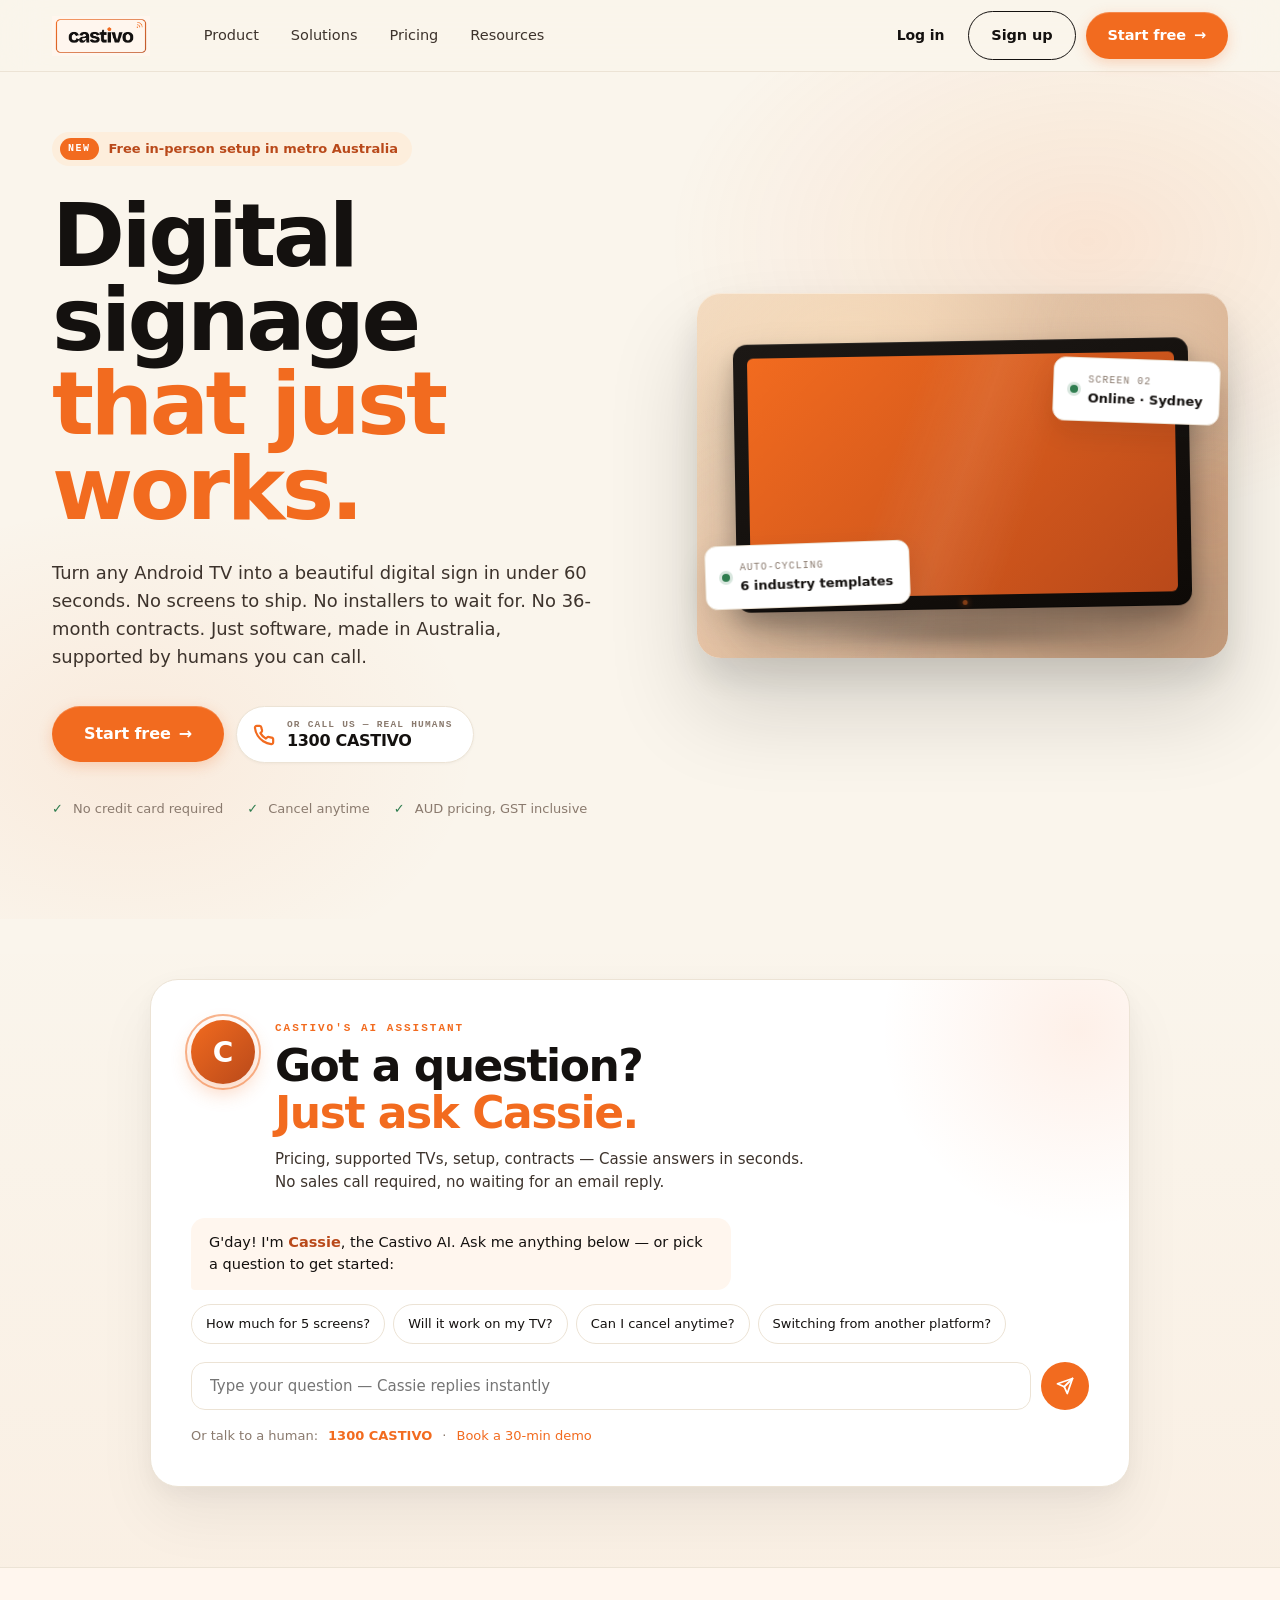
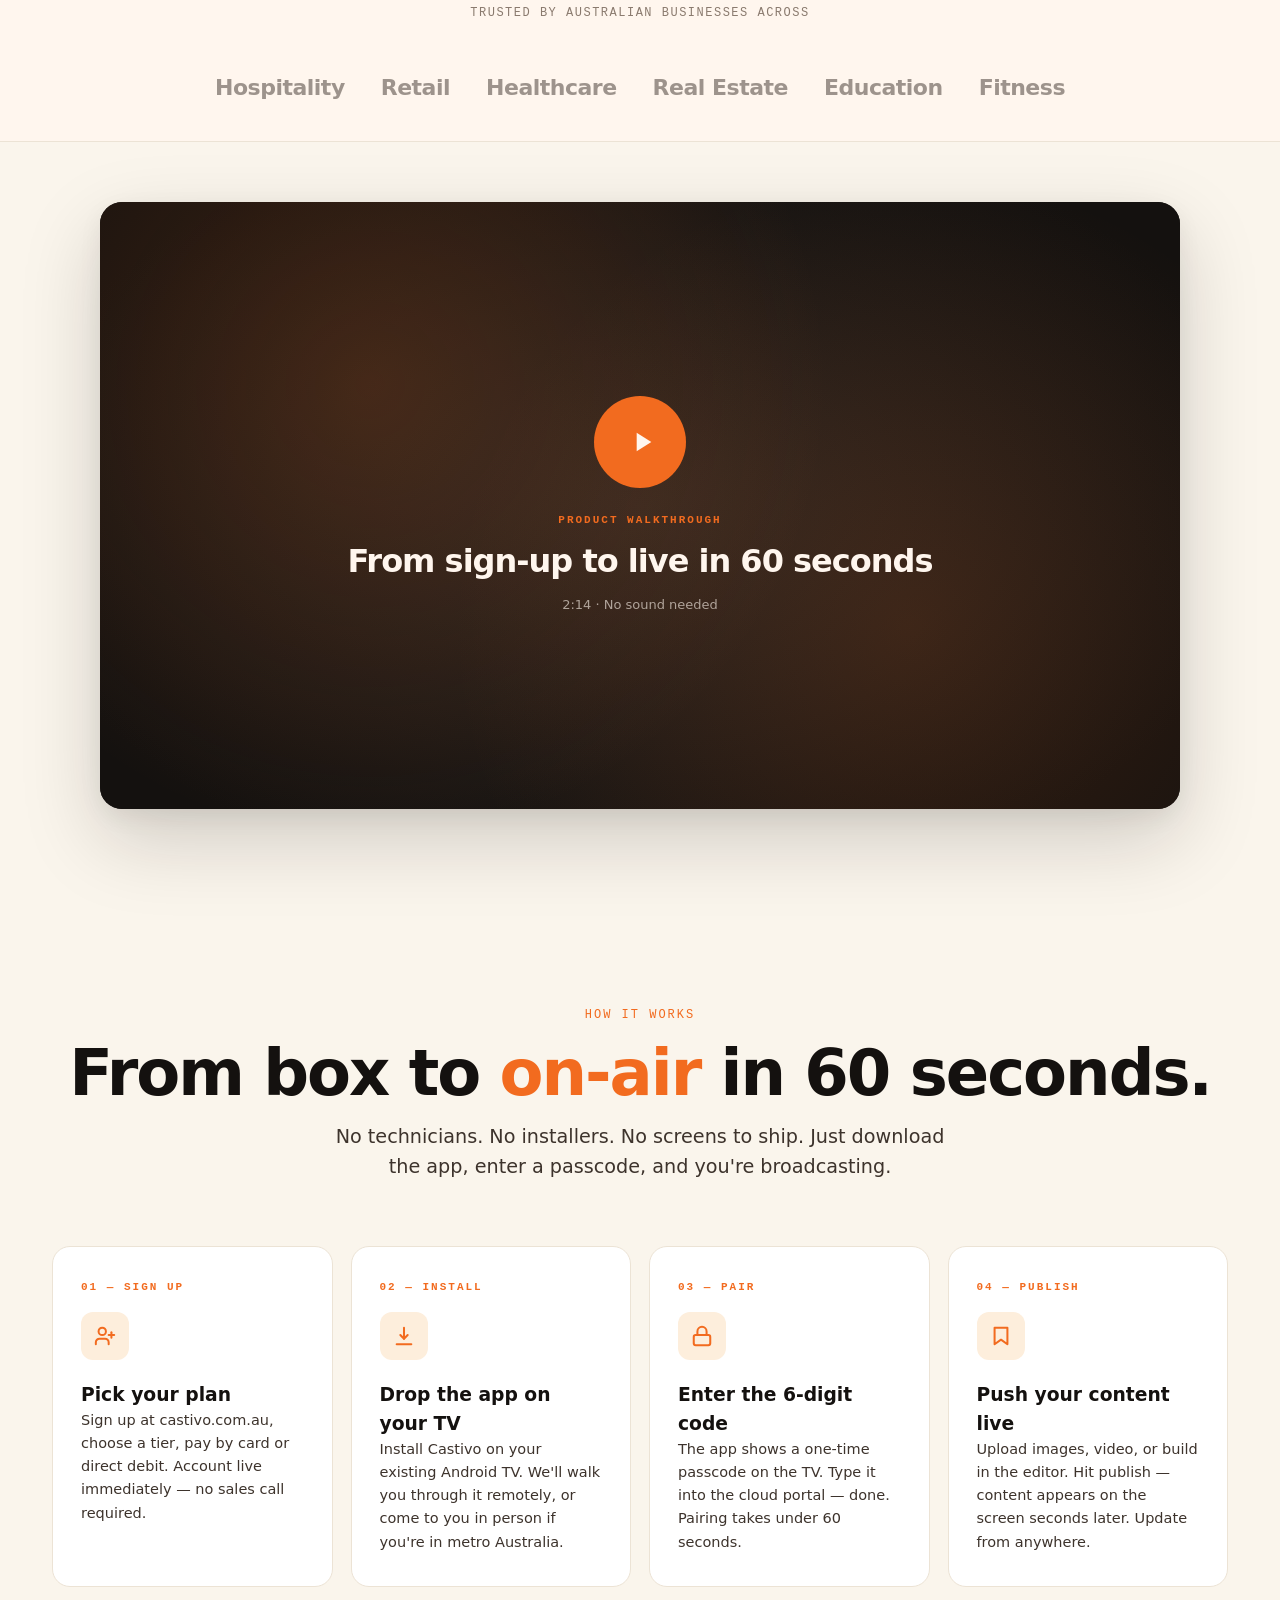
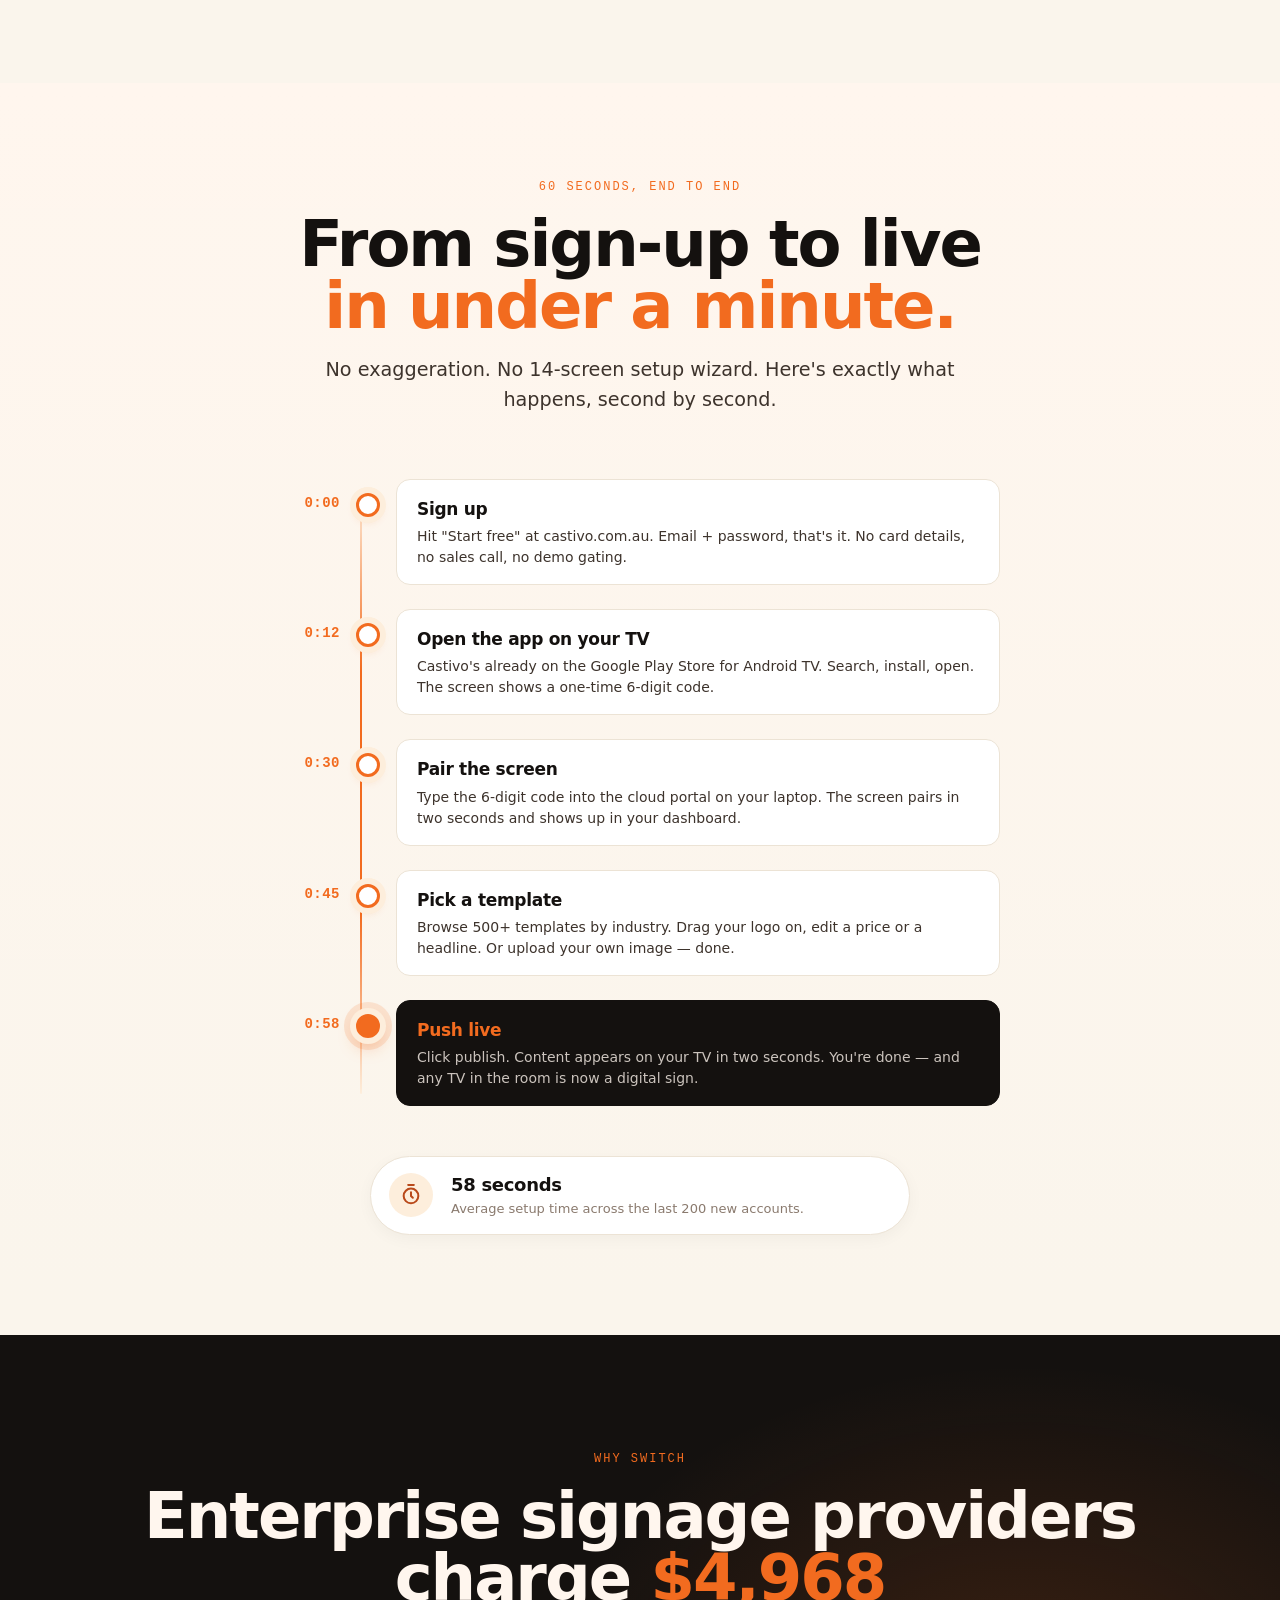
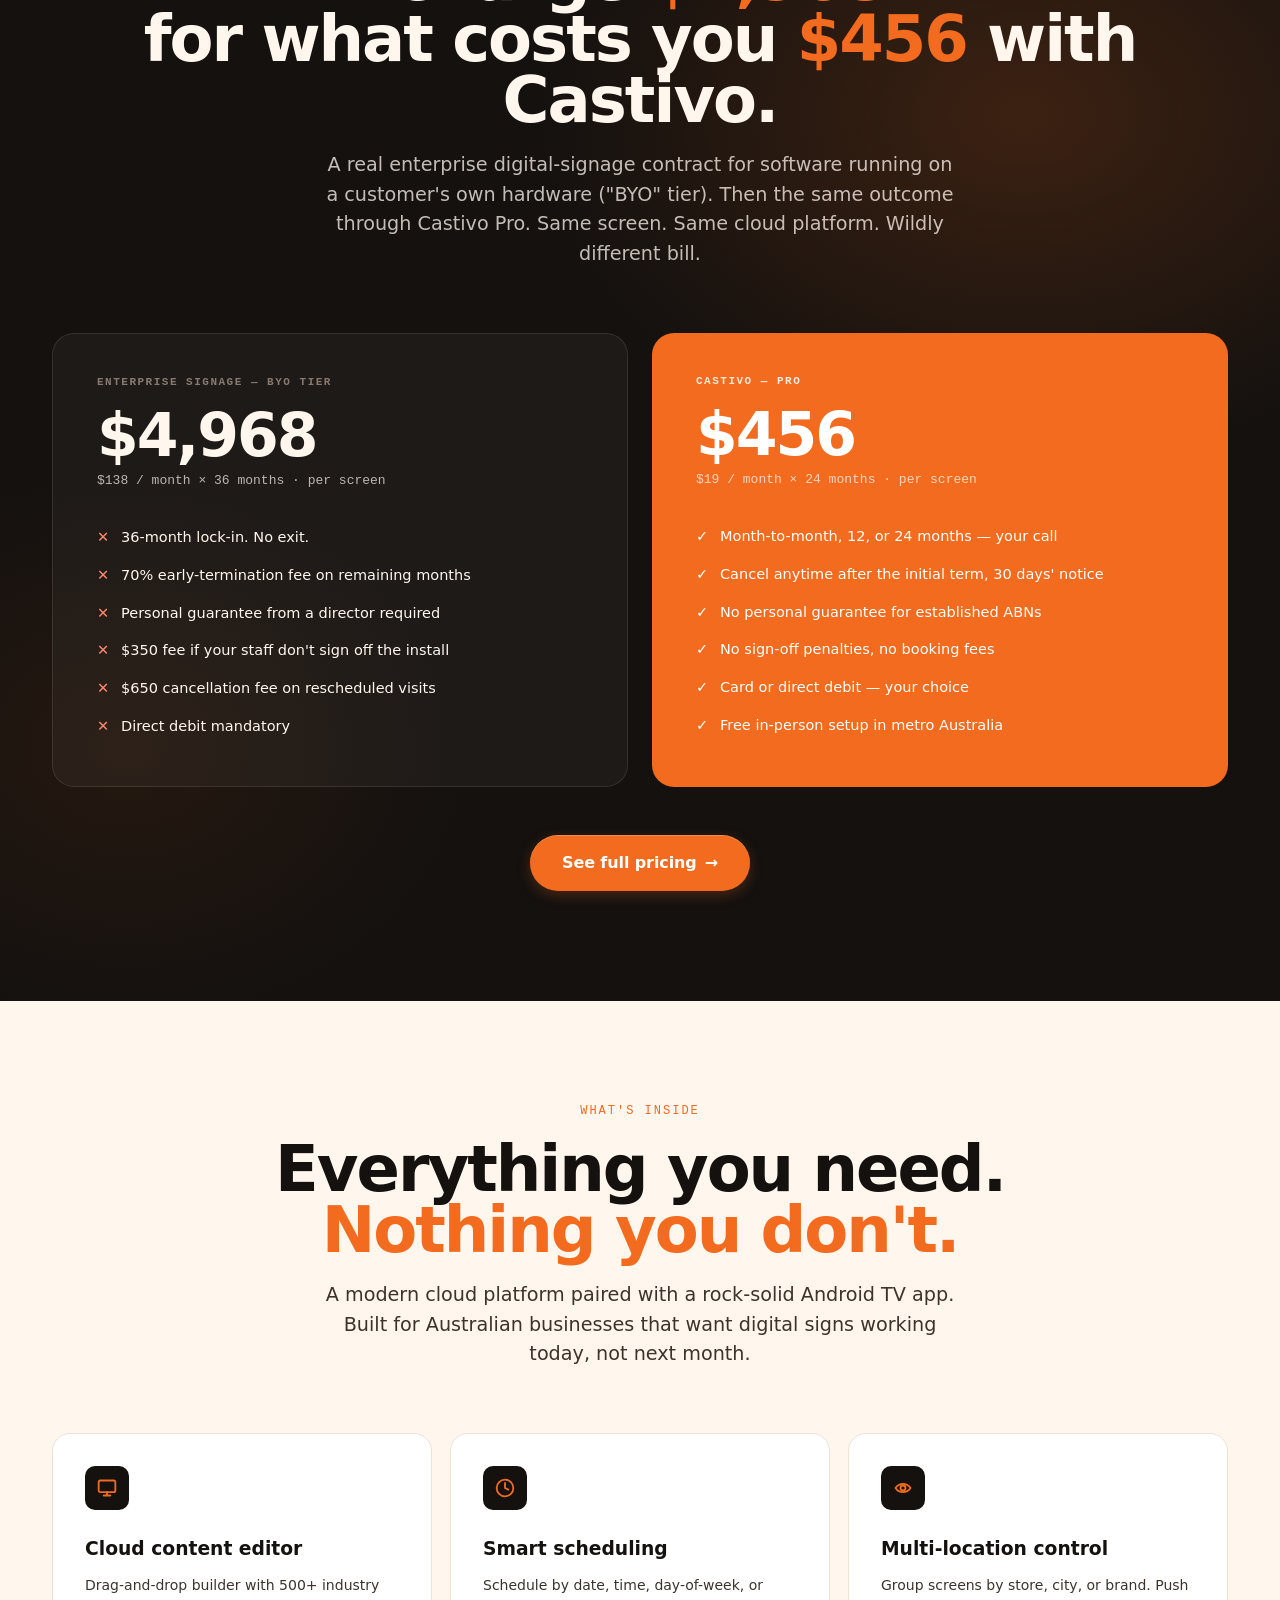
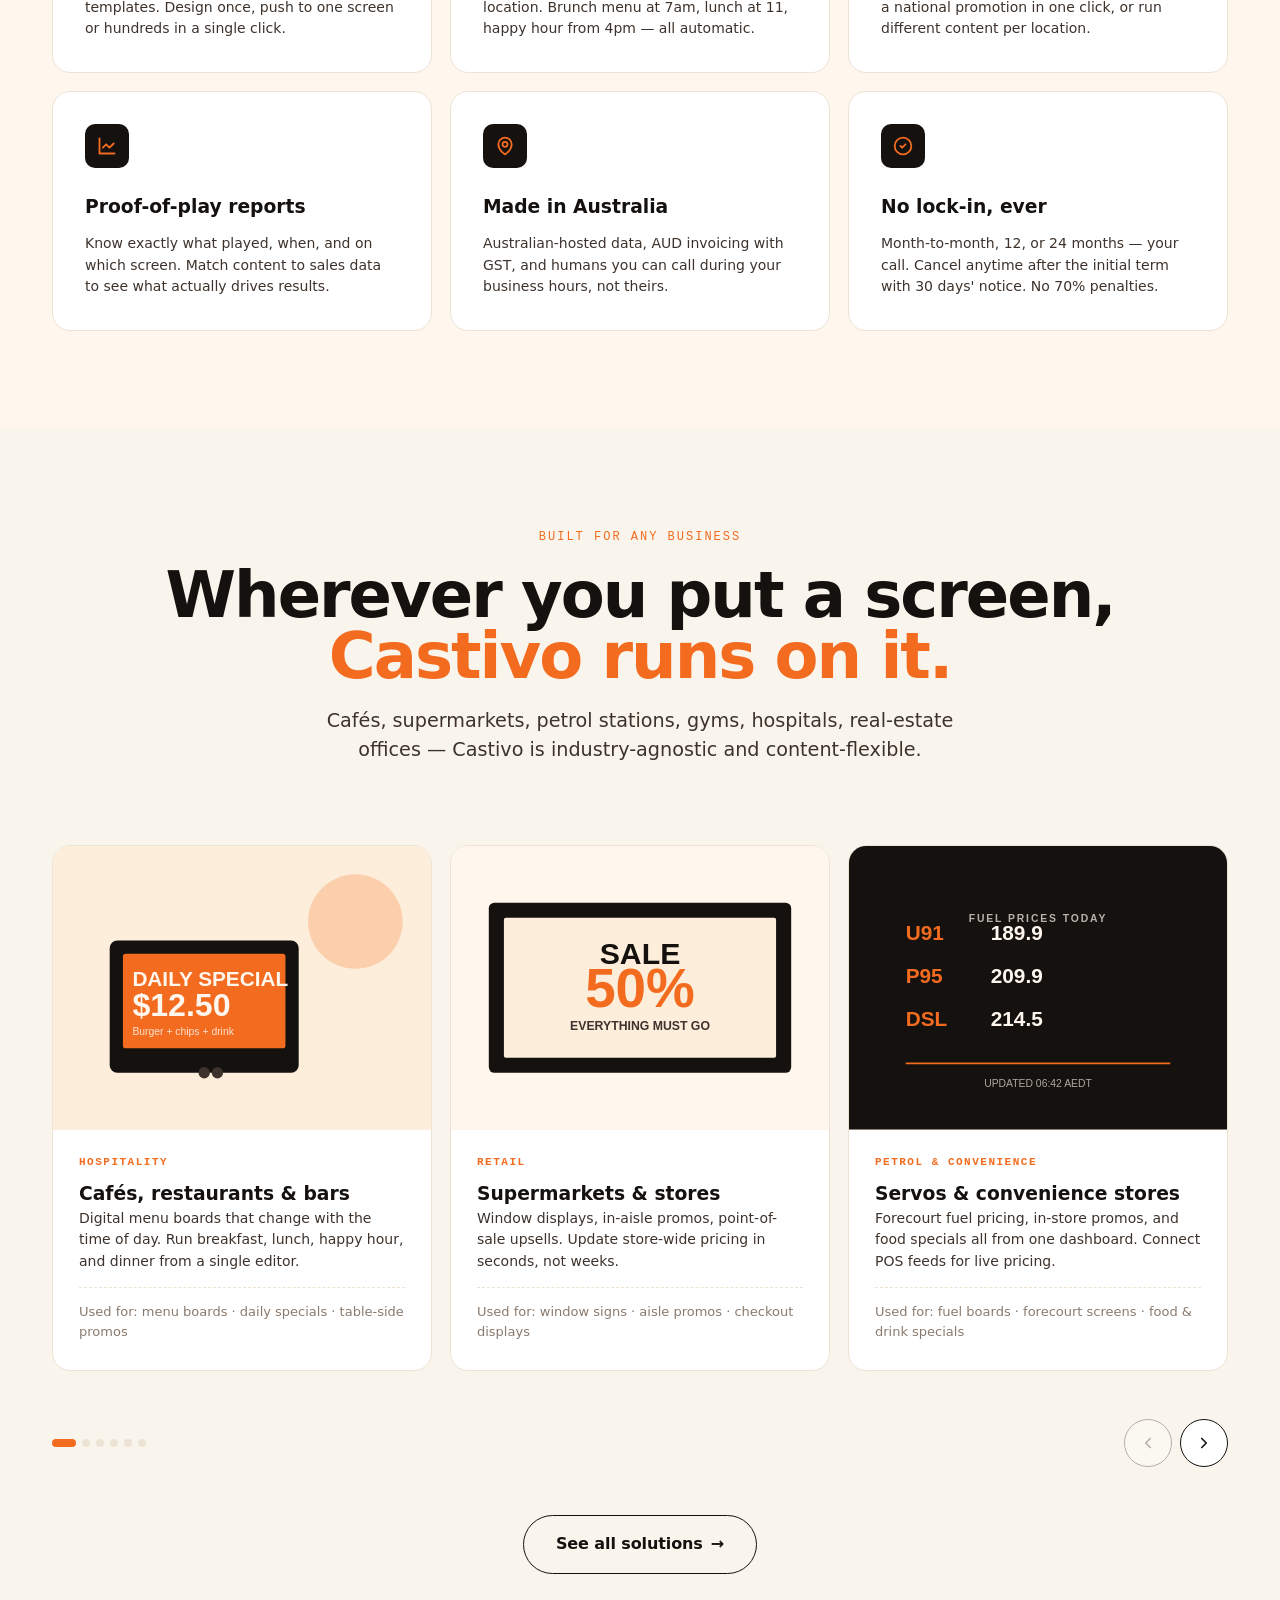
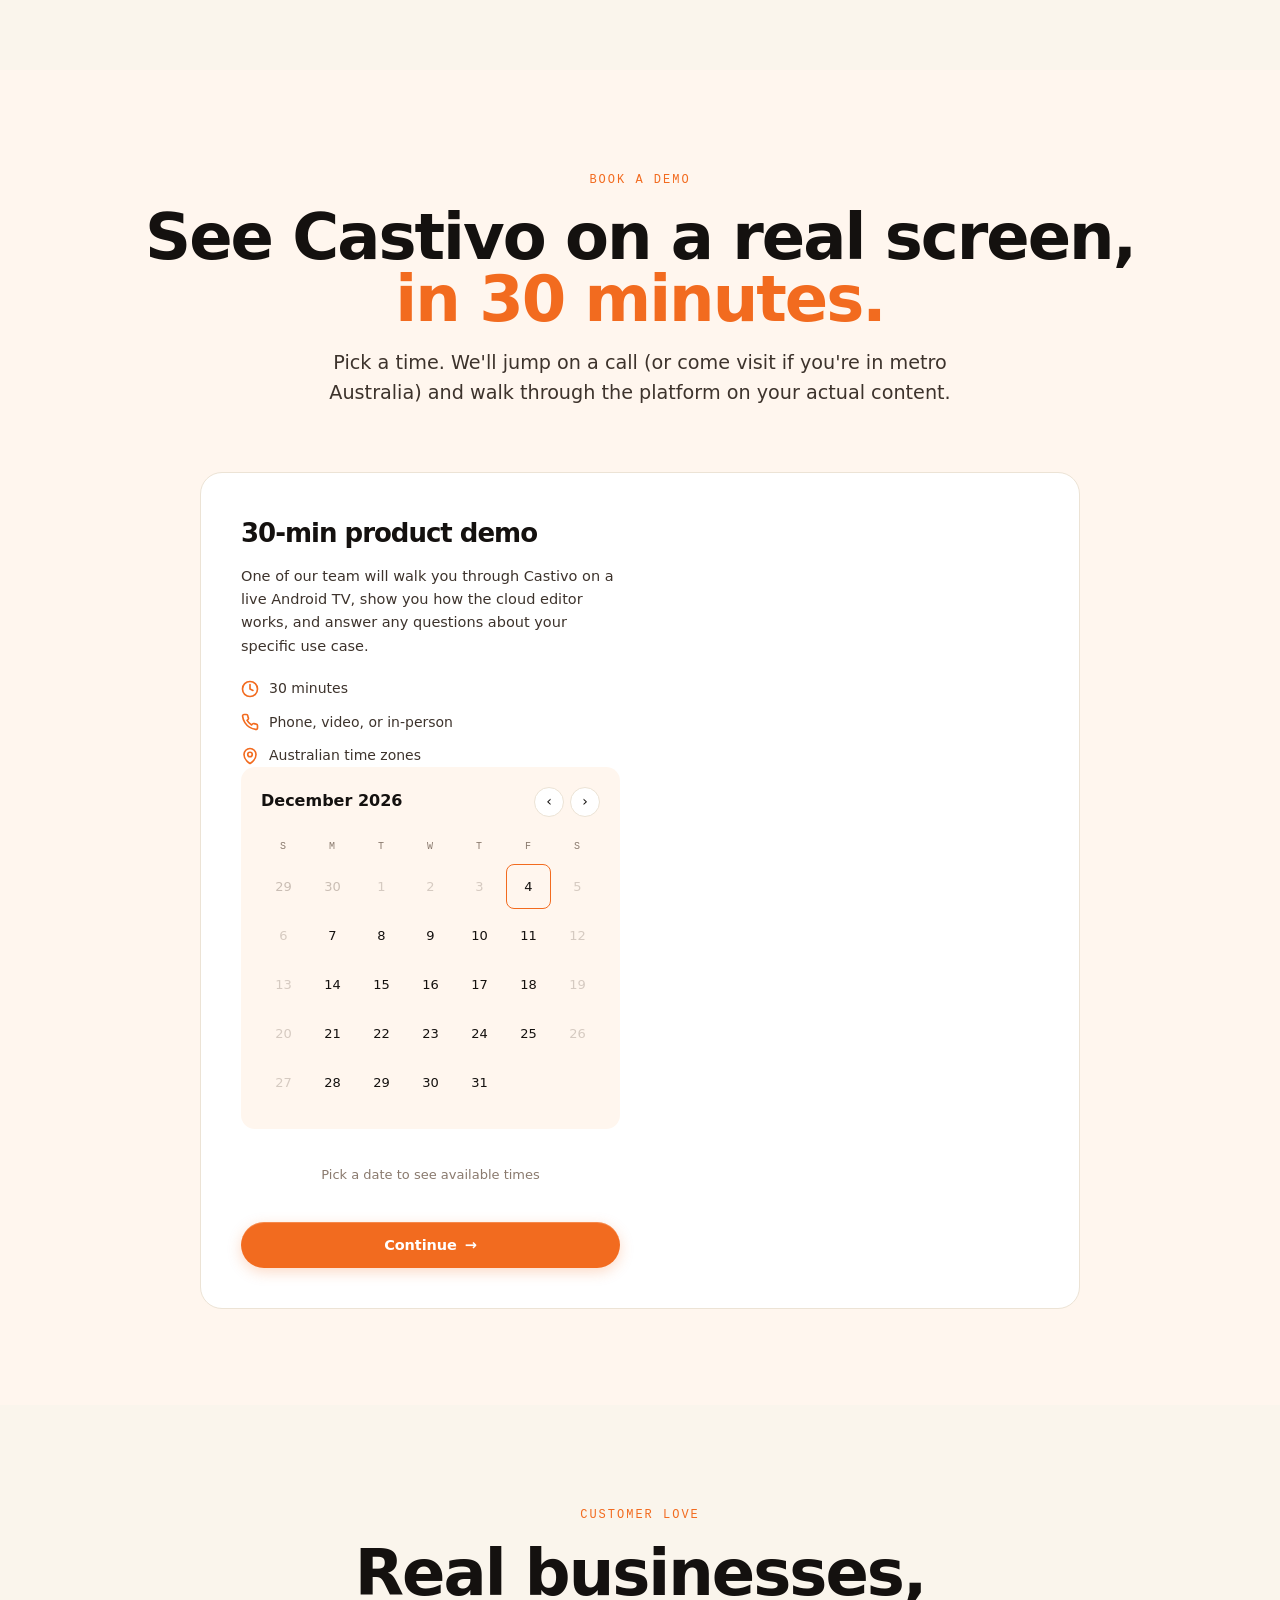
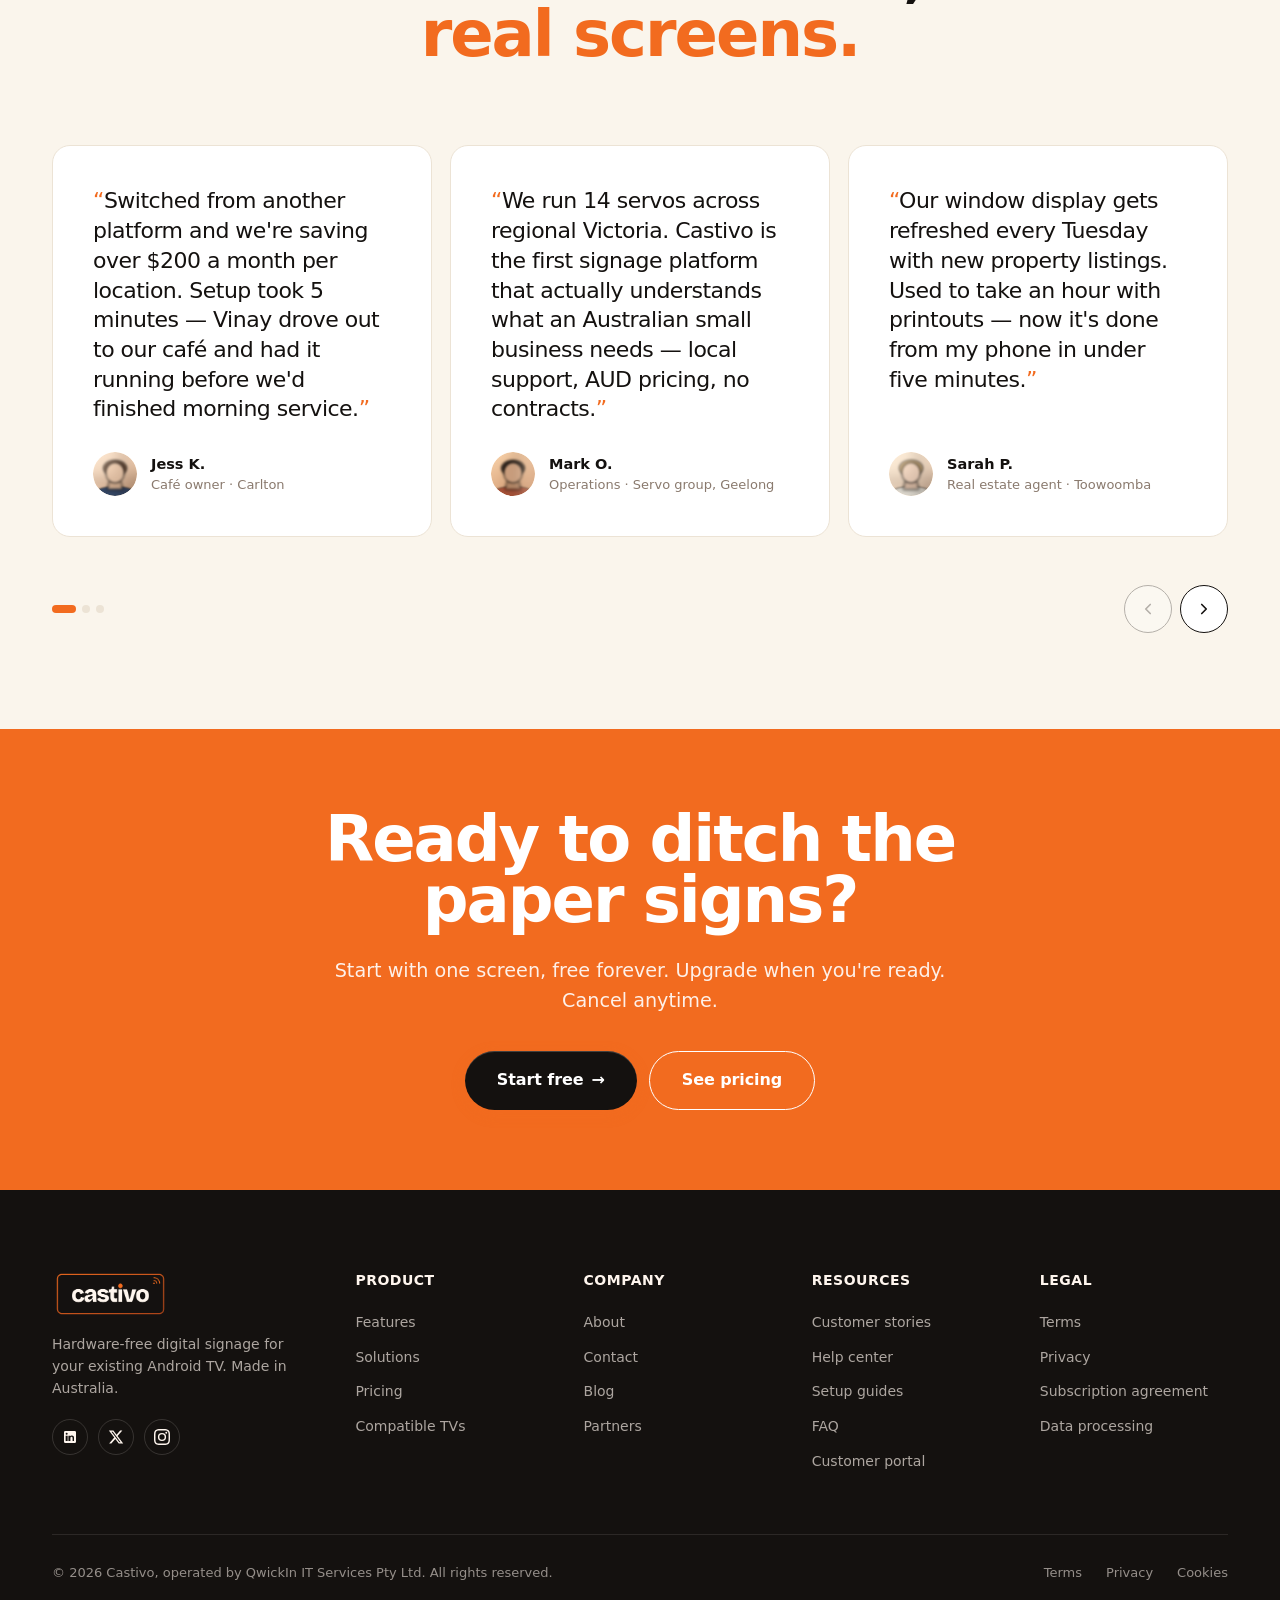
<file: index.html>
<!DOCTYPE html>
<html lang="en">
<head>
<meta charset="UTF-8">
<meta name="viewport" content="width=device-width, initial-scale=1.0">
<meta http-equiv="X-UA-Compatible" content="IE=edge">
<meta name="referrer" content="strict-origin-when-cross-origin">
<meta name="format-detection" content="telephone=no">
<!-- CSP: defence-in-depth. Real CSP should be served as an HTTP header
     via your host (see _headers / netlify.toml in repo root). -->
<meta http-equiv="Content-Security-Policy" content="default-src 'self'; img-src 'self' data: https:; style-src 'self' 'unsafe-inline' https://fonts.googleapis.com https://api.fontshare.com; font-src 'self' https://fonts.gstatic.com https://api.fontshare.com https://cdn.fontshare.com; script-src 'self' 'unsafe-inline'; connect-src 'self'; base-uri 'self'; form-action 'self';">

<title>Castivo — Hardware-free digital signage for your Android TV</title>
<meta name="description" content="Software-only digital signage that runs on your existing Android TV. Australian-built, no lock-in, fairly priced. From $9 AUD per screen per month.">
<meta name="author" content="Castivo / QwickIn IT Services Pty Ltd">
<meta name="robots" content="index, follow">
<link rel="canonical" href="https://castivo.com.au/">

<!-- Open Graph -->
<meta property="og:type" content="website">
<meta property="og:url" content="https://castivo.com.au/">
<meta property="og:title" content="Castivo — Digital signage that just works">
<meta property="og:description" content="Hardware-free, lock-in-free, hassle-free digital signage. From $9/screen/month AUD.">
<meta property="og:image" content="https://castivo.com.au/assets/og-image.png">
<meta property="og:locale" content="en_AU">
<meta property="og:site_name" content="Castivo">

<!-- Twitter Card -->
<meta name="twitter:card" content="summary_large_image">
<meta name="twitter:title" content="Castivo — Digital signage that just works">
<meta name="twitter:description" content="Hardware-free, lock-in-free, hassle-free digital signage. From $9/screen/month AUD.">
<meta name="twitter:image" content="https://castivo.com.au/assets/og-image.png">

<meta name="theme-color" content="#F26B1F">
<!-- JSON-LD: Organisation -->
<script type="application/ld+json">
{
  "@context": "https://schema.org",
  "@type": "Organization",
  "name": "Castivo",
  "url": "https://castivo.com.au",
  "logo": "https://castivo.com.au/assets/castivo-primary-light.png",
  "description": "Hardware-free digital signage software for Android TV. Australian-built.",
  "sameAs": ["https://linkedin.com/company/castivo", "https://twitter.com/castivo"],
  "contactPoint": {
    "@type": "ContactPoint",
    "contactType": "customer support",
    "email": "hello@castivo.com.au",
    "areaServed": "AU",
    "availableLanguage": "English"
  }
}
</script>
<!-- JSON-LD: LocalBusiness -->
<script type="application/ld+json">
{
  "@context": "https://schema.org",
  "@type": "SoftwareApplication",
  "name": "Castivo Digital Signage",
  "applicationCategory": "BusinessApplication",
  "operatingSystem": "Android TV 8.0+",
  "offers": {
    "@type": "Offer",
    "price": "0",
    "priceCurrency": "AUD",
    "description": "Free plan available with 1 screen, paid plans from $9 AUD per screen per month"
  },
  "aggregateRating": {
    "@type": "AggregateRating",
    "ratingValue": "4.9",
    "ratingCount": "200"
  }
}
</script>

<link rel="icon" href="assets/favicon.ico" sizes="any">
<link rel="icon" type="image/png" sizes="32x32" href="assets/favicon-32.png">
<link rel="icon" type="image/png" sizes="16x16" href="assets/favicon-16.png">
<link rel="apple-touch-icon" sizes="180x180" href="assets/apple-touch-icon.png">
<link rel="manifest" href="site.webmanifest">

<!-- Satoshi from Fontshare (free for commercial use) -->
<link rel="preconnect" href="https://api.fontshare.com" crossorigin>
<link href="https://api.fontshare.com/v2/css?f[]=satoshi@900,700,500,400&display=swap" rel="stylesheet">
<link rel="preconnect" href="https://fonts.googleapis.com">
<link rel="preconnect" href="https://fonts.gstatic.com" crossorigin>
<link href="https://fonts.googleapis.com/css2?family=JetBrains+Mono:wght@400;500;600&display=swap" rel="stylesheet">

<link rel="stylesheet" href="css/castivo.css">

<!-- Google Analytics 4 — add your GA4 Measurement ID and uncomment to enable.
<script async src="https://www.googletagmanager.com/gtag/js?id=G-XXXXXXXXXX"></script>
<script>
  window.dataLayer = window.dataLayer || [];
  function gtag(){dataLayer.push(arguments);}
  gtag('js', new Date());
  gtag('config', 'G-XXXXXXXXXX', { 'anonymize_ip': true });
</script>
-->
</head>
<body>

<!-- ===== NAV ===== -->
<nav class="nav">
  <div class="nav-inner">
    <a href="index.html" class="nav-logo" aria-label="Castivo home">
      <img src="assets/castivo-primary-light.png" alt="Castivo">
    </a>
    <ul class="nav-links">
      <li><a href="products.html">Product</a></li>
      <li><a href="solutions.html">Solutions</a></li>
      <li><a href="pricing.html">Pricing</a></li>
      <li><a href="resources.html">Resources</a></li>
    </ul>
    <div class="nav-cta">
      <a href="login.html" class="btn btn-ghost" style="padding: 9px 14px; font-size: 14px;">Log in</a>
      <a href="signup.html" class="btn btn-secondary">Sign up</a>
      <a href="pricing.html#start" class="btn btn-primary">Start free <span class="arrow">→</span></a>
    </div>
    <button class="nav-mobile-toggle" aria-label="Open menu"><span></span></button>
  </div>
</nav>

<div class="nav-mobile">
  <a href="products.html">Product</a>
  <a href="solutions.html">Solutions</a>
  <a href="pricing.html">Pricing</a>
  <a href="resources.html">Resources</a>
  <a href="login.html">Log in</a>
  <a href="signup.html">Sign up</a>
  <div class="mobile-cta">
    <a href="pricing.html#start" class="btn btn-primary btn-large">Start free</a>
  </div>
</div>

<!-- ===== HERO ===== -->
<section class="hero">
  <div class="container">
    <div class="hero-grid">
      <div>
        <div class="hero-eyebrow-wrap reveal">
          <span class="pill">New</span>
          <span class="label">Free in-person setup in metro Australia</span>
        </div>
        <h1 class="hero-headline reveal delay-1">
          Digital signage<br>
          <span class="highlight">that just works.</span>
        </h1>
        <p class="hero-sub reveal delay-2">
          Turn any Android&nbsp;TV into a beautiful digital sign in under 60 seconds. No screens to ship. No installers to wait for. No 36-month contracts. Just software, made in Australia, supported by humans you can call.
        </p>
        <div class="hero-cta reveal delay-3">
          <a href="pricing.html#start" class="btn btn-primary btn-large">Start free <span class="arrow">→</span></a>
          <a href="tel:1300227848" class="btn-phone">
            <svg viewBox="0 0 24 24" fill="none" stroke="currentColor" stroke-width="2.4" stroke-linecap="round" stroke-linejoin="round"><path d="M22 16.92v3a2 2 0 0 1-2.18 2 19.79 19.79 0 0 1-8.63-3.07 19.5 19.5 0 0 1-6-6 19.79 19.79 0 0 1-3.07-8.67A2 2 0 0 1 4.11 2h3a2 2 0 0 1 2 1.72 12.84 12.84 0 0 0 .7 2.81 2 2 0 0 1-.45 2.11L8.09 9.91a16 16 0 0 0 6 6l1.27-1.27a2 2 0 0 1 2.11-.45 12.84 12.84 0 0 0 2.81.7A2 2 0 0 1 22 16.92z"/></svg>
            <div class="btn-phone-text">
              <span class="btn-phone-eyebrow">Or call us — real humans</span>
              <span class="btn-phone-num">1300 CASTIVO</span>
            </div>
          </a>
        </div>
        <div class="hero-trust reveal delay-3">
          <span><span class="check">✓</span> No credit card required</span>
          <span><span class="check">✓</span> Cancel anytime</span>
          <span><span class="check">✓</span> AUD pricing, GST inclusive</span>
        </div>
      </div>

      <!-- Photographic-style TV with auto-cycling 6-layout demo -->
      <!-- A static photo placeholder (assets/hero-tv.jpg) is also available
           if you'd prefer a single non-animated hero image. -->
      <div class="hero-tv reveal delay-2">
        <div class="hero-tv-stage">
          <div class="hero-tv-bezel">
            <div class="hero-tv-screen">
              <!-- 1: Hospitality -->
              <div class="screen-layout sl-hosp">
                <div class="sl-eyebrow">Today's special</div>
                <div class="sl-title">Flat&nbsp;white<br>+ croissant</div>
                <div class="sl-bottom">
                  <span class="sl-meta">Until 11&nbsp;am</span>
                  <span class="sl-price">$9</span>
                </div>
              </div>
              <!-- 2: Retail -->
              <div class="screen-layout sl-retail">
                <div class="sl-retail-eyebrow">SALE</div>
                <div class="sl-retail-pct">50%</div>
                <div class="sl-retail-sub">EVERYTHING&nbsp;MUST&nbsp;GO</div>
              </div>
              <!-- 3: Petrol / fuel -->
              <div class="screen-layout sl-fuel">
                <div class="sl-fuel-head">FUEL PRICES TODAY</div>
                <div class="sl-fuel-row"><span class="t">U91</span><span class="p">189.9</span></div>
                <div class="sl-fuel-row"><span class="t">P95</span><span class="p">209.9</span></div>
                <div class="sl-fuel-row"><span class="t">DSL</span><span class="p">214.5</span></div>
                <div class="sl-fuel-foot">UPDATED 06:42 AEDT</div>
              </div>
              <!-- 4: Healthcare queue -->
              <div class="screen-layout sl-clinic">
                <div class="sl-clinic-eyebrow">NOW SERVING</div>
                <div class="sl-clinic-num">A042</div>
                <div class="sl-clinic-room">ROOM 3</div>
              </div>
              <!-- 5: Real estate -->
              <div class="screen-layout sl-listing">
                <div class="sl-listing-eyebrow">NEW LISTING</div>
                <div class="sl-listing-addr">3 / 142 Smith&nbsp;St</div>
                <div class="sl-listing-meta">Fitzroy &middot; 2 bed &middot; 1 bath</div>
                <div class="sl-listing-price">$895,000</div>
              </div>
              <!-- 6: Fitness classes -->
              <div class="screen-layout sl-classes">
                <div class="sl-classes-head">CLASSES TODAY</div>
                <div class="sl-classes-row"><span class="t">06:00</span><span class="c">HIIT</span></div>
                <div class="sl-classes-row"><span class="t">07:30</span><span class="c hl">YOGA</span></div>
                <div class="sl-classes-row"><span class="t">17:30</span><span class="c">SPIN</span></div>
              </div>
            </div>
          </div>
          <div class="hero-tv-shadow"></div>
          <div class="hero-tv-bokeh b1"></div>
          <div class="hero-tv-bokeh b2"></div>
          <div class="hero-tv-bokeh b3"></div>
        </div>
        <div class="hint-card top">
          <div class="dot"></div>
          <div>
            <span class="meta">Screen 02</span>
            <span class="label">Online &middot; Sydney</span>
          </div>
        </div>
        <div class="hint-card bottom">
          <div class="dot"></div>
          <div>
            <span class="meta">Auto-cycling</span>
            <span class="label">6 industry templates</span>
          </div>
        </div>
      </div>
    </div>
  </div>
</section>

<!-- ===== INLINE CASSIE — 'Ask Cassie anything' ===== -->
<section class="cassie-inline-section">
  <div class="container">
    <div class="cassie-inline reveal">
      <div class="cassie-inline-head">
        <div class="cassie-avatar-large">
          <div class="cassie-avatar-pulse"></div>
          <span>C</span>
        </div>
        <div>
          <div class="cassie-eyebrow">Castivo's AI assistant</div>
          <h2 class="cassie-headline">Got a question?<br><span class="accent">Just ask Cassie.</span></h2>
          <p class="cassie-sub">Pricing, supported TVs, setup, contracts — Cassie answers in seconds. No sales call required, no waiting for an email reply.</p>
        </div>
      </div>
      <div class="cassie-chat" data-cassie-inline>
        <div class="cassie-msg from-bot">
          G'day! I'm <b>Cassie</b>, the Castivo AI. Ask me anything below — or pick a question to get started:
        </div>
        <div class="cassie-suggestions">
          <button class="cassie-chip" data-prompt="How much would Castivo cost for 5 screens?">How much for 5 screens?</button>
          <button class="cassie-chip" data-prompt="Will Castivo work on my Hisense Android TV?">Will it work on my TV?</button>
          <button class="cassie-chip" data-prompt="Can I cancel anytime?">Can I cancel anytime?</button>
          <button class="cassie-chip" data-prompt="How do I switch from another signage platform?">Switching from another platform?</button>
        </div>
        <div class="cassie-input-row">
          <input type="text" placeholder="Type your question — Cassie replies instantly" aria-label="Ask Cassie a question">
          <button class="cassie-send" aria-label="Send message">
            <svg width="18" height="18" viewBox="0 0 24 24" fill="none" stroke="currentColor" stroke-width="2.4" stroke-linecap="round" stroke-linejoin="round"><line x1="22" y1="2" x2="11" y2="13"/><polygon points="22 2 15 22 11 13 2 9 22 2"/></svg>
          </button>
        </div>
        <div class="cassie-foot">
          <span>Or talk to a human:</span>
          <a href="tel:1300227848"><b>1300 CASTIVO</b></a>
          <span>&middot;</span>
          <a href="#book-demo">Book a 30-min demo</a>
        </div>
      </div>
    </div>
  </div>
</section>

<!-- ===== LOGO STRIP / TRUST ===== -->
<section class="logo-strip">
  <div class="container logo-strip-inner">
    <span class="label">Trusted by Australian businesses across</span>
    <div class="companies">
      <span>Hospitality</span>
      <span>Retail</span>
      <span>Healthcare</span>
      <span>Real Estate</span>
      <span>Education</span>
      <span>Fitness</span>
    </div>
  </div>
</section>


<!-- ===== DEMO VIDEO ===== -->
<section class="video-section">
  <div class="container">
    <div class="video-frame" role="button" tabindex="0" aria-label="Play product walkthrough video">
      <div class="video-poster">
        <div class="video-poster-content">
          <button class="video-play-btn" aria-label="Play video">
            <svg viewBox="0 0 24 24"><path d="M8 5v14l11-7z"/></svg>
          </button>
          <div class="label">Product walkthrough</div>
          <div class="title">From sign-up to live in 60 seconds</div>
          <div class="runtime">2:14 · No sound needed</div>
        </div>
      </div>
    </div>
  </div>
</section>

<!-- Video modal -->
<div class="video-modal">
  <div class="video-modal-content">
    <button class="video-modal-close" aria-label="Close video">
      <svg width="20" height="20" viewBox="0 0 24 24" fill="none" stroke="currentColor" stroke-width="2.4" stroke-linecap="round" stroke-linejoin="round"><line x1="18" y1="6" x2="6" y2="18"/><line x1="6" y1="6" x2="18" y2="18"/></svg>
    </button>
    <div style="display: flex; align-items: center; justify-content: center; height: 100%; flex-direction: column; color: var(--cream); padding: 40px; text-align: center;">
      <div style="font-family: var(--font-mono); font-size: 12px; letter-spacing: 2px; color: var(--tangerine); margin-bottom: 12px;">DEMO PLACEHOLDER</div>
      <div style="font-family: var(--font-display); font-weight: 700; font-size: 28px; letter-spacing: -1px; margin-bottom: 12px;">Video coming soon</div>
      <div style="font-size: 15px; color: rgba(255,246,238,0.65); max-width: 420px;">In production, this modal would embed the actual product walkthrough video (2:14 runtime).</div>
    </div>
  </div>
</div>


<!-- ===== HOW IT WORKS ===== -->
<section class="section" id="how">
  <div class="container">
    <div class="section-head reveal">
      <div class="eyebrow">How it works</div>
      <h2 class="h-display h2">From box to <span class="accent">on-air</span> in 60 seconds.</h2>
      <p class="lead">No technicians. No installers. No screens to ship. Just download the app, enter a passcode, and you're broadcasting.</p>
    </div>
    <div class="steps-grid">
      <div class="step-card reveal">
        <div class="step-num">01 — SIGN UP</div>
        <div class="step-icon">
          <svg width="22" height="22" viewBox="0 0 24 24" fill="none" stroke="currentColor" stroke-width="2.2" stroke-linecap="round" stroke-linejoin="round"><path d="M16 21v-2a4 4 0 0 0-4-4H6a4 4 0 0 0-4 4v2"/><circle cx="9" cy="7" r="4"/><path d="M19 8v6"/><path d="M22 11h-6"/></svg>
        </div>
        <h3>Pick your plan</h3>
        <p>Sign up at castivo.com.au, choose a tier, pay by card or direct debit. Account live immediately — no sales call required.</p>
      </div>
      <div class="step-card reveal delay-1">
        <div class="step-num">02 — INSTALL</div>
        <div class="step-icon">
          <svg width="22" height="22" viewBox="0 0 24 24" fill="none" stroke="currentColor" stroke-width="2.2" stroke-linecap="round" stroke-linejoin="round"><path d="M12 3v12"/><path d="m8 11 4 4 4-4"/><path d="M20 21H4"/></svg>
        </div>
        <h3>Drop the app on your TV</h3>
        <p>Install Castivo on your existing Android TV. We'll walk you through it remotely, or come to you in person if you're in metro Australia.</p>
      </div>
      <div class="step-card reveal delay-2">
        <div class="step-num">03 — PAIR</div>
        <div class="step-icon">
          <svg width="22" height="22" viewBox="0 0 24 24" fill="none" stroke="currentColor" stroke-width="2.2" stroke-linecap="round" stroke-linejoin="round"><rect x="3" y="11" width="18" height="11" rx="2"/><path d="M7 11V7a5 5 0 0 1 10 0v4"/></svg>
        </div>
        <h3>Enter the 6-digit code</h3>
        <p>The app shows a one-time passcode on the TV. Type it into the cloud portal — done. Pairing takes under 60 seconds.</p>
      </div>
      <div class="step-card reveal delay-3">
        <div class="step-num">04 — PUBLISH</div>
        <div class="step-icon">
          <svg width="22" height="22" viewBox="0 0 24 24" fill="none" stroke="currentColor" stroke-width="2.2" stroke-linecap="round" stroke-linejoin="round"><path d="M5 3v18l7-5 7 5V3z"/></svg>
        </div>
        <h3>Push your content live</h3>
        <p>Upload images, video, or build in the editor. Hit publish — content appears on the screen seconds later. Update from anywhere.</p>
      </div>
    </div>
  </div>
</section>

<!-- ===== 60-SECOND PROOF — visual setup timeline ===== -->
<section class="proof-section">
  <div class="container">
    <div class="section-head reveal">
      <div class="eyebrow">60 seconds, end to end</div>
      <h2 class="h-display h2">From sign-up to live<br><span class="accent">in under a minute.</span></h2>
      <p class="lead">No exaggeration. No 14-screen setup wizard. Here's exactly what happens, second by second.</p>
    </div>

    <div class="proof-timeline">
      <div class="proof-line"></div>

      <div class="proof-step reveal">
        <div class="proof-time">0:00</div>
        <div class="proof-dot"></div>
        <div class="proof-card">
          <div class="proof-action">Sign up</div>
          <p>Hit "Start free" at castivo.com.au. Email + password, that's it. No card details, no sales call, no demo gating.</p>
        </div>
      </div>

      <div class="proof-step reveal delay-1">
        <div class="proof-time">0:12</div>
        <div class="proof-dot"></div>
        <div class="proof-card">
          <div class="proof-action">Open the app on your TV</div>
          <p>Castivo's already on the Google Play Store for Android TV. Search, install, open. The screen shows a one-time 6-digit code.</p>
        </div>
      </div>

      <div class="proof-step reveal delay-2">
        <div class="proof-time">0:30</div>
        <div class="proof-dot"></div>
        <div class="proof-card">
          <div class="proof-action">Pair the screen</div>
          <p>Type the 6-digit code into the cloud portal on your laptop. The screen pairs in two seconds and shows up in your dashboard.</p>
        </div>
      </div>

      <div class="proof-step reveal delay-3">
        <div class="proof-time">0:45</div>
        <div class="proof-dot"></div>
        <div class="proof-card">
          <div class="proof-action">Pick a template</div>
          <p>Browse 500+ templates by industry. Drag your logo on, edit a price or a headline. Or upload your own image — done.</p>
        </div>
      </div>

      <div class="proof-step reveal">
        <div class="proof-time">0:58</div>
        <div class="proof-dot final"></div>
        <div class="proof-card final">
          <div class="proof-action">Push live</div>
          <p>Click publish. Content appears on your TV in two seconds. You're done — and any TV in the room is now a digital sign.</p>
        </div>
      </div>
    </div>

    <div class="proof-badge reveal">
      <div class="proof-stopwatch">
        <svg width="22" height="22" viewBox="0 0 24 24" fill="none" stroke="currentColor" stroke-width="2.2" stroke-linecap="round" stroke-linejoin="round"><circle cx="12" cy="13" r="8"/><path d="M12 9v4l2 2"/><path d="M9 1h6"/></svg>
      </div>
      <div>
        <div class="proof-badge-num">58 seconds</div>
        <div class="proof-badge-label">Average setup time across the last 200 new accounts.</div>
      </div>
    </div>
  </div>
</section>


<!-- ===== THE WEDGE — promoted above features ===== -->
<section class="wedge-section">
  <div class="container">
    <div class="section-head reveal">
      <div class="eyebrow">Why switch</div>
      <h2 class="h-display h2">Enterprise signage providers charge <span class="accent">$4,968</span><br>for what costs you <span class="accent">$456</span> with Castivo.</h2>
      <p class="lead">A real enterprise digital-signage contract for software running on a customer's own hardware ("BYO" tier). Then the same outcome through Castivo Pro. Same screen. Same cloud platform. Wildly different bill.</p>
    </div>

    <div class="wedge-grid">
      <div class="wedge-card them reveal">
        <div class="label">Enterprise signage — BYO tier</div>
        <div class="total">$4,968</div>
        <div class="breakdown">$138 / month × 36 months · per screen</div>
        <ul>
          <li>36-month lock-in. No exit.</li>
          <li>70% early-termination fee on remaining months</li>
          <li>Personal guarantee from a director required</li>
          <li>$350 fee if your staff don't sign off the install</li>
          <li>$650 cancellation fee on rescheduled visits</li>
          <li>Direct debit mandatory</li>
        </ul>
      </div>
      <div class="wedge-card us reveal delay-1">
        <div class="label">Castivo — Pro</div>
        <div class="total">$456</div>
        <div class="breakdown">$19 / month × 24 months · per screen</div>
        <ul>
          <li>Month-to-month, 12, or 24 months — your call</li>
          <li>Cancel anytime after the initial term, 30 days' notice</li>
          <li>No personal guarantee for established ABNs</li>
          <li>No sign-off penalties, no booking fees</li>
          <li>Card or direct debit — your choice</li>
          <li>Free in-person setup in metro Australia</li>
        </ul>
      </div>
    </div>
    <div class="text-center" style="margin-top: 48px;">
      <a href="pricing.html" class="btn btn-primary btn-large">See full pricing <span class="arrow">→</span></a>
    </div>
  </div>
</section>


<!-- ===== FEATURES ===== -->
<section class="section" style="background: var(--cream);">
  <div class="container">
    <div class="section-head reveal">
      <div class="eyebrow">What's inside</div>
      <h2 class="h-display h2">Everything you need.<br><span class="accent">Nothing you don't.</span></h2>
      <p class="lead">A modern cloud platform paired with a rock-solid Android TV app. Built for Australian businesses that want digital signs working today, not next month.</p>
    </div>
    <div class="feature-grid">
      <div class="feature-card reveal">
        <div class="feat-icon"><svg width="20" height="20" viewBox="0 0 24 24" fill="none" stroke="currentColor" stroke-width="2.2" stroke-linecap="round" stroke-linejoin="round"><rect x="2" y="3" width="20" height="14" rx="2"/><path d="M8 21h8M12 17v4"/></svg></div>
        <h3>Cloud content editor</h3>
        <p>Drag-and-drop builder with 500+ industry templates. Design once, push to one screen or hundreds in a single click.</p>
      </div>
      <div class="feature-card reveal delay-1">
        <div class="feat-icon"><svg width="20" height="20" viewBox="0 0 24 24" fill="none" stroke="currentColor" stroke-width="2.2" stroke-linecap="round" stroke-linejoin="round"><circle cx="12" cy="12" r="10"/><polyline points="12 6 12 12 16 14"/></svg></div>
        <h3>Smart scheduling</h3>
        <p>Schedule by date, time, day-of-week, or location. Brunch menu at 7am, lunch at 11, happy hour from 4pm — all automatic.</p>
      </div>
      <div class="feature-card reveal delay-2">
        <div class="feat-icon"><svg width="20" height="20" viewBox="0 0 24 24" fill="none" stroke="currentColor" stroke-width="2.2" stroke-linecap="round" stroke-linejoin="round"><path d="M21 12c-2-3-5-5-9-5S5 9 3 12c2 3 5 5 9 5s7-2 9-5z"/><circle cx="12" cy="12" r="3"/></svg></div>
        <h3>Multi-location control</h3>
        <p>Group screens by store, city, or brand. Push a national promotion in one click, or run different content per location.</p>
      </div>
      <div class="feature-card reveal">
        <div class="feat-icon"><svg width="20" height="20" viewBox="0 0 24 24" fill="none" stroke="currentColor" stroke-width="2.2" stroke-linecap="round" stroke-linejoin="round"><path d="M3 3v18h18"/><path d="M7 14l4-4 4 4 5-5"/></svg></div>
        <h3>Proof-of-play reports</h3>
        <p>Know exactly what played, when, and on which screen. Match content to sales data to see what actually drives results.</p>
      </div>
      <div class="feature-card reveal delay-1">
        <div class="feat-icon"><svg width="20" height="20" viewBox="0 0 24 24" fill="none" stroke="currentColor" stroke-width="2.2" stroke-linecap="round" stroke-linejoin="round"><path d="M12 22s-8-4.5-8-12a8 8 0 0 1 16 0c0 7.5-8 12-8 12z"/><circle cx="12" cy="10" r="3"/></svg></div>
        <h3>Made in Australia</h3>
        <p>Australian-hosted data, AUD invoicing with GST, and humans you can call during your business hours, not theirs.</p>
      </div>
      <div class="feature-card reveal delay-2">
        <div class="feat-icon"><svg width="20" height="20" viewBox="0 0 24 24" fill="none" stroke="currentColor" stroke-width="2.2" stroke-linecap="round" stroke-linejoin="round"><path d="M9 12l2 2 4-4"/><circle cx="12" cy="12" r="10"/></svg></div>
        <h3>No lock-in, ever</h3>
        <p>Month-to-month, 12, or 24 months — your call. Cancel anytime after the initial term with 30 days' notice. No 70% penalties.</p>
      </div>
    </div>
  </div>
</section>

<!-- ===== INDUSTRY CAROUSEL ===== -->
<section class="section">
  <div class="container">
    <div class="section-head reveal">
      <div class="eyebrow">Built for any business</div>
      <h2 class="h-display h2">Wherever you put a screen,<br><span class="accent">Castivo runs on it.</span></h2>
      <p class="lead">Cafés, supermarkets, petrol stations, gyms, hospitals, real-estate offices — Castivo is industry-agnostic and content-flexible.</p>
    </div>

    <div class="carousel" data-carousel>
      <div class="carousel-track-wrap">
        <div class="carousel-track">
          <!-- Hospitality -->
          <article class="carousel-card">
            <div class="carousel-card-visual">
              <svg viewBox="0 0 400 300" preserveAspectRatio="xMidYMid slice">
                <rect width="400" height="300" fill="#FDEEDC"/>
                <circle cx="320" cy="80" r="50" fill="#F26B1F" opacity="0.25"/>
                <rect x="60" y="100" width="200" height="140" rx="8" fill="#14110F"/>
                <rect x="74" y="114" width="172" height="100" rx="3" fill="#F26B1F"/>
                <text x="84" y="148" font-family="Bricolage Grotesque, sans-serif" font-weight="800" font-size="22" fill="#FFF6EE">DAILY SPECIAL</text>
                <text x="84" y="180" font-family="Bricolage Grotesque, sans-serif" font-weight="800" font-size="34" fill="#FFF6EE">$12.50</text>
                <text x="84" y="200" font-family="Inter Tight, sans-serif" font-size="11" fill="#FFF6EE" opacity="0.85">Burger + chips + drink</text>
                <circle cx="160" cy="240" r="6" fill="#3D332C"/>
                <circle cx="174" cy="240" r="6" fill="#3D332C"/>
              </svg>
            </div>
            <div class="carousel-card-body">
              <span class="tag">Hospitality</span>
              <h3>Cafés, restaurants &amp; bars</h3>
              <p>Digital menu boards that change with the time of day. Run breakfast, lunch, happy hour, and dinner from a single editor.</p>
              <div class="examples">Used for: menu boards · daily specials · table-side promos</div>
            </div>
          </article>

          <!-- Retail -->
          <article class="carousel-card">
            <div class="carousel-card-visual">
              <svg viewBox="0 0 400 300" preserveAspectRatio="xMidYMid slice">
                <rect width="400" height="300" fill="#FFF6EE"/>
                <rect x="40" y="60" width="320" height="180" rx="6" fill="#14110F"/>
                <rect x="56" y="76" width="288" height="148" rx="2" fill="#FDEEDC"/>
                <text x="200" y="125" text-anchor="middle" font-family="Bricolage Grotesque, sans-serif" font-weight="800" font-size="32" fill="#14110F">SALE</text>
                <text x="200" y="170" text-anchor="middle" font-family="Bricolage Grotesque, sans-serif" font-weight="800" font-size="58" fill="#F26B1F">50%</text>
                <text x="200" y="195" text-anchor="middle" font-family="Inter Tight, sans-serif" font-weight="600" font-size="13" fill="#3D332C">EVERYTHING MUST GO</text>
              </svg>
            </div>
            <div class="carousel-card-body">
              <span class="tag">Retail</span>
              <h3>Supermarkets &amp; stores</h3>
              <p>Window displays, in-aisle promos, point-of-sale upsells. Update store-wide pricing in seconds, not weeks.</p>
              <div class="examples">Used for: window signs · aisle promos · checkout displays</div>
            </div>
          </article>

          <!-- Petrol stations -->
          <article class="carousel-card">
            <div class="carousel-card-visual">
              <svg viewBox="0 0 400 300" preserveAspectRatio="xMidYMid slice">
                <rect width="400" height="300" fill="#14110F"/>
                <text x="200" y="80" text-anchor="middle" font-family="Inter Tight, sans-serif" font-size="11" font-weight="600" fill="#FFF6EE" opacity="0.7" letter-spacing="2">FUEL PRICES TODAY</text>
                <g transform="translate(60, 100)">
                  <text font-family="Bricolage Grotesque, sans-serif" font-weight="800" font-size="22" fill="#F26B1F">U91</text>
                  <text x="90" font-family="Bricolage Grotesque, sans-serif" font-weight="800" font-size="22" fill="#FFF6EE">189.9</text>
                </g>
                <g transform="translate(60, 145)">
                  <text font-family="Bricolage Grotesque, sans-serif" font-weight="800" font-size="22" fill="#F26B1F">P95</text>
                  <text x="90" font-family="Bricolage Grotesque, sans-serif" font-weight="800" font-size="22" fill="#FFF6EE">209.9</text>
                </g>
                <g transform="translate(60, 190)">
                  <text font-family="Bricolage Grotesque, sans-serif" font-weight="800" font-size="22" fill="#F26B1F">DSL</text>
                  <text x="90" font-family="Bricolage Grotesque, sans-serif" font-weight="800" font-size="22" fill="#FFF6EE">214.5</text>
                </g>
                <line x1="60" y1="230" x2="340" y2="230" stroke="#F26B1F" stroke-width="2"/>
                <text x="200" y="255" text-anchor="middle" font-family="Inter Tight, sans-serif" font-weight="500" font-size="11" fill="#FFF6EE" opacity="0.65">UPDATED 06:42 AEDT</text>
              </svg>
            </div>
            <div class="carousel-card-body">
              <span class="tag">Petrol &amp; convenience</span>
              <h3>Servos &amp; convenience stores</h3>
              <p>Forecourt fuel pricing, in-store promos, and food specials all from one dashboard. Connect POS feeds for live pricing.</p>
              <div class="examples">Used for: fuel boards · forecourt screens · food &amp; drink specials</div>
            </div>
          </article>

          <!-- Healthcare -->
          <article class="carousel-card">
            <div class="carousel-card-visual">
              <svg viewBox="0 0 400 300" preserveAspectRatio="xMidYMid slice">
                <rect width="400" height="300" fill="#FFF6EE"/>
                <rect x="60" y="60" width="280" height="180" rx="8" fill="#FFFFFF" stroke="#ECE3D5" stroke-width="2"/>
                <text x="80" y="100" font-family="Inter Tight, sans-serif" font-weight="500" font-size="11" fill="#8A7A6E" letter-spacing="2">NOW SERVING</text>
                <text x="80" y="155" font-family="Bricolage Grotesque, sans-serif" font-weight="800" font-size="60" fill="#14110F">A042</text>
                <text x="80" y="180" font-family="Inter Tight, sans-serif" font-weight="500" font-size="11" fill="#8A7A6E" letter-spacing="2">ROOM 3</text>
                <circle cx="305" cy="105" r="22" fill="#F26B1F"/>
                <text x="305" y="111" text-anchor="middle" font-family="Bricolage Grotesque, sans-serif" font-weight="800" font-size="20" fill="#FFF6EE">+</text>
                <line x1="80" y1="210" x2="320" y2="210" stroke="#ECE3D5"/>
                <text x="80" y="228" font-family="Inter Tight, sans-serif" font-size="10" fill="#8A7A6E">Next: A043, A044</text>
              </svg>
            </div>
            <div class="carousel-card-body">
              <span class="tag">Healthcare</span>
              <h3>Clinics &amp; hospitals</h3>
              <p>Patient queue displays, wayfinding, and waiting-room information. Calm, clear, and updated in real time.</p>
              <div class="examples">Used for: queue boards · directories · health-info screens</div>
            </div>
          </article>

          <!-- Real estate -->
          <article class="carousel-card">
            <div class="carousel-card-visual">
              <svg viewBox="0 0 400 300" preserveAspectRatio="xMidYMid slice">
                <rect width="400" height="300" fill="#14110F"/>
                <rect x="50" y="60" width="140" height="180" rx="4" fill="#3D332C"/>
                <polygon points="50,60 120,40 190,60" fill="#F26B1F"/>
                <rect x="80" y="120" width="30" height="50" fill="#14110F"/>
                <rect x="130" y="100" width="30" height="30" fill="#FDEEDC"/>
                <text x="220" y="100" font-family="Inter Tight, sans-serif" font-size="11" font-weight="600" fill="#F26B1F" letter-spacing="2">NEW LISTING</text>
                <text x="220" y="135" font-family="Bricolage Grotesque, sans-serif" font-weight="800" font-size="26" fill="#FFF6EE">3 / 142 Smith St</text>
                <text x="220" y="160" font-family="Inter Tight, sans-serif" font-size="13" fill="#FFF6EE" opacity="0.7">Fitzroy · 2 bed · 1 bath</text>
                <rect x="220" y="185" width="100" height="36" rx="18" fill="#F26B1F"/>
                <text x="270" y="208" text-anchor="middle" font-family="Bricolage Grotesque, sans-serif" font-weight="700" font-size="14" fill="#FFF6EE">$895,000</text>
              </svg>
            </div>
            <div class="carousel-card-body">
              <span class="tag">Real estate</span>
              <h3>Window listing displays</h3>
              <p>Bright, vibrant property listings in your office window — visible day and night. Update from your desk, no print runs.</p>
              <div class="examples">Used for: window listings · open-home boards · auction signs</div>
            </div>
          </article>

          <!-- Fitness -->
          <article class="carousel-card">
            <div class="carousel-card-visual">
              <svg viewBox="0 0 400 300" preserveAspectRatio="xMidYMid slice">
                <rect width="400" height="300" fill="#FDEEDC"/>
                <rect x="60" y="60" width="280" height="180" rx="6" fill="#14110F"/>
                <text x="200" y="105" text-anchor="middle" font-family="Inter Tight, sans-serif" font-weight="600" font-size="11" fill="#F26B1F" letter-spacing="3">CLASSES TODAY</text>
                <line x1="80" y1="120" x2="320" y2="120" stroke="#F26B1F" stroke-width="1" opacity="0.3"/>
                <g transform="translate(80, 145)">
                  <text font-family="Inter Tight, sans-serif" font-size="11" fill="#FFF6EE" opacity="0.5">06:00</text>
                  <text x="55" font-family="Bricolage Grotesque, sans-serif" font-weight="700" font-size="14" fill="#FFF6EE">HIIT</text>
                </g>
                <g transform="translate(80, 175)">
                  <text font-family="Inter Tight, sans-serif" font-size="11" fill="#FFF6EE" opacity="0.5">07:30</text>
                  <text x="55" font-family="Bricolage Grotesque, sans-serif" font-weight="700" font-size="14" fill="#F26B1F">YOGA</text>
                </g>
                <g transform="translate(80, 205)">
                  <text font-family="Inter Tight, sans-serif" font-size="11" fill="#FFF6EE" opacity="0.5">17:30</text>
                  <text x="55" font-family="Bricolage Grotesque, sans-serif" font-weight="700" font-size="14" fill="#FFF6EE">SPIN</text>
                </g>
              </svg>
            </div>
            <div class="carousel-card-body">
              <span class="tag">Fitness</span>
              <h3>Gyms &amp; studios</h3>
              <p>Class timetables, member promotions, and motivational content on every screen — front desk, lobby, studio.</p>
              <div class="examples">Used for: class schedules · membership promos · studio displays</div>
            </div>
          </article>

          <!-- Education -->
          <article class="carousel-card">
            <div class="carousel-card-visual">
              <svg viewBox="0 0 400 300" preserveAspectRatio="xMidYMid slice">
                <rect width="400" height="300" fill="#FFF6EE"/>
                <rect x="60" y="80" width="280" height="160" rx="8" fill="#FFFFFF" stroke="#ECE3D5"/>
                <rect x="60" y="80" width="280" height="40" rx="8" fill="#F26B1F"/>
                <text x="200" y="106" text-anchor="middle" font-family="Bricolage Grotesque, sans-serif" font-weight="800" font-size="16" fill="#FFF6EE">ASSEMBLY · 11:00 AM</text>
                <text x="80" y="148" font-family="Inter Tight, sans-serif" font-size="11" fill="#8A7A6E" letter-spacing="1.5">TODAY'S NOTICES</text>
                <text x="80" y="172" font-family="Bricolage Grotesque, sans-serif" font-weight="700" font-size="14" fill="#14110F">Year 7 sports carnival — Fri</text>
                <text x="80" y="194" font-family="Bricolage Grotesque, sans-serif" font-weight="700" font-size="14" fill="#14110F">Library closes early</text>
                <text x="80" y="216" font-family="Bricolage Grotesque, sans-serif" font-weight="700" font-size="14" fill="#14110F">Canteen specials — Wed</text>
              </svg>
            </div>
            <div class="carousel-card-body">
              <span class="tag">Education</span>
              <h3>Schools &amp; universities</h3>
              <p>Daily notices, event schedules, emergency alerts. Manage signage across multiple campuses from one dashboard.</p>
              <div class="examples">Used for: notice boards · campus wayfinding · canteen menus</div>
            </div>
          </article>

          <!-- Office -->
          <article class="carousel-card">
            <div class="carousel-card-visual">
              <svg viewBox="0 0 400 300" preserveAspectRatio="xMidYMid slice">
                <rect width="400" height="300" fill="#14110F"/>
                <text x="80" y="80" font-family="Inter Tight, sans-serif" font-weight="600" font-size="11" fill="#F26B1F" letter-spacing="2">REVENUE THIS QUARTER</text>
                <text x="80" y="135" font-family="Bricolage Grotesque, sans-serif" font-weight="800" font-size="44" fill="#FFF6EE">$2.4M</text>
                <text x="80" y="160" font-family="Inter Tight, sans-serif" font-size="13" fill="#4ADE80" font-weight="600">▲ +18.2% vs Q3</text>
                <g transform="translate(80, 185)">
                  <rect width="32" height="36" y="14" fill="#F26B1F" opacity="0.4"/>
                  <rect x="40" width="32" height="48" y="2" fill="#F26B1F" opacity="0.6"/>
                  <rect x="80" width="32" height="40" y="10" fill="#F26B1F" opacity="0.8"/>
                  <rect x="120" width="32" height="50" fill="#F26B1F"/>
                  <rect x="160" width="32" height="32" y="18" fill="#F26B1F" opacity="0.4"/>
                  <rect x="200" width="32" height="44" y="6" fill="#F26B1F" opacity="0.7"/>
                </g>
              </svg>
            </div>
            <div class="carousel-card-body">
              <span class="tag">Corporate</span>
              <h3>Offices &amp; reception</h3>
              <p>KPI dashboards, internal comms, meeting room schedules, and visitor welcome screens. Live data integrations included.</p>
              <div class="examples">Used for: dashboards · welcome screens · room booking</div>
            </div>
          </article>
        </div>
      </div>

      <div class="carousel-controls">
        <div class="carousel-dots"></div>
        <div class="carousel-arrows">
          <button class="carousel-btn" data-carousel-prev aria-label="Previous">
            <svg width="18" height="18" viewBox="0 0 24 24" fill="none" stroke="currentColor" stroke-width="2.2" stroke-linecap="round" stroke-linejoin="round"><polyline points="15 18 9 12 15 6"/></svg>
          </button>
          <button class="carousel-btn" data-carousel-next aria-label="Next">
            <svg width="18" height="18" viewBox="0 0 24 24" fill="none" stroke="currentColor" stroke-width="2.2" stroke-linecap="round" stroke-linejoin="round"><polyline points="9 18 15 12 9 6"/></svg>
          </button>
        </div>
      </div>
    </div>

    <div class="text-center" style="margin-top: 48px;">
      <a href="solutions.html" class="btn btn-secondary btn-large">See all solutions <span class="arrow">→</span></a>
    </div>
  </div>
</section>

<!-- ===== BOOK A DEMO ===== -->
<section class="section" id="book-demo" style="background: var(--cream);">
  <div class="container">
    <div class="section-head">
      <div class="eyebrow">Book a demo</div>
      <h2 class="h-display h2">See Castivo on a real screen,<br><span class="accent">in 30 minutes.</span></h2>
      <p class="lead">Pick a time. We'll jump on a call (or come visit if you're in metro Australia) and walk through the platform on your actual content.</p>
    </div>

    <div class="booking-widget">
      <!-- Step 1: Date + time picker -->
      <div class="booking-step-1">
        <div class="booking-info">
          <h3>30-min product demo</h3>
          <p>One of our team will walk you through Castivo on a live Android TV, show you how the cloud editor works, and answer any questions about your specific use case.</p>
          <div class="booking-meta">
            <div class="booking-meta-item">
              <svg viewBox="0 0 24 24" fill="none" stroke="currentColor" stroke-width="2.2" stroke-linecap="round" stroke-linejoin="round"><circle cx="12" cy="12" r="10"/><polyline points="12 6 12 12 16 14"/></svg>
              30 minutes
            </div>
            <div class="booking-meta-item">
              <svg viewBox="0 0 24 24" fill="none" stroke="currentColor" stroke-width="2.2" stroke-linecap="round" stroke-linejoin="round"><path d="M22 16.92v3a2 2 0 0 1-2.18 2 19.79 19.79 0 0 1-8.63-3.07 19.5 19.5 0 0 1-6-6 19.79 19.79 0 0 1-3.07-8.67A2 2 0 0 1 4.11 2h3a2 2 0 0 1 2 1.72 12.84 12.84 0 0 0 .7 2.81 2 2 0 0 1-.45 2.11L8.09 9.91a16 16 0 0 0 6 6l1.27-1.27a2 2 0 0 1 2.11-.45 12.84 12.84 0 0 0 2.81.7A2 2 0 0 1 22 16.92z"/></svg>
              Phone, video, or in-person
            </div>
            <div class="booking-meta-item">
              <svg viewBox="0 0 24 24" fill="none" stroke="currentColor" stroke-width="2.2" stroke-linecap="round" stroke-linejoin="round"><path d="M12 22s-8-4.5-8-12a8 8 0 0 1 16 0c0 7.5-8 12-8 12z"/><circle cx="12" cy="10" r="3"/></svg>
              Australian time zones
            </div>
          </div>
        </div>

        <div>
          <div class="cal">
            <div class="cal-header">
              <div class="cal-month">November 2025</div>
              <div class="cal-nav">
                <button class="cal-prev" aria-label="Previous month">‹</button>
                <button class="cal-next" aria-label="Next month">›</button>
              </div>
            </div>
            <div class="cal-grid"></div>
          </div>
          <div class="time-slots"></div>
          <button class="btn btn-primary" data-booking-continue style="width: 100%; margin-top: 16px;" disabled>Continue <span class="arrow">→</span></button>
        </div>
      </div>

      <!-- Step 2: Details form -->
      <div class="booking-step-2">
        <form class="booking-form" style="display: contents;">
          <div class="booking-info">
            <h3>Just a few details</h3>
            <p>We'll send you a calendar invite once you submit.</p>
            <div style="background: var(--cream); border-radius: 12px; padding: 16px 20px; margin-top: 20px;">
              <div style="font-family: var(--font-mono); font-size: 11px; color: var(--tangerine); letter-spacing: 1.5px; font-weight: 600; margin-bottom: 6px;">YOUR BOOKING</div>
              <div style="font-family: var(--font-display); font-weight: 700; font-size: 17px; line-height: 1.3;" data-selected-date>—</div>
              <div style="font-size: 14px; color: var(--charcoal); margin-top: 4px;" data-selected-time>—</div>
              <button type="button" data-booking-back style="margin-top: 12px; font-size: 12px; color: var(--tangerine); background: none; border: none; cursor: pointer; font-weight: 600; padding: 0;">← Change date/time</button>
            </div>
          </div>

          <div>
            <div class="form-field"><label>Full name</label><input type="text" name="name" required></div>
            <div class="form-field"><label>Business name</label><input type="text" name="business" required></div>
            <div class="form-field"><label>Email</label><input type="email" name="email" required></div>
            <div class="form-field"><label>Phone (optional)</label><input type="tel" name="phone"></div>
            <div class="form-field">
              <label>What would you like to see?</label>
              <select name="topic" required>
                <option value="">Select</option>
                <option>Cloud editor walkthrough</option>
                <option>Android TV setup &amp; pairing</option>
                <option>Multi-location demo</option>
                <option>Custom integration (POS, weather, etc.)</option>
                <option>Pricing / volume discussion</option>
                <option>Just exploring</option>
              </select>
            </div>
            <button type="submit" class="btn btn-primary btn-large" style="width: 100%;">Book my demo <span class="arrow">→</span></button>
          </div>
        </form>
      </div>
    </div>
  </div>
</section>


<!-- ===== TESTIMONIAL CAROUSEL ===== -->
<section class="section">
  <div class="container">
    <div class="section-head reveal">
      <div class="eyebrow">Customer love</div>
      <h2 class="h-display h2">Real businesses,<br><span class="accent">real screens.</span></h2>
    </div>

    <div class="carousel" data-carousel>
      <div class="carousel-track-wrap">
        <div class="carousel-track">
          <div class="carousel-card">
            <div class="testimonial-card" style="border:none;">
              <div class="quote">Switched from another platform and we're saving over $200 a month per location. Setup took 5 minutes — Vinay drove out to our café and had it running before we'd finished morning service.</div>
              <div class="author">
                <div class="avatar"><img src="assets/avatars/jess-k.png" alt="Jess K. portrait" width="80" height="80" loading="lazy" decoding="async"></div>
                <div class="author-info">
                  <div class="name">Jess K.</div>
                  <div class="role">Café owner · Carlton</div>
                </div>
              </div>
            </div>
          </div>
          <div class="carousel-card">
            <div class="testimonial-card" style="border:none;">
              <div class="quote">We run 14 servos across regional Victoria. Castivo is the first signage platform that actually understands what an Australian small business needs — local support, AUD pricing, no contracts.</div>
              <div class="author">
                <div class="avatar"><img src="assets/avatars/mark-o.png" alt="Mark O. portrait" width="80" height="80" loading="lazy" decoding="async"></div>
                <div class="author-info">
                  <div class="name">Mark O.</div>
                  <div class="role">Operations · Servo group, Geelong</div>
                </div>
              </div>
            </div>
          </div>
          <div class="carousel-card">
            <div class="testimonial-card" style="border:none;">
              <div class="quote">Our window display gets refreshed every Tuesday with new property listings. Used to take an hour with printouts — now it's done from my phone in under five minutes.</div>
              <div class="author">
                <div class="avatar"><img src="assets/avatars/sarah-p.png" alt="Sarah P. portrait" width="80" height="80" loading="lazy" decoding="async"></div>
                <div class="author-info">
                  <div class="name">Sarah P.</div>
                  <div class="role">Real estate agent · Toowoomba</div>
                </div>
              </div>
            </div>
          </div>
          <div class="carousel-card">
            <div class="testimonial-card" style="border:none;">
              <div class="quote">We onboarded 22 schools across our district in three weeks. The one-time-passcode pairing meant our IT team didn't need to touch a single TV — the schools did it themselves.</div>
              <div class="author">
                <div class="avatar"><img src="assets/avatars/david-l.png" alt="David L. portrait" width="80" height="80" loading="lazy" decoding="async"></div>
                <div class="author-info">
                  <div class="name">David L.</div>
                  <div class="role">IT lead · Schools across Ballarat</div>
                </div>
              </div>
            </div>
          </div>
          <div class="carousel-card">
            <div class="testimonial-card" style="border:none;">
              <div class="quote">Honestly the best thing about Castivo is that you can ring them and get a real person. We've been on Yodeck before and support is just an email queue. Local matters.</div>
              <div class="author">
                <div class="avatar"><img src="assets/avatars/renata-t.png" alt="Renata T. portrait" width="80" height="80" loading="lazy" decoding="async"></div>
                <div class="author-info">
                  <div class="name">Renata T.</div>
                  <div class="role">Clinic manager · Bunbury</div>
                </div>
              </div>
            </div>
          </div>
        </div>
      </div>
      <div class="carousel-controls">
        <div class="carousel-dots"></div>
        <div class="carousel-arrows">
          <button class="carousel-btn" data-carousel-prev aria-label="Previous">
            <svg width="18" height="18" viewBox="0 0 24 24" fill="none" stroke="currentColor" stroke-width="2.2" stroke-linecap="round" stroke-linejoin="round"><polyline points="15 18 9 12 15 6"/></svg>
          </button>
          <button class="carousel-btn" data-carousel-next aria-label="Next">
            <svg width="18" height="18" viewBox="0 0 24 24" fill="none" stroke="currentColor" stroke-width="2.2" stroke-linecap="round" stroke-linejoin="round"><polyline points="9 18 15 12 9 6"/></svg>
          </button>
        </div>
      </div>
    </div>
  </div>
</section>

<!-- ===== CTA ===== -->
<section class="cta-stripe">
  <div class="container">
    <h2 class="h-display h2">Ready to ditch the<br>paper signs?</h2>
    <p class="lead">Start with one screen, free forever. Upgrade when you're ready. Cancel anytime.</p>
    <div style="display: flex; gap: 12px; justify-content: center; flex-wrap: wrap;">
      <a href="pricing.html#start" class="btn btn-primary btn-large">Start free <span class="arrow">→</span></a>
      <a href="pricing.html" class="btn btn-secondary btn-large">See pricing</a>
    </div>
  </div>
</section>

<!-- ===== FOOTER ===== -->
<footer class="footer">
  <div class="container">
    <div class="footer-grid">
      <div class="footer-brand">
        <img src="assets/castivo-primary-dark.png" alt="Castivo" loading="lazy" decoding="async">
        <p>Hardware-free digital signage for your existing Android TV. Made in Australia.</p>
        <div class="socials">
          <a href="#" aria-label="LinkedIn"><svg width="16" height="16" fill="currentColor" viewBox="0 0 24 24"><path d="M19 3a2 2 0 0 1 2 2v14a2 2 0 0 1-2 2H5a2 2 0 0 1-2-2V5a2 2 0 0 1 2-2zM8.5 18V10h-3v8zM7 8.5a1.5 1.5 0 1 0 0-3 1.5 1.5 0 0 0 0 3zM18 18v-4.7c0-2.4-1.3-3.5-3-3.5-1.4 0-2 .8-2.4 1.4V10h-3v8h3v-4.4c0-.3 0-.6.1-.8.2-.6.7-1.2 1.6-1.2 1.1 0 1.6.8 1.6 2.1V18z"/></svg></a>
          <a href="#" aria-label="Twitter"><svg width="16" height="16" fill="currentColor" viewBox="0 0 24 24"><path d="M18.244 2.25h3.308l-7.227 8.26 8.502 11.24H16.17l-5.214-6.817L4.99 21.75H1.68l7.73-8.835L1.254 2.25H8.08l4.713 6.231zm-1.161 17.52h1.833L7.084 4.126H5.117z"/></svg></a>
          <a href="#" aria-label="Instagram"><svg width="16" height="16" fill="currentColor" viewBox="0 0 24 24"><path d="M12 2.2c3.2 0 3.6 0 4.85.07 1.17.05 1.81.25 2.23.42.56.22.96.48 1.38.9.42.42.68.82.9 1.38.17.42.37 1.06.42 2.23.05 1.25.07 1.65.07 4.85s0 3.6-.07 4.85c-.05 1.17-.25 1.81-.42 2.23-.22.56-.48.96-.9 1.38-.42.42-.82.68-1.38.9-.42.17-1.06.37-2.23.42-1.25.05-1.65.07-4.85.07s-3.6 0-4.85-.07c-1.17-.05-1.81-.25-2.23-.42-.56-.22-.96-.48-1.38-.9a3.7 3.7 0 0 1-.9-1.38c-.17-.42-.37-1.06-.42-2.23C2.27 15.6 2.2 15.2 2.2 12s0-3.6.07-4.85c.05-1.17.25-1.81.42-2.23.22-.56.48-.96.9-1.38.42-.42.82-.68 1.38-.9.42-.17 1.06-.37 2.23-.42C8.4 2.27 8.8 2.2 12 2.2zM12 0C8.74 0 8.33 0 7.05.07 5.78.13 4.9.33 4.14.63a5.9 5.9 0 0 0-2.13 1.38A5.9 5.9 0 0 0 .63 4.14C.33 4.9.13 5.78.07 7.05.01 8.33 0 8.74 0 12s.01 3.67.07 4.95c.06 1.27.26 2.15.56 2.91a5.9 5.9 0 0 0 1.38 2.13 5.9 5.9 0 0 0 2.13 1.38c.76.3 1.64.5 2.91.56C8.33 23.99 8.74 24 12 24s3.67-.01 4.95-.07c1.27-.06 2.15-.26 2.91-.56a5.9 5.9 0 0 0 2.13-1.38 5.9 5.9 0 0 0 1.38-2.13c.3-.76.5-1.64.56-2.91.06-1.28.07-1.69.07-4.95s-.01-3.67-.07-4.95c-.06-1.27-.26-2.15-.56-2.91a5.9 5.9 0 0 0-1.38-2.13A5.9 5.9 0 0 0 19.86.63C19.1.33 18.22.13 16.95.07 15.67.01 15.26 0 12 0zm0 5.84a6.16 6.16 0 1 0 0 12.32 6.16 6.16 0 0 0 0-12.32zm0 10.16a4 4 0 1 1 0-8 4 4 0 0 1 0 8zm6.4-11.85a1.44 1.44 0 1 0 0 2.88 1.44 1.44 0 0 0 0-2.88z"/></svg></a>
        </div>
      </div>
      <div class="footer-col">
        <h5>Product</h5>
        <ul>
          <li><a href="products.html">Features</a></li>
          <li><a href="solutions.html">Solutions</a></li>
          <li><a href="pricing.html">Pricing</a></li>
          <li><a href="resources.html#devices">Compatible TVs</a></li>
        </ul>
      </div>
      <div class="footer-col">
        <h5>Company</h5>
        <ul>
          <li><a href="resources.html#about">About</a></li>
          <li><a href="resources.html#contact">Contact</a></li>
          <li><a href="resources.html#blog">Blog</a></li>
          <li><a href="resources.html#partners">Partners</a></li>
        </ul>
      </div>
      <div class="footer-col">
        <h5>Resources</h5>
        <ul>
          <li><a href="testimonials.html">Customer stories</a></li>
          <li><a href="resources.html#help">Help center</a></li>
          <li><a href="resources.html#guides">Setup guides</a></li>
          <li><a href="resources.html#faq">FAQ</a></li>
          <li><a href="login.html">Customer portal</a></li>
        </ul>
      </div>
      <div class="footer-col">
        <h5>Legal</h5>
        <ul>
          <li><a href="resources.html#terms">Terms</a></li>
          <li><a href="resources.html#privacy">Privacy</a></li>
          <li><a href="resources.html#agreement">Subscription agreement</a></li>
          <li><a href="resources.html#dpa">Data processing</a></li>
        </ul>
      </div>
    </div>
    <div class="footer-bottom">
      <span>© 2026 Castivo, operated by QwickIn IT Services Pty Ltd. All rights reserved.</span>
      <div class="legal">
        <a href="resources.html#terms">Terms</a>
        <a href="resources.html#privacy">Privacy</a>
        <a href="resources.html#cookies">Cookies</a>
      </div>
    </div>
  </div>
</footer>


<!-- ===== AI ASSISTANT (Cassie) ===== -->
<button class="ai-bubble" aria-label="Open chat with Cassie">
  <div class="ai-pulse"></div>
  <svg class="ai-bubble-icon" viewBox="0 0 24 24" fill="none" stroke="currentColor" stroke-width="2.2" stroke-linecap="round" stroke-linejoin="round"><path d="M21 15a2 2 0 0 1-2 2H7l-4 4V5a2 2 0 0 1 2-2h14a2 2 0 0 1 2 2z"/></svg>
  <svg class="ai-close-icon" viewBox="0 0 24 24" fill="none" stroke="currentColor" stroke-width="2.2" stroke-linecap="round" stroke-linejoin="round"><line x1="18" y1="6" x2="6" y2="18"/><line x1="6" y1="6" x2="18" y2="18"/></svg>
</button>

<div class="ai-panel" role="dialog" aria-label="Cassie AI assistant">
  <div class="ai-header">
    <div class="ai-avatar">C</div>
    <div class="ai-header-info">
      <div class="ai-name">Cassie</div>
      <div class="ai-status">Castivo's AI · Replies in seconds</div>
    </div>
  </div>
  <div class="ai-messages">
    <div class="ai-msg from-bot">G'day! I'm <b>Cassie</b>, the Castivo assistant. Ask me anything about pricing, supported TVs, setup, or book a demo.</div>
    <div class="ai-suggestions">
      <button class="ai-chip">How does pricing work?</button>
      <button class="ai-chip">What TVs are supported?</button>
      <button class="ai-chip">Book a demo</button>
      <button class="ai-chip">How do I set up?</button>
    </div>
  </div>
  <div class="ai-input">
    <input type="text" placeholder="Type your message..." aria-label="Message input">
    <button aria-label="Send message">
      <svg width="18" height="18" viewBox="0 0 24 24" fill="none" stroke="currentColor" stroke-width="2.4" stroke-linecap="round" stroke-linejoin="round"><line x1="22" y1="2" x2="11" y2="13"/><polygon points="22 2 15 22 11 13 2 9 22 2"/></svg>
    </button>
  </div>
</div>

<script src="js/castivo.js" defer></script>
</body>
</html>
</file>
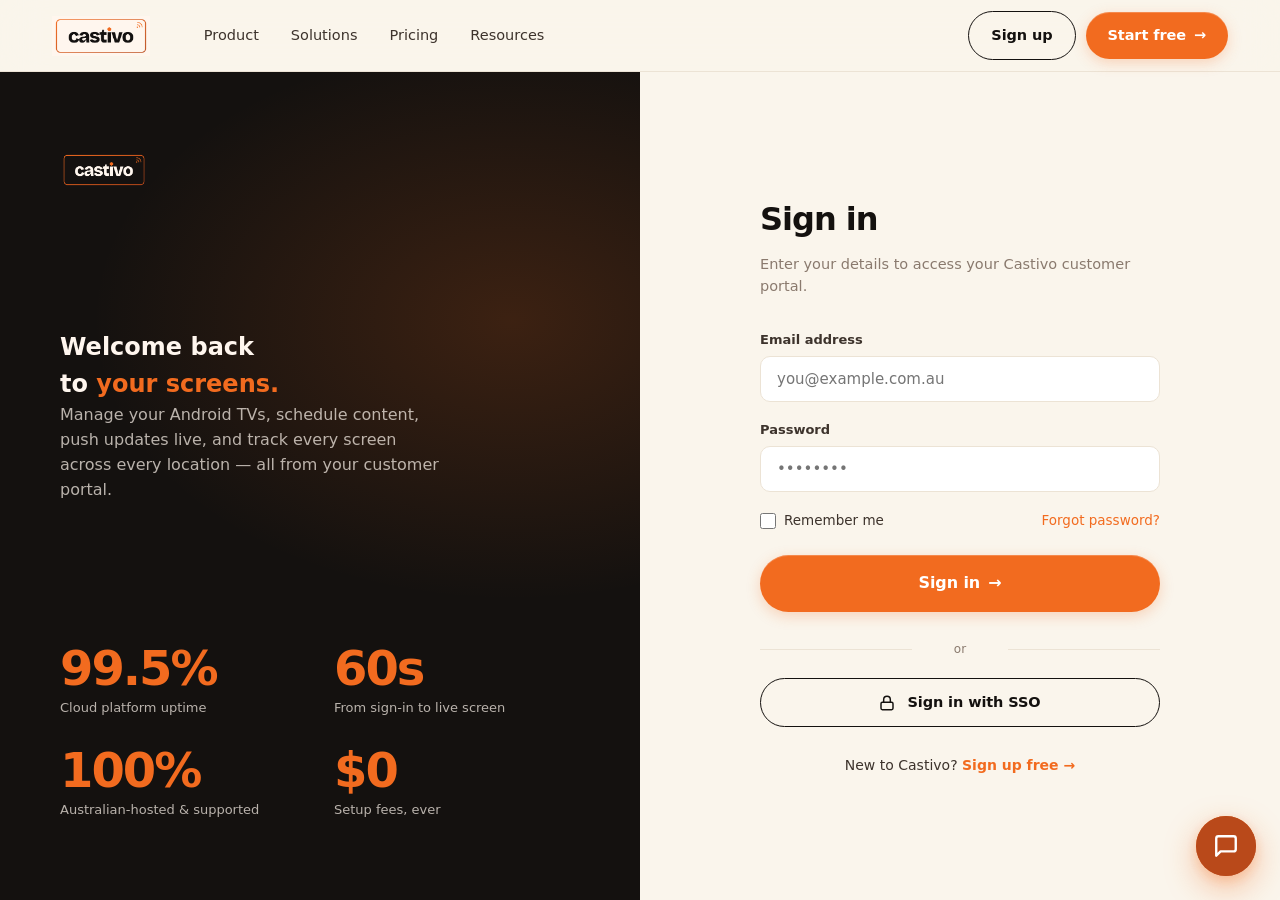
<file: login.html>
<!DOCTYPE html>
<html lang="en">
<head>
<meta charset="UTF-8">
<meta name="viewport" content="width=device-width, initial-scale=1.0">
<meta http-equiv="X-UA-Compatible" content="IE=edge">
<meta name="referrer" content="strict-origin-when-cross-origin">
<meta name="format-detection" content="telephone=no">
<!-- CSP: defence-in-depth. Real CSP should be served as an HTTP header
     via your host (see _headers / netlify.toml in repo root). -->
<meta http-equiv="Content-Security-Policy" content="default-src 'self'; img-src 'self' data: https:; style-src 'self' 'unsafe-inline' https://fonts.googleapis.com https://api.fontshare.com; font-src 'self' https://fonts.gstatic.com https://api.fontshare.com https://cdn.fontshare.com; script-src 'self' 'unsafe-inline'; connect-src 'self'; base-uri 'self'; form-action 'self';">

<title>Log in — Castivo customer portal</title>
<meta name="description" content="Sign in to your Castivo account to manage your screens, content, and billing.">
<meta name="author" content="Castivo / QwickIn IT Services Pty Ltd">
<meta name="robots" content="index, follow">
<link rel="canonical" href="https://castivo.com.au/login.html">

<!-- Open Graph -->
<meta property="og:type" content="website">
<meta property="og:url" content="https://castivo.com.au/login.html">
<meta property="og:title" content="Castivo — Log in">
<meta property="og:description" content="Sign in to manage your digital signage.">
<meta property="og:image" content="https://castivo.com.au/assets/og-image.png">
<meta property="og:locale" content="en_AU">
<meta property="og:site_name" content="Castivo">

<!-- Twitter Card -->
<meta name="twitter:card" content="summary_large_image">
<meta name="twitter:title" content="Castivo — Log in">
<meta name="twitter:description" content="Sign in to manage your digital signage.">
<meta name="twitter:image" content="https://castivo.com.au/assets/og-image.png">

<meta name="theme-color" content="#F26B1F">
<link rel="icon" href="assets/favicon.ico" sizes="any">
<link rel="icon" type="image/png" sizes="32x32" href="assets/favicon-32.png">
<link rel="icon" type="image/png" sizes="16x16" href="assets/favicon-16.png">
<link rel="apple-touch-icon" sizes="180x180" href="assets/apple-touch-icon.png">
<link rel="manifest" href="site.webmanifest">
<!-- Satoshi from Fontshare (free for commercial use) -->
<link rel="preconnect" href="https://api.fontshare.com" crossorigin>
<link href="https://api.fontshare.com/v2/css?f[]=satoshi@900,700,500,400&display=swap" rel="stylesheet">
<link rel="preconnect" href="https://fonts.googleapis.com">
<link rel="preconnect" href="https://fonts.gstatic.com" crossorigin>
<link href="https://fonts.googleapis.com/css2?family=JetBrains+Mono:wght@400;500;600&display=swap" rel="stylesheet">
<link rel="stylesheet" href="css/castivo.css">
<style>
  body { background: var(--paper); }
</style>

<!-- Google Analytics 4 — add your GA4 Measurement ID and uncomment to enable.
<script async src="https://www.googletagmanager.com/gtag/js?id=G-XXXXXXXXXX"></script>
<script>
  window.dataLayer = window.dataLayer || [];
  function gtag(){dataLayer.push(arguments);}
  gtag('js', new Date());
  gtag('config', 'G-XXXXXXXXXX', { 'anonymize_ip': true });
</script>
-->
</head>
<body>

<nav class="nav">
  <div class="nav-inner">
    <a href="index.html" class="nav-logo" aria-label="Castivo home">
      <img src="assets/castivo-primary-light.png" alt="Castivo">
    </a>
    <ul class="nav-links">
      <li><a href="products.html">Product</a></li>
      <li><a href="solutions.html">Solutions</a></li>
      <li><a href="pricing.html">Pricing</a></li>
      <li><a href="resources.html">Resources</a></li>
    </ul>
    <div class="nav-cta">
      <a href="signup.html" class="btn btn-secondary">Sign up</a>
      <a href="pricing.html#start" class="btn btn-primary">Start free <span class="arrow">→</span></a>
    </div>
    <button class="nav-mobile-toggle" aria-label="Open menu"><span></span></button>
  </div>
</nav>
<div class="nav-mobile">
  <a href="products.html">Product</a>
  <a href="solutions.html">Solutions</a>
  <a href="pricing.html">Pricing</a>
  <a href="resources.html">Resources</a>
  <a href="login.html">Log in</a>
  <a href="signup.html">Sign up</a>
  <div class="mobile-cta"><a href="pricing.html#start" class="btn btn-primary btn-large">Start free</a></div>
</div>

<!-- ===== LOGIN ===== -->
<section class="login-wrap">

  <!-- Left: marketing aside -->
  <div class="login-aside">
    <div class="logo">
      <img src="assets/castivo-primary-dark.png" alt="Castivo" loading="lazy" decoding="async">
    </div>

    <div>
      <h1>Welcome back<br>to <span class="accent">your screens.</span></h1>
      <p>Manage your Android TVs, schedule content, push updates live, and track every screen across every location — all from your customer portal.</p>
    </div>

    <div class="stats">
      <div class="stat">
        <div class="num">99.5%</div>
        <div class="label">Cloud platform uptime</div>
      </div>
      <div class="stat">
        <div class="num">60s</div>
        <div class="label">From sign-in to live screen</div>
      </div>
      <div class="stat">
        <div class="num">100%</div>
        <div class="label">Australian-hosted &amp; supported</div>
      </div>
      <div class="stat">
        <div class="num">$0</div>
        <div class="label">Setup fees, ever</div>
      </div>
    </div>
  </div>

  <!-- Right: login form -->
  <div class="login-form-wrap">
    <form class="login-form">
      <h3>Sign in</h3>
      <p class="login-sub">Enter your details to access your Castivo customer portal.</p>

      <div class="form-field">
        <label for="email">Email address</label>
        <input id="email" type="email" placeholder="you@example.com.au" required>
      </div>

      <div class="form-field">
        <label for="password">Password</label>
        <input id="password" type="password" placeholder="••••••••" required>
      </div>

      <div class="form-row">
        <label>
          <input type="checkbox"> Remember me
        </label>
        <a href="#">Forgot password?</a>
      </div>

      <button type="submit" class="btn btn-primary btn-large">Sign in <span class="arrow">→</span></button>

      <div class="divider">or</div>

      <button type="button" class="btn btn-secondary" style="width: 100%;" onclick="alert('SSO is available on Castivo Business and Enterprise plans. In production, this would redirect to your identity provider (Google Workspace, Microsoft, or Okta).');">
        <svg width="16" height="16" viewBox="0 0 24 24" fill="none" stroke="currentColor" stroke-width="2.2" stroke-linecap="round" stroke-linejoin="round" style="margin-right: 4px;"><rect x="3" y="11" width="18" height="11" rx="2"/><path d="M7 11V7a5 5 0 0 1 10 0v4"/></svg>
        Sign in with SSO
      </button>

      <p class="signup-cta">
        New to Castivo? <a href="signup.html">Sign up free →</a>
      </p>
    </form>
  </div>

</section>


<!-- ===== AI ASSISTANT (Cassie) ===== -->
<button class="ai-bubble" aria-label="Open chat with Cassie">
  <div class="ai-pulse"></div>
  <svg class="ai-bubble-icon" viewBox="0 0 24 24" fill="none" stroke="currentColor" stroke-width="2.2" stroke-linecap="round" stroke-linejoin="round"><path d="M21 15a2 2 0 0 1-2 2H7l-4 4V5a2 2 0 0 1 2-2h14a2 2 0 0 1 2 2z"/></svg>
  <svg class="ai-close-icon" viewBox="0 0 24 24" fill="none" stroke="currentColor" stroke-width="2.2" stroke-linecap="round" stroke-linejoin="round"><line x1="18" y1="6" x2="6" y2="18"/><line x1="6" y1="6" x2="18" y2="18"/></svg>
</button>

<div class="ai-panel" role="dialog" aria-label="Cassie AI assistant">
  <div class="ai-header">
    <div class="ai-avatar">C</div>
    <div class="ai-header-info">
      <div class="ai-name">Cassie</div>
      <div class="ai-status">Castivo's AI · Replies in seconds</div>
    </div>
  </div>
  <div class="ai-messages">
    <div class="ai-msg from-bot">G'day! I'm <b>Cassie</b>, the Castivo assistant. Ask me anything about pricing, supported TVs, setup, or book a demo.</div>
    <div class="ai-suggestions">
      <button class="ai-chip">How does pricing work?</button>
      <button class="ai-chip">What TVs are supported?</button>
      <button class="ai-chip">Book a demo</button>
      <button class="ai-chip">How do I set up?</button>
    </div>
  </div>
  <div class="ai-input">
    <input type="text" placeholder="Type your message..." aria-label="Message input">
    <button aria-label="Send message">
      <svg width="18" height="18" viewBox="0 0 24 24" fill="none" stroke="currentColor" stroke-width="2.4" stroke-linecap="round" stroke-linejoin="round"><line x1="22" y1="2" x2="11" y2="13"/><polygon points="22 2 15 22 11 13 2 9 22 2"/></svg>
    </button>
  </div>
</div>

<script src="js/castivo.js" defer></script>
</body>
</html>
</file>
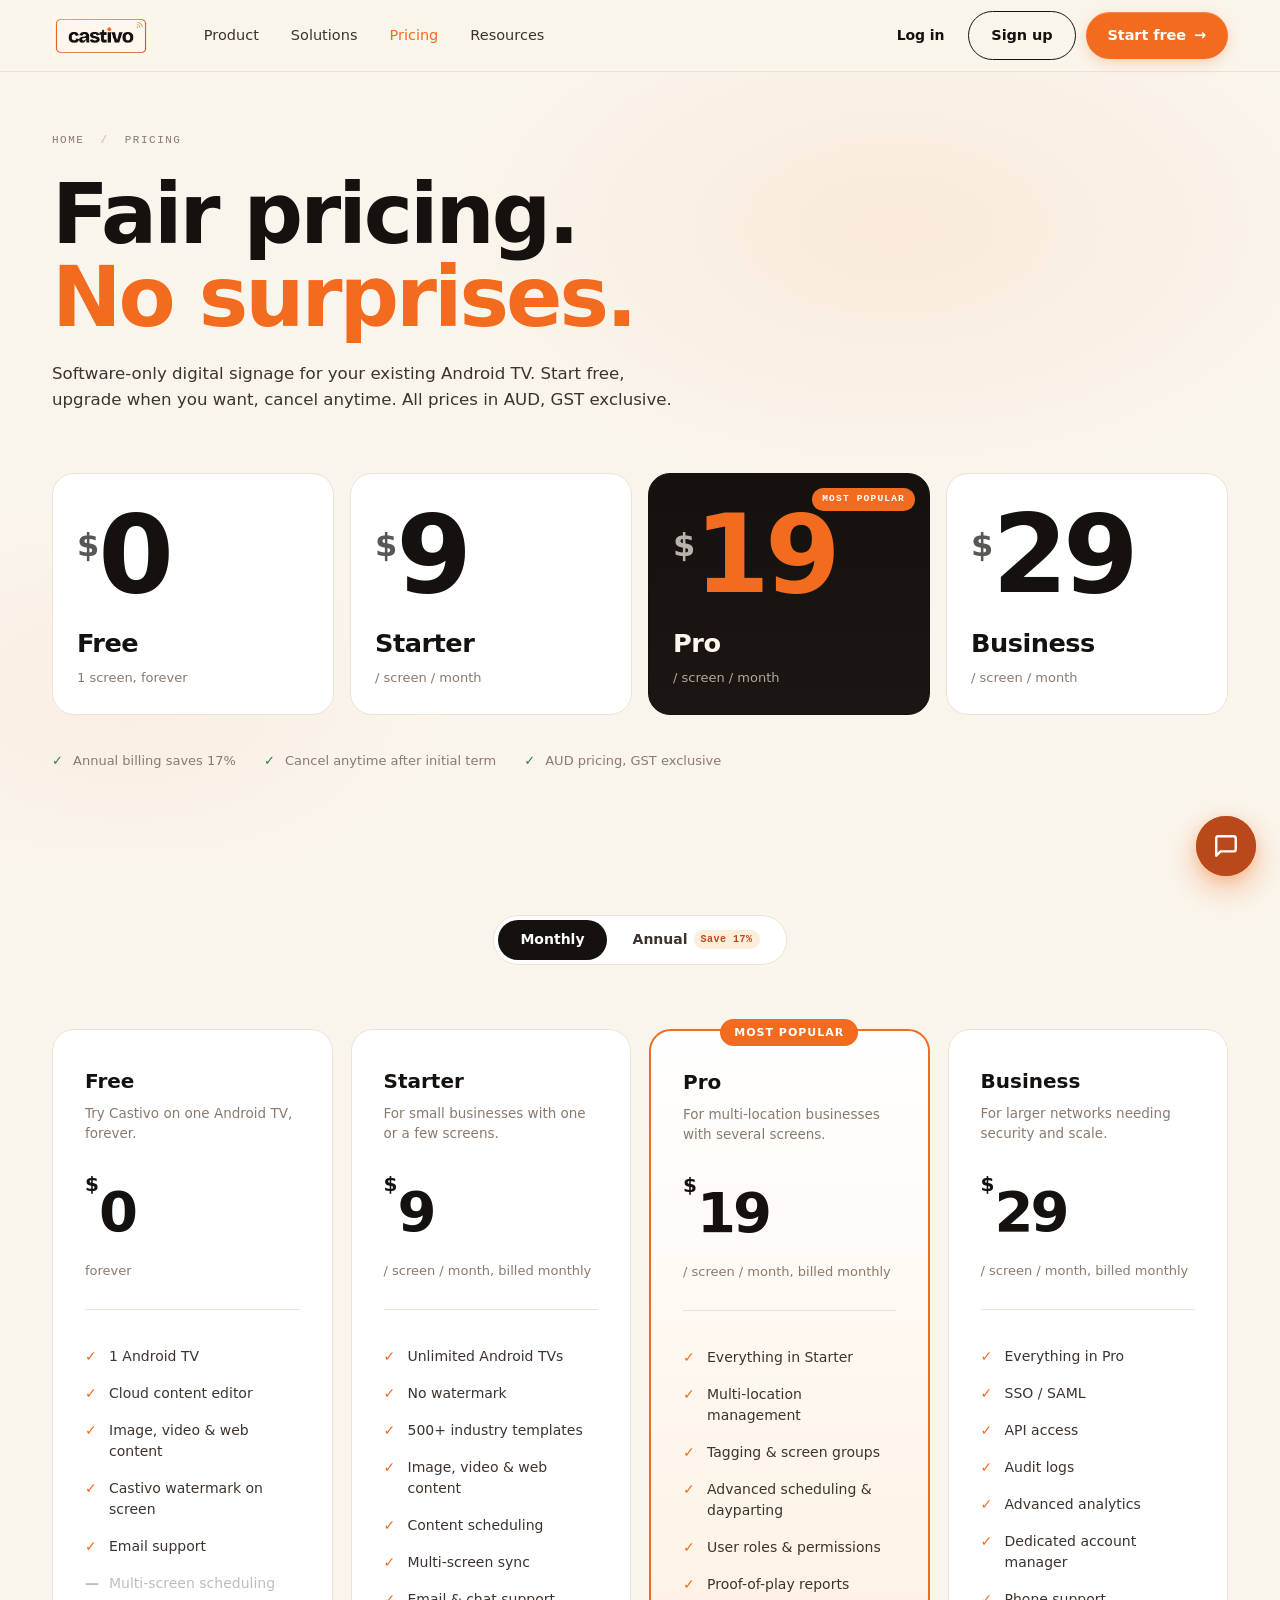
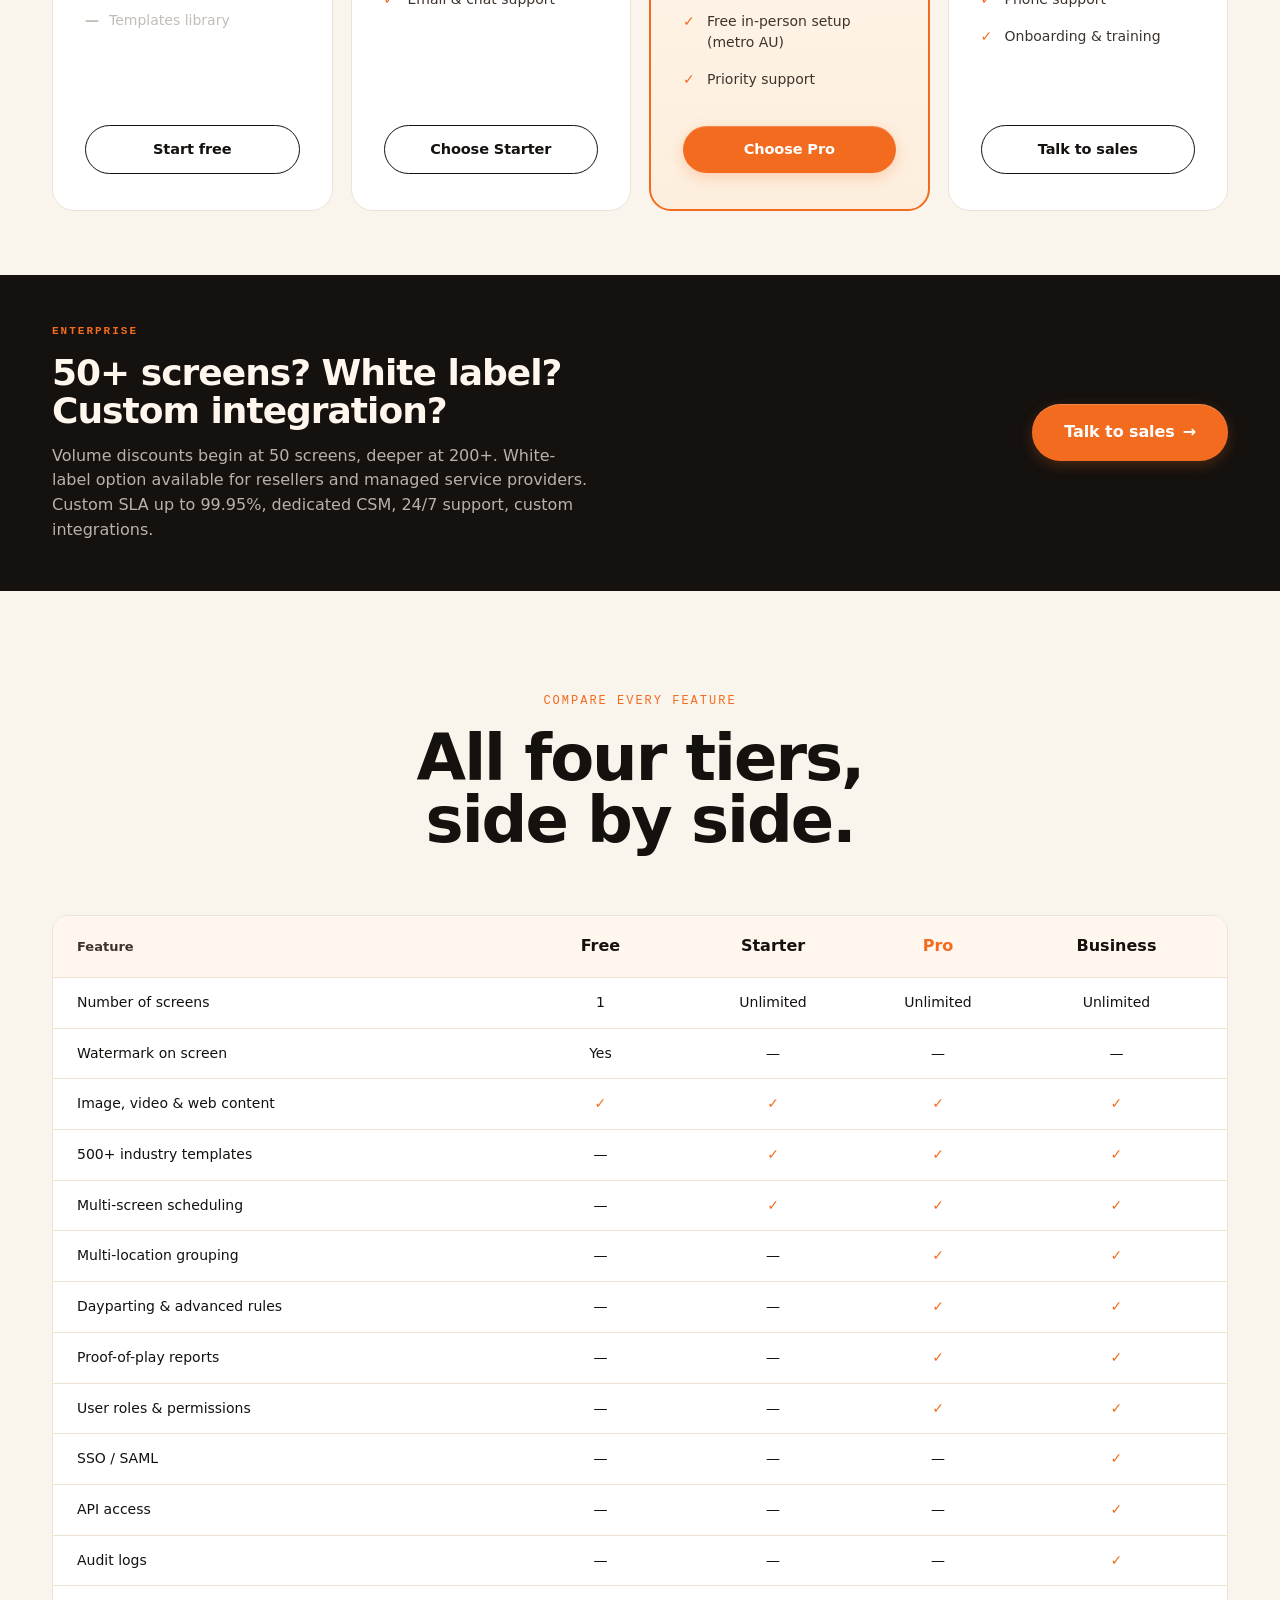
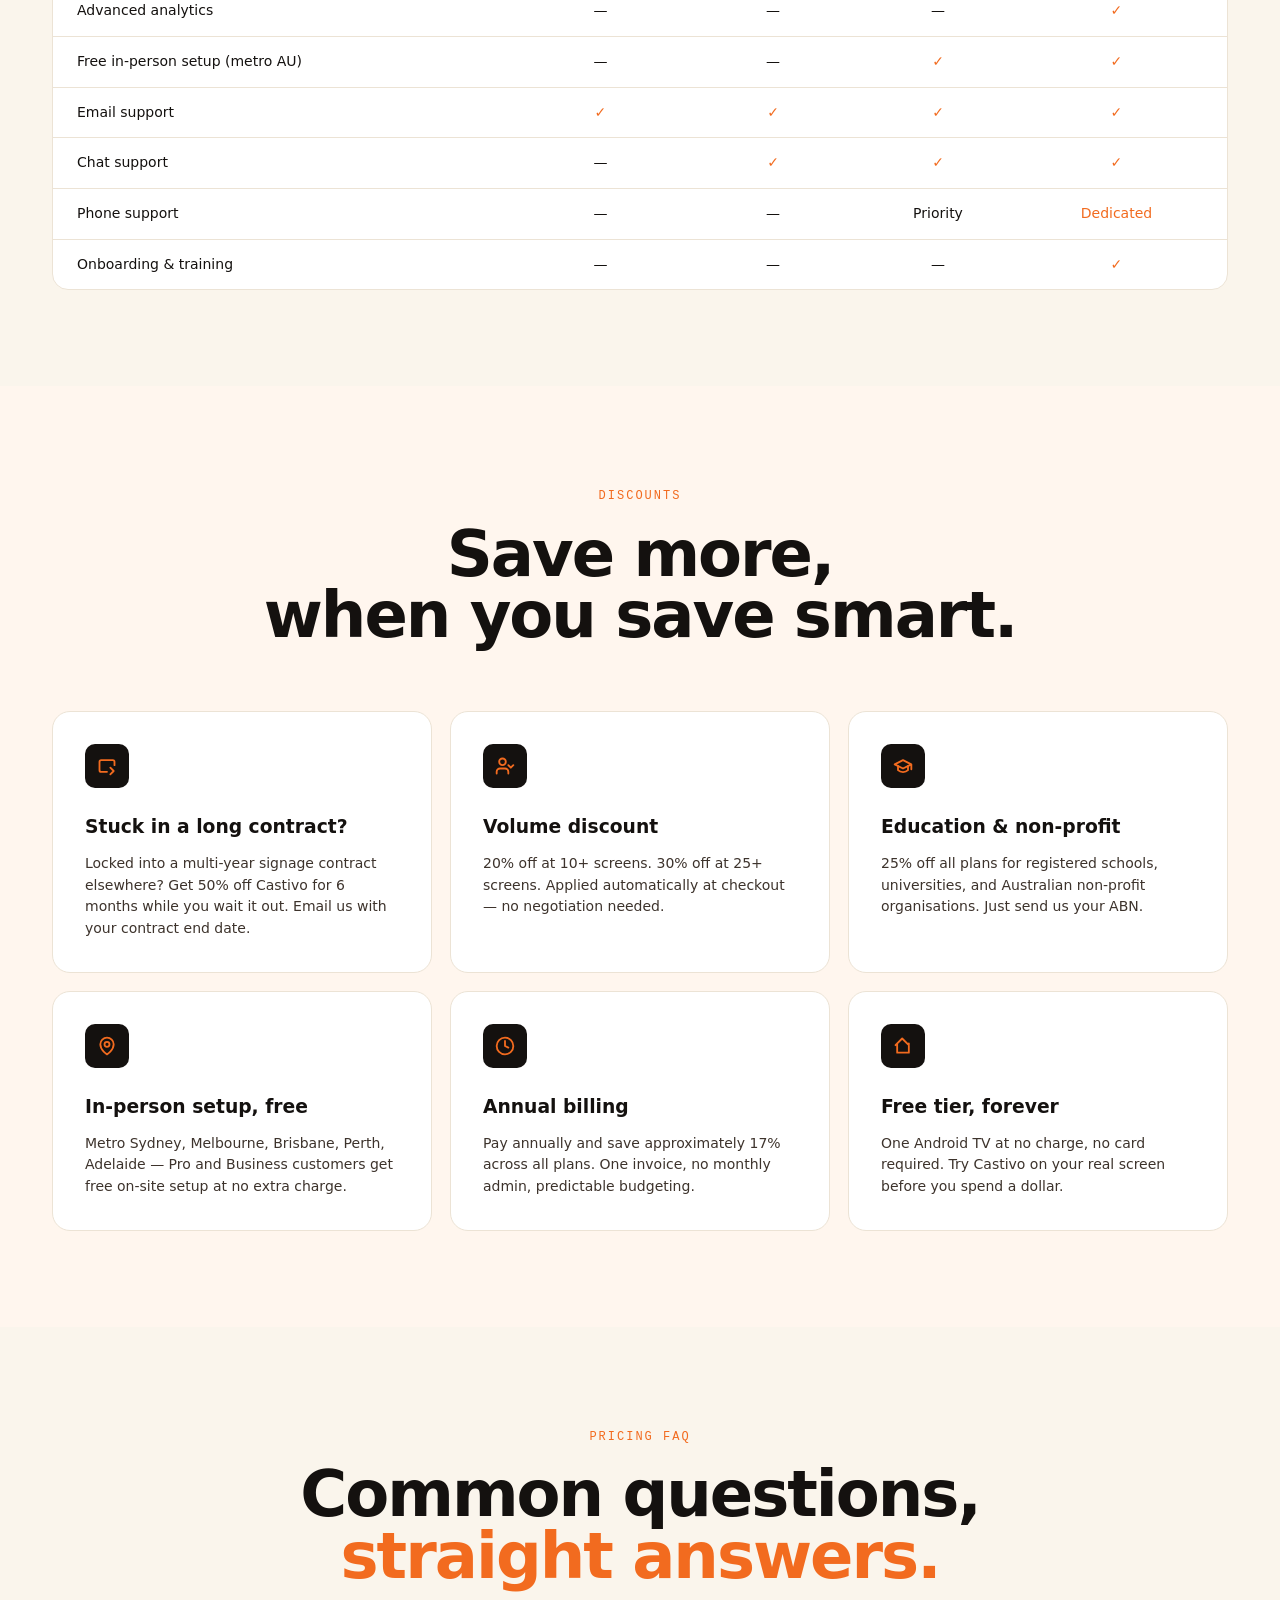
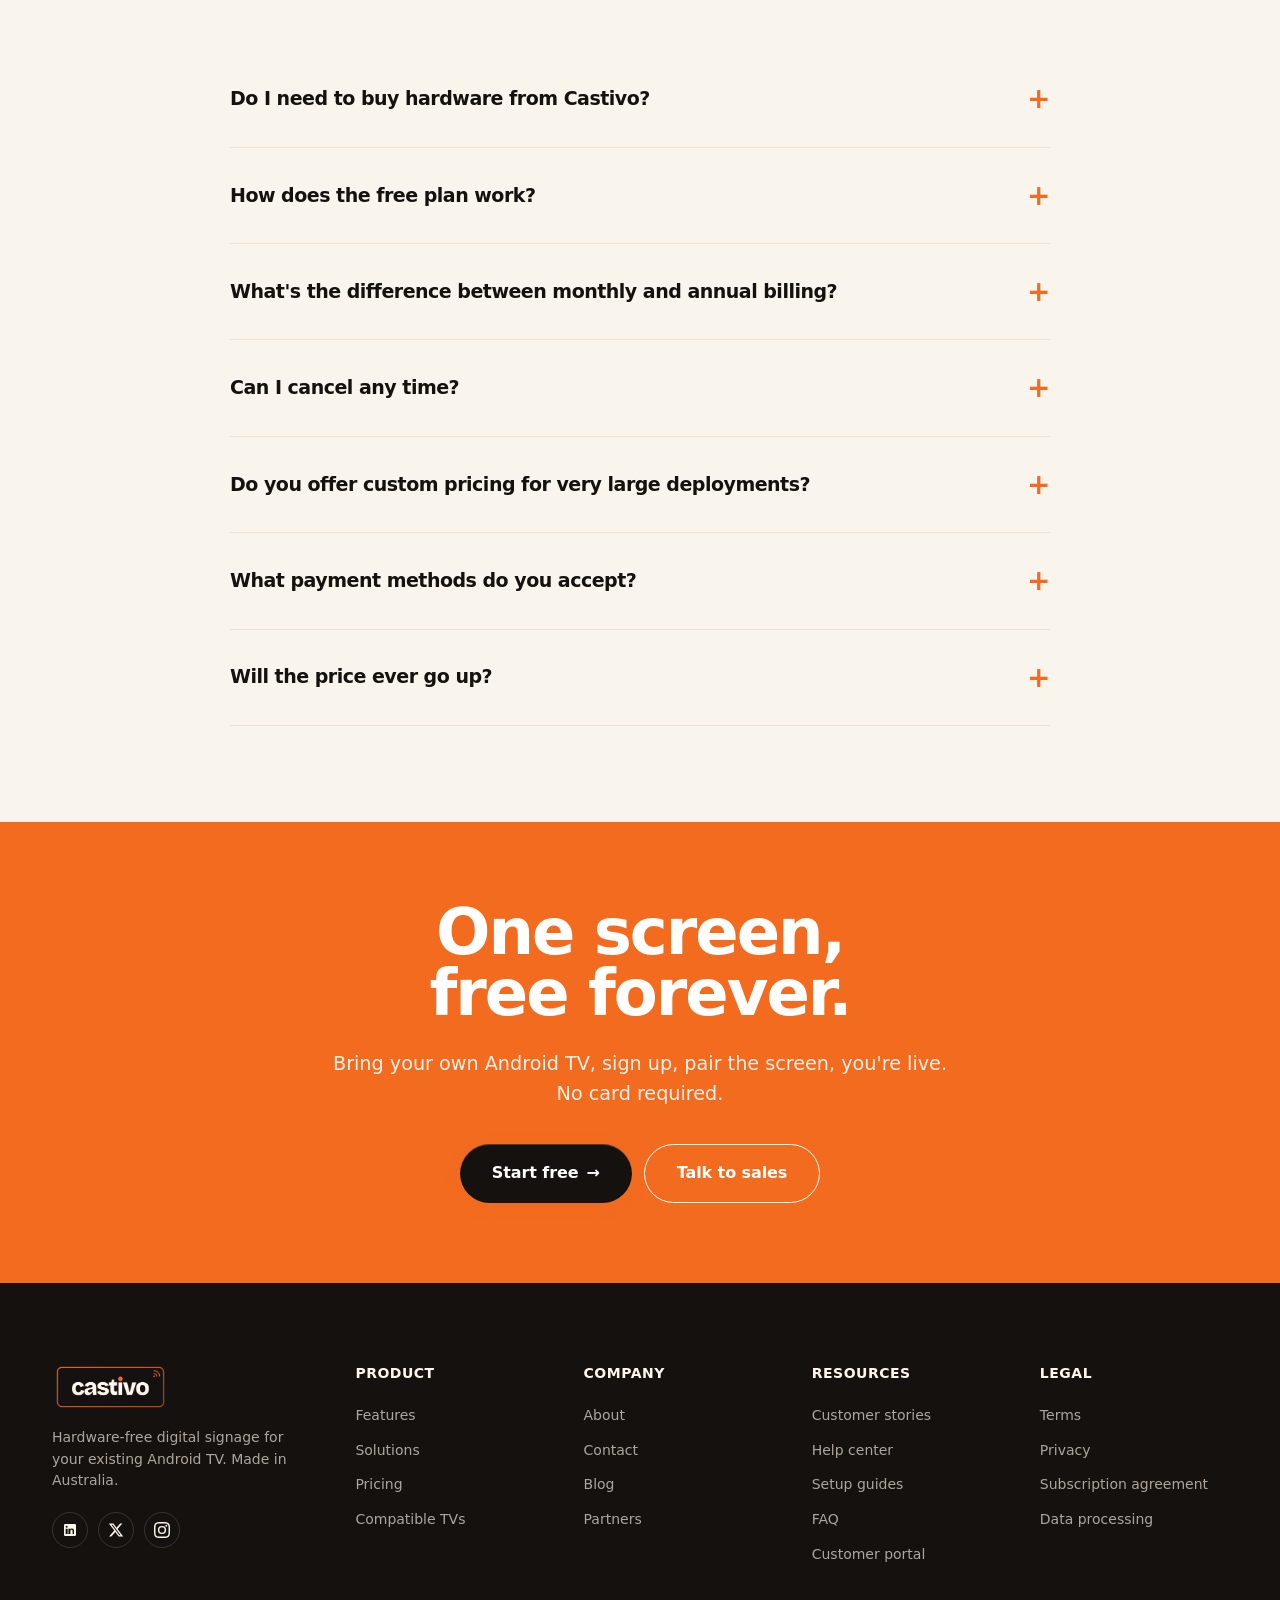
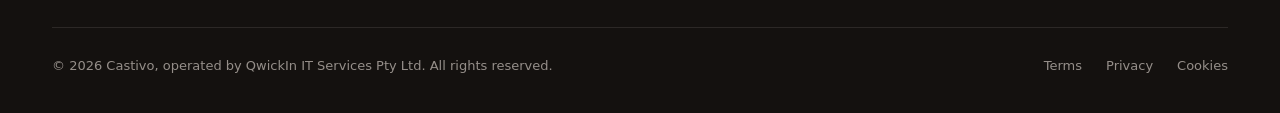
<file: pricing.html>
<!DOCTYPE html>
<html lang="en">
<head>
<meta charset="UTF-8">
<meta name="viewport" content="width=device-width, initial-scale=1.0">
<meta http-equiv="X-UA-Compatible" content="IE=edge">
<meta name="referrer" content="strict-origin-when-cross-origin">
<meta name="format-detection" content="telephone=no">
<!-- CSP: defence-in-depth. Real CSP should be served as an HTTP header
     via your host (see _headers / netlify.toml in repo root). -->
<meta http-equiv="Content-Security-Policy" content="default-src 'self'; img-src 'self' data: https:; style-src 'self' 'unsafe-inline' https://fonts.googleapis.com https://api.fontshare.com; font-src 'self' https://fonts.gstatic.com https://api.fontshare.com https://cdn.fontshare.com; script-src 'self' 'unsafe-inline'; connect-src 'self'; base-uri 'self'; form-action 'self';">

<title>Pricing — From $9 AUD per screen per month | Castivo</title>
<meta name="description" content="Free plan with 1 screen, $9 Starter, $19 Pro (most popular), $29 Business, custom Enterprise. All AUD ex-GST. No lock-in. Cancel anytime.">
<meta name="author" content="Castivo / QwickIn IT Services Pty Ltd">
<meta name="robots" content="index, follow">
<link rel="canonical" href="https://castivo.com.au/pricing.html">

<!-- Open Graph -->
<meta property="og:type" content="website">
<meta property="og:url" content="https://castivo.com.au/pricing.html">
<meta property="og:title" content="Castivo Pricing — Fair, no surprises">
<meta property="og:description" content="From $9 AUD/screen/month. Free plan. Annual billing saves 17%.">
<meta property="og:image" content="https://castivo.com.au/assets/og-image.png">
<meta property="og:locale" content="en_AU">
<meta property="og:site_name" content="Castivo">

<!-- Twitter Card -->
<meta name="twitter:card" content="summary_large_image">
<meta name="twitter:title" content="Castivo Pricing — Fair, no surprises">
<meta name="twitter:description" content="From $9 AUD/screen/month. Free plan. Annual billing saves 17%.">
<meta name="twitter:image" content="https://castivo.com.au/assets/og-image.png">

<meta name="theme-color" content="#F26B1F">
<!-- JSON-LD: Product -->
<script type="application/ld+json">
{
  "@context": "https://schema.org",
  "@type": "Product",
  "name": "Castivo Digital Signage",
  "description": "Software-only digital signage subscription. Runs on your existing Android TV.",
  "brand": {"@type": "Brand", "name": "Castivo"},
  "offers": [
    {"@type": "Offer", "name": "Free", "price": "0", "priceCurrency": "AUD"},
    {"@type": "Offer", "name": "Starter", "price": "9", "priceCurrency": "AUD"},
    {"@type": "Offer", "name": "Pro", "price": "19", "priceCurrency": "AUD"},
    {"@type": "Offer", "name": "Business", "price": "29", "priceCurrency": "AUD"}
  ]
}
</script>
<link rel="icon" href="assets/favicon.ico" sizes="any">
<link rel="icon" type="image/png" sizes="32x32" href="assets/favicon-32.png">
<link rel="icon" type="image/png" sizes="16x16" href="assets/favicon-16.png">
<link rel="apple-touch-icon" sizes="180x180" href="assets/apple-touch-icon.png">
<link rel="manifest" href="site.webmanifest">
<!-- Satoshi from Fontshare (free for commercial use) -->
<link rel="preconnect" href="https://api.fontshare.com" crossorigin>
<link href="https://api.fontshare.com/v2/css?f[]=satoshi@900,700,500,400&display=swap" rel="stylesheet">
<link rel="preconnect" href="https://fonts.googleapis.com">
<link rel="preconnect" href="https://fonts.gstatic.com" crossorigin>
<link href="https://fonts.googleapis.com/css2?family=JetBrains+Mono:wght@400;500;600&display=swap" rel="stylesheet">
<link rel="stylesheet" href="css/castivo.css">

<!-- Google Analytics 4 — add your GA4 Measurement ID and uncomment to enable.
<script async src="https://www.googletagmanager.com/gtag/js?id=G-XXXXXXXXXX"></script>
<script>
  window.dataLayer = window.dataLayer || [];
  function gtag(){dataLayer.push(arguments);}
  gtag('js', new Date());
  gtag('config', 'G-XXXXXXXXXX', { 'anonymize_ip': true });
</script>
-->
</head>
<body>

<nav class="nav">
  <div class="nav-inner">
    <a href="index.html" class="nav-logo" aria-label="Castivo home">
      <img src="assets/castivo-primary-light.png" alt="Castivo">
    </a>
    <ul class="nav-links">
      <li><a href="products.html">Product</a></li>
      <li><a href="solutions.html">Solutions</a></li>
      <li><a href="pricing.html" class="active">Pricing</a></li>
      <li><a href="resources.html">Resources</a></li>
    </ul>
    <div class="nav-cta">
      <a href="login.html" class="btn btn-ghost" style="padding: 9px 14px; font-size: 14px;">Log in</a>
      <a href="signup.html" class="btn btn-secondary">Sign up</a>
      <a href="pricing.html#start" class="btn btn-primary">Start free <span class="arrow">→</span></a>
    </div>
    <button class="nav-mobile-toggle" aria-label="Open menu"><span></span></button>
  </div>
</nav>
<div class="nav-mobile">
  <a href="products.html">Product</a>
  <a href="solutions.html">Solutions</a>
  <a href="pricing.html">Pricing</a>
  <a href="resources.html">Resources</a>
  <a href="login.html">Log in</a>
  <a href="signup.html">Sign up</a>
  <div class="mobile-cta"><a href="#start" class="btn btn-primary btn-large">Start free</a></div>
</div>

<!-- ===== PRICING HERO — four numbers at giant scale ===== -->
<section class="pricing-hero">
  <div class="container">
    <div class="breadcrumb">Home <span class="sep">/</span> Pricing</div>
    <h1 class="pricing-hero-title">Fair pricing.<br><span class="accent">No surprises.</span></h1>
    <p class="pricing-hero-sub">Software-only digital signage for your existing Android TV. Start free, upgrade when you want, cancel anytime. All prices in AUD, GST exclusive.</p>

    <div class="pricing-hero-numbers">
      <a href="#start" class="phn-item">
        <div class="phn-row"><span class="phn-currency">$</span><span class="phn-amount">0</span></div>
        <div class="phn-tier">Free</div>
        <div class="phn-desc">1 screen, forever</div>
      </a>
      <a href="#start" class="phn-item">
        <div class="phn-row"><span class="phn-currency">$</span><span class="phn-amount">9</span></div>
        <div class="phn-tier">Starter</div>
        <div class="phn-desc">/ screen / month</div>
      </a>
      <a href="#start" class="phn-item phn-featured">
        <div class="phn-badge">Most popular</div>
        <div class="phn-row"><span class="phn-currency">$</span><span class="phn-amount">19</span></div>
        <div class="phn-tier">Pro</div>
        <div class="phn-desc">/ screen / month</div>
      </a>
      <a href="#start" class="phn-item">
        <div class="phn-row"><span class="phn-currency">$</span><span class="phn-amount">29</span></div>
        <div class="phn-tier">Business</div>
        <div class="phn-desc">/ screen / month</div>
      </a>
    </div>

    <div class="pricing-hero-foot">
      <span><span class="check">✓</span> Annual billing saves 17%</span>
      <span><span class="check">✓</span> Cancel anytime after initial term</span>
      <span><span class="check">✓</span> AUD pricing, GST exclusive</span>
    </div>
  </div>
</section>

<!-- ===== PRICING TIERS ===== -->
<section class="section section-tight" id="start">
  <div class="container">
    <div style="display: flex; justify-content: center; margin-bottom: 16px;">
      <div class="pricing-toggle">
        <button data-billing="monthly" class="is-active">Monthly</button>
        <button data-billing="annual">Annual <span class="save-badge">Save 17%</span></button>
      </div>
    </div>

    <div class="pricing-grid">
      <!-- Free -->
      <div class="tier-card">
        <div class="tier-name">Free</div>
        <div class="tier-tagline">Try Castivo on one Android TV, forever.</div>
        <div class="tier-price-row">
          <span class="currency">$</span><span class="amount">0</span>
          <span class="period">forever</span>
        </div>
        <ul class="tier-features">
          <li>1 Android TV</li>
          <li>Cloud content editor</li>
          <li>Image, video &amp; web content</li>
          <li>Castivo watermark on screen</li>
          <li>Email support</li>
          <li class="unavail">Multi-screen scheduling</li>
          <li class="unavail">Templates library</li>
        </ul>
        <a href="login.html" class="btn btn-secondary">Start free</a>
      </div>

      <!-- Starter -->
      <div class="tier-card">
        <div class="tier-name">Starter</div>
        <div class="tier-tagline">For small businesses with one or a few screens.</div>
        <div class="tier-price-row">
          <span data-price-monthly>
            <span class="currency">$</span><span class="amount">9</span>
            <span class="period">/ screen / month, billed monthly</span>
          </span>
          <span data-price-annual style="display:none;">
            <span class="currency">$</span><span class="amount">7.40</span>
            <span class="period">/ screen / month, billed annually ($89/yr)</span>
          </span>
        </div>
        <ul class="tier-features">
          <li>Unlimited Android TVs</li>
          <li>No watermark</li>
          <li>500+ industry templates</li>
          <li>Image, video &amp; web content</li>
          <li>Content scheduling</li>
          <li>Multi-screen sync</li>
          <li>Email &amp; chat support</li>
        </ul>
        <a href="login.html" class="btn btn-secondary">Choose Starter</a>
      </div>

      <!-- Pro -->
      <div class="tier-card featured">
        <div class="featured-badge">Most popular</div>
        <div class="tier-name">Pro</div>
        <div class="tier-tagline">For multi-location businesses with several screens.</div>
        <div class="tier-price-row">
          <span data-price-monthly>
            <span class="currency">$</span><span class="amount">19</span>
            <span class="period">/ screen / month, billed monthly</span>
          </span>
          <span data-price-annual style="display:none;">
            <span class="currency">$</span><span class="amount">15.75</span>
            <span class="period">/ screen / month, billed annually ($189/yr)</span>
          </span>
        </div>
        <ul class="tier-features">
          <li>Everything in Starter</li>
          <li>Multi-location management</li>
          <li>Tagging &amp; screen groups</li>
          <li>Advanced scheduling &amp; dayparting</li>
          <li>User roles &amp; permissions</li>
          <li>Proof-of-play reports</li>
          <li>Free in-person setup (metro AU)</li>
          <li>Priority support</li>
        </ul>
        <a href="login.html" class="btn btn-primary">Choose Pro</a>
      </div>

      <!-- Business -->
      <div class="tier-card">
        <div class="tier-name">Business</div>
        <div class="tier-tagline">For larger networks needing security and scale.</div>
        <div class="tier-price-row">
          <span data-price-monthly>
            <span class="currency">$</span><span class="amount">29</span>
            <span class="period">/ screen / month, billed monthly</span>
          </span>
          <span data-price-annual style="display:none;">
            <span class="currency">$</span><span class="amount">24.15</span>
            <span class="period">/ screen / month, billed annually ($290/yr)</span>
          </span>
        </div>
        <ul class="tier-features">
          <li>Everything in Pro</li>
          <li>SSO / SAML</li>
          <li>API access</li>
          <li>Audit logs</li>
          <li>Advanced analytics</li>
          <li>Dedicated account manager</li>
          <li>Phone support</li>
          <li>Onboarding &amp; training</li>
        </ul>
        <a href="resources.html#contact" class="btn btn-secondary">Talk to sales</a>
      </div>
    </div>
  </div>
</section>

<!-- ===== ENTERPRISE BAND ===== -->
<section class="section section-tight" style="background: var(--ink); color: var(--cream); padding-top: 48px; padding-bottom: 48px;">
  <div class="container">
    <div style="display: grid; grid-template-columns: 1.4fr 1fr; gap: 40px; align-items: center;">
      <div>
        <div style="font-family: var(--font-mono); color: var(--tangerine); font-size: 11px; letter-spacing: 2px; text-transform: uppercase; margin-bottom: 14px; font-weight: 600;">Enterprise</div>
        <h3 class="h-display h3" style="color: var(--cream); margin-bottom: 14px;">50+ screens? White label? Custom integration?</h3>
        <p style="color: rgba(255, 246, 238, 0.7); max-width: 540px;">Volume discounts begin at 50 screens, deeper at 200+. White-label option available for resellers and managed service providers. Custom SLA up to 99.95%, dedicated CSM, 24/7 support, custom integrations.</p>
      </div>
      <div style="text-align: right;">
        <a href="resources.html#contact" class="btn btn-primary btn-large" style="background: var(--tangerine);">Talk to sales <span class="arrow">→</span></a>
      </div>
    </div>
  </div>
</section>

<!-- ===== COMPARE TABLE ===== -->
<section class="section">
  <div class="container">
    <div class="section-head">
      <div class="eyebrow">Compare every feature</div>
      <h2 class="h-display h2">All four tiers,<br>side by side.</h2>
    </div>

    <div style="background: white; border: 1px solid var(--line); border-radius: 16px; overflow: hidden;">
      <table style="width: 100%; border-collapse: collapse; font-size: 14px;">
        <thead>
          <tr style="background: var(--cream);">
            <th style="text-align: left; padding: 18px 24px; font-family: var(--font-display); font-weight: 700; font-size: 13px; color: var(--charcoal);">Feature</th>
            <th style="padding: 18px 24px; font-family: var(--font-display); font-weight: 700; font-size: 16px;">Free</th>
            <th style="padding: 18px 24px; font-family: var(--font-display); font-weight: 700; font-size: 16px;">Starter</th>
            <th style="padding: 18px 24px; font-family: var(--font-display); font-weight: 700; font-size: 16px; color: var(--tangerine);">Pro</th>
            <th style="padding: 18px 24px; font-family: var(--font-display); font-weight: 700; font-size: 16px;">Business</th>
          </tr>
        </thead>
        <tbody>
          <tr style="border-top: 1px solid var(--line);"><td style="padding: 14px 24px; font-weight: 500;">Number of screens</td><td style="text-align: center;">1</td><td style="text-align: center;">Unlimited</td><td style="text-align: center;">Unlimited</td><td style="text-align: center;">Unlimited</td></tr>
          <tr style="border-top: 1px solid var(--line);"><td style="padding: 14px 24px; font-weight: 500;">Watermark on screen</td><td style="text-align: center;">Yes</td><td style="text-align: center;">—</td><td style="text-align: center;">—</td><td style="text-align: center;">—</td></tr>
          <tr style="border-top: 1px solid var(--line);"><td style="padding: 14px 24px; font-weight: 500;">Image, video &amp; web content</td><td style="text-align: center; color: var(--tangerine);">✓</td><td style="text-align: center; color: var(--tangerine);">✓</td><td style="text-align: center; color: var(--tangerine);">✓</td><td style="text-align: center; color: var(--tangerine);">✓</td></tr>
          <tr style="border-top: 1px solid var(--line);"><td style="padding: 14px 24px; font-weight: 500;">500+ industry templates</td><td style="text-align: center;">—</td><td style="text-align: center; color: var(--tangerine);">✓</td><td style="text-align: center; color: var(--tangerine);">✓</td><td style="text-align: center; color: var(--tangerine);">✓</td></tr>
          <tr style="border-top: 1px solid var(--line);"><td style="padding: 14px 24px; font-weight: 500;">Multi-screen scheduling</td><td style="text-align: center;">—</td><td style="text-align: center; color: var(--tangerine);">✓</td><td style="text-align: center; color: var(--tangerine);">✓</td><td style="text-align: center; color: var(--tangerine);">✓</td></tr>
          <tr style="border-top: 1px solid var(--line);"><td style="padding: 14px 24px; font-weight: 500;">Multi-location grouping</td><td style="text-align: center;">—</td><td style="text-align: center;">—</td><td style="text-align: center; color: var(--tangerine);">✓</td><td style="text-align: center; color: var(--tangerine);">✓</td></tr>
          <tr style="border-top: 1px solid var(--line);"><td style="padding: 14px 24px; font-weight: 500;">Dayparting &amp; advanced rules</td><td style="text-align: center;">—</td><td style="text-align: center;">—</td><td style="text-align: center; color: var(--tangerine);">✓</td><td style="text-align: center; color: var(--tangerine);">✓</td></tr>
          <tr style="border-top: 1px solid var(--line);"><td style="padding: 14px 24px; font-weight: 500;">Proof-of-play reports</td><td style="text-align: center;">—</td><td style="text-align: center;">—</td><td style="text-align: center; color: var(--tangerine);">✓</td><td style="text-align: center; color: var(--tangerine);">✓</td></tr>
          <tr style="border-top: 1px solid var(--line);"><td style="padding: 14px 24px; font-weight: 500;">User roles &amp; permissions</td><td style="text-align: center;">—</td><td style="text-align: center;">—</td><td style="text-align: center; color: var(--tangerine);">✓</td><td style="text-align: center; color: var(--tangerine);">✓</td></tr>
          <tr style="border-top: 1px solid var(--line);"><td style="padding: 14px 24px; font-weight: 500;">SSO / SAML</td><td style="text-align: center;">—</td><td style="text-align: center;">—</td><td style="text-align: center;">—</td><td style="text-align: center; color: var(--tangerine);">✓</td></tr>
          <tr style="border-top: 1px solid var(--line);"><td style="padding: 14px 24px; font-weight: 500;">API access</td><td style="text-align: center;">—</td><td style="text-align: center;">—</td><td style="text-align: center;">—</td><td style="text-align: center; color: var(--tangerine);">✓</td></tr>
          <tr style="border-top: 1px solid var(--line);"><td style="padding: 14px 24px; font-weight: 500;">Audit logs</td><td style="text-align: center;">—</td><td style="text-align: center;">—</td><td style="text-align: center;">—</td><td style="text-align: center; color: var(--tangerine);">✓</td></tr>
          <tr style="border-top: 1px solid var(--line);"><td style="padding: 14px 24px; font-weight: 500;">Advanced analytics</td><td style="text-align: center;">—</td><td style="text-align: center;">—</td><td style="text-align: center;">—</td><td style="text-align: center; color: var(--tangerine);">✓</td></tr>
          <tr style="border-top: 1px solid var(--line);"><td style="padding: 14px 24px; font-weight: 500;">Free in-person setup (metro AU)</td><td style="text-align: center;">—</td><td style="text-align: center;">—</td><td style="text-align: center; color: var(--tangerine);">✓</td><td style="text-align: center; color: var(--tangerine);">✓</td></tr>
          <tr style="border-top: 1px solid var(--line);"><td style="padding: 14px 24px; font-weight: 500;">Email support</td><td style="text-align: center; color: var(--tangerine);">✓</td><td style="text-align: center; color: var(--tangerine);">✓</td><td style="text-align: center; color: var(--tangerine);">✓</td><td style="text-align: center; color: var(--tangerine);">✓</td></tr>
          <tr style="border-top: 1px solid var(--line);"><td style="padding: 14px 24px; font-weight: 500;">Chat support</td><td style="text-align: center;">—</td><td style="text-align: center; color: var(--tangerine);">✓</td><td style="text-align: center; color: var(--tangerine);">✓</td><td style="text-align: center; color: var(--tangerine);">✓</td></tr>
          <tr style="border-top: 1px solid var(--line);"><td style="padding: 14px 24px; font-weight: 500;">Phone support</td><td style="text-align: center;">—</td><td style="text-align: center;">—</td><td style="text-align: center;">Priority</td><td style="text-align: center; color: var(--tangerine);">Dedicated</td></tr>
          <tr style="border-top: 1px solid var(--line);"><td style="padding: 14px 24px; font-weight: 500;">Onboarding &amp; training</td><td style="text-align: center;">—</td><td style="text-align: center;">—</td><td style="text-align: center;">—</td><td style="text-align: center; color: var(--tangerine);">✓</td></tr>
        </tbody>
      </table>
    </div>
  </div>
</section>

<!-- ===== PROMOTIONS ===== -->
<section class="section" style="background: var(--cream);">
  <div class="container">
    <div class="section-head">
      <div class="eyebrow">Discounts</div>
      <h2 class="h-display h2">Save more,<br>when you save smart.</h2>
    </div>
    <div class="feature-grid">
      <div class="feature-card">
        <div class="feat-icon"><svg width="20" height="20" viewBox="0 0 24 24" fill="none" stroke="currentColor" stroke-width="2.2" stroke-linecap="round" stroke-linejoin="round"><path d="M21 11V7a2 2 0 0 0-2-2H5a2 2 0 0 0-2 2v10a2 2 0 0 0 2 2h7"/><path d="M16 14l4 4-4 4"/></svg></div>
        <h3>Stuck in a long contract?</h3>
        <p>Locked into a multi-year signage contract elsewhere? Get 50% off Castivo for 6 months while you wait it out. Email us with your contract end date.</p>
      </div>
      <div class="feature-card">
        <div class="feat-icon"><svg width="20" height="20" viewBox="0 0 24 24" fill="none" stroke="currentColor" stroke-width="2.2" stroke-linecap="round" stroke-linejoin="round"><path d="M16 21v-2a4 4 0 0 0-4-4H6a4 4 0 0 0-4 4v2"/><circle cx="9" cy="7" r="4"/><path d="m22 11-3 3-3-3"/></svg></div>
        <h3>Volume discount</h3>
        <p>20% off at 10+ screens. 30% off at 25+ screens. Applied automatically at checkout — no negotiation needed.</p>
      </div>
      <div class="feature-card">
        <div class="feat-icon"><svg width="20" height="20" viewBox="0 0 24 24" fill="none" stroke="currentColor" stroke-width="2.2" stroke-linecap="round" stroke-linejoin="round"><path d="M22 10v6M2 10l10-5 10 5-10 5z"/><path d="M6 12v5c3 3 9 3 12 0v-5"/></svg></div>
        <h3>Education &amp; non-profit</h3>
        <p>25% off all plans for registered schools, universities, and Australian non-profit organisations. Just send us your ABN.</p>
      </div>
      <div class="feature-card">
        <div class="feat-icon"><svg width="20" height="20" viewBox="0 0 24 24" fill="none" stroke="currentColor" stroke-width="2.2" stroke-linecap="round" stroke-linejoin="round"><path d="M12 22s-8-4.5-8-12a8 8 0 0 1 16 0c0 7.5-8 12-8 12z"/><circle cx="12" cy="10" r="3"/></svg></div>
        <h3>In-person setup, free</h3>
        <p>Metro Sydney, Melbourne, Brisbane, Perth, Adelaide — Pro and Business customers get free on-site setup at no extra charge.</p>
      </div>
      <div class="feature-card">
        <div class="feat-icon"><svg width="20" height="20" viewBox="0 0 24 24" fill="none" stroke="currentColor" stroke-width="2.2" stroke-linecap="round" stroke-linejoin="round"><circle cx="12" cy="12" r="10"/><path d="M12 6v6l4 2"/></svg></div>
        <h3>Annual billing</h3>
        <p>Pay annually and save approximately 17% across all plans. One invoice, no monthly admin, predictable budgeting.</p>
      </div>
      <div class="feature-card">
        <div class="feat-icon"><svg width="20" height="20" viewBox="0 0 24 24" fill="none" stroke="currentColor" stroke-width="2.2" stroke-linecap="round" stroke-linejoin="round"><path d="M3 11l8-8 8 8M5 9v11h14V9"/></svg></div>
        <h3>Free tier, forever</h3>
        <p>One Android TV at no charge, no card required. Try Castivo on your real screen before you spend a dollar.</p>
      </div>
    </div>
  </div>
</section>

<!-- ===== FAQ ===== -->
<section class="section">
  <div class="container">
    <div class="section-head">
      <div class="eyebrow">Pricing FAQ</div>
      <h2 class="h-display h2">Common questions,<br><span class="accent">straight answers.</span></h2>
    </div>
    <div class="faq">
      <details class="faq-item">
        <summary>Do I need to buy hardware from Castivo?</summary>
        <div class="faq-body">No. Castivo is software-only. You bring your own Android TV — any modern model works (Android 8.0 or later, 2GB RAM, 1080p). We'll publish a list of tested models, or just ask us before you buy.</div>
      </details>
      <details class="faq-item">
        <summary>How does the free plan work?</summary>
        <div class="faq-body">One screen, free forever, no credit card needed. The screen displays a small Castivo watermark — that's the only limitation. Upgrade anytime to remove it and add unlimited screens.</div>
      </details>
      <details class="faq-item">
        <summary>What's the difference between monthly and annual billing?</summary>
        <div class="faq-body">Monthly is simpler — pay as you go, cancel anytime. Annual saves you about 17% in exchange for a single yearly invoice. You can switch between them at any renewal.</div>
      </details>
      <details class="faq-item">
        <summary>Can I cancel any time?</summary>
        <div class="faq-body">Yes. After your initial term (month-to-month, 12, or 24 months — your choice), you can cancel with 30 days' notice and pay nothing extra. No 70% early-termination penalty like the enterprise providers.</div>
      </details>
      <details class="faq-item">
        <summary>Do you offer custom pricing for very large deployments?</summary>
        <div class="faq-body">Yes. Volume discounts kick in automatically at 10 screens (20% off) and 25 screens (30% off). For 50+ screens or white-label requirements, contact us for a custom quote.</div>
      </details>
      <details class="faq-item">
        <summary>What payment methods do you accept?</summary>
        <div class="faq-body">Credit card (Visa, Mastercard, Amex) or direct debit (BECS) — your choice. We process payments via Stripe Australia. All invoices are AUD with GST itemised.</div>
      </details>
      <details class="faq-item">
        <summary>Will the price ever go up?</summary>
        <div class="faq-body">If we adjust prices, we'll cap any increase at CPI + 3%, no more than once per 12 months, and give you 60 days' written notice. You can cancel within those 60 days at no cost if you don't want to accept the change.</div>
      </details>
    </div>
  </div>
</section>

<!-- ===== CTA ===== -->
<section class="cta-stripe">
  <div class="container">
    <h2 class="h-display h2">One screen,<br>free forever.</h2>
    <p class="lead">Bring your own Android TV, sign up, pair the screen, you're live. No card required.</p>
    <div style="display: flex; gap: 12px; justify-content: center; flex-wrap: wrap;">
      <a href="login.html" class="btn btn-primary btn-large">Start free <span class="arrow">→</span></a>
      <a href="resources.html#contact" class="btn btn-secondary btn-large">Talk to sales</a>
    </div>
  </div>
</section>

<!-- ===== FOOTER ===== -->
<footer class="footer">
  <div class="container">
    <div class="footer-grid">
      <div class="footer-brand">
        <img src="assets/castivo-primary-dark.png" alt="Castivo" loading="lazy" decoding="async">
        <p>Hardware-free digital signage for your existing Android TV. Made in Australia.</p>
        <div class="socials">
          <a href="#" aria-label="LinkedIn"><svg width="16" height="16" fill="currentColor" viewBox="0 0 24 24"><path d="M19 3a2 2 0 0 1 2 2v14a2 2 0 0 1-2 2H5a2 2 0 0 1-2-2V5a2 2 0 0 1 2-2zM8.5 18V10h-3v8zM7 8.5a1.5 1.5 0 1 0 0-3 1.5 1.5 0 0 0 0 3zM18 18v-4.7c0-2.4-1.3-3.5-3-3.5-1.4 0-2 .8-2.4 1.4V10h-3v8h3v-4.4c0-.3 0-.6.1-.8.2-.6.7-1.2 1.6-1.2 1.1 0 1.6.8 1.6 2.1V18z"/></svg></a>
          <a href="#" aria-label="Twitter"><svg width="16" height="16" fill="currentColor" viewBox="0 0 24 24"><path d="M18.244 2.25h3.308l-7.227 8.26 8.502 11.24H16.17l-5.214-6.817L4.99 21.75H1.68l7.73-8.835L1.254 2.25H8.08l4.713 6.231zm-1.161 17.52h1.833L7.084 4.126H5.117z"/></svg></a>
          <a href="#" aria-label="Instagram"><svg width="16" height="16" fill="currentColor" viewBox="0 0 24 24"><path d="M12 2.2c3.2 0 3.6 0 4.85.07 1.17.05 1.81.25 2.23.42.56.22.96.48 1.38.9.42.42.68.82.9 1.38.17.42.37 1.06.42 2.23.05 1.25.07 1.65.07 4.85s0 3.6-.07 4.85c-.05 1.17-.25 1.81-.42 2.23-.22.56-.48.96-.9 1.38-.42.42-.82.68-1.38.9-.42.17-1.06.37-2.23.42-1.25.05-1.65.07-4.85.07s-3.6 0-4.85-.07c-1.17-.05-1.81-.25-2.23-.42-.56-.22-.96-.48-1.38-.9a3.7 3.7 0 0 1-.9-1.38c-.17-.42-.37-1.06-.42-2.23C2.27 15.6 2.2 15.2 2.2 12s0-3.6.07-4.85c.05-1.17.25-1.81.42-2.23.22-.56.48-.96.9-1.38.42-.42.82-.68 1.38-.9.42-.17 1.06-.37 2.23-.42C8.4 2.27 8.8 2.2 12 2.2zM12 0C8.74 0 8.33 0 7.05.07 5.78.13 4.9.33 4.14.63a5.9 5.9 0 0 0-2.13 1.38A5.9 5.9 0 0 0 .63 4.14C.33 4.9.13 5.78.07 7.05.01 8.33 0 8.74 0 12s.01 3.67.07 4.95c.06 1.27.26 2.15.56 2.91a5.9 5.9 0 0 0 1.38 2.13 5.9 5.9 0 0 0 2.13 1.38c.76.3 1.64.5 2.91.56C8.33 23.99 8.74 24 12 24s3.67-.01 4.95-.07c1.27-.06 2.15-.26 2.91-.56a5.9 5.9 0 0 0 2.13-1.38 5.9 5.9 0 0 0 1.38-2.13c.3-.76.5-1.64.56-2.91.06-1.28.07-1.69.07-4.95s-.01-3.67-.07-4.95c-.06-1.27-.26-2.15-.56-2.91a5.9 5.9 0 0 0-1.38-2.13A5.9 5.9 0 0 0 19.86.63C19.1.33 18.22.13 16.95.07 15.67.01 15.26 0 12 0zm0 5.84a6.16 6.16 0 1 0 0 12.32 6.16 6.16 0 0 0 0-12.32zm0 10.16a4 4 0 1 1 0-8 4 4 0 0 1 0 8zm6.4-11.85a1.44 1.44 0 1 0 0 2.88 1.44 1.44 0 0 0 0-2.88z"/></svg></a>
        </div>
      </div>
      <div class="footer-col">
        <h5>Product</h5>
        <ul>
          <li><a href="products.html">Features</a></li>
          <li><a href="solutions.html">Solutions</a></li>
          <li><a href="pricing.html">Pricing</a></li>
          <li><a href="resources.html#devices">Compatible TVs</a></li>
        </ul>
      </div>
      <div class="footer-col">
        <h5>Company</h5>
        <ul>
          <li><a href="resources.html#about">About</a></li>
          <li><a href="resources.html#contact">Contact</a></li>
          <li><a href="resources.html#blog">Blog</a></li>
          <li><a href="resources.html#partners">Partners</a></li>
        </ul>
      </div>
      <div class="footer-col">
        <h5>Resources</h5>
        <ul>
          <li><a href="testimonials.html">Customer stories</a></li>
          <li><a href="resources.html#help">Help center</a></li>
          <li><a href="resources.html#guides">Setup guides</a></li>
          <li><a href="resources.html#faq">FAQ</a></li>
          <li><a href="login.html">Customer portal</a></li>
        </ul>
      </div>
      <div class="footer-col">
        <h5>Legal</h5>
        <ul>
          <li><a href="resources.html#terms">Terms</a></li>
          <li><a href="resources.html#privacy">Privacy</a></li>
          <li><a href="resources.html#agreement">Subscription agreement</a></li>
          <li><a href="resources.html#dpa">Data processing</a></li>
        </ul>
      </div>
    </div>
    <div class="footer-bottom">
      <span>© 2026 Castivo, operated by QwickIn IT Services Pty Ltd. All rights reserved.</span>
      <div class="legal">
        <a href="resources.html#terms">Terms</a>
        <a href="resources.html#privacy">Privacy</a>
        <a href="resources.html#cookies">Cookies</a>
      </div>
    </div>
  </div>
</footer>


<!-- ===== AI ASSISTANT (Cassie) ===== -->
<button class="ai-bubble" aria-label="Open chat with Cassie">
  <div class="ai-pulse"></div>
  <svg class="ai-bubble-icon" viewBox="0 0 24 24" fill="none" stroke="currentColor" stroke-width="2.2" stroke-linecap="round" stroke-linejoin="round"><path d="M21 15a2 2 0 0 1-2 2H7l-4 4V5a2 2 0 0 1 2-2h14a2 2 0 0 1 2 2z"/></svg>
  <svg class="ai-close-icon" viewBox="0 0 24 24" fill="none" stroke="currentColor" stroke-width="2.2" stroke-linecap="round" stroke-linejoin="round"><line x1="18" y1="6" x2="6" y2="18"/><line x1="6" y1="6" x2="18" y2="18"/></svg>
</button>

<div class="ai-panel" role="dialog" aria-label="Cassie AI assistant">
  <div class="ai-header">
    <div class="ai-avatar">C</div>
    <div class="ai-header-info">
      <div class="ai-name">Cassie</div>
      <div class="ai-status">Castivo's AI · Replies in seconds</div>
    </div>
  </div>
  <div class="ai-messages">
    <div class="ai-msg from-bot">G'day! I'm <b>Cassie</b>, the Castivo assistant. Ask me anything about pricing, supported TVs, setup, or book a demo.</div>
    <div class="ai-suggestions">
      <button class="ai-chip">How does pricing work?</button>
      <button class="ai-chip">What TVs are supported?</button>
      <button class="ai-chip">Book a demo</button>
      <button class="ai-chip">How do I set up?</button>
    </div>
  </div>
  <div class="ai-input">
    <input type="text" placeholder="Type your message..." aria-label="Message input">
    <button aria-label="Send message">
      <svg width="18" height="18" viewBox="0 0 24 24" fill="none" stroke="currentColor" stroke-width="2.4" stroke-linecap="round" stroke-linejoin="round"><line x1="22" y1="2" x2="11" y2="13"/><polygon points="22 2 15 22 11 13 2 9 22 2"/></svg>
    </button>
  </div>
</div>

<script src="js/castivo.js" defer></script>
</body>
</html>
</file>
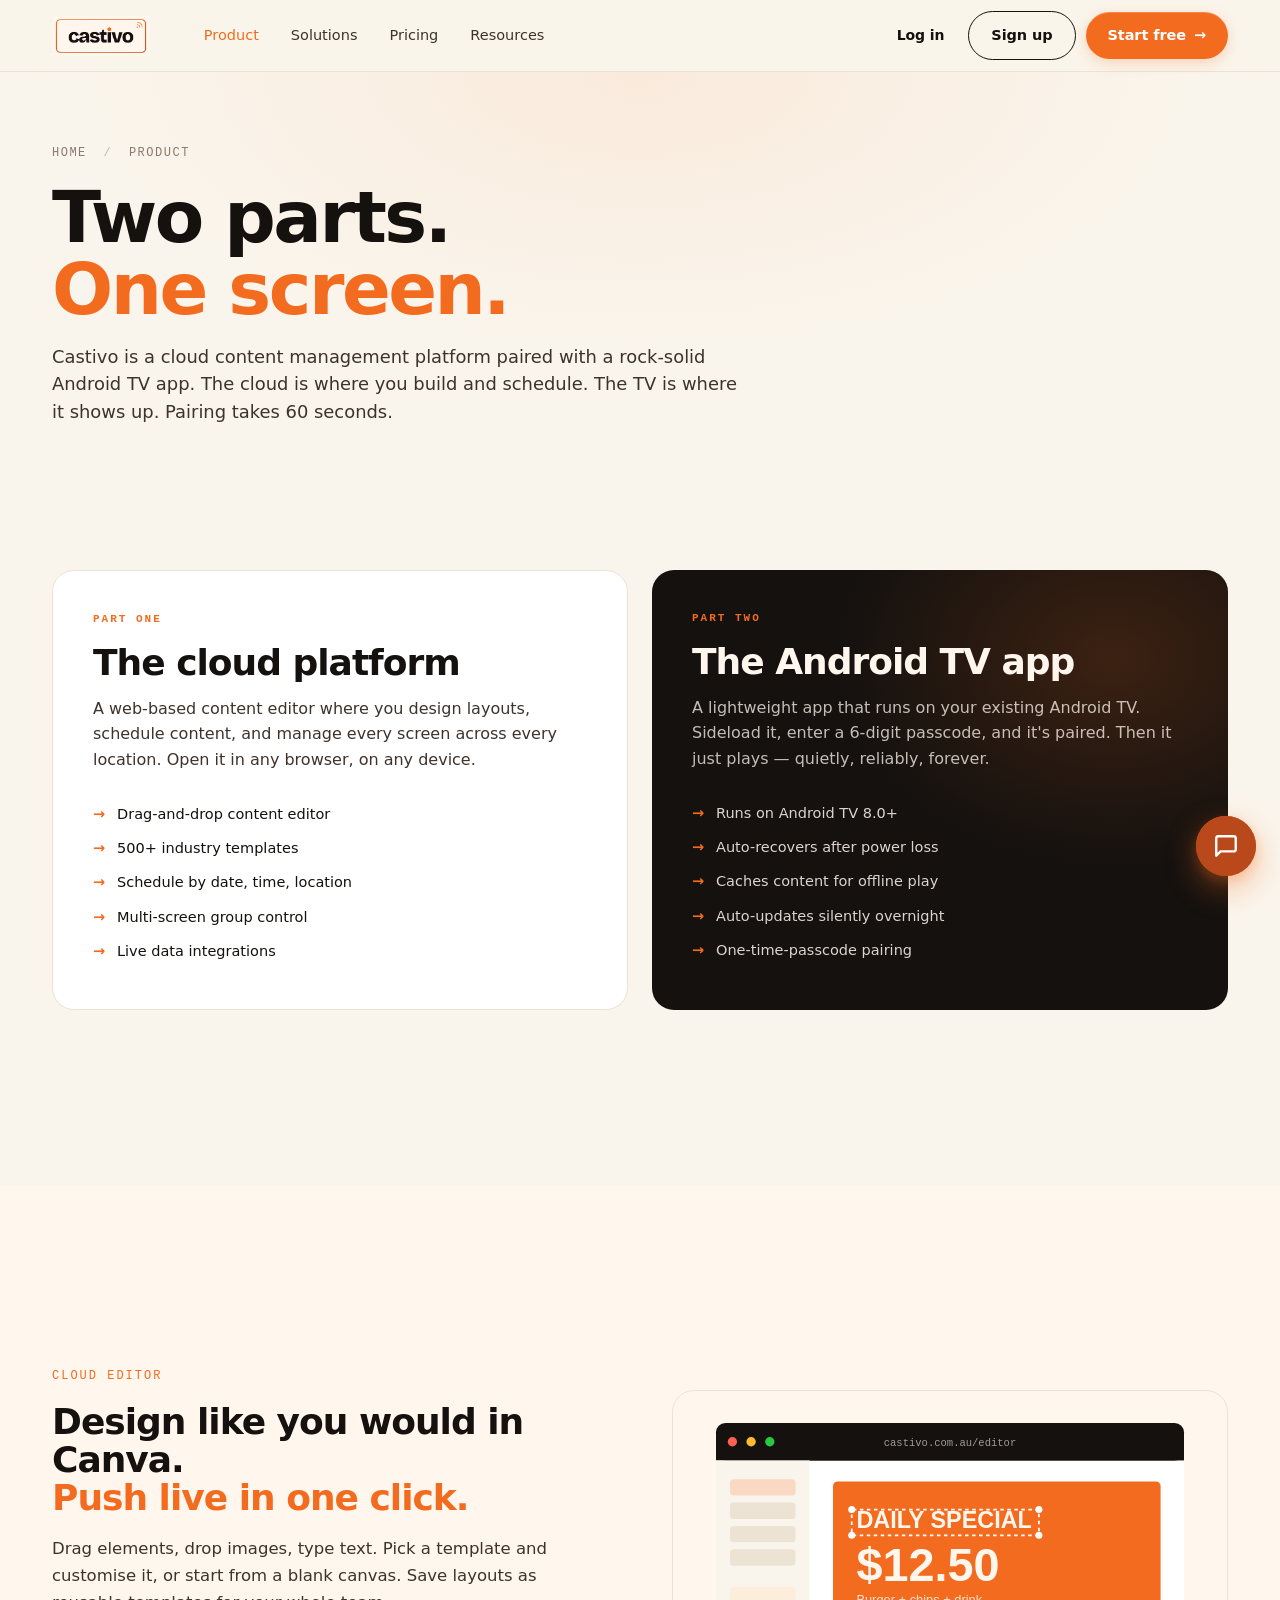
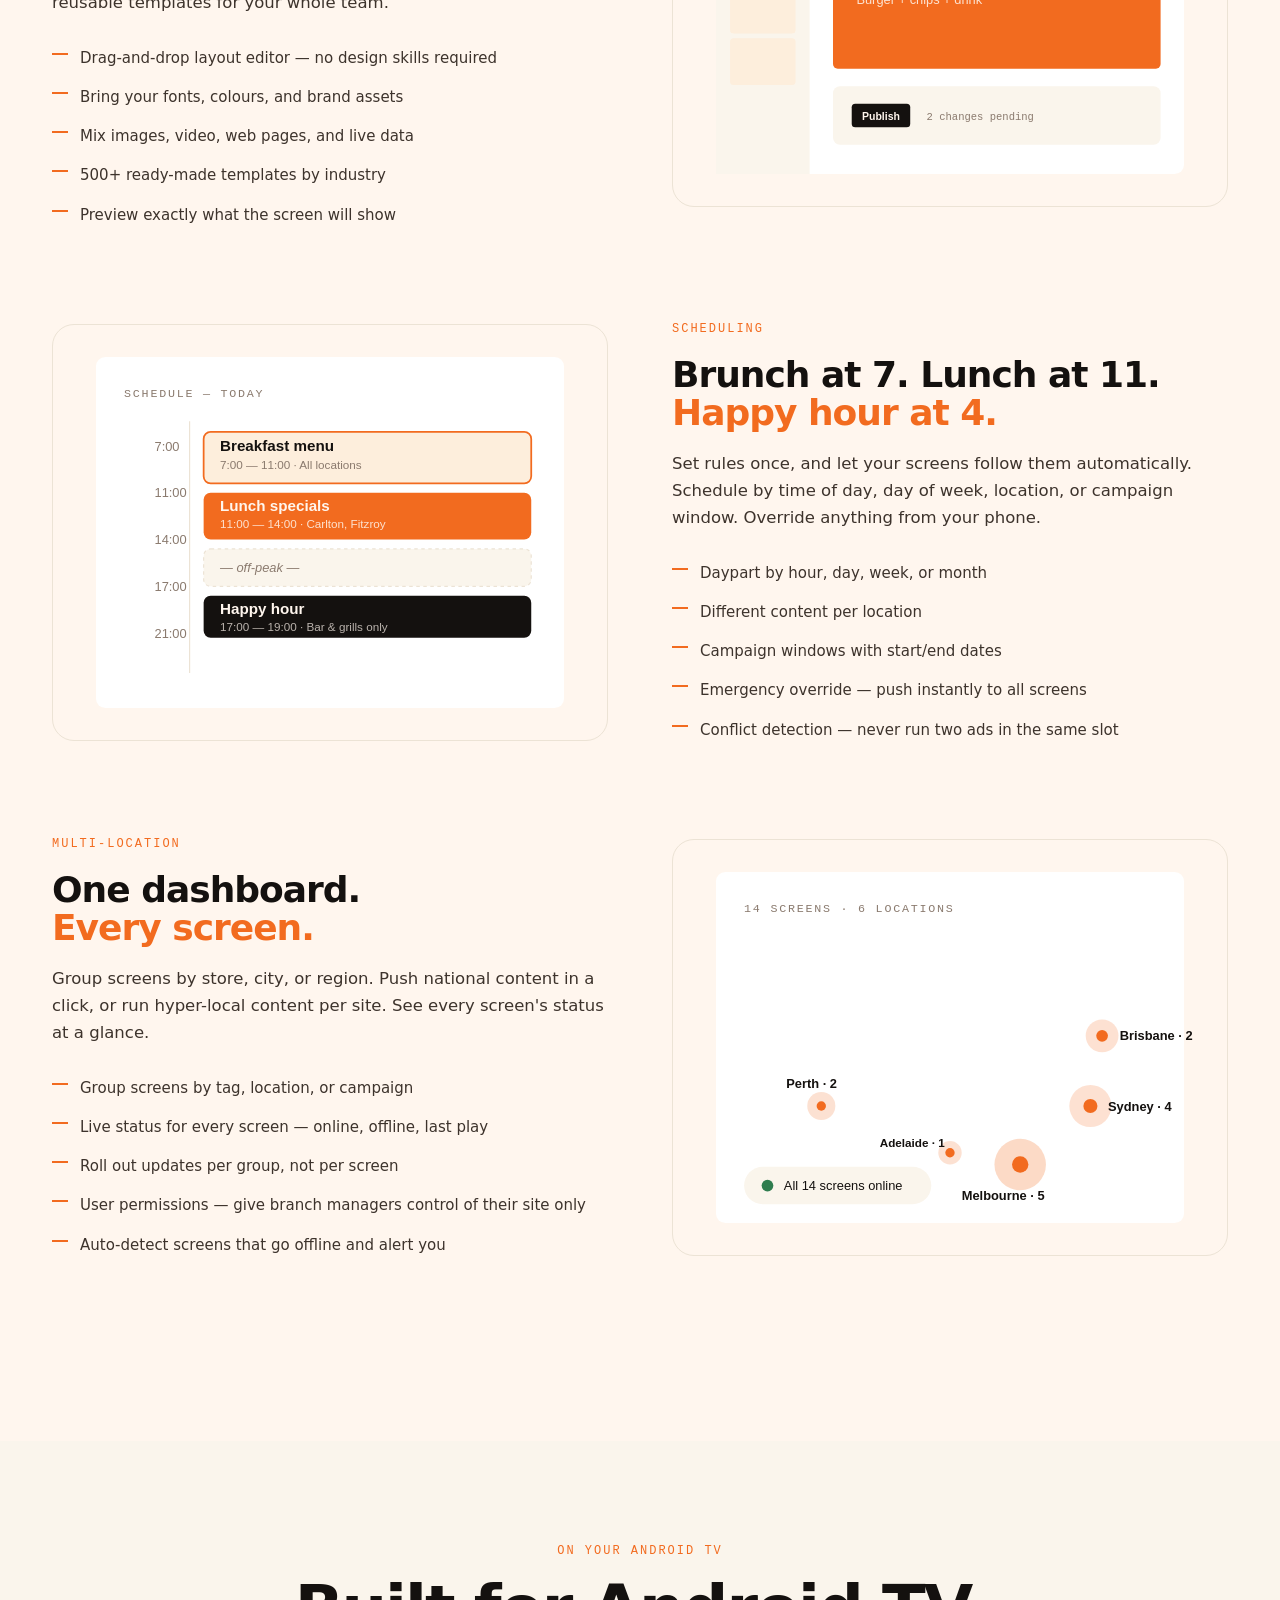
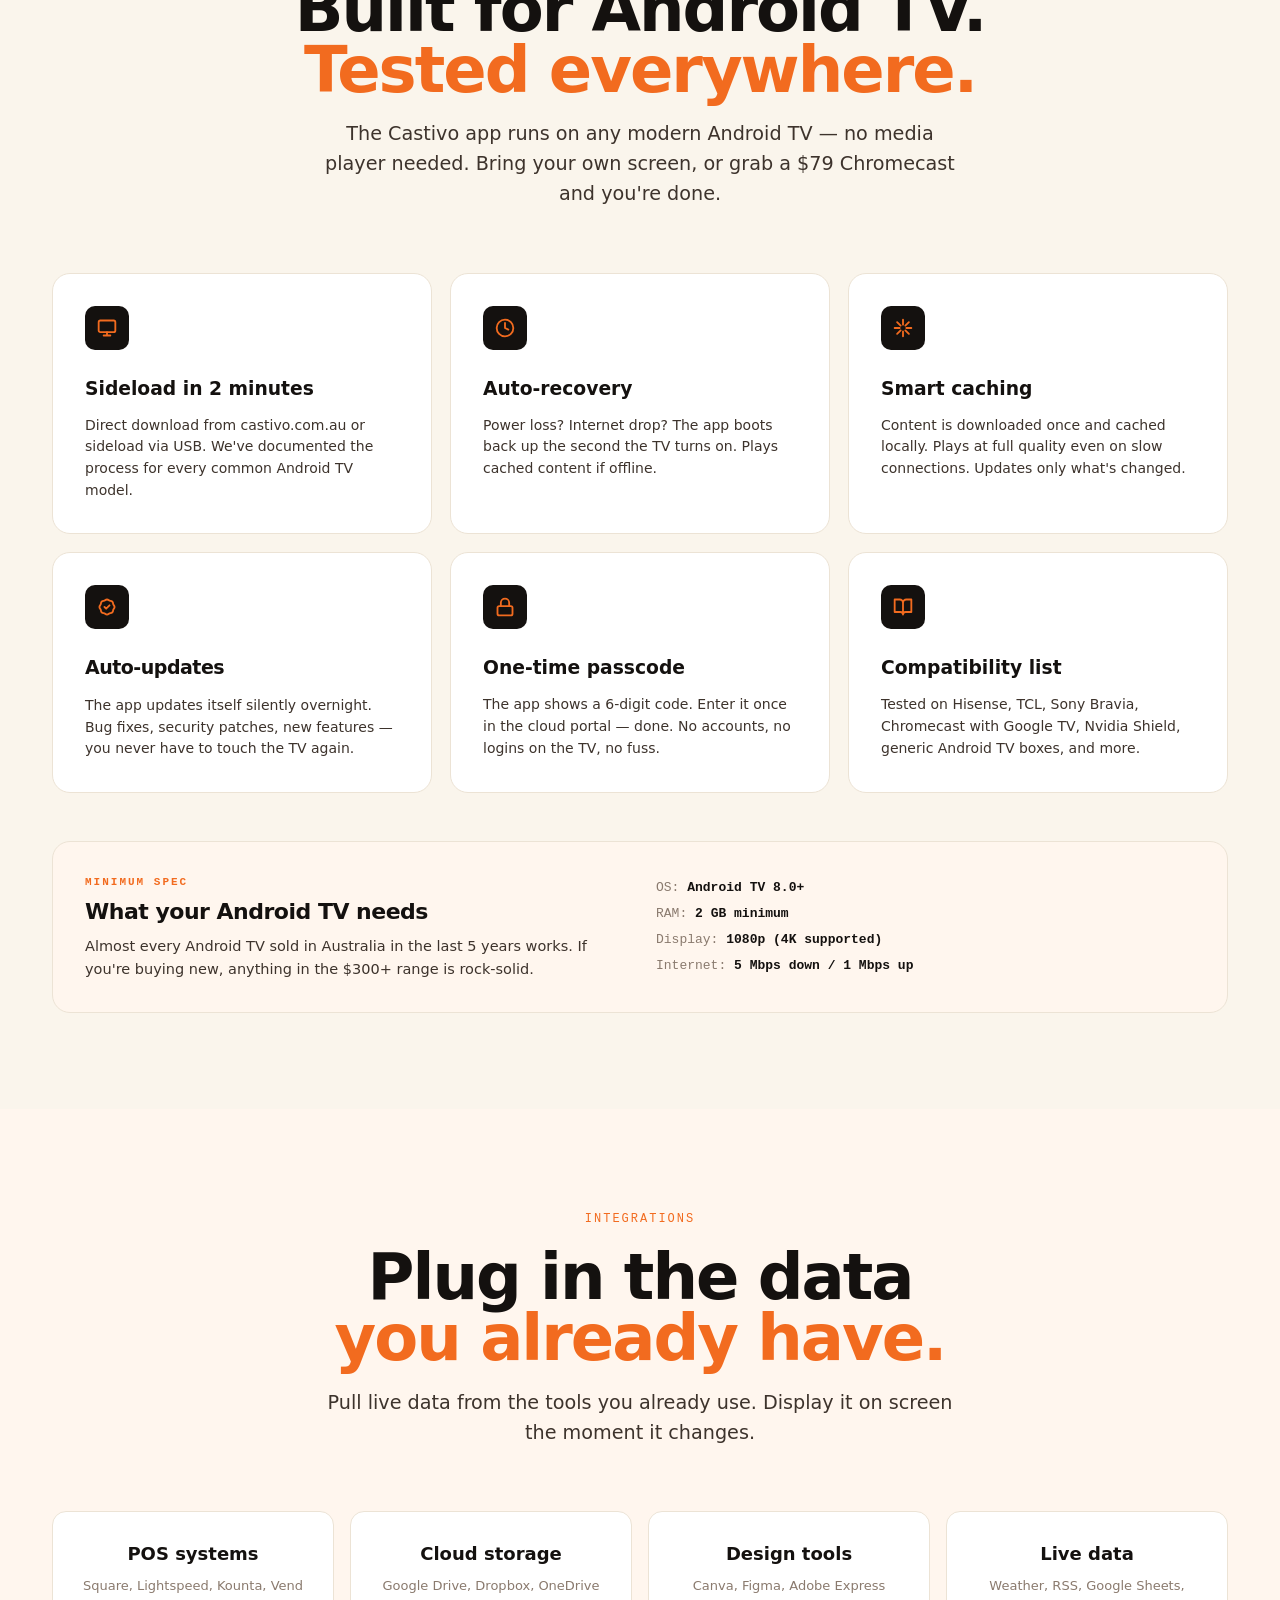
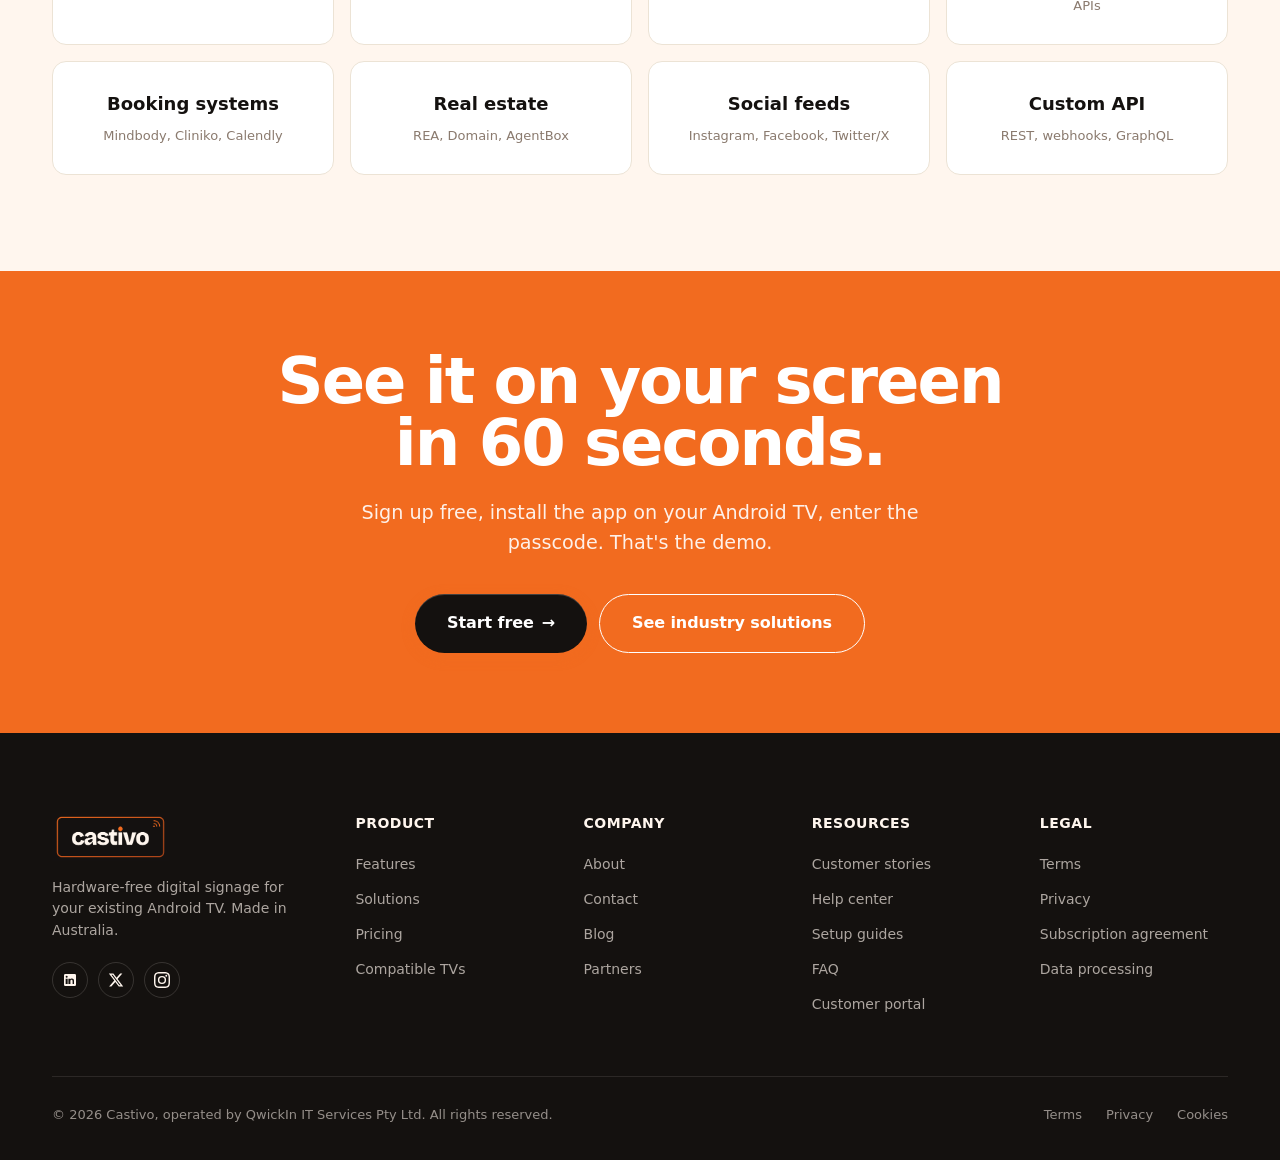
<file: products.html>
<!DOCTYPE html>
<html lang="en">
<head>
<meta charset="UTF-8">
<meta name="viewport" content="width=device-width, initial-scale=1.0">
<meta http-equiv="X-UA-Compatible" content="IE=edge">
<meta name="referrer" content="strict-origin-when-cross-origin">
<meta name="format-detection" content="telephone=no">
<!-- CSP: defence-in-depth. Real CSP should be served as an HTTP header
     via your host (see _headers / netlify.toml in repo root). -->
<meta http-equiv="Content-Security-Policy" content="default-src 'self'; img-src 'self' data: https:; style-src 'self' 'unsafe-inline' https://fonts.googleapis.com https://api.fontshare.com; font-src 'self' https://fonts.gstatic.com https://api.fontshare.com https://cdn.fontshare.com; script-src 'self' 'unsafe-inline'; connect-src 'self'; base-uri 'self'; form-action 'self';">

<title>Product — Castivo digital signage platform</title>
<meta name="description" content="A cloud content editor and Android TV app, working together. See what's inside the Castivo platform — drag-and-drop editor, scheduling, multi-location, integrations.">
<meta name="author" content="Castivo / QwickIn IT Services Pty Ltd">
<meta name="robots" content="index, follow">
<link rel="canonical" href="https://castivo.com.au/products.html">

<!-- Open Graph -->
<meta property="og:type" content="website">
<meta property="og:url" content="https://castivo.com.au/products.html">
<meta property="og:title" content="Castivo Product — Two parts. One screen.">
<meta property="og:description" content="Cloud content editor + Android TV app. Pair with a 6-digit passcode in 60 seconds.">
<meta property="og:image" content="https://castivo.com.au/assets/og-image.png">
<meta property="og:locale" content="en_AU">
<meta property="og:site_name" content="Castivo">

<!-- Twitter Card -->
<meta name="twitter:card" content="summary_large_image">
<meta name="twitter:title" content="Castivo Product — Two parts. One screen.">
<meta name="twitter:description" content="Cloud content editor + Android TV app. Pair with a 6-digit passcode in 60 seconds.">
<meta name="twitter:image" content="https://castivo.com.au/assets/og-image.png">

<meta name="theme-color" content="#F26B1F">
<link rel="icon" href="assets/favicon.ico" sizes="any">
<link rel="icon" type="image/png" sizes="32x32" href="assets/favicon-32.png">
<link rel="icon" type="image/png" sizes="16x16" href="assets/favicon-16.png">
<link rel="apple-touch-icon" sizes="180x180" href="assets/apple-touch-icon.png">
<link rel="manifest" href="site.webmanifest">
<!-- Satoshi from Fontshare (free for commercial use) -->
<link rel="preconnect" href="https://api.fontshare.com" crossorigin>
<link href="https://api.fontshare.com/v2/css?f[]=satoshi@900,700,500,400&display=swap" rel="stylesheet">
<link rel="preconnect" href="https://fonts.googleapis.com">
<link rel="preconnect" href="https://fonts.gstatic.com" crossorigin>
<link href="https://fonts.googleapis.com/css2?family=JetBrains+Mono:wght@400;500;600&display=swap" rel="stylesheet">
<link rel="stylesheet" href="css/castivo.css">

<!-- Google Analytics 4 — add your GA4 Measurement ID and uncomment to enable.
<script async src="https://www.googletagmanager.com/gtag/js?id=G-XXXXXXXXXX"></script>
<script>
  window.dataLayer = window.dataLayer || [];
  function gtag(){dataLayer.push(arguments);}
  gtag('js', new Date());
  gtag('config', 'G-XXXXXXXXXX', { 'anonymize_ip': true });
</script>
-->
</head>
<body>

<nav class="nav">
  <div class="nav-inner">
    <a href="index.html" class="nav-logo" aria-label="Castivo home">
      <img src="assets/castivo-primary-light.png" alt="Castivo">
    </a>
    <ul class="nav-links">
      <li><a href="products.html" class="active">Product</a></li>
      <li><a href="solutions.html">Solutions</a></li>
      <li><a href="pricing.html">Pricing</a></li>
      <li><a href="resources.html">Resources</a></li>
    </ul>
    <div class="nav-cta">
      <a href="login.html" class="btn btn-ghost" style="padding: 9px 14px; font-size: 14px;">Log in</a>
      <a href="signup.html" class="btn btn-secondary">Sign up</a>
      <a href="pricing.html#start" class="btn btn-primary">Start free <span class="arrow">→</span></a>
    </div>
    <button class="nav-mobile-toggle" aria-label="Open menu"><span></span></button>
  </div>
</nav>
<div class="nav-mobile">
  <a href="products.html">Product</a>
  <a href="solutions.html">Solutions</a>
  <a href="pricing.html">Pricing</a>
  <a href="resources.html">Resources</a>
  <a href="login.html">Log in</a>
  <a href="signup.html">Sign up</a>
  <div class="mobile-cta"><a href="pricing.html#start" class="btn btn-primary btn-large">Start free</a></div>
</div>

<!-- ===== PAGE HEAD ===== -->
<section class="page-head">
  <div class="container">
    <div class="breadcrumb">Home <span class="sep">/</span> Product</div>
    <h1>Two parts.<br><span class="accent">One screen.</span></h1>
    <p class="lead">Castivo is a cloud content management platform paired with a rock-solid Android TV app. The cloud is where you build and schedule. The TV is where it shows up. Pairing takes 60 seconds.</p>
  </div>
</section>

<!-- ===== TWO PRODUCTS OVERVIEW ===== -->
<section class="section">
  <div class="container">
    <div style="display: grid; grid-template-columns: 1fr 1fr; gap: 24px; margin-bottom: 80px;">
      <div style="background: white; border: 1px solid var(--line); border-radius: 22px; padding: 40px;">
        <div style="font-family: var(--font-mono); font-size: 11px; color: var(--tangerine); letter-spacing: 2px; font-weight: 600; margin-bottom: 16px;">PART ONE</div>
        <h3 class="h-display h3" style="margin-bottom: 14px;">The cloud platform</h3>
        <p style="color: var(--charcoal); margin-bottom: 24px; line-height: 1.6;">A web-based content editor where you design layouts, schedule content, and manage every screen across every location. Open it in any browser, on any device.</p>
        <ul style="list-style: none; padding: 0;">
          <li style="padding: 6px 0 6px 24px; position: relative; font-size: 14.5px;"><span style="position: absolute; left: 0; color: var(--tangerine); font-weight: 700;">→</span> Drag-and-drop content editor</li>
          <li style="padding: 6px 0 6px 24px; position: relative; font-size: 14.5px;"><span style="position: absolute; left: 0; color: var(--tangerine); font-weight: 700;">→</span> 500+ industry templates</li>
          <li style="padding: 6px 0 6px 24px; position: relative; font-size: 14.5px;"><span style="position: absolute; left: 0; color: var(--tangerine); font-weight: 700;">→</span> Schedule by date, time, location</li>
          <li style="padding: 6px 0 6px 24px; position: relative; font-size: 14.5px;"><span style="position: absolute; left: 0; color: var(--tangerine); font-weight: 700;">→</span> Multi-screen group control</li>
          <li style="padding: 6px 0 6px 24px; position: relative; font-size: 14.5px;"><span style="position: absolute; left: 0; color: var(--tangerine); font-weight: 700;">→</span> Live data integrations</li>
        </ul>
      </div>
      <div style="background: var(--ink); color: var(--cream); border-radius: 22px; padding: 40px; position: relative; overflow: hidden;">
        <div style="position: absolute; inset: 0; background: radial-gradient(ellipse 400px 300px at 80% 20%, rgba(242,107,31,0.18) 0%, transparent 70%);"></div>
        <div style="position: relative; z-index: 1;">
          <div style="font-family: var(--font-mono); font-size: 11px; color: var(--tangerine); letter-spacing: 2px; font-weight: 600; margin-bottom: 16px;">PART TWO</div>
          <h3 class="h-display h3" style="color: var(--cream); margin-bottom: 14px;">The Android TV app</h3>
          <p style="color: rgba(255,246,238,0.75); margin-bottom: 24px; line-height: 1.6;">A lightweight app that runs on your existing Android TV. Sideload it, enter a 6-digit passcode, and it's paired. Then it just plays — quietly, reliably, forever.</p>
          <ul style="list-style: none; padding: 0;">
            <li style="padding: 6px 0 6px 24px; position: relative; font-size: 14.5px; color: rgba(255,246,238,0.85);"><span style="position: absolute; left: 0; color: var(--tangerine); font-weight: 700;">→</span> Runs on Android TV 8.0+</li>
            <li style="padding: 6px 0 6px 24px; position: relative; font-size: 14.5px; color: rgba(255,246,238,0.85);"><span style="position: absolute; left: 0; color: var(--tangerine); font-weight: 700;">→</span> Auto-recovers after power loss</li>
            <li style="padding: 6px 0 6px 24px; position: relative; font-size: 14.5px; color: rgba(255,246,238,0.85);"><span style="position: absolute; left: 0; color: var(--tangerine); font-weight: 700;">→</span> Caches content for offline play</li>
            <li style="padding: 6px 0 6px 24px; position: relative; font-size: 14.5px; color: rgba(255,246,238,0.85);"><span style="position: absolute; left: 0; color: var(--tangerine); font-weight: 700;">→</span> Auto-updates silently overnight</li>
            <li style="padding: 6px 0 6px 24px; position: relative; font-size: 14.5px; color: rgba(255,246,238,0.85);"><span style="position: absolute; left: 0; color: var(--tangerine); font-weight: 700;">→</span> One-time-passcode pairing</li>
          </ul>
        </div>
      </div>
    </div>
  </div>
</section>

<!-- ===== FEATURE SHOWCASE — CLOUD EDITOR ===== -->
<section class="section" style="background: var(--cream);">
  <div class="container">
    <div class="showcase">
      <div class="showcase-text">
        <div class="eyebrow">Cloud editor</div>
        <h3 class="h-display h3">Design like you would in Canva.<br><span class="accent">Push live in one click.</span></h3>
        <p>Drag elements, drop images, type text. Pick a template and customise it, or start from a blank canvas. Save layouts as reusable templates for your whole team.</p>
        <ul>
          <li>Drag-and-drop layout editor — no design skills required</li>
          <li>Bring your fonts, colours, and brand assets</li>
          <li>Mix images, video, web pages, and live data</li>
          <li>500+ ready-made templates by industry</li>
          <li>Preview exactly what the screen will show</li>
        </ul>
      </div>
      <div class="showcase-visual">
        <svg viewBox="0 0 400 300" preserveAspectRatio="xMidYMid meet" style="width: 100%; height: 100%;">
          <!-- Editor mock -->
          <rect width="400" height="300" fill="#FFFFFF" rx="8"/>
          <rect x="0" y="0" width="400" height="32" fill="#14110F" rx="8"/>
          <rect x="0" y="20" width="400" height="12" fill="#14110F"/>
          <circle cx="14" cy="16" r="4" fill="#FF5F57"/>
          <circle cx="30" cy="16" r="4" fill="#FEBC2E"/>
          <circle cx="46" cy="16" r="4" fill="#28C840"/>
          <text x="200" y="20" text-anchor="middle" font-family="JetBrains Mono, monospace" font-size="9" fill="#FFF6EE" opacity="0.6">castivo.com.au/editor</text>
          <!-- Sidebar -->
          <rect x="0" y="32" width="80" height="268" fill="#FAF5EC"/>
          <rect x="12" y="48" width="56" height="14" rx="3" fill="#F26B1F" opacity="0.2"/>
          <rect x="12" y="68" width="56" height="14" rx="3" fill="#ECE3D5"/>
          <rect x="12" y="88" width="56" height="14" rx="3" fill="#ECE3D5"/>
          <rect x="12" y="108" width="56" height="14" rx="3" fill="#ECE3D5"/>
          <rect x="12" y="140" width="56" height="40" rx="3" fill="#FDEEDC"/>
          <rect x="12" y="184" width="56" height="40" rx="3" fill="#FDEEDC"/>
          <!-- Canvas -->
          <rect x="100" y="50" width="280" height="160" fill="#F26B1F" rx="4"/>
          <text x="120" y="90" font-family="Bricolage Grotesque, sans-serif" font-weight="800" font-size="20" fill="#FFF6EE">DAILY SPECIAL</text>
          <text x="120" y="135" font-family="Bricolage Grotesque, sans-serif" font-weight="800" font-size="40" fill="#FFF6EE">$12.50</text>
          <text x="120" y="155" font-family="Inter Tight, sans-serif" font-size="11" fill="#FFF6EE" opacity="0.85">Burger + chips + drink</text>
          <!-- Selection box -->
          <rect x="116" y="74" width="160" height="22" fill="none" stroke="#FFFFFF" stroke-width="1.5" stroke-dasharray="3,3" rx="1"/>
          <circle cx="116" cy="74" r="3" fill="#FFFFFF"/>
          <circle cx="276" cy="74" r="3" fill="#FFFFFF"/>
          <circle cx="116" cy="96" r="3" fill="#FFFFFF"/>
          <circle cx="276" cy="96" r="3" fill="#FFFFFF"/>
          <!-- Bottom toolbar -->
          <rect x="100" y="225" width="280" height="50" fill="#FAF5EC" rx="6"/>
          <rect x="116" y="240" width="50" height="20" fill="#14110F" rx="3"/>
          <text x="141" y="254" text-anchor="middle" font-family="Inter Tight, sans-serif" font-size="9" font-weight="600" fill="#FFF6EE">Publish</text>
          <text x="180" y="254" font-family="JetBrains Mono, monospace" font-size="9" fill="#8A7A6E">2 changes pending</text>
        </svg>
      </div>
    </div>

    <!-- ===== SCHEDULING ===== -->
    <div class="showcase reverse">
      <div class="showcase-text">
        <div class="eyebrow">Scheduling</div>
        <h3 class="h-display h3">Brunch at 7. Lunch at 11.<br><span class="accent">Happy hour at 4.</span></h3>
        <p>Set rules once, and let your screens follow them automatically. Schedule by time of day, day of week, location, or campaign window. Override anything from your phone.</p>
        <ul>
          <li>Daypart by hour, day, week, or month</li>
          <li>Different content per location</li>
          <li>Campaign windows with start/end dates</li>
          <li>Emergency override — push instantly to all screens</li>
          <li>Conflict detection — never run two ads in the same slot</li>
        </ul>
      </div>
      <div class="showcase-visual">
        <svg viewBox="0 0 400 300" preserveAspectRatio="xMidYMid meet" style="width: 100%; height: 100%;">
          <rect width="400" height="300" fill="#FFFFFF" rx="8"/>
          <text x="24" y="34" font-family="JetBrains Mono, monospace" font-size="10" fill="#8A7A6E" letter-spacing="1.5">SCHEDULE — TODAY</text>
          <!-- Time gridlines -->
          <line x1="80" y1="55" x2="80" y2="270" stroke="#ECE3D5" stroke-width="1"/>
          <text x="50" y="80" font-family="Inter Tight, sans-serif" font-size="11" fill="#8A7A6E">7:00</text>
          <text x="50" y="120" font-family="Inter Tight, sans-serif" font-size="11" fill="#8A7A6E">11:00</text>
          <text x="50" y="160" font-family="Inter Tight, sans-serif" font-size="11" fill="#8A7A6E">14:00</text>
          <text x="50" y="200" font-family="Inter Tight, sans-serif" font-size="11" fill="#8A7A6E">17:00</text>
          <text x="50" y="240" font-family="Inter Tight, sans-serif" font-size="11" fill="#8A7A6E">21:00</text>
          <!-- Schedule blocks -->
          <rect x="92" y="64" width="280" height="44" fill="#FDEEDC" stroke="#F26B1F" stroke-width="1.5" rx="6"/>
          <text x="106" y="80" font-family="Bricolage Grotesque, sans-serif" font-weight="700" font-size="13" fill="#14110F">Breakfast menu</text>
          <text x="106" y="96" font-family="Inter Tight, sans-serif" font-size="10" fill="#8A7A6E">7:00 — 11:00 · All locations</text>
          <rect x="92" y="116" width="280" height="40" fill="#F26B1F" rx="6"/>
          <text x="106" y="132" font-family="Bricolage Grotesque, sans-serif" font-weight="700" font-size="13" fill="#FFF6EE">Lunch specials</text>
          <text x="106" y="146" font-family="Inter Tight, sans-serif" font-size="10" fill="#FFF6EE" opacity="0.85">11:00 — 14:00 · Carlton, Fitzroy</text>
          <rect x="92" y="164" width="280" height="32" fill="#FAF5EC" stroke="#ECE3D5" stroke-width="1" rx="6" stroke-dasharray="3,3"/>
          <text x="106" y="184" font-family="Inter Tight, sans-serif" font-size="11" fill="#8A7A6E" font-style="italic">— off-peak —</text>
          <rect x="92" y="204" width="280" height="36" fill="#14110F" rx="6"/>
          <text x="106" y="220" font-family="Bricolage Grotesque, sans-serif" font-weight="700" font-size="13" fill="#FFF6EE">Happy hour</text>
          <text x="106" y="234" font-family="Inter Tight, sans-serif" font-size="10" fill="#FFF6EE" opacity="0.7">17:00 — 19:00 · Bar &amp; grills only</text>
        </svg>
      </div>
    </div>

    <!-- ===== MULTI-LOCATION ===== -->
    <div class="showcase">
      <div class="showcase-text">
        <div class="eyebrow">Multi-location</div>
        <h3 class="h-display h3">One dashboard.<br><span class="accent">Every screen.</span></h3>
        <p>Group screens by store, city, or region. Push national content in a click, or run hyper-local content per site. See every screen's status at a glance.</p>
        <ul>
          <li>Group screens by tag, location, or campaign</li>
          <li>Live status for every screen — online, offline, last play</li>
          <li>Roll out updates per group, not per screen</li>
          <li>User permissions — give branch managers control of their site only</li>
          <li>Auto-detect screens that go offline and alert you</li>
        </ul>
      </div>
      <div class="showcase-visual">
        <svg viewBox="0 0 400 300" preserveAspectRatio="xMidYMid meet" style="width: 100%; height: 100%;">
          <rect width="400" height="300" fill="#FFFFFF" rx="8"/>
          <text x="24" y="34" font-family="JetBrains Mono, monospace" font-size="10" fill="#8A7A6E" letter-spacing="1.5">14 SCREENS · 6 LOCATIONS</text>
          <!-- Map of Australia stylized -->
          <g transform="translate(40, 60)">
            <!-- Sydney -->
            <circle cx="280" cy="140" r="18" fill="#F26B1F" opacity="0.2"/>
            <circle cx="280" cy="140" r="6" fill="#F26B1F"/>
            <text x="295" y="144" font-family="Inter Tight, sans-serif" font-size="11" font-weight="600" fill="#14110F">Sydney · 4</text>
            <!-- Melbourne -->
            <circle cx="220" cy="190" r="22" fill="#F26B1F" opacity="0.25"/>
            <circle cx="220" cy="190" r="7" fill="#F26B1F"/>
            <text x="170" y="220" font-family="Inter Tight, sans-serif" font-size="11" font-weight="600" fill="#14110F">Melbourne · 5</text>
            <!-- Brisbane -->
            <circle cx="290" cy="80" r="14" fill="#F26B1F" opacity="0.2"/>
            <circle cx="290" cy="80" r="5" fill="#F26B1F"/>
            <text x="305" y="84" font-family="Inter Tight, sans-serif" font-size="11" font-weight="600" fill="#14110F">Brisbane · 2</text>
            <!-- Perth -->
            <circle cx="50" cy="140" r="12" fill="#F26B1F" opacity="0.2"/>
            <circle cx="50" cy="140" r="4" fill="#F26B1F"/>
            <text x="20" y="125" font-family="Inter Tight, sans-serif" font-size="11" font-weight="600" fill="#14110F">Perth · 2</text>
            <!-- Adelaide -->
            <circle cx="160" cy="180" r="10" fill="#F26B1F" opacity="0.2"/>
            <circle cx="160" cy="180" r="4" fill="#F26B1F"/>
            <text x="100" y="175" font-family="Inter Tight, sans-serif" font-size="10" font-weight="600" fill="#14110F">Adelaide · 1</text>
          </g>
          <rect x="24" y="252" width="160" height="32" fill="#FAF5EC" rx="16"/>
          <circle cx="44" cy="268" r="5" fill="#2F7D4F"/>
          <text x="58" y="272" font-family="Inter Tight, sans-serif" font-size="11" font-weight="500" fill="#14110F">All 14 screens online</text>
        </svg>
      </div>
    </div>
  </div>
</section>

<!-- ===== ANDROID TV SECTION ===== -->
<section class="section">
  <div class="container">
    <div class="section-head">
      <div class="eyebrow">On your Android TV</div>
      <h2 class="h-display h2">Built for Android TV.<br><span class="accent">Tested everywhere.</span></h2>
      <p class="lead">The Castivo app runs on any modern Android TV — no media player needed. Bring your own screen, or grab a $79 Chromecast and you're done.</p>
    </div>

    <div class="feature-grid">
      <div class="feature-card">
        <div class="feat-icon"><svg width="20" height="20" viewBox="0 0 24 24" fill="none" stroke="currentColor" stroke-width="2.2" stroke-linecap="round" stroke-linejoin="round"><rect x="2" y="3" width="20" height="14" rx="2"/><path d="M8 21h8M12 17v4"/></svg></div>
        <h3>Sideload in 2 minutes</h3>
        <p>Direct download from castivo.com.au or sideload via USB. We've documented the process for every common Android TV model.</p>
      </div>
      <div class="feature-card">
        <div class="feat-icon"><svg width="20" height="20" viewBox="0 0 24 24" fill="none" stroke="currentColor" stroke-width="2.2" stroke-linecap="round" stroke-linejoin="round"><circle cx="12" cy="12" r="10"/><path d="M12 6v6l4 2"/></svg></div>
        <h3>Auto-recovery</h3>
        <p>Power loss? Internet drop? The app boots back up the second the TV turns on. Plays cached content if offline.</p>
      </div>
      <div class="feature-card">
        <div class="feat-icon"><svg width="20" height="20" viewBox="0 0 24 24" fill="none" stroke="currentColor" stroke-width="2.2" stroke-linecap="round" stroke-linejoin="round"><path d="M12 2v6m0 8v6M4.93 4.93l4.24 4.24m5.66 5.66 4.24 4.24M2 12h6m8 0h6M4.93 19.07l4.24-4.24m5.66-5.66 4.24-4.24"/></svg></div>
        <h3>Smart caching</h3>
        <p>Content is downloaded once and cached locally. Plays at full quality even on slow connections. Updates only what's changed.</p>
      </div>
      <div class="feature-card">
        <div class="feat-icon"><svg width="20" height="20" viewBox="0 0 24 24" fill="none" stroke="currentColor" stroke-width="2.2" stroke-linecap="round" stroke-linejoin="round"><path d="M9 12l2 2 4-4M7.835 4.697a3.42 3.42 0 0 0 1.946-.806 3.42 3.42 0 0 1 4.438 0 3.42 3.42 0 0 0 1.946.806 3.42 3.42 0 0 1 3.138 3.138 3.42 3.42 0 0 0 .806 1.946 3.42 3.42 0 0 1 0 4.438 3.42 3.42 0 0 0-.806 1.946 3.42 3.42 0 0 1-3.138 3.138 3.42 3.42 0 0 0-1.946.806 3.42 3.42 0 0 1-4.438 0 3.42 3.42 0 0 0-1.946-.806 3.42 3.42 0 0 1-3.138-3.138 3.42 3.42 0 0 0-.806-1.946 3.42 3.42 0 0 1 0-4.438 3.42 3.42 0 0 0 .806-1.946 3.42 3.42 0 0 1 3.138-3.138z"/></svg></div>
        <h4>Auto-updates</h4>
        <p>The app updates itself silently overnight. Bug fixes, security patches, new features — you never have to touch the TV again.</p>
      </div>
      <div class="feature-card">
        <div class="feat-icon"><svg width="20" height="20" viewBox="0 0 24 24" fill="none" stroke="currentColor" stroke-width="2.2" stroke-linecap="round" stroke-linejoin="round"><rect x="3" y="11" width="18" height="11" rx="2"/><path d="M7 11V7a5 5 0 0 1 10 0v4"/></svg></div>
        <h3>One-time passcode</h3>
        <p>The app shows a 6-digit code. Enter it once in the cloud portal — done. No accounts, no logins on the TV, no fuss.</p>
      </div>
      <div class="feature-card">
        <div class="feat-icon"><svg width="20" height="20" viewBox="0 0 24 24" fill="none" stroke="currentColor" stroke-width="2.2" stroke-linecap="round" stroke-linejoin="round"><path d="M2 3h6a4 4 0 0 1 4 4v14a3 3 0 0 0-3-3H2zM22 3h-6a4 4 0 0 0-4 4v14a3 3 0 0 1 3-3h7z"/></svg></div>
        <h3>Compatibility list</h3>
        <p>Tested on Hisense, TCL, Sony Bravia, Chromecast with Google TV, Nvidia Shield, generic Android TV boxes, and more.</p>
      </div>
    </div>

    <div style="background: var(--cream); border: 1px solid var(--line); border-radius: 18px; padding: 32px; margin-top: 48px; display: grid; grid-template-columns: 1fr 1fr; gap: 32px; align-items: center;">
      <div>
        <div style="font-family: var(--font-mono); font-size: 11px; color: var(--tangerine); letter-spacing: 2px; font-weight: 600; margin-bottom: 8px;">MINIMUM SPEC</div>
        <h4 class="h-display h4" style="margin-bottom: 10px;">What your Android TV needs</h4>
        <p style="font-size: 14.5px; color: var(--charcoal);">Almost every Android TV sold in Australia in the last 5 years works. If you're buying new, anything in the $300+ range is rock-solid.</p>
      </div>
      <div style="font-family: var(--font-mono); font-size: 13px; line-height: 2;">
        <div><span style="color: var(--stone);">OS:</span> <strong>Android TV 8.0+</strong></div>
        <div><span style="color: var(--stone);">RAM:</span> <strong>2 GB minimum</strong></div>
        <div><span style="color: var(--stone);">Display:</span> <strong>1080p (4K supported)</strong></div>
        <div><span style="color: var(--stone);">Internet:</span> <strong>5 Mbps down / 1 Mbps up</strong></div>
      </div>
    </div>
  </div>
</section>

<!-- ===== INTEGRATIONS ===== -->
<section class="section" style="background: var(--cream);">
  <div class="container">
    <div class="section-head">
      <div class="eyebrow">Integrations</div>
      <h2 class="h-display h2">Plug in the data<br><span class="accent">you already have.</span></h2>
      <p class="lead">Pull live data from the tools you already use. Display it on screen the moment it changes.</p>
    </div>
    <div style="display: grid; grid-template-columns: repeat(4, 1fr); gap: 16px;">
      <div style="background: white; border: 1px solid var(--line); border-radius: 14px; padding: 28px; text-align: center;">
        <div style="font-family: var(--font-display); font-weight: 700; font-size: 18px; margin-bottom: 8px;">POS systems</div>
        <div style="font-size: 13px; color: var(--stone);">Square, Lightspeed, Kounta, Vend</div>
      </div>
      <div style="background: white; border: 1px solid var(--line); border-radius: 14px; padding: 28px; text-align: center;">
        <div style="font-family: var(--font-display); font-weight: 700; font-size: 18px; margin-bottom: 8px;">Cloud storage</div>
        <div style="font-size: 13px; color: var(--stone);">Google Drive, Dropbox, OneDrive</div>
      </div>
      <div style="background: white; border: 1px solid var(--line); border-radius: 14px; padding: 28px; text-align: center;">
        <div style="font-family: var(--font-display); font-weight: 700; font-size: 18px; margin-bottom: 8px;">Design tools</div>
        <div style="font-size: 13px; color: var(--stone);">Canva, Figma, Adobe Express</div>
      </div>
      <div style="background: white; border: 1px solid var(--line); border-radius: 14px; padding: 28px; text-align: center;">
        <div style="font-family: var(--font-display); font-weight: 700; font-size: 18px; margin-bottom: 8px;">Live data</div>
        <div style="font-size: 13px; color: var(--stone);">Weather, RSS, Google Sheets, APIs</div>
      </div>
      <div style="background: white; border: 1px solid var(--line); border-radius: 14px; padding: 28px; text-align: center;">
        <div style="font-family: var(--font-display); font-weight: 700; font-size: 18px; margin-bottom: 8px;">Booking systems</div>
        <div style="font-size: 13px; color: var(--stone);">Mindbody, Cliniko, Calendly</div>
      </div>
      <div style="background: white; border: 1px solid var(--line); border-radius: 14px; padding: 28px; text-align: center;">
        <div style="font-family: var(--font-display); font-weight: 700; font-size: 18px; margin-bottom: 8px;">Real estate</div>
        <div style="font-size: 13px; color: var(--stone);">REA, Domain, AgentBox</div>
      </div>
      <div style="background: white; border: 1px solid var(--line); border-radius: 14px; padding: 28px; text-align: center;">
        <div style="font-family: var(--font-display); font-weight: 700; font-size: 18px; margin-bottom: 8px;">Social feeds</div>
        <div style="font-size: 13px; color: var(--stone);">Instagram, Facebook, Twitter/X</div>
      </div>
      <div style="background: white; border: 1px solid var(--line); border-radius: 14px; padding: 28px; text-align: center;">
        <div style="font-family: var(--font-display); font-weight: 700; font-size: 18px; margin-bottom: 8px;">Custom API</div>
        <div style="font-size: 13px; color: var(--stone);">REST, webhooks, GraphQL</div>
      </div>
    </div>
  </div>
</section>

<!-- ===== CTA ===== -->
<section class="cta-stripe">
  <div class="container">
    <h2 class="h-display h2">See it on your screen<br>in 60 seconds.</h2>
    <p class="lead">Sign up free, install the app on your Android TV, enter the passcode. That's the demo.</p>
    <div style="display: flex; gap: 12px; justify-content: center; flex-wrap: wrap;">
      <a href="pricing.html#start" class="btn btn-primary btn-large">Start free <span class="arrow">→</span></a>
      <a href="solutions.html" class="btn btn-secondary btn-large">See industry solutions</a>
    </div>
  </div>
</section>

<!-- ===== FOOTER ===== -->
<footer class="footer">
  <div class="container">
    <div class="footer-grid">
      <div class="footer-brand">
        <img src="assets/castivo-primary-dark.png" alt="Castivo" loading="lazy" decoding="async">
        <p>Hardware-free digital signage for your existing Android TV. Made in Australia.</p>
        <div class="socials">
          <a href="#" aria-label="LinkedIn"><svg width="16" height="16" fill="currentColor" viewBox="0 0 24 24"><path d="M19 3a2 2 0 0 1 2 2v14a2 2 0 0 1-2 2H5a2 2 0 0 1-2-2V5a2 2 0 0 1 2-2zM8.5 18V10h-3v8zM7 8.5a1.5 1.5 0 1 0 0-3 1.5 1.5 0 0 0 0 3zM18 18v-4.7c0-2.4-1.3-3.5-3-3.5-1.4 0-2 .8-2.4 1.4V10h-3v8h3v-4.4c0-.3 0-.6.1-.8.2-.6.7-1.2 1.6-1.2 1.1 0 1.6.8 1.6 2.1V18z"/></svg></a>
          <a href="#" aria-label="Twitter"><svg width="16" height="16" fill="currentColor" viewBox="0 0 24 24"><path d="M18.244 2.25h3.308l-7.227 8.26 8.502 11.24H16.17l-5.214-6.817L4.99 21.75H1.68l7.73-8.835L1.254 2.25H8.08l4.713 6.231zm-1.161 17.52h1.833L7.084 4.126H5.117z"/></svg></a>
          <a href="#" aria-label="Instagram"><svg width="16" height="16" fill="currentColor" viewBox="0 0 24 24"><path d="M12 2.2c3.2 0 3.6 0 4.85.07 1.17.05 1.81.25 2.23.42.56.22.96.48 1.38.9.42.42.68.82.9 1.38.17.42.37 1.06.42 2.23.05 1.25.07 1.65.07 4.85s0 3.6-.07 4.85c-.05 1.17-.25 1.81-.42 2.23-.22.56-.48.96-.9 1.38-.42.42-.82.68-1.38.9-.42.17-1.06.37-2.23.42-1.25.05-1.65.07-4.85.07s-3.6 0-4.85-.07c-1.17-.05-1.81-.25-2.23-.42-.56-.22-.96-.48-1.38-.9a3.7 3.7 0 0 1-.9-1.38c-.17-.42-.37-1.06-.42-2.23C2.27 15.6 2.2 15.2 2.2 12s0-3.6.07-4.85c.05-1.17.25-1.81.42-2.23.22-.56.48-.96.9-1.38.42-.42.82-.68 1.38-.9.42-.17 1.06-.37 2.23-.42C8.4 2.27 8.8 2.2 12 2.2zM12 0C8.74 0 8.33 0 7.05.07 5.78.13 4.9.33 4.14.63a5.9 5.9 0 0 0-2.13 1.38A5.9 5.9 0 0 0 .63 4.14C.33 4.9.13 5.78.07 7.05.01 8.33 0 8.74 0 12s.01 3.67.07 4.95c.06 1.27.26 2.15.56 2.91a5.9 5.9 0 0 0 1.38 2.13 5.9 5.9 0 0 0 2.13 1.38c.76.3 1.64.5 2.91.56C8.33 23.99 8.74 24 12 24s3.67-.01 4.95-.07c1.27-.06 2.15-.26 2.91-.56a5.9 5.9 0 0 0 2.13-1.38 5.9 5.9 0 0 0 1.38-2.13c.3-.76.5-1.64.56-2.91.06-1.28.07-1.69.07-4.95s-.01-3.67-.07-4.95c-.06-1.27-.26-2.15-.56-2.91a5.9 5.9 0 0 0-1.38-2.13A5.9 5.9 0 0 0 19.86.63C19.1.33 18.22.13 16.95.07 15.67.01 15.26 0 12 0zm0 5.84a6.16 6.16 0 1 0 0 12.32 6.16 6.16 0 0 0 0-12.32zm0 10.16a4 4 0 1 1 0-8 4 4 0 0 1 0 8zm6.4-11.85a1.44 1.44 0 1 0 0 2.88 1.44 1.44 0 0 0 0-2.88z"/></svg></a>
        </div>
      </div>
      <div class="footer-col">
        <h5>Product</h5>
        <ul>
          <li><a href="products.html">Features</a></li>
          <li><a href="solutions.html">Solutions</a></li>
          <li><a href="pricing.html">Pricing</a></li>
          <li><a href="resources.html#devices">Compatible TVs</a></li>
        </ul>
      </div>
      <div class="footer-col">
        <h5>Company</h5>
        <ul>
          <li><a href="resources.html#about">About</a></li>
          <li><a href="resources.html#contact">Contact</a></li>
          <li><a href="resources.html#blog">Blog</a></li>
          <li><a href="resources.html#partners">Partners</a></li>
        </ul>
      </div>
      <div class="footer-col">
        <h5>Resources</h5>
        <ul>
          <li><a href="testimonials.html">Customer stories</a></li>
          <li><a href="resources.html#help">Help center</a></li>
          <li><a href="resources.html#guides">Setup guides</a></li>
          <li><a href="resources.html#faq">FAQ</a></li>
          <li><a href="login.html">Customer portal</a></li>
        </ul>
      </div>
      <div class="footer-col">
        <h5>Legal</h5>
        <ul>
          <li><a href="resources.html#terms">Terms</a></li>
          <li><a href="resources.html#privacy">Privacy</a></li>
          <li><a href="resources.html#agreement">Subscription agreement</a></li>
          <li><a href="resources.html#dpa">Data processing</a></li>
        </ul>
      </div>
    </div>
    <div class="footer-bottom">
      <span>© 2026 Castivo, operated by QwickIn IT Services Pty Ltd. All rights reserved.</span>
      <div class="legal">
        <a href="resources.html#terms">Terms</a>
        <a href="resources.html#privacy">Privacy</a>
        <a href="resources.html#cookies">Cookies</a>
      </div>
    </div>
  </div>
</footer>


<!-- ===== AI ASSISTANT (Cassie) ===== -->
<button class="ai-bubble" aria-label="Open chat with Cassie">
  <div class="ai-pulse"></div>
  <svg class="ai-bubble-icon" viewBox="0 0 24 24" fill="none" stroke="currentColor" stroke-width="2.2" stroke-linecap="round" stroke-linejoin="round"><path d="M21 15a2 2 0 0 1-2 2H7l-4 4V5a2 2 0 0 1 2-2h14a2 2 0 0 1 2 2z"/></svg>
  <svg class="ai-close-icon" viewBox="0 0 24 24" fill="none" stroke="currentColor" stroke-width="2.2" stroke-linecap="round" stroke-linejoin="round"><line x1="18" y1="6" x2="6" y2="18"/><line x1="6" y1="6" x2="18" y2="18"/></svg>
</button>

<div class="ai-panel" role="dialog" aria-label="Cassie AI assistant">
  <div class="ai-header">
    <div class="ai-avatar">C</div>
    <div class="ai-header-info">
      <div class="ai-name">Cassie</div>
      <div class="ai-status">Castivo's AI · Replies in seconds</div>
    </div>
  </div>
  <div class="ai-messages">
    <div class="ai-msg from-bot">G'day! I'm <b>Cassie</b>, the Castivo assistant. Ask me anything about pricing, supported TVs, setup, or book a demo.</div>
    <div class="ai-suggestions">
      <button class="ai-chip">How does pricing work?</button>
      <button class="ai-chip">What TVs are supported?</button>
      <button class="ai-chip">Book a demo</button>
      <button class="ai-chip">How do I set up?</button>
    </div>
  </div>
  <div class="ai-input">
    <input type="text" placeholder="Type your message..." aria-label="Message input">
    <button aria-label="Send message">
      <svg width="18" height="18" viewBox="0 0 24 24" fill="none" stroke="currentColor" stroke-width="2.4" stroke-linecap="round" stroke-linejoin="round"><line x1="22" y1="2" x2="11" y2="13"/><polygon points="22 2 15 22 11 13 2 9 22 2"/></svg>
    </button>
  </div>
</div>

<script src="js/castivo.js" defer></script>
</body>
</html>
</file>
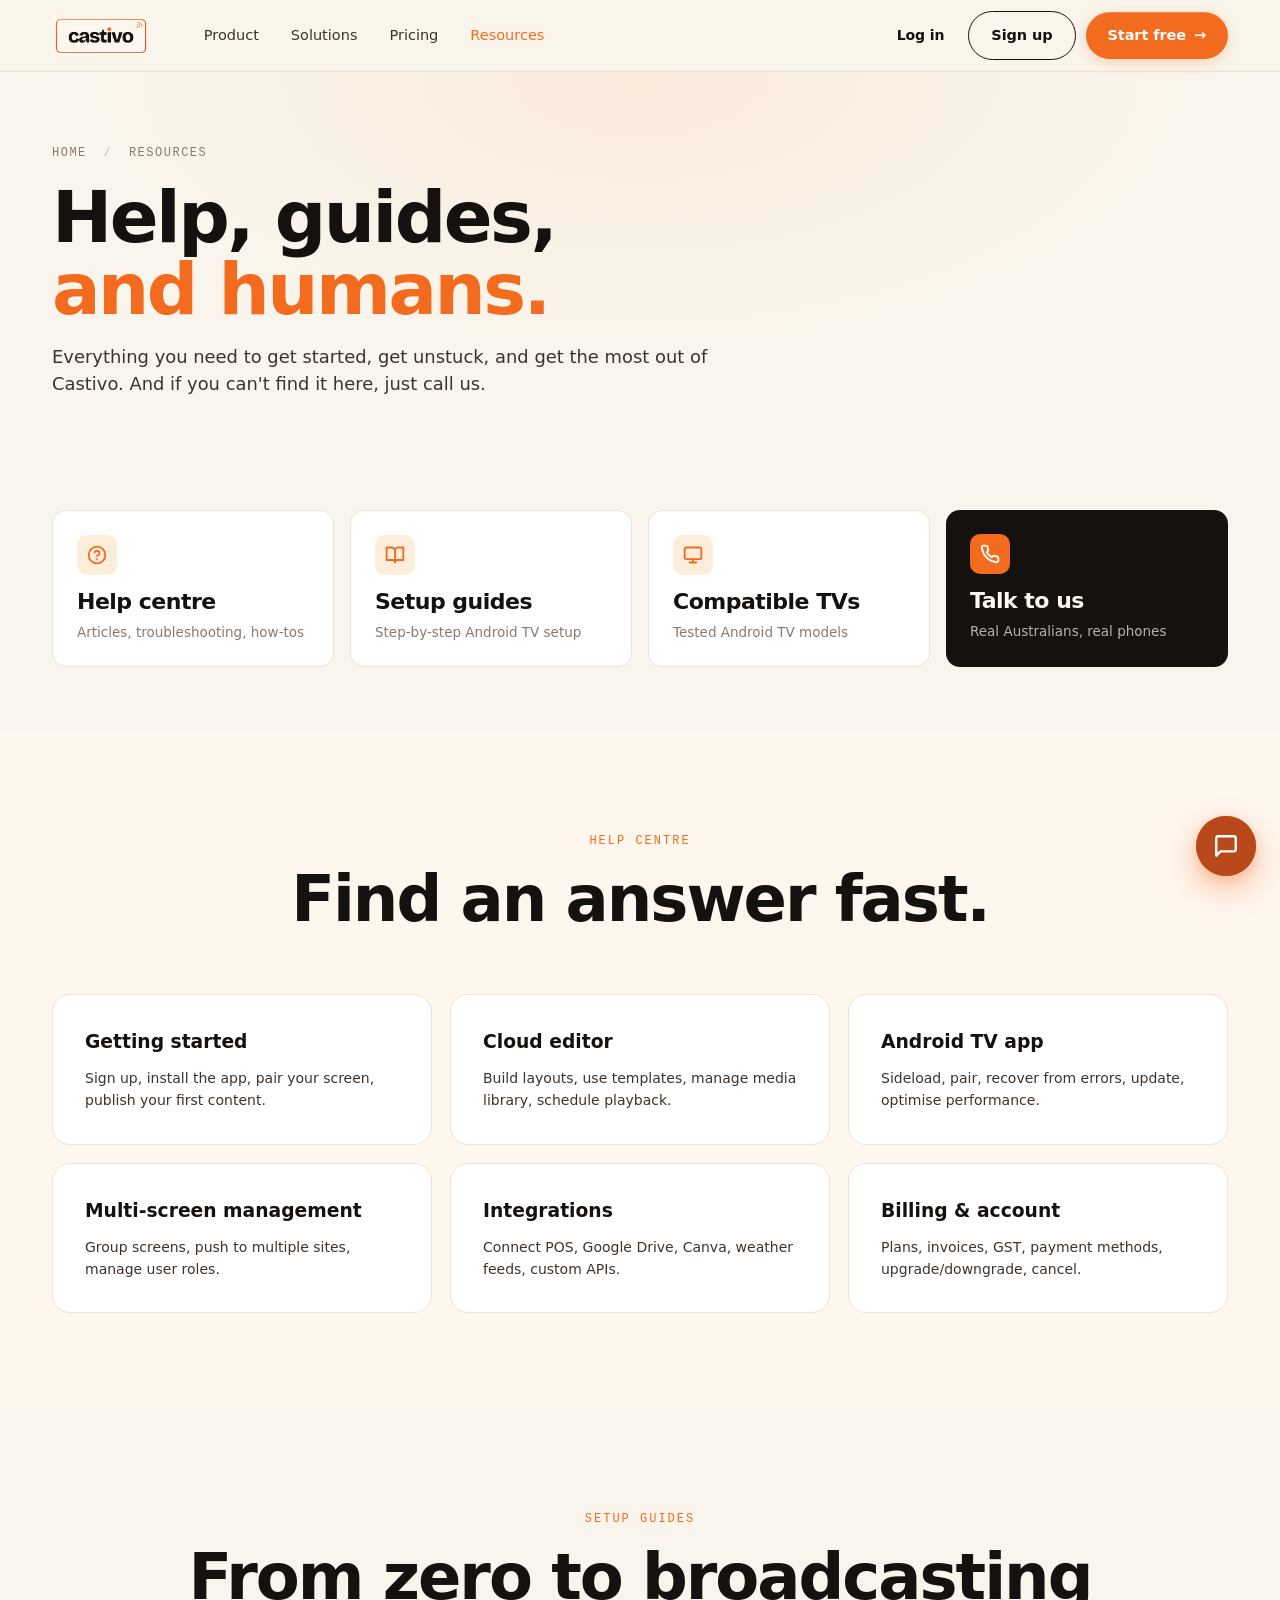
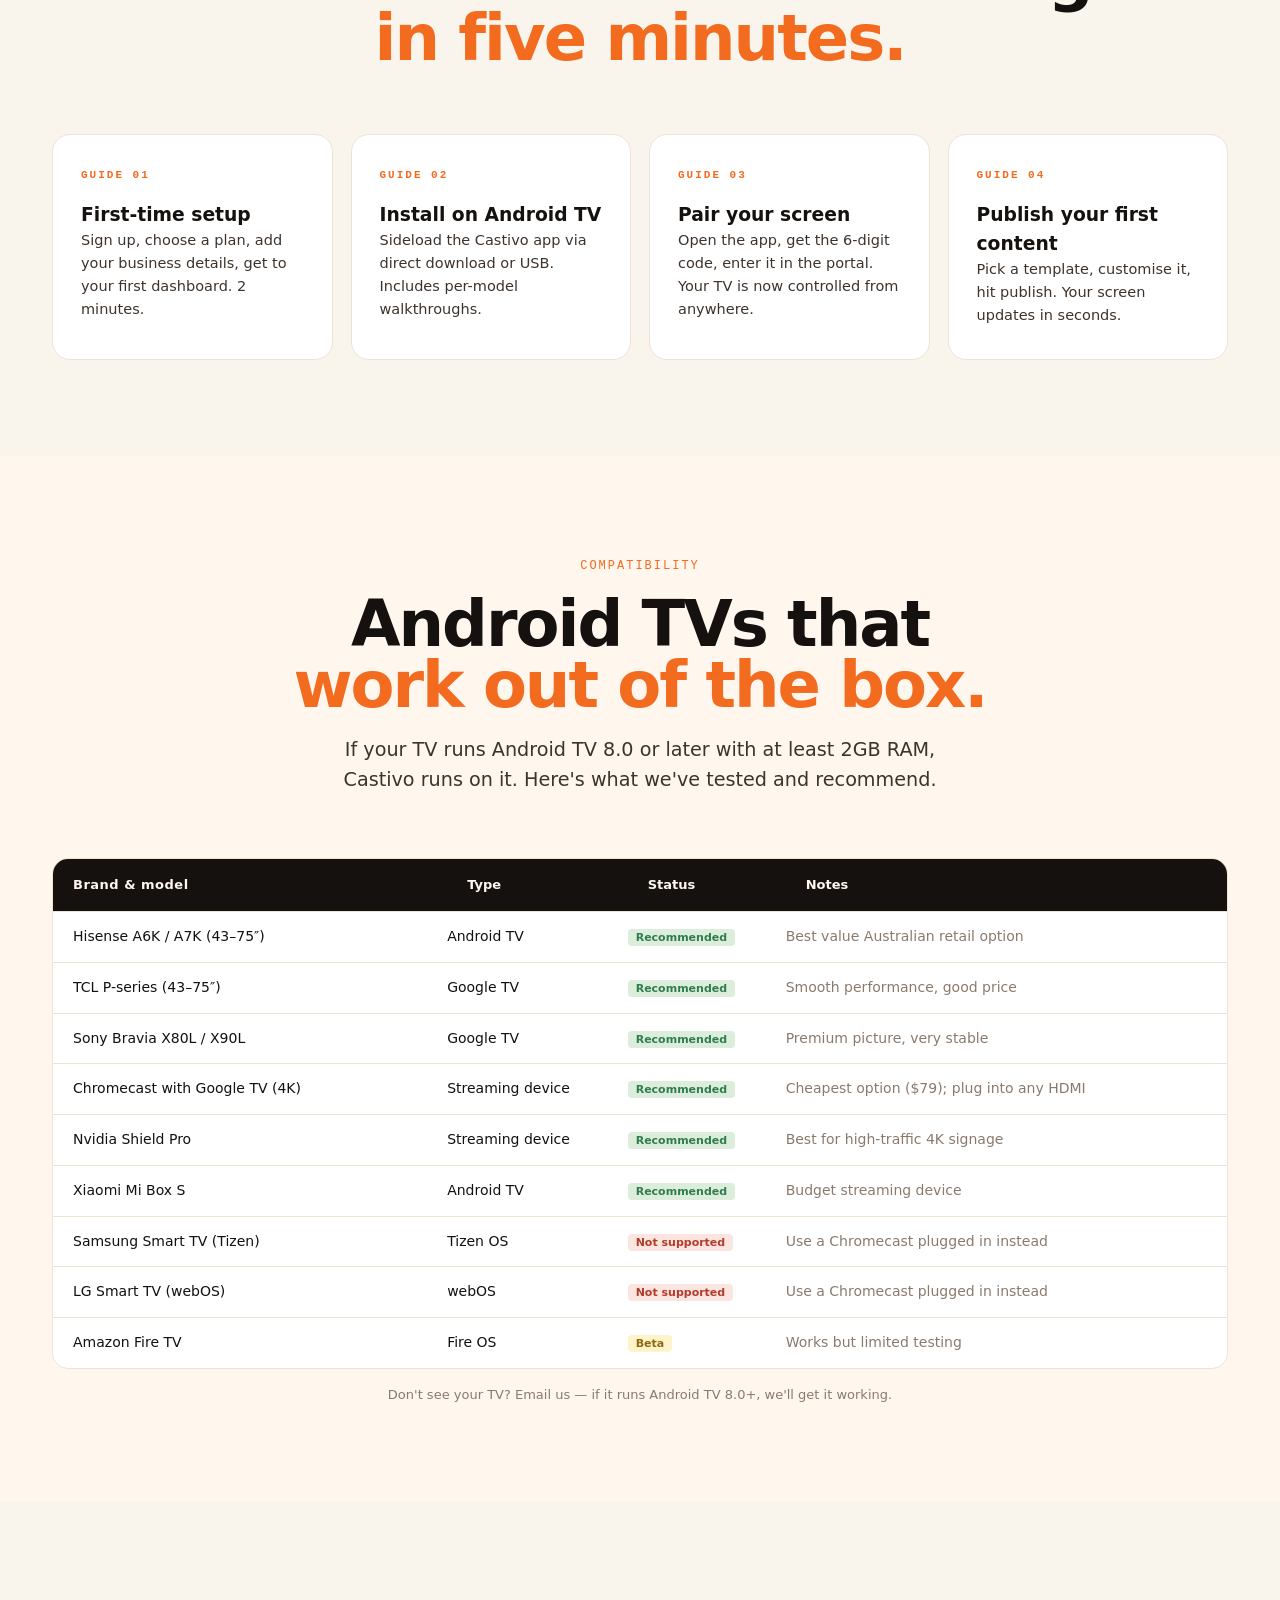
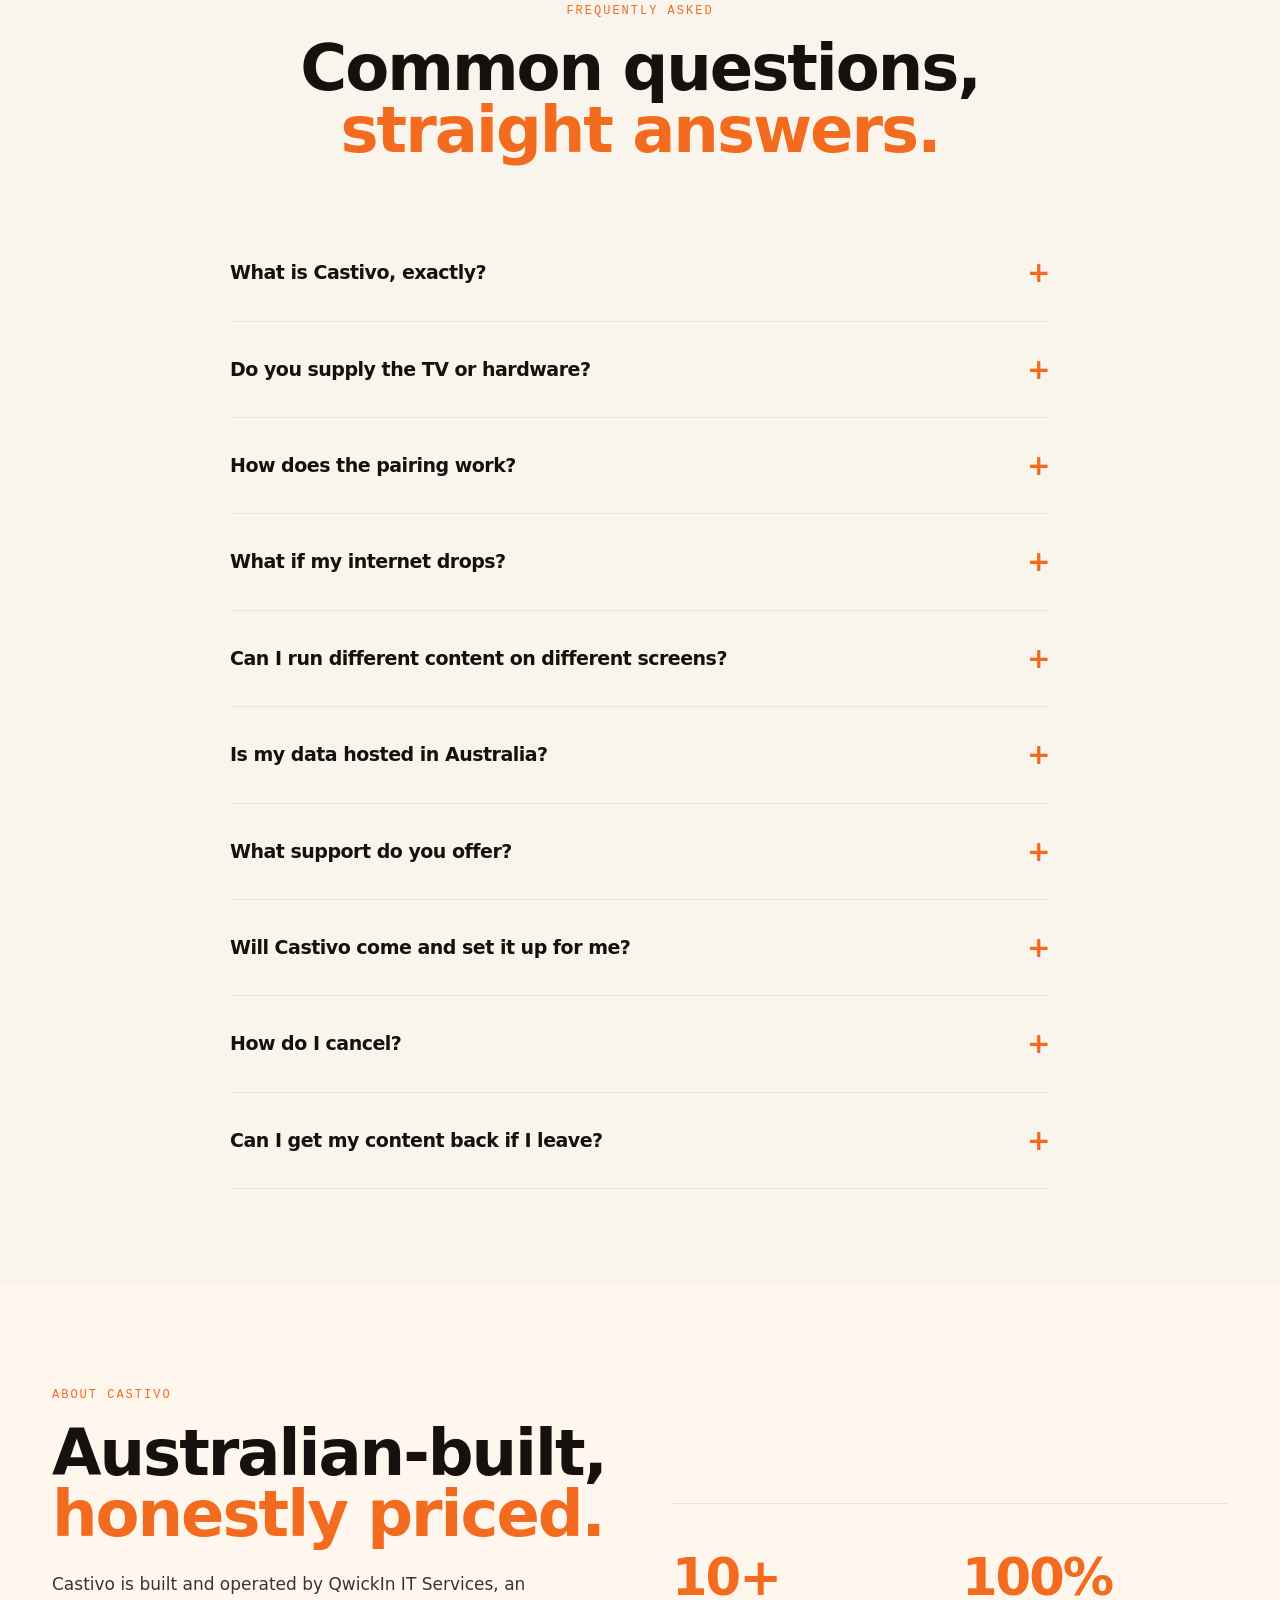
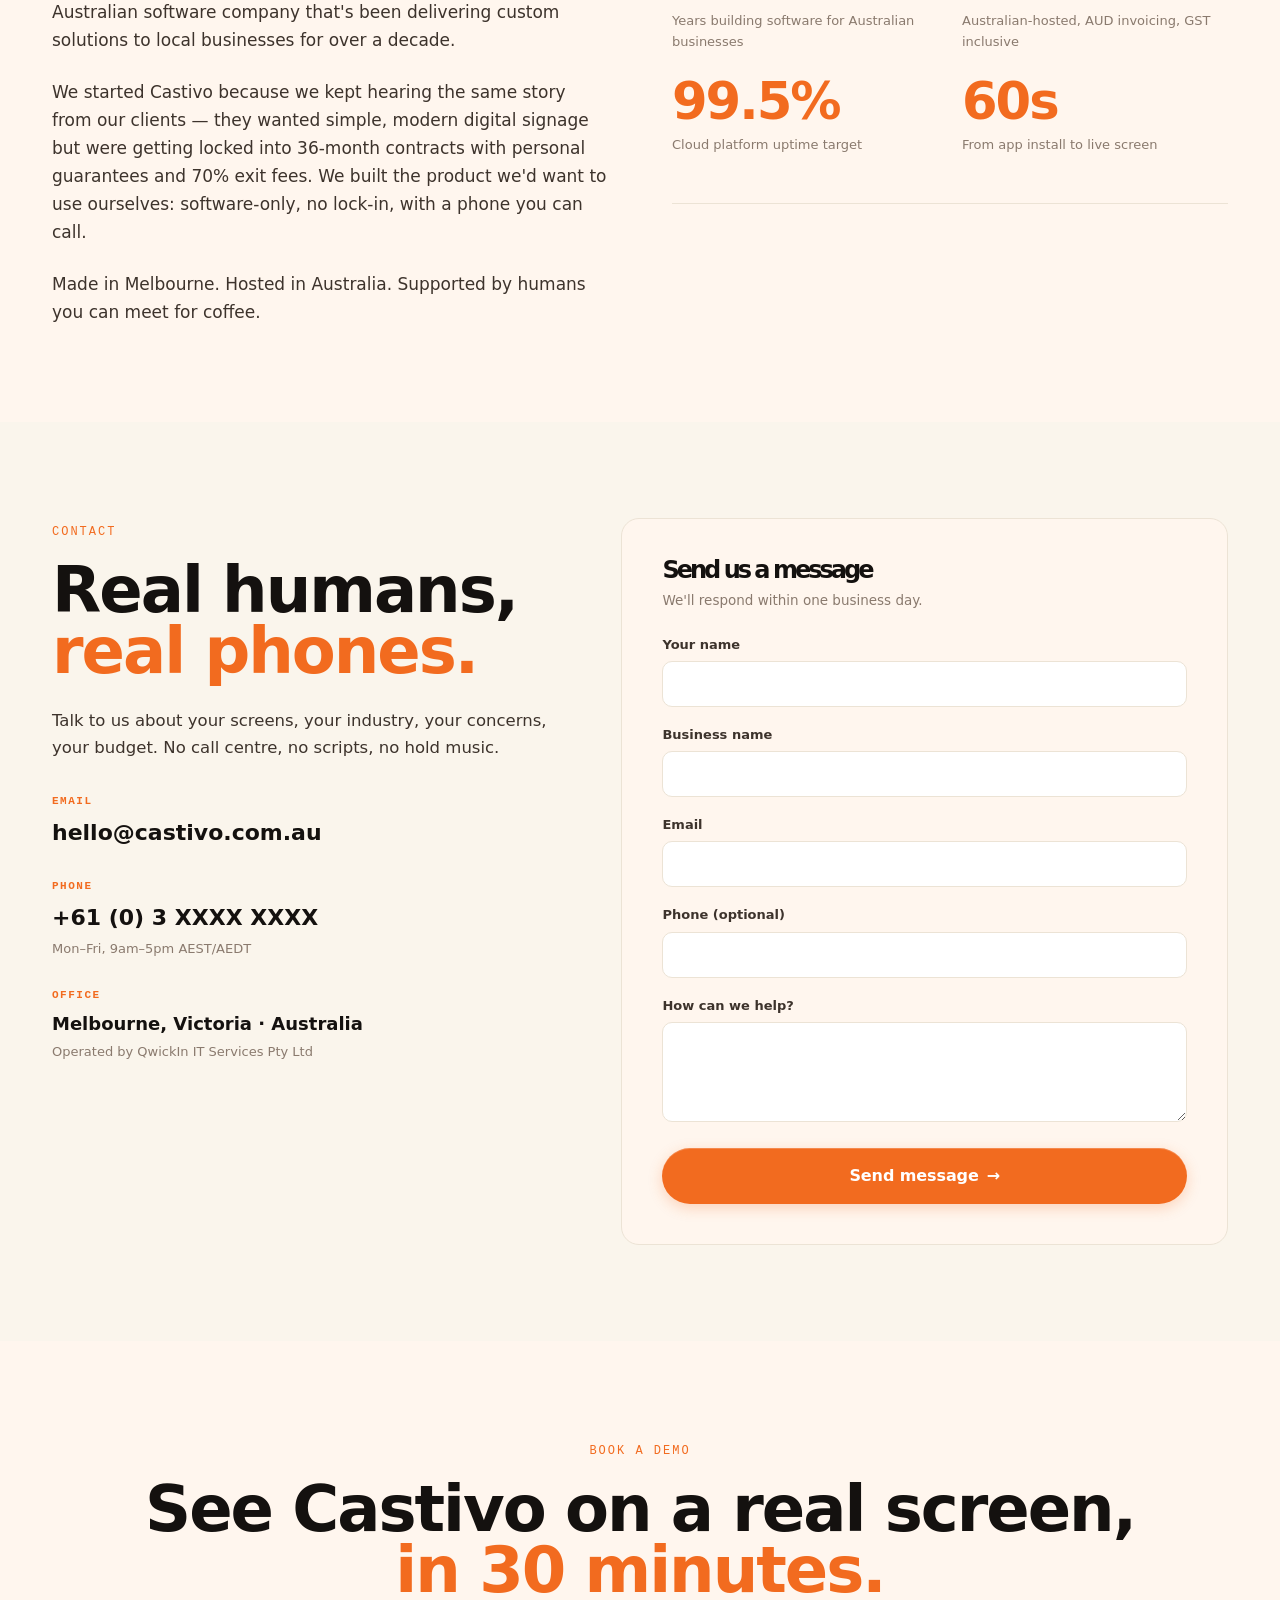
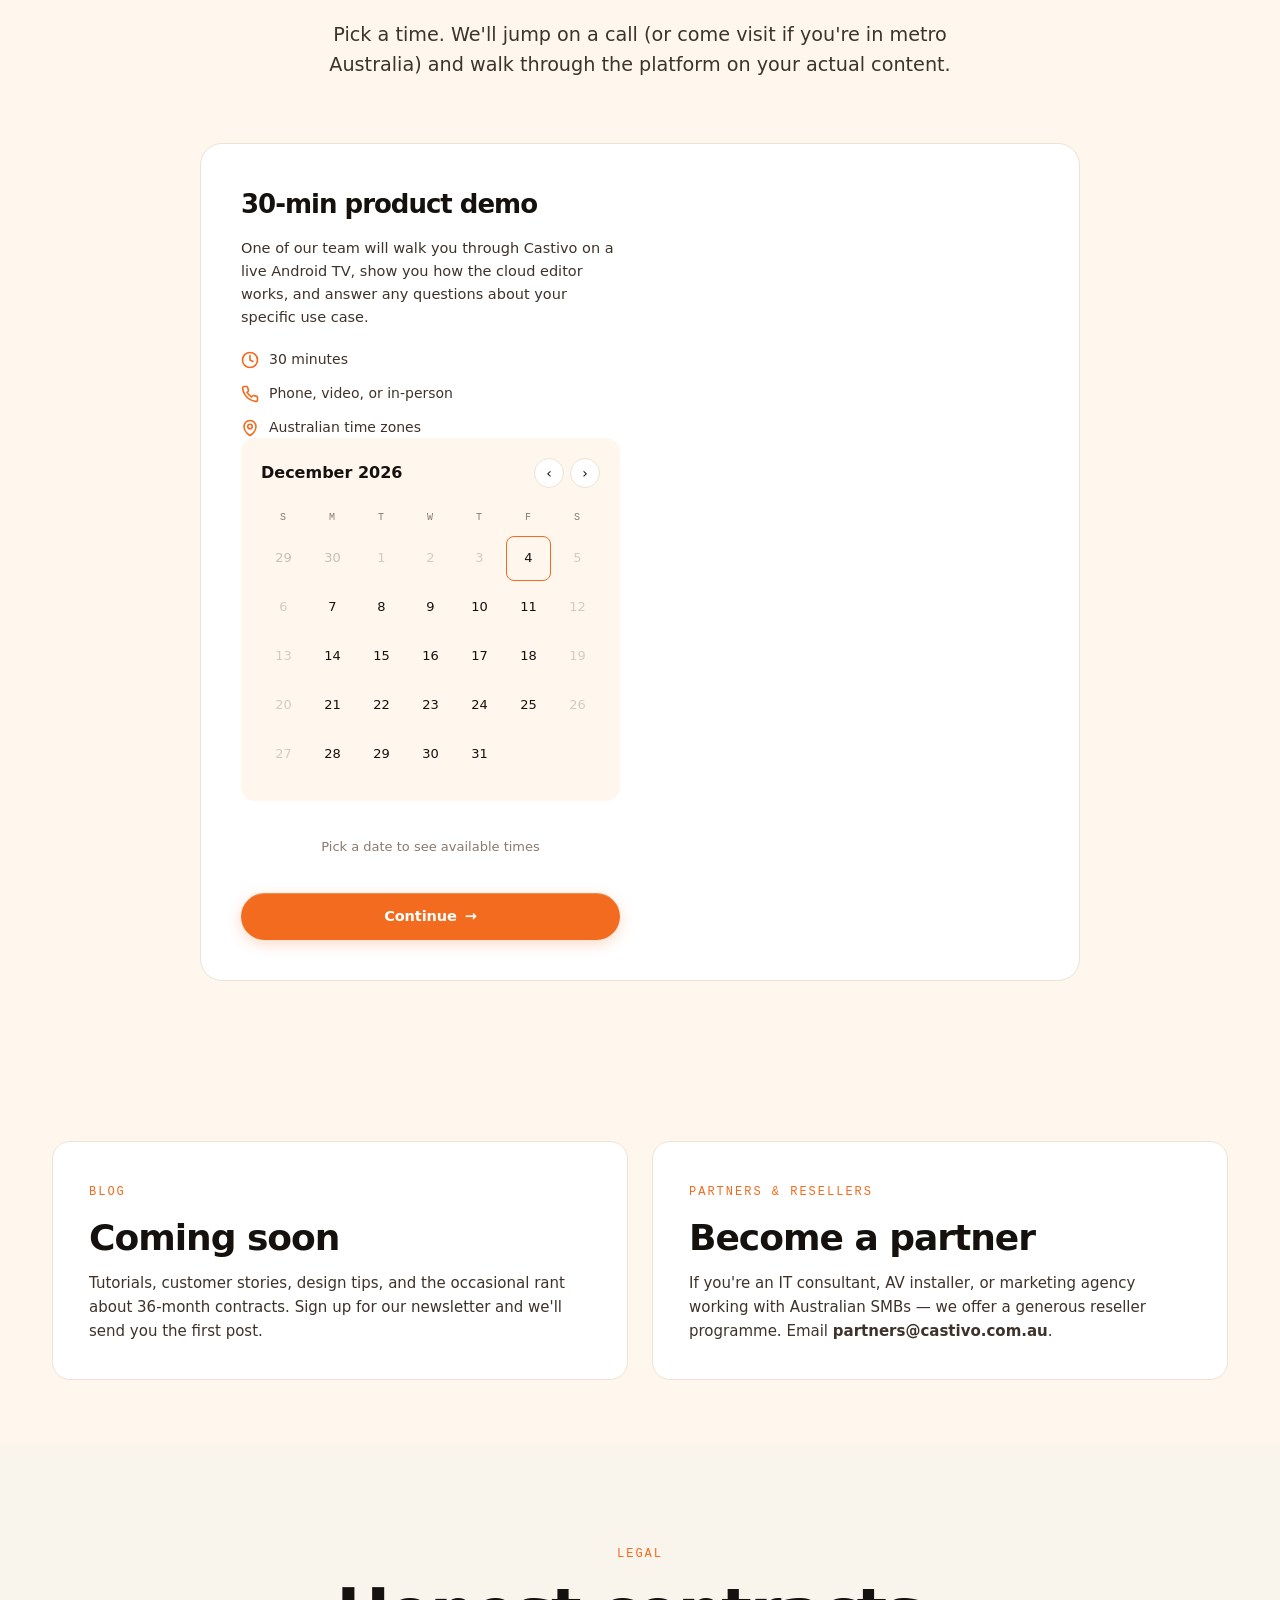
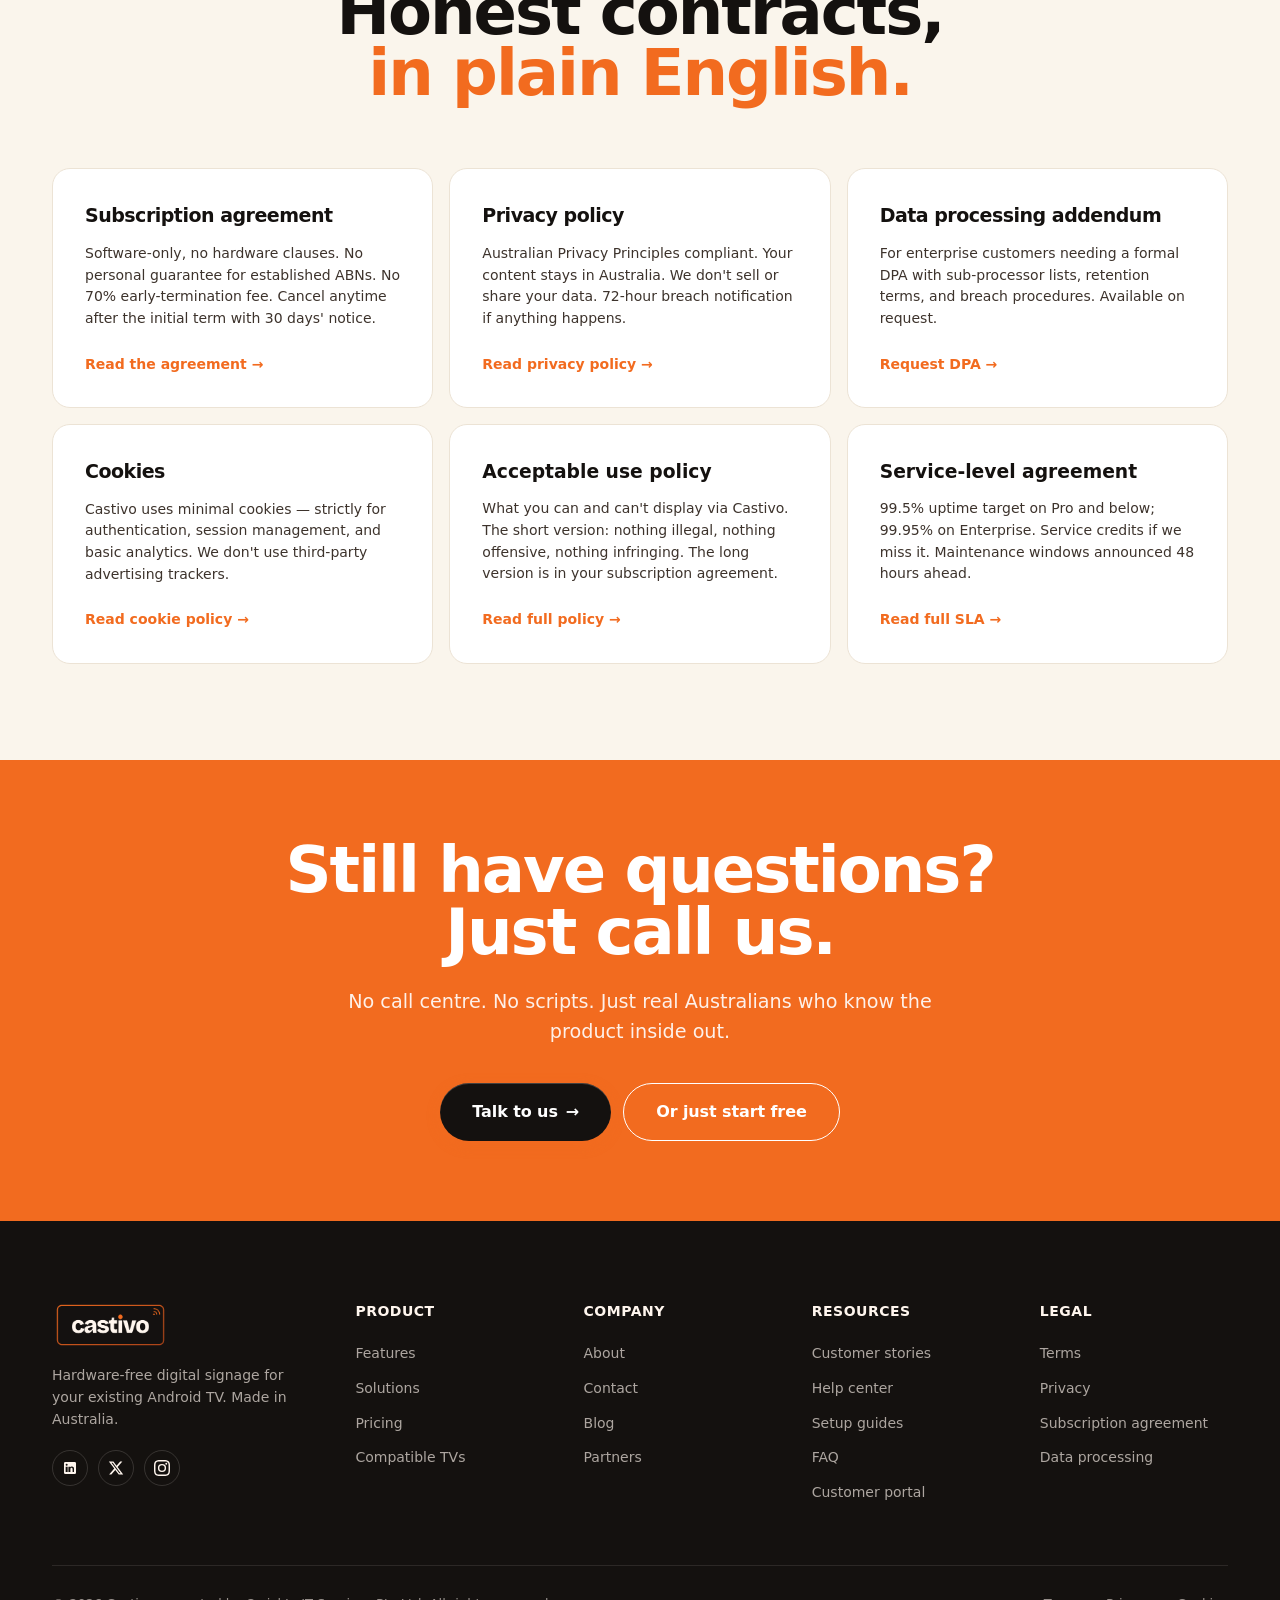
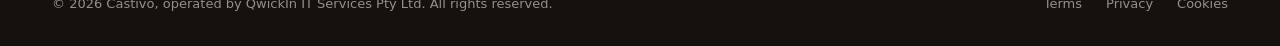
<file: resources.html>
<!DOCTYPE html>
<html lang="en">
<head>
<meta charset="UTF-8">
<meta name="viewport" content="width=device-width, initial-scale=1.0">
<meta http-equiv="X-UA-Compatible" content="IE=edge">
<meta name="referrer" content="strict-origin-when-cross-origin">
<meta name="format-detection" content="telephone=no">
<!-- CSP: defence-in-depth. Real CSP should be served as an HTTP header
     via your host (see _headers / netlify.toml in repo root). -->
<meta http-equiv="Content-Security-Policy" content="default-src 'self'; img-src 'self' data: https:; style-src 'self' 'unsafe-inline' https://fonts.googleapis.com https://api.fontshare.com; font-src 'self' https://fonts.gstatic.com https://api.fontshare.com https://cdn.fontshare.com; script-src 'self' 'unsafe-inline'; connect-src 'self'; base-uri 'self'; form-action 'self';">

<title>Resources — Help, guides, FAQ, contact | Castivo</title>
<meta name="description" content="Help centre, setup guides, Android TV compatibility list, FAQ, contact form, and legal documents. Real Australian support.">
<meta name="author" content="Castivo / QwickIn IT Services Pty Ltd">
<meta name="robots" content="index, follow">
<link rel="canonical" href="https://castivo.com.au/resources.html">

<!-- Open Graph -->
<meta property="og:type" content="website">
<meta property="og:url" content="https://castivo.com.au/resources.html">
<meta property="og:title" content="Castivo Resources — Help, guides, and humans">
<meta property="og:description" content="Setup guides, FAQ, compatible TVs, contact a real Australian.">
<meta property="og:image" content="https://castivo.com.au/assets/og-image.png">
<meta property="og:locale" content="en_AU">
<meta property="og:site_name" content="Castivo">

<!-- Twitter Card -->
<meta name="twitter:card" content="summary_large_image">
<meta name="twitter:title" content="Castivo Resources — Help, guides, and humans">
<meta name="twitter:description" content="Setup guides, FAQ, compatible TVs, contact a real Australian.">
<meta name="twitter:image" content="https://castivo.com.au/assets/og-image.png">

<meta name="theme-color" content="#F26B1F">
<!-- JSON-LD: FAQPage -->
<script type="application/ld+json">
{
  "@context": "https://schema.org",
  "@type": "FAQPage",
  "mainEntity": [
    {"@type": "Question", "name": "What is Castivo?", "acceptedAnswer": {"@type": "Answer", "text": "A cloud digital signage platform plus an Android TV app. You design content in your browser, the app on your TV plays it."}},
    {"@type": "Question", "name": "Do you supply hardware?", "acceptedAnswer": {"@type": "Answer", "text": "No. Castivo is software-only. You bring your own Android TV. A $79 Chromecast with Google TV plugged into any HDMI display works."}},
    {"@type": "Question", "name": "How does pairing work?", "acceptedAnswer": {"@type": "Answer", "text": "Install the Castivo app on your Android TV. The app shows a 6-digit passcode. Enter that into your account in the cloud portal. Done in under 60 seconds."}},
    {"@type": "Question", "name": "Is data hosted in Australia?", "acceptedAnswer": {"@type": "Answer", "text": "Yes. Castivo is hosted in Australian data centres. Your data never leaves Australian jurisdiction."}}
  ]
}
</script>
<link rel="icon" href="assets/favicon.ico" sizes="any">
<link rel="icon" type="image/png" sizes="32x32" href="assets/favicon-32.png">
<link rel="icon" type="image/png" sizes="16x16" href="assets/favicon-16.png">
<link rel="apple-touch-icon" sizes="180x180" href="assets/apple-touch-icon.png">
<link rel="manifest" href="site.webmanifest">
<!-- Satoshi from Fontshare (free for commercial use) -->
<link rel="preconnect" href="https://api.fontshare.com" crossorigin>
<link href="https://api.fontshare.com/v2/css?f[]=satoshi@900,700,500,400&display=swap" rel="stylesheet">
<link rel="preconnect" href="https://fonts.googleapis.com">
<link rel="preconnect" href="https://fonts.gstatic.com" crossorigin>
<link href="https://fonts.googleapis.com/css2?family=JetBrains+Mono:wght@400;500;600&display=swap" rel="stylesheet">
<link rel="stylesheet" href="css/castivo.css">

<!-- Google Analytics 4 — add your GA4 Measurement ID and uncomment to enable.
<script async src="https://www.googletagmanager.com/gtag/js?id=G-XXXXXXXXXX"></script>
<script>
  window.dataLayer = window.dataLayer || [];
  function gtag(){dataLayer.push(arguments);}
  gtag('js', new Date());
  gtag('config', 'G-XXXXXXXXXX', { 'anonymize_ip': true });
</script>
-->
</head>
<body>

<nav class="nav">
  <div class="nav-inner">
    <a href="index.html" class="nav-logo" aria-label="Castivo home">
      <img src="assets/castivo-primary-light.png" alt="Castivo">
    </a>
    <ul class="nav-links">
      <li><a href="products.html">Product</a></li>
      <li><a href="solutions.html">Solutions</a></li>
      <li><a href="pricing.html">Pricing</a></li>
      <li><a href="resources.html" class="active">Resources</a></li>
    </ul>
    <div class="nav-cta">
      <a href="login.html" class="btn btn-ghost" style="padding: 9px 14px; font-size: 14px;">Log in</a>
      <a href="signup.html" class="btn btn-secondary">Sign up</a>
      <a href="pricing.html#start" class="btn btn-primary">Start free <span class="arrow">→</span></a>
    </div>
    <button class="nav-mobile-toggle" aria-label="Open menu"><span></span></button>
  </div>
</nav>
<div class="nav-mobile">
  <a href="products.html">Product</a>
  <a href="solutions.html">Solutions</a>
  <a href="pricing.html">Pricing</a>
  <a href="resources.html">Resources</a>
  <a href="login.html">Log in</a>
  <a href="signup.html">Sign up</a>
  <div class="mobile-cta"><a href="pricing.html#start" class="btn btn-primary btn-large">Start free</a></div>
</div>

<!-- ===== PAGE HEAD ===== -->
<section class="page-head">
  <div class="container">
    <div class="breadcrumb">Home <span class="sep">/</span> Resources</div>
    <h1>Help, guides,<br><span class="accent">and humans.</span></h1>
    <p class="lead">Everything you need to get started, get unstuck, and get the most out of Castivo. And if you can't find it here, just call us.</p>
  </div>
</section>

<!-- ===== QUICK LINKS ===== -->
<section class="section section-tight">
  <div class="container">
    <div style="display: grid; grid-template-columns: repeat(4, 1fr); gap: 16px;">
      <a href="#help" style="background: white; border: 1px solid var(--line); border-radius: 14px; padding: 24px; text-decoration: none; color: inherit; transition: border-color 0.2s; display: block;">
        <div style="width: 40px; height: 40px; background: var(--tangerine-soft); color: var(--tangerine); border-radius: 10px; display: flex; align-items: center; justify-content: center; margin-bottom: 14px;">
          <svg width="20" height="20" viewBox="0 0 24 24" fill="none" stroke="currentColor" stroke-width="2.2" stroke-linecap="round" stroke-linejoin="round"><circle cx="12" cy="12" r="10"/><path d="M9.09 9a3 3 0 0 1 5.83 1c0 2-3 3-3 3"/><path d="M12 17h.01"/></svg>
        </div>
        <h2 class="h-display h4">Help centre</h2>
        <p style="font-size: 13.5px; color: var(--stone); margin-top: 6px;">Articles, troubleshooting, how-tos</p>
      </a>
      <a href="#guides" style="background: white; border: 1px solid var(--line); border-radius: 14px; padding: 24px; text-decoration: none; color: inherit; transition: border-color 0.2s; display: block;">
        <div style="width: 40px; height: 40px; background: var(--tangerine-soft); color: var(--tangerine); border-radius: 10px; display: flex; align-items: center; justify-content: center; margin-bottom: 14px;">
          <svg width="20" height="20" viewBox="0 0 24 24" fill="none" stroke="currentColor" stroke-width="2.2" stroke-linecap="round" stroke-linejoin="round"><path d="M2 3h6a4 4 0 0 1 4 4v14a3 3 0 0 0-3-3H2zM22 3h-6a4 4 0 0 0-4 4v14a3 3 0 0 1 3-3h7z"/></svg>
        </div>
        <h2 class="h-display h4">Setup guides</h2>
        <p style="font-size: 13.5px; color: var(--stone); margin-top: 6px;">Step-by-step Android TV setup</p>
      </a>
      <a href="#devices" style="background: white; border: 1px solid var(--line); border-radius: 14px; padding: 24px; text-decoration: none; color: inherit; transition: border-color 0.2s; display: block;">
        <div style="width: 40px; height: 40px; background: var(--tangerine-soft); color: var(--tangerine); border-radius: 10px; display: flex; align-items: center; justify-content: center; margin-bottom: 14px;">
          <svg width="20" height="20" viewBox="0 0 24 24" fill="none" stroke="currentColor" stroke-width="2.2" stroke-linecap="round" stroke-linejoin="round"><rect x="2" y="3" width="20" height="14" rx="2"/><path d="M8 21h8M12 17v4"/></svg>
        </div>
        <h2 class="h-display h4">Compatible TVs</h2>
        <p style="font-size: 13.5px; color: var(--stone); margin-top: 6px;">Tested Android TV models</p>
      </a>
      <a href="#contact" style="background: var(--ink); color: var(--cream); border-radius: 14px; padding: 24px; text-decoration: none; transition: transform 0.2s; display: block;">
        <div style="width: 40px; height: 40px; background: var(--tangerine); color: white; border-radius: 10px; display: flex; align-items: center; justify-content: center; margin-bottom: 14px;">
          <svg width="20" height="20" viewBox="0 0 24 24" fill="none" stroke="currentColor" stroke-width="2.2" stroke-linecap="round" stroke-linejoin="round"><path d="M22 16.92v3a2 2 0 0 1-2.18 2 19.79 19.79 0 0 1-8.63-3.07 19.5 19.5 0 0 1-6-6 19.79 19.79 0 0 1-3.07-8.67A2 2 0 0 1 4.11 2h3a2 2 0 0 1 2 1.72 12.84 12.84 0 0 0 .7 2.81 2 2 0 0 1-.45 2.11L8.09 9.91a16 16 0 0 0 6 6l1.27-1.27a2 2 0 0 1 2.11-.45 12.84 12.84 0 0 0 2.81.7A2 2 0 0 1 22 16.92z"/></svg>
        </div>
        <h2 class="h-display h4" style="color: var(--cream);">Talk to us</h2>
        <p style="font-size: 13.5px; color: rgba(255,246,238,0.7); margin-top: 6px;">Real Australians, real phones</p>
      </a>
    </div>
  </div>
</section>

<!-- ===== HELP CENTRE ===== -->
<section class="section" id="help" style="background: var(--cream);">
  <div class="container">
    <div class="section-head">
      <div class="eyebrow">Help centre</div>
      <h2 class="h-display h2">Find an answer fast.</h2>
    </div>
    <div style="display: grid; grid-template-columns: repeat(3, 1fr); gap: 18px;">
      <div class="feature-card"><h3>Getting started</h3><p>Sign up, install the app, pair your screen, publish your first content.</p></div>
      <div class="feature-card"><h3>Cloud editor</h3><p>Build layouts, use templates, manage media library, schedule playback.</p></div>
      <div class="feature-card"><h3>Android TV app</h3><p>Sideload, pair, recover from errors, update, optimise performance.</p></div>
      <div class="feature-card"><h3>Multi-screen management</h3><p>Group screens, push to multiple sites, manage user roles.</p></div>
      <div class="feature-card"><h3>Integrations</h3><p>Connect POS, Google Drive, Canva, weather feeds, custom APIs.</p></div>
      <div class="feature-card"><h3>Billing &amp; account</h3><p>Plans, invoices, GST, payment methods, upgrade/downgrade, cancel.</p></div>
    </div>
  </div>
</section>

<!-- ===== SETUP GUIDES ===== -->
<section class="section" id="guides">
  <div class="container">
    <div class="section-head">
      <div class="eyebrow">Setup guides</div>
      <h2 class="h-display h2">From zero to broadcasting<br><span class="accent">in five minutes.</span></h2>
    </div>
    <div class="steps-grid">
      <div class="step-card">
        <div class="step-num">GUIDE 01</div>
        <h3>First-time setup</h3>
        <p>Sign up, choose a plan, add your business details, get to your first dashboard. 2 minutes.</p>
      </div>
      <div class="step-card">
        <div class="step-num">GUIDE 02</div>
        <h3>Install on Android TV</h3>
        <p>Sideload the Castivo app via direct download or USB. Includes per-model walkthroughs.</p>
      </div>
      <div class="step-card">
        <div class="step-num">GUIDE 03</div>
        <h3>Pair your screen</h3>
        <p>Open the app, get the 6-digit code, enter it in the portal. Your TV is now controlled from anywhere.</p>
      </div>
      <div class="step-card">
        <div class="step-num">GUIDE 04</div>
        <h3>Publish your first content</h3>
        <p>Pick a template, customise it, hit publish. Your screen updates in seconds.</p>
      </div>
    </div>
  </div>
</section>

<!-- ===== COMPATIBLE TVs ===== -->
<section class="section" id="devices" style="background: var(--cream);">
  <div class="container">
    <div class="section-head">
      <div class="eyebrow">Compatibility</div>
      <h2 class="h-display h2">Android TVs that<br><span class="accent">work out of the box.</span></h2>
      <p class="lead">If your TV runs Android TV 8.0 or later with at least 2GB RAM, Castivo runs on it. Here's what we've tested and recommend.</p>
    </div>

    <div style="background: white; border: 1px solid var(--line); border-radius: 16px; overflow: hidden;">
      <table style="width: 100%; border-collapse: collapse; font-size: 14px;">
        <thead>
          <tr style="background: var(--ink); color: var(--cream);">
            <th style="text-align: left; padding: 16px 20px; font-family: var(--font-display); font-weight: 700; font-size: 13px; letter-spacing: 0.5px;">Brand &amp; model</th>
            <th style="text-align: left; padding: 16px 20px; font-family: var(--font-display); font-weight: 700; font-size: 13px;">Type</th>
            <th style="text-align: left; padding: 16px 20px; font-family: var(--font-display); font-weight: 700; font-size: 13px;">Status</th>
            <th style="text-align: left; padding: 16px 20px; font-family: var(--font-display); font-weight: 700; font-size: 13px;">Notes</th>
          </tr>
        </thead>
        <tbody>
          <tr style="border-top: 1px solid var(--line);"><td style="padding: 14px 20px; font-weight: 500;">Hisense A6K / A7K (43–75″)</td><td>Android TV</td><td><span style="background: #DCEDDC; color: var(--green); padding: 2px 8px; border-radius: 4px; font-size: 11px; font-weight: 600;">Recommended</span></td><td style="color: var(--stone);">Best value Australian retail option</td></tr>
          <tr style="border-top: 1px solid var(--line);"><td style="padding: 14px 20px; font-weight: 500;">TCL P-series (43–75″)</td><td>Google TV</td><td><span style="background: #DCEDDC; color: var(--green); padding: 2px 8px; border-radius: 4px; font-size: 11px; font-weight: 600;">Recommended</span></td><td style="color: var(--stone);">Smooth performance, good price</td></tr>
          <tr style="border-top: 1px solid var(--line);"><td style="padding: 14px 20px; font-weight: 500;">Sony Bravia X80L / X90L</td><td>Google TV</td><td><span style="background: #DCEDDC; color: var(--green); padding: 2px 8px; border-radius: 4px; font-size: 11px; font-weight: 600;">Recommended</span></td><td style="color: var(--stone);">Premium picture, very stable</td></tr>
          <tr style="border-top: 1px solid var(--line);"><td style="padding: 14px 20px; font-weight: 500;">Chromecast with Google TV (4K)</td><td>Streaming device</td><td><span style="background: #DCEDDC; color: var(--green); padding: 2px 8px; border-radius: 4px; font-size: 11px; font-weight: 600;">Recommended</span></td><td style="color: var(--stone);">Cheapest option ($79); plug into any HDMI</td></tr>
          <tr style="border-top: 1px solid var(--line);"><td style="padding: 14px 20px; font-weight: 500;">Nvidia Shield Pro</td><td>Streaming device</td><td><span style="background: #DCEDDC; color: var(--green); padding: 2px 8px; border-radius: 4px; font-size: 11px; font-weight: 600;">Recommended</span></td><td style="color: var(--stone);">Best for high-traffic 4K signage</td></tr>
          <tr style="border-top: 1px solid var(--line);"><td style="padding: 14px 20px; font-weight: 500;">Xiaomi Mi Box S</td><td>Android TV</td><td><span style="background: #DCEDDC; color: var(--green); padding: 2px 8px; border-radius: 4px; font-size: 11px; font-weight: 600;">Recommended</span></td><td style="color: var(--stone);">Budget streaming device</td></tr>
          <tr style="border-top: 1px solid var(--line);"><td style="padding: 14px 20px; font-weight: 500;">Samsung Smart TV (Tizen)</td><td>Tizen OS</td><td><span style="background: #FBE5E0; color: var(--red); padding: 2px 8px; border-radius: 4px; font-size: 11px; font-weight: 600;">Not supported</span></td><td style="color: var(--stone);">Use a Chromecast plugged in instead</td></tr>
          <tr style="border-top: 1px solid var(--line);"><td style="padding: 14px 20px; font-weight: 500;">LG Smart TV (webOS)</td><td>webOS</td><td><span style="background: #FBE5E0; color: var(--red); padding: 2px 8px; border-radius: 4px; font-size: 11px; font-weight: 600;">Not supported</span></td><td style="color: var(--stone);">Use a Chromecast plugged in instead</td></tr>
          <tr style="border-top: 1px solid var(--line);"><td style="padding: 14px 20px; font-weight: 500;">Amazon Fire TV</td><td>Fire OS</td><td><span style="background: #FFF3CC; color: #8C6B0E; padding: 2px 8px; border-radius: 4px; font-size: 11px; font-weight: 600;">Beta</span></td><td style="color: var(--stone);">Works but limited testing</td></tr>
        </tbody>
      </table>
    </div>
    <p style="font-size: 13px; color: var(--stone); margin-top: 16px; text-align: center;">Don't see your TV? Email us — if it runs Android TV 8.0+, we'll get it working.</p>
  </div>
</section>

<!-- ===== FAQ ===== -->
<section class="section" id="faq">
  <div class="container">
    <div class="section-head">
      <div class="eyebrow">Frequently asked</div>
      <h2 class="h-display h2">Common questions,<br><span class="accent">straight answers.</span></h2>
    </div>
    <div class="faq">
      <details class="faq-item">
        <summary>What is Castivo, exactly?</summary>
        <div class="faq-body">A cloud digital signage platform plus an Android TV app. You design content in your browser, the app on your TV plays it. We're the brain — your TV is the screen.</div>
      </details>
      <details class="faq-item">
        <summary>Do you supply the TV or hardware?</summary>
        <div class="faq-body">No. Castivo is software-only. You bring your own Android TV. If you don't have one, a $79 Chromecast with Google TV plugged into any HDMI display works perfectly.</div>
      </details>
      <details class="faq-item">
        <summary>How does the pairing work?</summary>
        <div class="faq-body">Install the Castivo app on your Android TV. The app shows a 6-digit passcode on screen. Enter that code into your account in the cloud portal. Your TV is now linked to your account. The whole process takes under 60 seconds.</div>
      </details>
      <details class="faq-item">
        <summary>What if my internet drops?</summary>
        <div class="faq-body">The Castivo app caches your scheduled content locally on the Android TV. If the internet drops, the screen keeps playing the cached content. As soon as connection returns, it syncs any updates. You won't see a black screen.</div>
      </details>
      <details class="faq-item">
        <summary>Can I run different content on different screens?</summary>
        <div class="faq-body">Yes. On the Pro plan and above, you can group screens by location, tag, or campaign and push different content to each group. You can also override per-screen if needed.</div>
      </details>
      <details class="faq-item">
        <summary>Is my data hosted in Australia?</summary>
        <div class="faq-body">Yes. Castivo's cloud platform is hosted in Australian data centres. Your content, account data, and analytics never leave Australian jurisdiction.</div>
      </details>
      <details class="faq-item">
        <summary>What support do you offer?</summary>
        <div class="faq-body">Free and Starter: email support during business hours. Pro: priority email and chat. Business: phone support and a dedicated account manager. All plans include access to our help centre and setup guides.</div>
      </details>
      <details class="faq-item">
        <summary>Will Castivo come and set it up for me?</summary>
        <div class="faq-body">Yes — for Pro and Business customers in metro Sydney, Melbourne, Brisbane, Perth, and Adelaide, in-person setup is included free. Outside metro, we run a 30-minute remote setup call instead.</div>
      </details>
      <details class="faq-item">
        <summary>How do I cancel?</summary>
        <div class="faq-body">After your initial term, log in, click Account, click Cancel, and we'll process it within 30 days' notice. No 70% penalty, no exit fees, no last-minute negotiation.</div>
      </details>
      <details class="faq-item">
        <summary>Can I get my content back if I leave?</summary>
        <div class="faq-body">Yes. Email support and we'll provide a complete export of your content and account data within 30 days at no charge.</div>
      </details>
    </div>
  </div>
</section>

<!-- ===== ABOUT ===== -->
<section class="section" id="about" style="background: var(--cream);">
  <div class="container">
    <div style="display: grid; grid-template-columns: 1fr 1fr; gap: 64px; align-items: center;">
      <div>
        <div class="eyebrow">About Castivo</div>
        <h2 class="h-display h2">Australian-built,<br><span class="accent">honestly priced.</span></h2>
        <p style="font-size: 17px; color: var(--charcoal); line-height: 1.65; margin: 24px 0;">Castivo is built and operated by QwickIn IT Services, an Australian software company that's been delivering custom solutions to local businesses for over a decade.</p>
        <p style="font-size: 17px; color: var(--charcoal); line-height: 1.65; margin: 0 0 24px;">We started Castivo because we kept hearing the same story from our clients — they wanted simple, modern digital signage but were getting locked into 36-month contracts with personal guarantees and 70% exit fees. We built the product we'd want to use ourselves: software-only, no lock-in, with a phone you can call.</p>
        <p style="font-size: 17px; color: var(--charcoal); line-height: 1.65;">Made in Melbourne. Hosted in Australia. Supported by humans you can meet for coffee.</p>
      </div>
      <div>
        <div class="stat-grid" style="grid-template-columns: 1fr 1fr;">
          <div class="stat">
            <div class="num"><span class="accent">10+</span></div>
            <div class="label">Years building software for Australian businesses</div>
          </div>
          <div class="stat">
            <div class="num"><span class="accent">100%</span></div>
            <div class="label">Australian-hosted, AUD invoicing, GST inclusive</div>
          </div>
          <div class="stat">
            <div class="num"><span class="accent">99.5%</span></div>
            <div class="label">Cloud platform uptime target</div>
          </div>
          <div class="stat">
            <div class="num"><span class="accent">60s</span></div>
            <div class="label">From app install to live screen</div>
          </div>
        </div>
      </div>
    </div>
  </div>
</section>

<!-- ===== CONTACT ===== -->
<section class="section" id="contact">
  <div class="container">
    <div style="display: grid; grid-template-columns: 1fr 1.2fr; gap: 64px;">
      <div>
        <div class="eyebrow">Contact</div>
        <h2 class="h-display h2">Real humans,<br><span class="accent">real phones.</span></h2>
        <p style="font-size: 16.5px; color: var(--charcoal); line-height: 1.65; margin: 24px 0 32px;">Talk to us about your screens, your industry, your concerns, your budget. No call centre, no scripts, no hold music.</p>

        <div style="margin-bottom: 28px;">
          <div style="font-family: var(--font-mono); font-size: 11px; color: var(--tangerine); letter-spacing: 1.5px; margin-bottom: 6px; font-weight: 600;">EMAIL</div>
          <div style="font-family: var(--font-display); font-weight: 700; font-size: 22px;">hello@castivo.com.au</div>
        </div>
        <div style="margin-bottom: 28px;">
          <div style="font-family: var(--font-mono); font-size: 11px; color: var(--tangerine); letter-spacing: 1.5px; margin-bottom: 6px; font-weight: 600;">PHONE</div>
          <div style="font-family: var(--font-display); font-weight: 700; font-size: 22px;">+61 (0) 3 XXXX XXXX</div>
          <div style="font-size: 13px; color: var(--stone); margin-top: 4px;">Mon–Fri, 9am–5pm AEST/AEDT</div>
        </div>
        <div style="margin-bottom: 28px;">
          <div style="font-family: var(--font-mono); font-size: 11px; color: var(--tangerine); letter-spacing: 1.5px; margin-bottom: 6px; font-weight: 600;">OFFICE</div>
          <div style="font-family: var(--font-display); font-weight: 700; font-size: 18px;">Melbourne, Victoria · Australia</div>
          <div style="font-size: 13px; color: var(--stone); margin-top: 4px;">Operated by QwickIn IT Services Pty Ltd</div>
        </div>
      </div>

      <form style="background: var(--cream); border: 1px solid var(--line); border-radius: 18px; padding: 40px;" onsubmit="event.preventDefault(); alert('Thank you — your message has been received. We will respond within one business day.'); this.reset();">
        <h3 class="h-display" style="font-size: 24px; font-weight: 700; margin-bottom: 8px;">Send us a message</h3>
        <p style="font-size: 13.5px; color: var(--stone); margin-bottom: 24px;">We'll respond within one business day.</p>

        <div class="form-field">
          <label>Your name</label>
          <input type="text" required>
        </div>
        <div class="form-field">
          <label>Business name</label>
          <input type="text" required>
        </div>
        <div class="form-field">
          <label>Email</label>
          <input type="email" required>
        </div>
        <div class="form-field">
          <label>Phone (optional)</label>
          <input type="tel">
        </div>
        <div class="form-field">
          <label>How can we help?</label>
          <textarea rows="4" required style="width: 100%; font-family: var(--font-body); font-size: 15px; padding: 13px 16px; border: 1.5px solid var(--line); border-radius: 10px; background: white; color: var(--ink); resize: vertical; min-height: 100px;"></textarea>
        </div>
        <button type="submit" class="btn btn-primary btn-large" style="width: 100%;">Send message <span class="arrow">→</span></button>
      </form>
    </div>
  </div>
</section>


<!-- ===== BOOK A DEMO ===== -->
<section class="section" id="book-demo" style="background: var(--cream);">
  <div class="container">
    <div class="section-head">
      <div class="eyebrow">Book a demo</div>
      <h2 class="h-display h2">See Castivo on a real screen,<br><span class="accent">in 30 minutes.</span></h2>
      <p class="lead">Pick a time. We'll jump on a call (or come visit if you're in metro Australia) and walk through the platform on your actual content.</p>
    </div>

    <div class="booking-widget">
      <!-- Step 1: Date + time picker -->
      <div class="booking-step-1">
        <div class="booking-info">
          <h3>30-min product demo</h3>
          <p>One of our team will walk you through Castivo on a live Android TV, show you how the cloud editor works, and answer any questions about your specific use case.</p>
          <div class="booking-meta">
            <div class="booking-meta-item">
              <svg viewBox="0 0 24 24" fill="none" stroke="currentColor" stroke-width="2.2" stroke-linecap="round" stroke-linejoin="round"><circle cx="12" cy="12" r="10"/><polyline points="12 6 12 12 16 14"/></svg>
              30 minutes
            </div>
            <div class="booking-meta-item">
              <svg viewBox="0 0 24 24" fill="none" stroke="currentColor" stroke-width="2.2" stroke-linecap="round" stroke-linejoin="round"><path d="M22 16.92v3a2 2 0 0 1-2.18 2 19.79 19.79 0 0 1-8.63-3.07 19.5 19.5 0 0 1-6-6 19.79 19.79 0 0 1-3.07-8.67A2 2 0 0 1 4.11 2h3a2 2 0 0 1 2 1.72 12.84 12.84 0 0 0 .7 2.81 2 2 0 0 1-.45 2.11L8.09 9.91a16 16 0 0 0 6 6l1.27-1.27a2 2 0 0 1 2.11-.45 12.84 12.84 0 0 0 2.81.7A2 2 0 0 1 22 16.92z"/></svg>
              Phone, video, or in-person
            </div>
            <div class="booking-meta-item">
              <svg viewBox="0 0 24 24" fill="none" stroke="currentColor" stroke-width="2.2" stroke-linecap="round" stroke-linejoin="round"><path d="M12 22s-8-4.5-8-12a8 8 0 0 1 16 0c0 7.5-8 12-8 12z"/><circle cx="12" cy="10" r="3"/></svg>
              Australian time zones
            </div>
          </div>
        </div>

        <div>
          <div class="cal">
            <div class="cal-header">
              <div class="cal-month">November 2025</div>
              <div class="cal-nav">
                <button class="cal-prev" aria-label="Previous month">‹</button>
                <button class="cal-next" aria-label="Next month">›</button>
              </div>
            </div>
            <div class="cal-grid"></div>
          </div>
          <div class="time-slots"></div>
          <button class="btn btn-primary" data-booking-continue style="width: 100%; margin-top: 16px;" disabled>Continue <span class="arrow">→</span></button>
        </div>
      </div>

      <!-- Step 2: Details form -->
      <div class="booking-step-2">
        <form class="booking-form" style="display: contents;">
          <div class="booking-info">
            <h3>Just a few details</h3>
            <p>We'll send you a calendar invite once you submit.</p>
            <div style="background: var(--cream); border-radius: 12px; padding: 16px 20px; margin-top: 20px;">
              <div style="font-family: var(--font-mono); font-size: 11px; color: var(--tangerine); letter-spacing: 1.5px; font-weight: 600; margin-bottom: 6px;">YOUR BOOKING</div>
              <div style="font-family: var(--font-display); font-weight: 700; font-size: 17px; line-height: 1.3;" data-selected-date>—</div>
              <div style="font-size: 14px; color: var(--charcoal); margin-top: 4px;" data-selected-time>—</div>
              <button type="button" data-booking-back style="margin-top: 12px; font-size: 12px; color: var(--tangerine); background: none; border: none; cursor: pointer; font-weight: 600; padding: 0;">← Change date/time</button>
            </div>
          </div>

          <div>
            <div class="form-field"><label>Full name</label><input type="text" name="name" required></div>
            <div class="form-field"><label>Business name</label><input type="text" name="business" required></div>
            <div class="form-field"><label>Email</label><input type="email" name="email" required></div>
            <div class="form-field"><label>Phone (optional)</label><input type="tel" name="phone"></div>
            <div class="form-field">
              <label>What would you like to see?</label>
              <select name="topic" required>
                <option value="">Select</option>
                <option>Cloud editor walkthrough</option>
                <option>Android TV setup &amp; pairing</option>
                <option>Multi-location demo</option>
                <option>Custom integration (POS, weather, etc.)</option>
                <option>Pricing / volume discussion</option>
                <option>Just exploring</option>
              </select>
            </div>
            <button type="submit" class="btn btn-primary btn-large" style="width: 100%;">Book my demo <span class="arrow">→</span></button>
          </div>
        </form>
      </div>
    </div>
  </div>
</section>


<!-- ===== BLOG / PARTNERS PLACEHOLDERS ===== -->
<section class="section section-tight" style="background: var(--cream);">
  <div class="container">
    <div style="display: grid; grid-template-columns: 1fr 1fr; gap: 24px;">
      <div id="blog" style="background: white; border: 1px solid var(--line); border-radius: 18px; padding: 36px;">
        <div class="eyebrow">Blog</div>
        <h3 class="h-display h3" style="margin-bottom: 14px;">Coming soon</h3>
        <p style="color: var(--charcoal); font-size: 15px; line-height: 1.6;">Tutorials, customer stories, design tips, and the occasional rant about 36-month contracts. Sign up for our newsletter and we'll send you the first post.</p>
      </div>
      <div id="partners" style="background: white; border: 1px solid var(--line); border-radius: 18px; padding: 36px;">
        <div class="eyebrow">Partners &amp; resellers</div>
        <h3 class="h-display h3" style="margin-bottom: 14px;">Become a partner</h3>
        <p style="color: var(--charcoal); font-size: 15px; line-height: 1.6;">If you're an IT consultant, AV installer, or marketing agency working with Australian SMBs — we offer a generous reseller programme. Email <strong>partners@castivo.com.au</strong>.</p>
      </div>
    </div>
  </div>
</section>

<!-- ===== LEGAL DOCS ===== -->
<section class="section" id="terms">
  <div class="container">
    <div class="section-head">
      <div class="eyebrow">Legal</div>
      <h2 class="h-display h2">Honest contracts,<br><span class="accent">in plain English.</span></h2>
    </div>
    <div style="display: grid; grid-template-columns: repeat(3, 1fr); gap: 16px;">
      <div id="agreement" class="feature-card">
        <h4>Subscription agreement</h4>
        <p>Software-only, no hardware clauses. No personal guarantee for established ABNs. No 70% early-termination fee. Cancel anytime after the initial term with 30 days' notice.</p>
        <a href="#" style="color: var(--tangerine); font-weight: 600; font-size: 14px; margin-top: 12px;">Read the agreement →</a>
      </div>
      <div id="privacy" class="feature-card">
        <h4>Privacy policy</h4>
        <p>Australian Privacy Principles compliant. Your content stays in Australia. We don't sell or share your data. 72-hour breach notification if anything happens.</p>
        <a href="#" style="color: var(--tangerine); font-weight: 600; font-size: 14px; margin-top: 12px;">Read privacy policy →</a>
      </div>
      <div id="dpa" class="feature-card">
        <h4>Data processing addendum</h4>
        <p>For enterprise customers needing a formal DPA with sub-processor lists, retention terms, and breach procedures. Available on request.</p>
        <a href="resources.html#contact" style="color: var(--tangerine); font-weight: 600; font-size: 14px; margin-top: 12px;">Request DPA →</a>
      </div>
      <div id="cookies" class="feature-card">
        <h4>Cookies</h4>
        <p>Castivo uses minimal cookies — strictly for authentication, session management, and basic analytics. We don't use third-party advertising trackers.</p>
        <a href="#" style="color: var(--tangerine); font-weight: 600; font-size: 14px; margin-top: 12px;">Read cookie policy →</a>
      </div>
      <div class="feature-card">
        <h3>Acceptable use policy</h3>
        <p>What you can and can't display via Castivo. The short version: nothing illegal, nothing offensive, nothing infringing. The long version is in your subscription agreement.</p>
        <a href="#" style="color: var(--tangerine); font-weight: 600; font-size: 14px; margin-top: 12px;">Read full policy →</a>
      </div>
      <div class="feature-card">
        <h3>Service-level agreement</h3>
        <p>99.5% uptime target on Pro and below; 99.95% on Enterprise. Service credits if we miss it. Maintenance windows announced 48 hours ahead.</p>
        <a href="#" style="color: var(--tangerine); font-weight: 600; font-size: 14px; margin-top: 12px;">Read full SLA →</a>
      </div>
    </div>
  </div>
</section>

<!-- ===== CTA ===== -->
<section class="cta-stripe">
  <div class="container">
    <h2 class="h-display h2">Still have questions?<br>Just call us.</h2>
    <p class="lead">No call centre. No scripts. Just real Australians who know the product inside out.</p>
    <div style="display: flex; gap: 12px; justify-content: center; flex-wrap: wrap;">
      <a href="#contact" class="btn btn-primary btn-large">Talk to us <span class="arrow">→</span></a>
      <a href="pricing.html#start" class="btn btn-secondary btn-large">Or just start free</a>
    </div>
  </div>
</section>

<!-- ===== FOOTER ===== -->
<footer class="footer">
  <div class="container">
    <div class="footer-grid">
      <div class="footer-brand">
        <img src="assets/castivo-primary-dark.png" alt="Castivo" loading="lazy" decoding="async">
        <p>Hardware-free digital signage for your existing Android TV. Made in Australia.</p>
        <div class="socials">
          <a href="#" aria-label="LinkedIn"><svg width="16" height="16" fill="currentColor" viewBox="0 0 24 24"><path d="M19 3a2 2 0 0 1 2 2v14a2 2 0 0 1-2 2H5a2 2 0 0 1-2-2V5a2 2 0 0 1 2-2zM8.5 18V10h-3v8zM7 8.5a1.5 1.5 0 1 0 0-3 1.5 1.5 0 0 0 0 3zM18 18v-4.7c0-2.4-1.3-3.5-3-3.5-1.4 0-2 .8-2.4 1.4V10h-3v8h3v-4.4c0-.3 0-.6.1-.8.2-.6.7-1.2 1.6-1.2 1.1 0 1.6.8 1.6 2.1V18z"/></svg></a>
          <a href="#" aria-label="Twitter"><svg width="16" height="16" fill="currentColor" viewBox="0 0 24 24"><path d="M18.244 2.25h3.308l-7.227 8.26 8.502 11.24H16.17l-5.214-6.817L4.99 21.75H1.68l7.73-8.835L1.254 2.25H8.08l4.713 6.231zm-1.161 17.52h1.833L7.084 4.126H5.117z"/></svg></a>
          <a href="#" aria-label="Instagram"><svg width="16" height="16" fill="currentColor" viewBox="0 0 24 24"><path d="M12 2.2c3.2 0 3.6 0 4.85.07 1.17.05 1.81.25 2.23.42.56.22.96.48 1.38.9.42.42.68.82.9 1.38.17.42.37 1.06.42 2.23.05 1.25.07 1.65.07 4.85s0 3.6-.07 4.85c-.05 1.17-.25 1.81-.42 2.23-.22.56-.48.96-.9 1.38-.42.42-.82.68-1.38.9-.42.17-1.06.37-2.23.42-1.25.05-1.65.07-4.85.07s-3.6 0-4.85-.07c-1.17-.05-1.81-.25-2.23-.42-.56-.22-.96-.48-1.38-.9a3.7 3.7 0 0 1-.9-1.38c-.17-.42-.37-1.06-.42-2.23C2.27 15.6 2.2 15.2 2.2 12s0-3.6.07-4.85c.05-1.17.25-1.81.42-2.23.22-.56.48-.96.9-1.38.42-.42.82-.68 1.38-.9.42-.17 1.06-.37 2.23-.42C8.4 2.27 8.8 2.2 12 2.2zM12 0C8.74 0 8.33 0 7.05.07 5.78.13 4.9.33 4.14.63a5.9 5.9 0 0 0-2.13 1.38A5.9 5.9 0 0 0 .63 4.14C.33 4.9.13 5.78.07 7.05.01 8.33 0 8.74 0 12s.01 3.67.07 4.95c.06 1.27.26 2.15.56 2.91a5.9 5.9 0 0 0 1.38 2.13 5.9 5.9 0 0 0 2.13 1.38c.76.3 1.64.5 2.91.56C8.33 23.99 8.74 24 12 24s3.67-.01 4.95-.07c1.27-.06 2.15-.26 2.91-.56a5.9 5.9 0 0 0 2.13-1.38 5.9 5.9 0 0 0 1.38-2.13c.3-.76.5-1.64.56-2.91.06-1.28.07-1.69.07-4.95s-.01-3.67-.07-4.95c-.06-1.27-.26-2.15-.56-2.91a5.9 5.9 0 0 0-1.38-2.13A5.9 5.9 0 0 0 19.86.63C19.1.33 18.22.13 16.95.07 15.67.01 15.26 0 12 0zm0 5.84a6.16 6.16 0 1 0 0 12.32 6.16 6.16 0 0 0 0-12.32zm0 10.16a4 4 0 1 1 0-8 4 4 0 0 1 0 8zm6.4-11.85a1.44 1.44 0 1 0 0 2.88 1.44 1.44 0 0 0 0-2.88z"/></svg></a>
        </div>
      </div>
      <div class="footer-col"><h5>Product</h5><ul><li><a href="products.html">Features</a></li><li><a href="solutions.html">Solutions</a></li><li><a href="pricing.html">Pricing</a></li><li><a href="resources.html#devices">Compatible TVs</a></li></ul></div>
      <div class="footer-col"><h5>Company</h5><ul><li><a href="resources.html#about">About</a></li><li><a href="resources.html#contact">Contact</a></li><li><a href="resources.html#blog">Blog</a></li><li><a href="resources.html#partners">Partners</a></li></ul></div>
      <div class="footer-col"><h5>Resources</h5><ul><li><a href="testimonials.html">Customer stories</a></li>
          <li><a href="resources.html#help">Help center</a></li><li><a href="resources.html#guides">Setup guides</a></li><li><a href="resources.html#faq">FAQ</a></li><li><a href="login.html">Customer portal</a></li></ul></div>
      <div class="footer-col"><h5>Legal</h5><ul><li><a href="resources.html#terms">Terms</a></li><li><a href="resources.html#privacy">Privacy</a></li><li><a href="resources.html#agreement">Subscription agreement</a></li><li><a href="resources.html#dpa">Data processing</a></li></ul></div>
    </div>
    <div class="footer-bottom">
      <span>© 2026 Castivo, operated by QwickIn IT Services Pty Ltd. All rights reserved.</span>
      <div class="legal"><a href="resources.html#terms">Terms</a><a href="resources.html#privacy">Privacy</a><a href="resources.html#cookies">Cookies</a></div>
    </div>
  </div>
</footer>


<!-- ===== AI ASSISTANT (Cassie) ===== -->
<button class="ai-bubble" aria-label="Open chat with Cassie">
  <div class="ai-pulse"></div>
  <svg class="ai-bubble-icon" viewBox="0 0 24 24" fill="none" stroke="currentColor" stroke-width="2.2" stroke-linecap="round" stroke-linejoin="round"><path d="M21 15a2 2 0 0 1-2 2H7l-4 4V5a2 2 0 0 1 2-2h14a2 2 0 0 1 2 2z"/></svg>
  <svg class="ai-close-icon" viewBox="0 0 24 24" fill="none" stroke="currentColor" stroke-width="2.2" stroke-linecap="round" stroke-linejoin="round"><line x1="18" y1="6" x2="6" y2="18"/><line x1="6" y1="6" x2="18" y2="18"/></svg>
</button>

<div class="ai-panel" role="dialog" aria-label="Cassie AI assistant">
  <div class="ai-header">
    <div class="ai-avatar">C</div>
    <div class="ai-header-info">
      <div class="ai-name">Cassie</div>
      <div class="ai-status">Castivo's AI · Replies in seconds</div>
    </div>
  </div>
  <div class="ai-messages">
    <div class="ai-msg from-bot">G'day! I'm <b>Cassie</b>, the Castivo assistant. Ask me anything about pricing, supported TVs, setup, or book a demo.</div>
    <div class="ai-suggestions">
      <button class="ai-chip">How does pricing work?</button>
      <button class="ai-chip">What TVs are supported?</button>
      <button class="ai-chip">Book a demo</button>
      <button class="ai-chip">How do I set up?</button>
    </div>
  </div>
  <div class="ai-input">
    <input type="text" placeholder="Type your message..." aria-label="Message input">
    <button aria-label="Send message">
      <svg width="18" height="18" viewBox="0 0 24 24" fill="none" stroke="currentColor" stroke-width="2.4" stroke-linecap="round" stroke-linejoin="round"><line x1="22" y1="2" x2="11" y2="13"/><polygon points="22 2 15 22 11 13 2 9 22 2"/></svg>
    </button>
  </div>
</div>

<script src="js/castivo.js" defer></script>
</body>
</html>
</file>
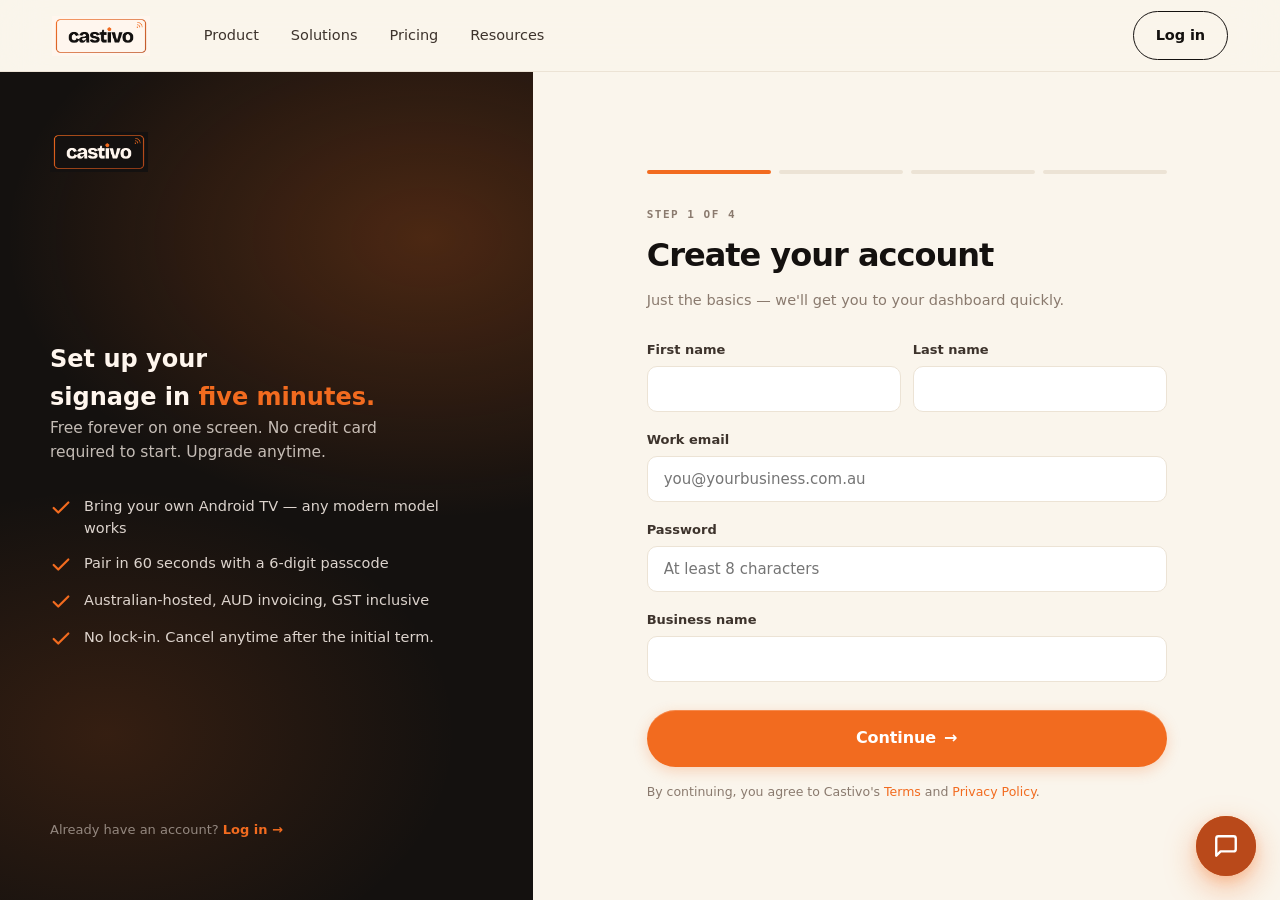
<file: signup.html>
<!DOCTYPE html>
<html lang="en">
<head>
<meta charset="UTF-8">
<meta name="viewport" content="width=device-width, initial-scale=1.0">
<meta http-equiv="X-UA-Compatible" content="IE=edge">
<meta name="referrer" content="strict-origin-when-cross-origin">
<meta name="format-detection" content="telephone=no">
<!-- CSP: defence-in-depth. Real CSP should be served as an HTTP header
     via your host (see _headers / netlify.toml in repo root). -->
<meta http-equiv="Content-Security-Policy" content="default-src 'self'; img-src 'self' data: https:; style-src 'self' 'unsafe-inline' https://fonts.googleapis.com https://api.fontshare.com; font-src 'self' https://fonts.gstatic.com https://api.fontshare.com https://cdn.fontshare.com; script-src 'self' 'unsafe-inline'; connect-src 'self'; base-uri 'self'; form-action 'self';">


<title>Sign up — Start free with Castivo</title>
<meta name="description" content="Create your Castivo account in 4 steps. Free plan available, no credit card required.">
<meta name="author" content="Castivo / QwickIn IT Services Pty Ltd">
<meta name="robots" content="index, follow">
<link rel="canonical" href="https://castivo.com.au/signup.html">

<meta property="og:type" content="website">
<meta property="og:url" content="https://castivo.com.au/signup.html">
<meta property="og:title" content="Castivo — Sign up free">
<meta property="og:description" content="One Android TV, free forever. Get started in 4 steps.">
<meta property="og:image" content="https://castivo.com.au/assets/og-image.png">
<meta property="og:locale" content="en_AU">
<meta property="og:site_name" content="Castivo">

<meta name="twitter:card" content="summary_large_image">
<meta name="twitter:title" content="Castivo — Sign up free">
<meta name="twitter:description" content="One Android TV, free forever. Get started in 4 steps.">
<meta name="twitter:image" content="https://castivo.com.au/assets/og-image.png">

<meta name="theme-color" content="#F26B1F">

<link rel="icon" href="assets/favicon.ico" sizes="any">
<link rel="icon" type="image/png" sizes="32x32" href="assets/favicon-32.png">
<link rel="icon" type="image/png" sizes="16x16" href="assets/favicon-16.png">
<link rel="apple-touch-icon" sizes="180x180" href="assets/apple-touch-icon.png">
<link rel="manifest" href="site.webmanifest">

<link rel="preconnect" href="https://api.fontshare.com" crossorigin>
<link href="https://api.fontshare.com/v2/css?f[]=satoshi@900,700,500,400&display=swap" rel="stylesheet">
<link rel="preconnect" href="https://fonts.googleapis.com">
<link rel="preconnect" href="https://fonts.gstatic.com" crossorigin>
<link href="https://fonts.googleapis.com/css2?family=JetBrains+Mono:wght@400;500;600&display=swap" rel="stylesheet">
<link rel="stylesheet" href="css/castivo.css">

<!-- Google Analytics 4 — add your GA4 Measurement ID and uncomment to enable.
<script async src="https://www.googletagmanager.com/gtag/js?id=G-XXXXXXXXXX"></script>
<script>
  window.dataLayer = window.dataLayer || [];
  function gtag(){dataLayer.push(arguments);}
  gtag('js', new Date());
  gtag('config', 'G-XXXXXXXXXX', { 'anonymize_ip': true });
</script>
-->
</head>
<body>

<nav class="nav">
  <div class="nav-inner">
    <a href="index.html" class="nav-logo" aria-label="Castivo home">
      <img src="assets/castivo-primary-light.png" alt="Castivo">
    </a>
    <ul class="nav-links">
      <li><a href="products.html">Product</a></li>
      <li><a href="solutions.html">Solutions</a></li>
      <li><a href="pricing.html">Pricing</a></li>
      <li><a href="resources.html">Resources</a></li>
    </ul>
    <div class="nav-cta">
      <a href="login.html" class="btn btn-secondary">Log in</a>
    </div>
    <button class="nav-mobile-toggle" aria-label="Open menu"><span></span></button>
  </div>
</nav>
<div class="nav-mobile">
  <a href="products.html">Product</a>
  <a href="solutions.html">Solutions</a>
  <a href="pricing.html">Pricing</a>
  <a href="resources.html">Resources</a>
  <a href="login.html">Log in</a>
  <a href="signup.html">Sign up</a>
</div>

<section class="signup-wrap">

  <div class="signup-aside">
    <a href="index.html" style="display: inline-block;">
      <img src="assets/castivo-primary-dark.png" alt="Castivo" style="height: 40px;" loading="lazy" decoding="async">
    </a>
    <div>
      <h1>Set up your<br>signage in <span class="accent">five minutes.</span></h1>
      <p>Free forever on one screen. No credit card required to start. Upgrade anytime.</p>

      <div class="signup-checklist">
        <div class="signup-checklist-item">
          <svg viewBox="0 0 24 24" fill="none" stroke="currentColor" stroke-width="2.4" stroke-linecap="round" stroke-linejoin="round"><polyline points="20 6 9 17 4 12"/></svg>
          <span>Bring your own Android TV — any modern model works</span>
        </div>
        <div class="signup-checklist-item">
          <svg viewBox="0 0 24 24" fill="none" stroke="currentColor" stroke-width="2.4" stroke-linecap="round" stroke-linejoin="round"><polyline points="20 6 9 17 4 12"/></svg>
          <span>Pair in 60 seconds with a 6-digit passcode</span>
        </div>
        <div class="signup-checklist-item">
          <svg viewBox="0 0 24 24" fill="none" stroke="currentColor" stroke-width="2.4" stroke-linecap="round" stroke-linejoin="round"><polyline points="20 6 9 17 4 12"/></svg>
          <span>Australian-hosted, AUD invoicing, GST inclusive</span>
        </div>
        <div class="signup-checklist-item">
          <svg viewBox="0 0 24 24" fill="none" stroke="currentColor" stroke-width="2.4" stroke-linecap="round" stroke-linejoin="round"><polyline points="20 6 9 17 4 12"/></svg>
          <span>No lock-in. Cancel anytime after the initial term.</span>
        </div>
      </div>
    </div>

    <div style="font-size: 13px; color: rgba(255,246,238,0.5);">
      Already have an account? <a href="login.html" style="color: var(--tangerine); font-weight: 600;">Log in →</a>
    </div>
  </div>

  <div class="signup-form-wrap">
    <form class="signup-form" novalidate>

      <!-- Step indicator -->
      <div class="step-indicator">
        <div class="step-dot is-active"></div>
        <div class="step-dot"></div>
        <div class="step-dot"></div>
        <div class="step-dot"></div>
      </div>

      <!-- Step 1: Account -->
      <div class="signup-step is-active">
        <div class="step-label">Step 1 of 4</div>
        <h3>Create your account</h3>
        <p class="step-sub">Just the basics — we'll get you to your dashboard quickly.</p>

        <div class="form-row-2">
          <div class="form-field">
            <label for="firstName">First name</label>
            <input id="firstName" type="text" name="firstName" required>
          </div>
          <div class="form-field">
            <label for="lastName">Last name</label>
            <input id="lastName" type="text" name="lastName" required>
          </div>
        </div>

        <div class="form-field">
          <label for="email">Work email</label>
          <input id="email" type="email" name="email" placeholder="you@yourbusiness.com.au" required>
        </div>

        <div class="form-field">
          <label for="password">Password</label>
          <input id="password" type="password" name="password" placeholder="At least 8 characters" required minlength="8">
        </div>

        <div class="form-field">
          <label for="businessName">Business name</label>
          <input id="businessName" type="text" name="businessName" required>
        </div>

        <div class="signup-step-actions">
          <button type="button" class="btn btn-primary btn-large" data-signup-next>Continue <span class="arrow">→</span></button>
        </div>

        <p style="font-size: 12.5px; color: var(--stone); margin-top: 16px; line-height: 1.5;">
          By continuing, you agree to Castivo's <a href="resources.html#terms" style="color: var(--tangerine);">Terms</a> and <a href="resources.html#privacy" style="color: var(--tangerine);">Privacy Policy</a>.
        </p>
      </div>

      <!-- Step 2: Business -->
      <div class="signup-step">
        <div class="step-label">Step 2 of 4</div>
        <h3>Tell us about your business</h3>
        <p class="step-sub">This helps us recommend the right plan and templates.</p>

        <div class="form-field">
          <label for="industry">Industry</label>
          <select id="industry" name="industry" required>
            <option value="">Select your industry</option>
            <option value="hospitality">Hospitality (cafés, restaurants, bars)</option>
            <option value="retail">Retail (supermarkets, stores)</option>
            <option value="petrol">Petrol &amp; convenience</option>
            <option value="healthcare">Healthcare (clinics, hospitals)</option>
            <option value="realestate">Real estate</option>
            <option value="fitness">Fitness (gyms, studios)</option>
            <option value="education">Education (schools, universities)</option>
            <option value="corporate">Corporate / office</option>
            <option value="auto">Auto / dealerships</option>
            <option value="hotels">Hotels</option>
            <option value="finance">Banks &amp; finance</option>
            <option value="public">Public sector</option>
            <option value="other">Other</option>
          </select>
        </div>

        <div class="form-row-2">
          <div class="form-field">
            <label for="abn">ABN (optional)</label>
            <input id="abn" type="text" name="abn" placeholder="11 digits">
          </div>
          <div class="form-field">
            <label for="screens">Number of screens</label>
            <select id="screens" name="screens" required>
              <option value="">Select</option>
              <option value="1">1 screen</option>
              <option value="2-5">2-5 screens</option>
              <option value="6-10">6-10 screens</option>
              <option value="11-25">11-25 screens</option>
              <option value="26-50">26-50 screens</option>
              <option value="50+">50+ screens</option>
            </select>
          </div>
        </div>

        <div class="form-field">
          <label for="address">Business address</label>
          <input id="address" type="text" name="address" placeholder="Street, suburb, state, postcode" required>
        </div>

        <div class="form-field">
          <label for="phone">Phone (optional)</label>
          <input id="phone" type="tel" name="phone" placeholder="+61 …">
        </div>

        <div class="signup-step-actions">
          <button type="button" class="btn btn-secondary btn-back" data-signup-back>← Back</button>
          <button type="button" class="btn btn-primary btn-large" data-signup-next>Continue <span class="arrow">→</span></button>
        </div>
      </div>

      <!-- Step 3: Plan -->
      <div class="signup-step">
        <div class="step-label">Step 3 of 4</div>
        <h3>Pick a plan</h3>
        <p class="step-sub">You can upgrade or downgrade anytime. All prices in AUD ex-GST.</p>

        <div class="plan-picker">
          <div class="plan-pick is-selected" data-plan="free">
            <div class="plan-pick-name">Free</div>
            <div class="plan-pick-price">$0 forever</div>
            <div class="plan-pick-meta">1 screen, with watermark</div>
          </div>
          <div class="plan-pick" data-plan="starter">
            <div class="plan-pick-name">Starter</div>
            <div class="plan-pick-price">$9 / screen / mo</div>
            <div class="plan-pick-meta">No watermark, single site</div>
          </div>
          <div class="plan-pick" data-plan="pro">
            <div class="plan-pick-name">Pro · Most popular</div>
            <div class="plan-pick-price">$19 / screen / mo</div>
            <div class="plan-pick-meta">Multi-location, scheduling</div>
          </div>
          <div class="plan-pick" data-plan="business">
            <div class="plan-pick-name">Business</div>
            <div class="plan-pick-price">$29 / screen / mo</div>
            <div class="plan-pick-meta">SSO, API, analytics</div>
          </div>
        </div>

        <p style="font-size: 13px; color: var(--stone); margin-top: 12px;">
          Need 50+ screens or custom features? <a href="resources.html#contact" style="color: var(--tangerine); font-weight: 600;">Talk to sales →</a>
        </p>

        <div class="signup-step-actions">
          <button type="button" class="btn btn-secondary btn-back" data-signup-back>← Back</button>
          <button type="button" class="btn btn-primary btn-large" data-signup-next>Create my account <span class="arrow">→</span></button>
        </div>
      </div>

      <!-- Step 4: Confirmation -->
      <div class="signup-step">
        <div class="step-label">All done!</div>

        <div class="signup-confirm">
          <div class="signup-confirm-icon">
            <svg viewBox="0 0 24 24" fill="none" stroke="currentColor" stroke-linecap="round" stroke-linejoin="round"><polyline points="20 6 9 17 4 12"/></svg>
          </div>
          <h3>Welcome to Castivo!</h3>
          <p>We've sent your account details to your email.</p>
          <p>Next: install the Castivo app on your Android TV, then enter the 6-digit passcode shown on the screen into your dashboard.</p>

          <div style="background: var(--cream); border-radius: 14px; padding: 24px; margin: 32px 0; text-align: left;">
            <div style="font-family: var(--font-mono); font-size: 11px; color: var(--tangerine); letter-spacing: 1.5px; font-weight: 600; margin-bottom: 12px;">WHAT'S NEXT</div>
            <ol style="margin: 0; padding-left: 20px; font-size: 14px; line-height: 1.7;">
              <li>Check your email for login details</li>
              <li>Sign in to your Castivo dashboard</li>
              <li>Download the Castivo Android TV app from castivo.com.au/app</li>
              <li>Pair your TV with the 6-digit passcode</li>
              <li>Push your first content live</li>
            </ol>
          </div>

          <a href="login.html" class="btn btn-primary btn-large" style="width: 100%;">Go to my dashboard <span class="arrow">→</span></a>
        </div>
      </div>

    </form>
  </div>
</section>

<!-- ===== AI ASSISTANT (Cassie) ===== -->
<button class="ai-bubble" aria-label="Open chat with Cassie">
  <div class="ai-pulse"></div>
  <svg class="ai-bubble-icon" viewBox="0 0 24 24" fill="none" stroke="currentColor" stroke-width="2.2" stroke-linecap="round" stroke-linejoin="round"><path d="M21 15a2 2 0 0 1-2 2H7l-4 4V5a2 2 0 0 1 2-2h14a2 2 0 0 1 2 2z"/></svg>
  <svg class="ai-close-icon" viewBox="0 0 24 24" fill="none" stroke="currentColor" stroke-width="2.2" stroke-linecap="round" stroke-linejoin="round"><line x1="18" y1="6" x2="6" y2="18"/><line x1="6" y1="6" x2="18" y2="18"/></svg>
</button>

<div class="ai-panel" role="dialog" aria-label="Cassie AI assistant">
  <div class="ai-header">
    <div class="ai-avatar">C</div>
    <div class="ai-header-info">
      <div class="ai-name">Cassie</div>
      <div class="ai-status">Castivo's AI · Replies in seconds</div>
    </div>
  </div>
  <div class="ai-messages">
    <div class="ai-msg from-bot">G'day! I'm <b>Cassie</b>, the Castivo assistant. Ask me anything about pricing, supported TVs, setup, or book a demo.</div>
    <div class="ai-suggestions">
      <button class="ai-chip">How does pricing work?</button>
      <button class="ai-chip">What TVs are supported?</button>
      <button class="ai-chip">Book a demo</button>
      <button class="ai-chip">How do I set up?</button>
    </div>
  </div>
  <div class="ai-input">
    <input type="text" placeholder="Type your message..." aria-label="Message input">
    <button aria-label="Send message">
      <svg width="18" height="18" viewBox="0 0 24 24" fill="none" stroke="currentColor" stroke-width="2.4" stroke-linecap="round" stroke-linejoin="round"><line x1="22" y1="2" x2="11" y2="13"/><polygon points="22 2 15 22 11 13 2 9 22 2"/></svg>
    </button>
  </div>
</div>

<script src="js/castivo.js" defer></script>
</body>
</html>
</file>
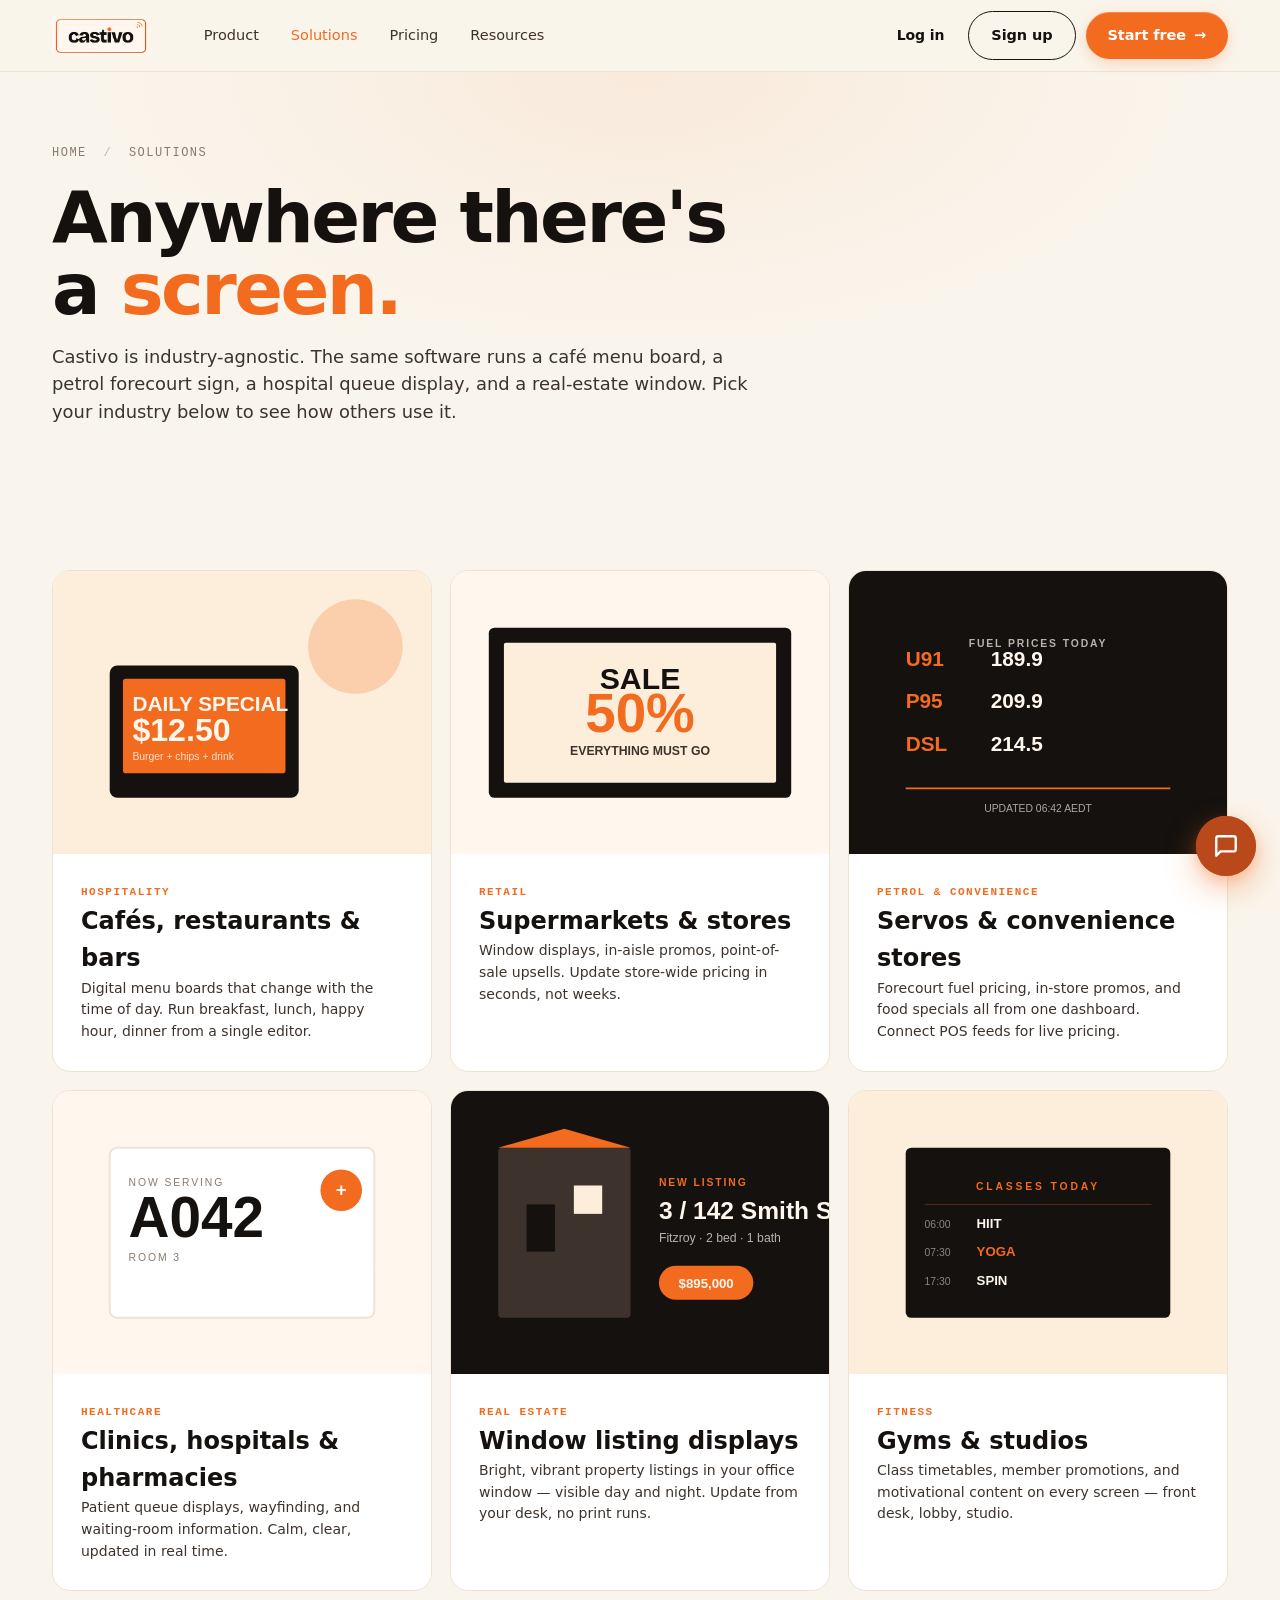
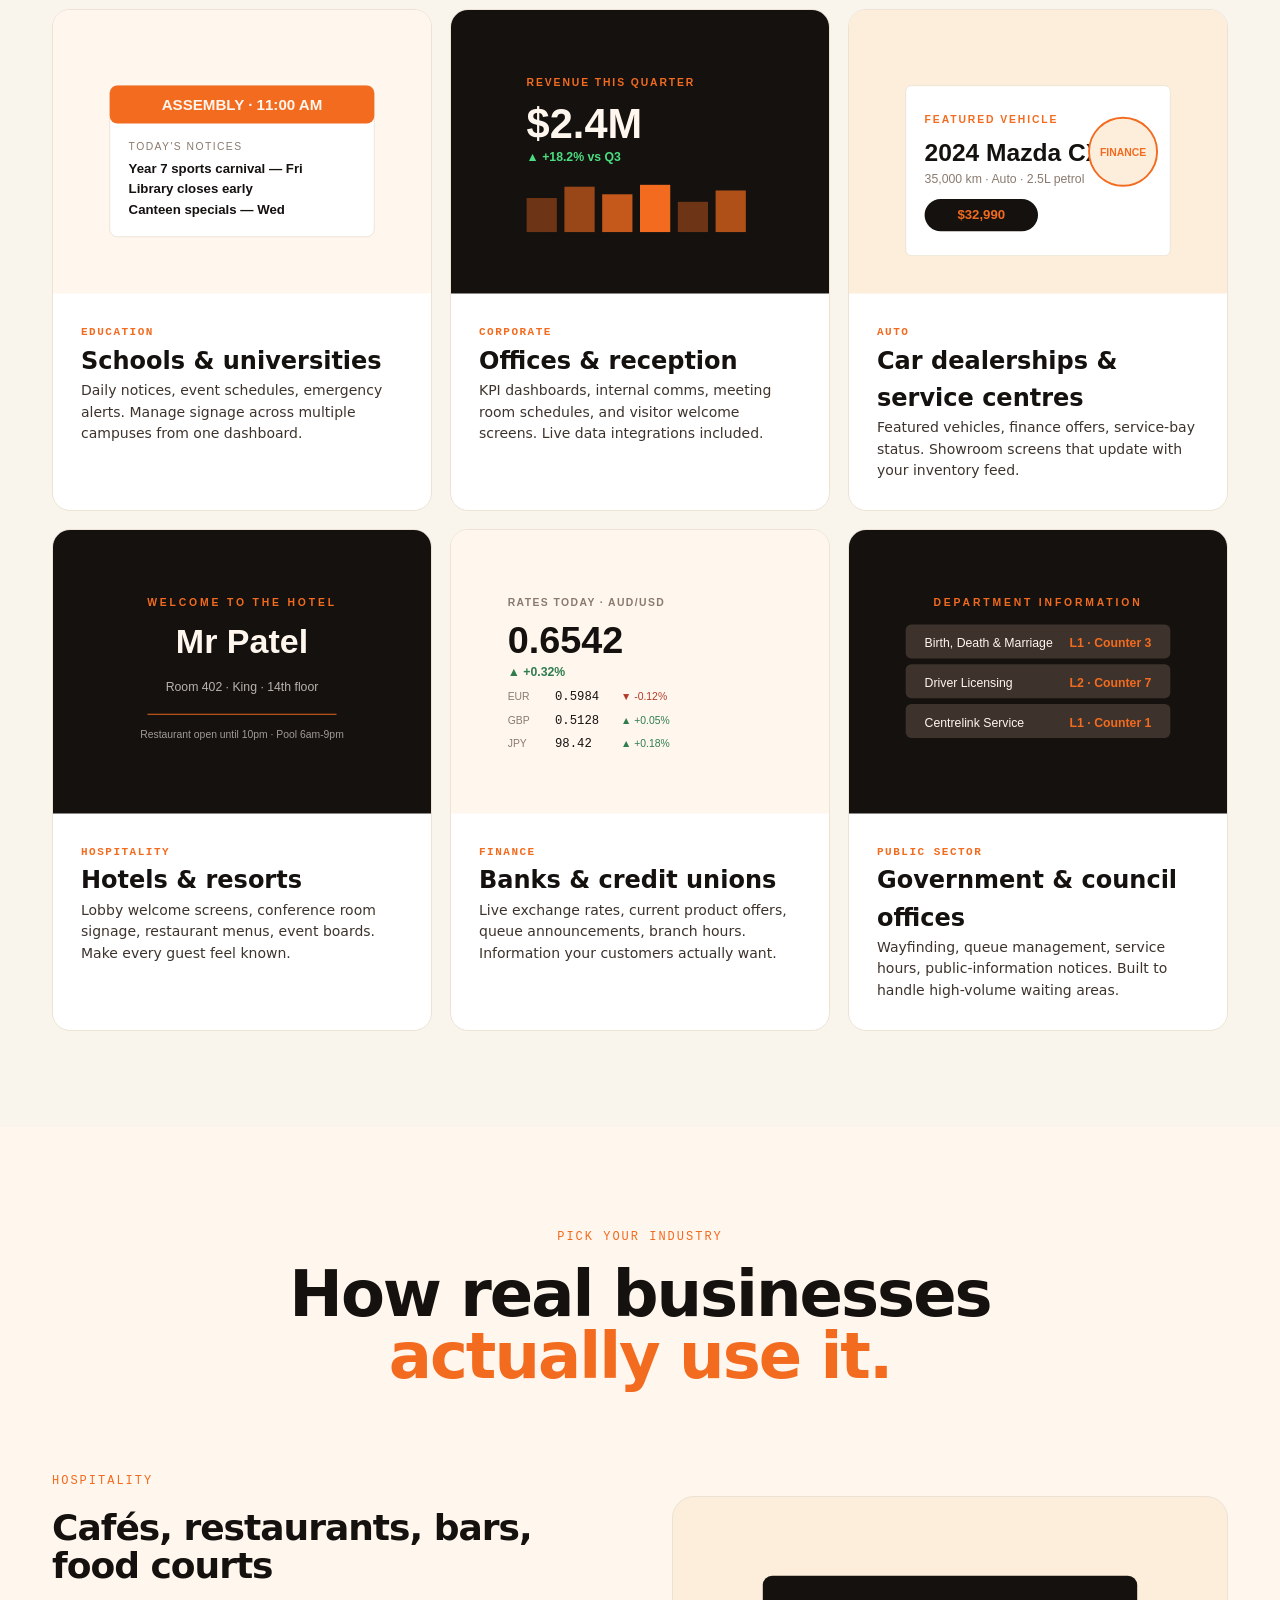
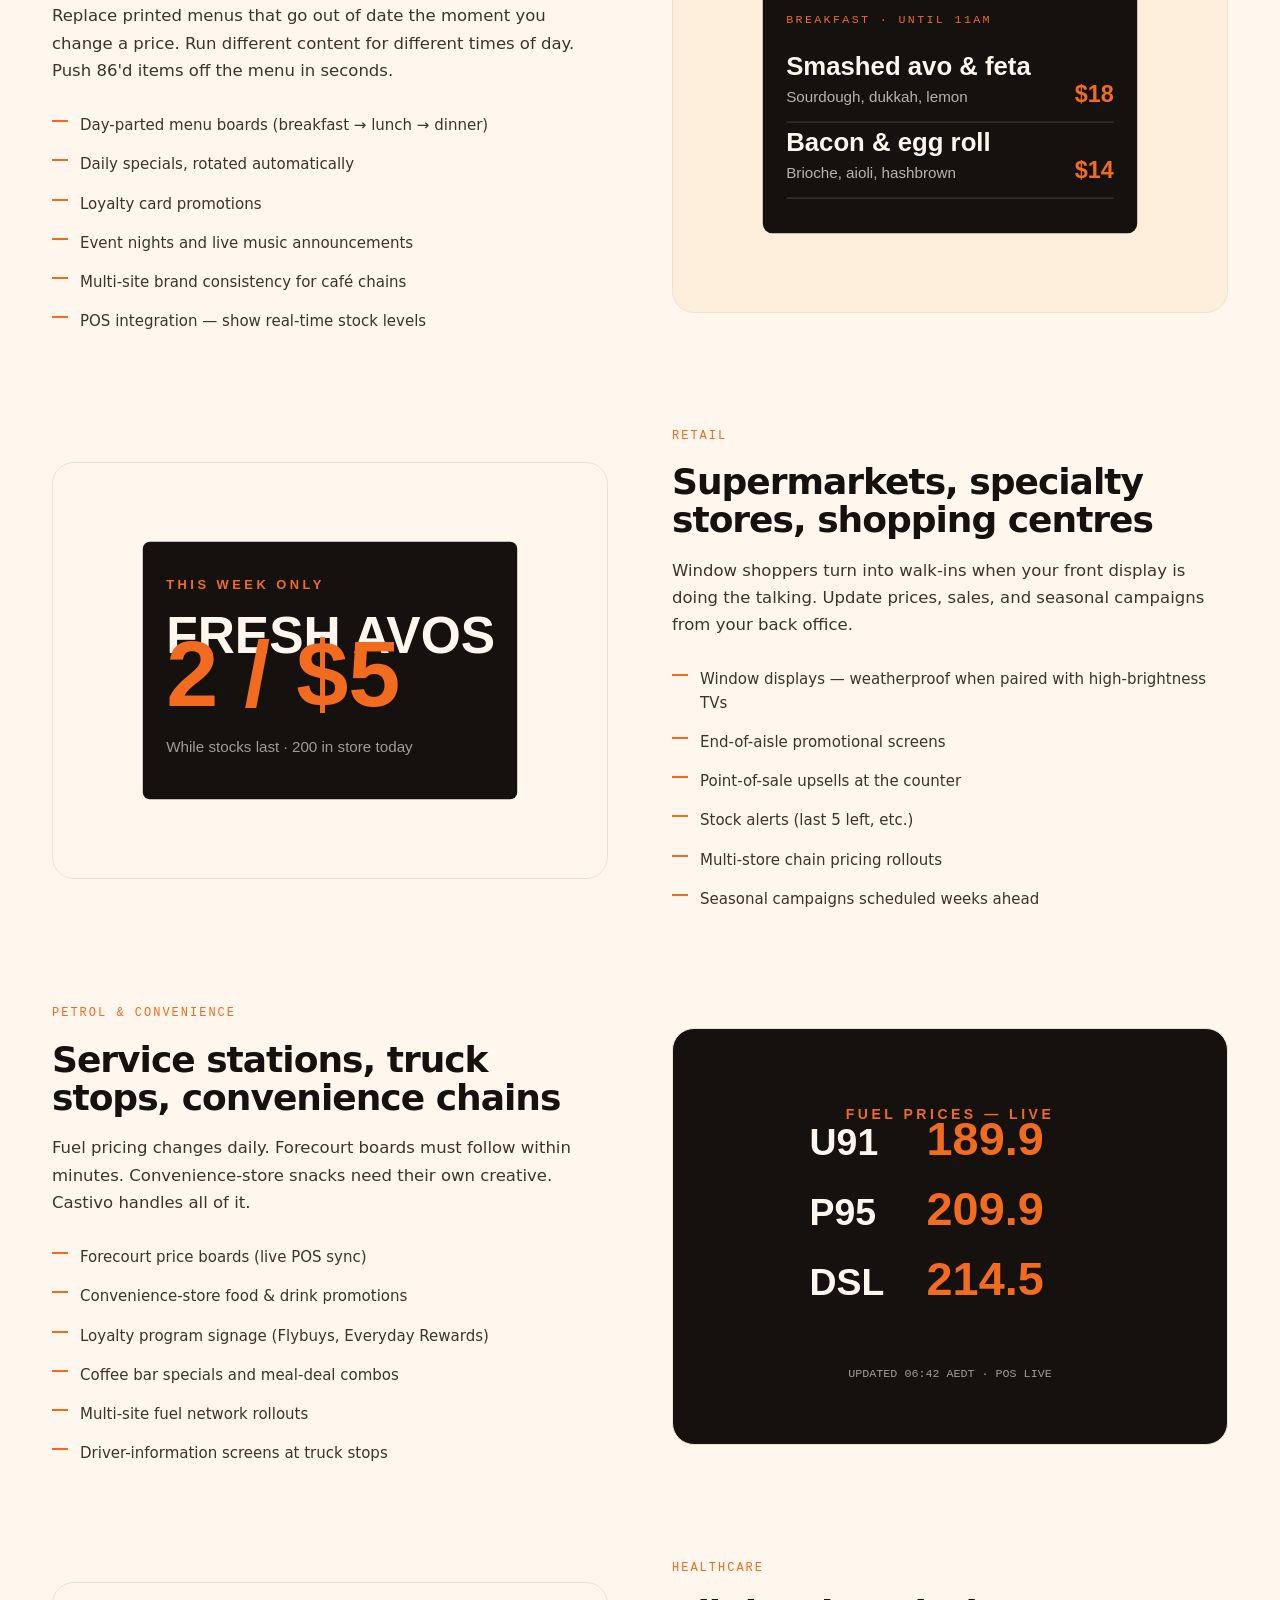
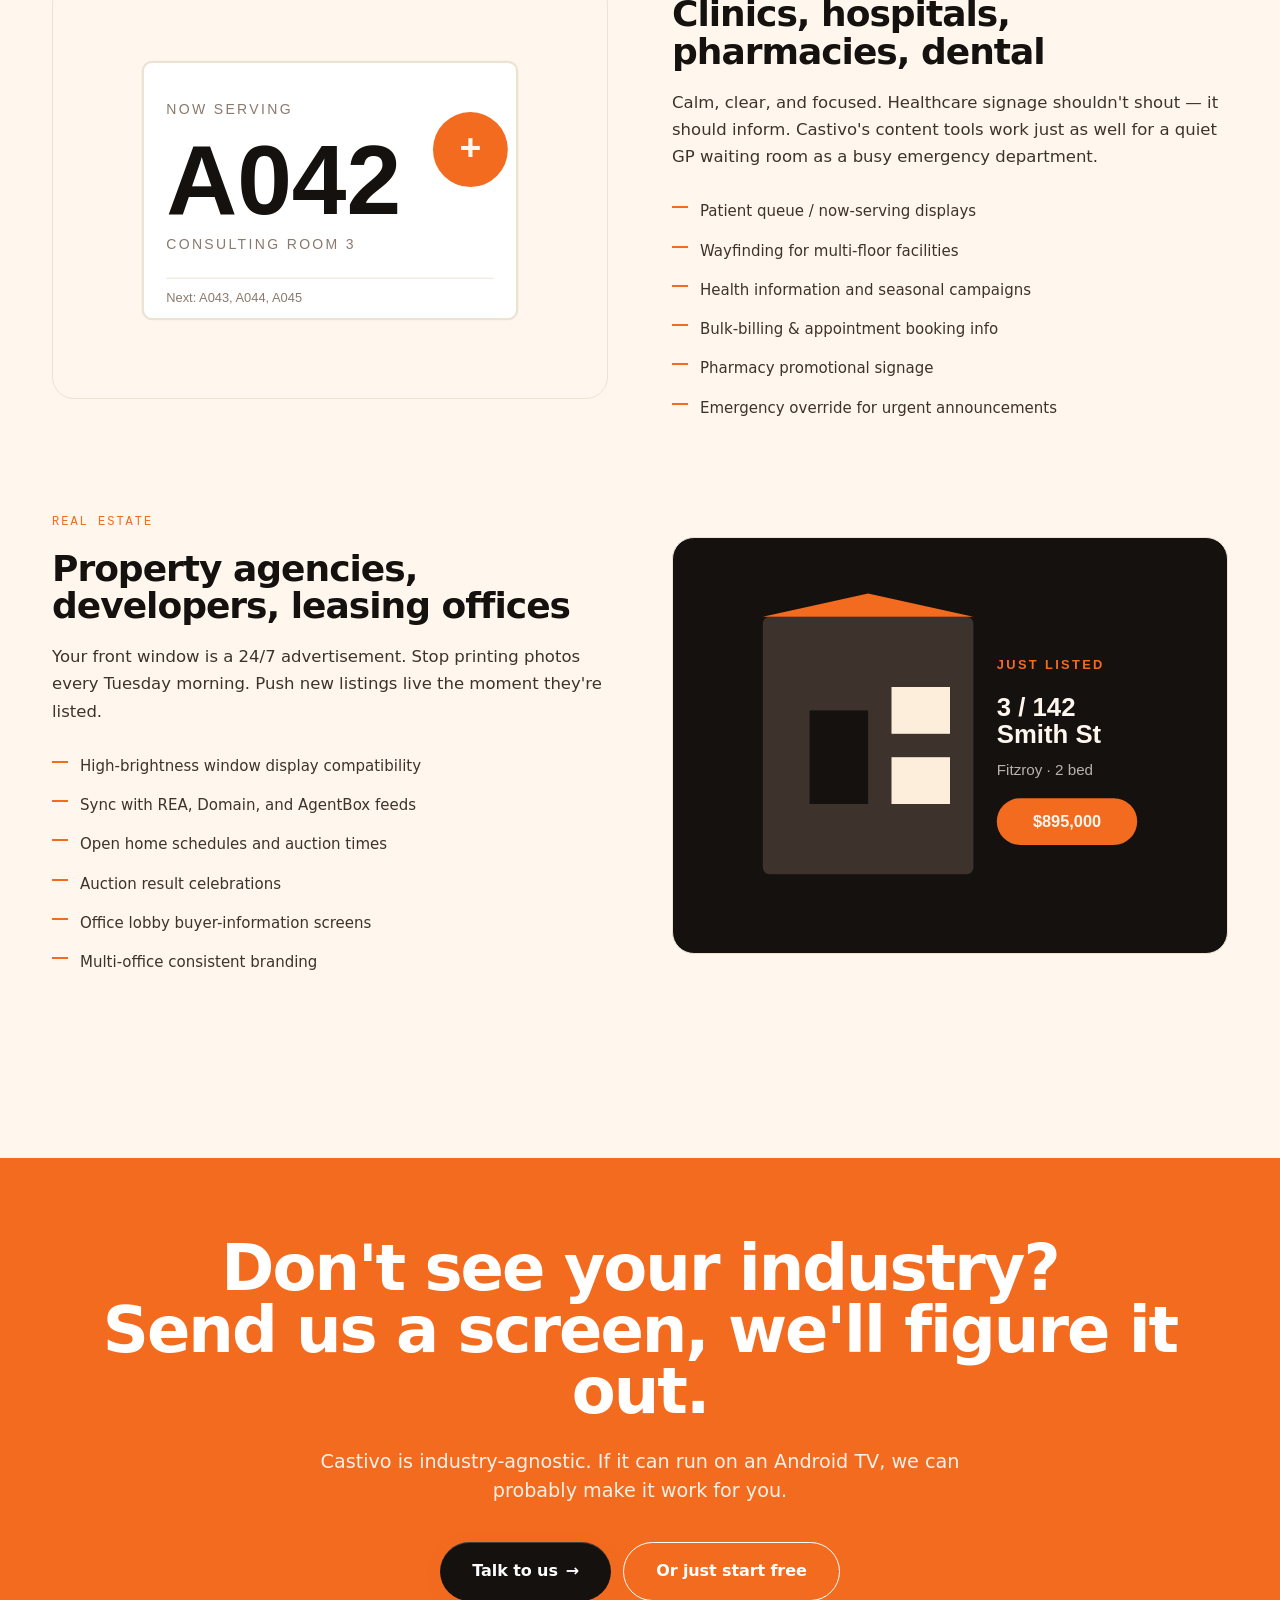
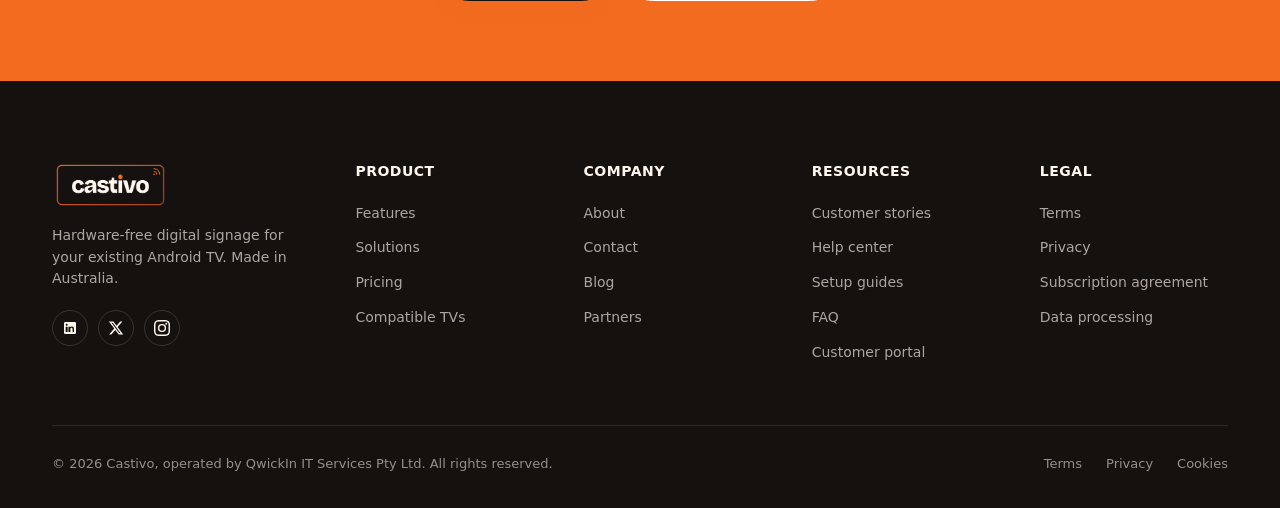
<file: solutions.html>
<!DOCTYPE html>
<html lang="en">
<head>
<meta charset="UTF-8">
<meta name="viewport" content="width=device-width, initial-scale=1.0">
<meta http-equiv="X-UA-Compatible" content="IE=edge">
<meta name="referrer" content="strict-origin-when-cross-origin">
<meta name="format-detection" content="telephone=no">
<!-- CSP: defence-in-depth. Real CSP should be served as an HTTP header
     via your host (see _headers / netlify.toml in repo root). -->
<meta http-equiv="Content-Security-Policy" content="default-src 'self'; img-src 'self' data: https:; style-src 'self' 'unsafe-inline' https://fonts.googleapis.com https://api.fontshare.com; font-src 'self' https://fonts.gstatic.com https://api.fontshare.com https://cdn.fontshare.com; script-src 'self' 'unsafe-inline'; connect-src 'self'; base-uri 'self'; form-action 'self';">

<title>Solutions — Digital signage for hospitality, retail, healthcare, more | Castivo</title>
<meta name="description" content="Castivo for cafés, restaurants, supermarkets, petrol stations, hospitals, real estate, gyms, schools, offices. Industry-agnostic digital signage.">
<meta name="author" content="Castivo / QwickIn IT Services Pty Ltd">
<meta name="robots" content="index, follow">
<link rel="canonical" href="https://castivo.com.au/solutions.html">

<!-- Open Graph -->
<meta property="og:type" content="website">
<meta property="og:url" content="https://castivo.com.au/solutions.html">
<meta property="og:title" content="Castivo Solutions — Anywhere there's a screen">
<meta property="og:description" content="12 industries. One platform. Cafés to hospitals to petrol stations.">
<meta property="og:image" content="https://castivo.com.au/assets/og-image.png">
<meta property="og:locale" content="en_AU">
<meta property="og:site_name" content="Castivo">

<!-- Twitter Card -->
<meta name="twitter:card" content="summary_large_image">
<meta name="twitter:title" content="Castivo Solutions — Anywhere there's a screen">
<meta name="twitter:description" content="12 industries. One platform. Cafés to hospitals to petrol stations.">
<meta name="twitter:image" content="https://castivo.com.au/assets/og-image.png">

<meta name="theme-color" content="#F26B1F">
<link rel="icon" href="assets/favicon.ico" sizes="any">
<link rel="icon" type="image/png" sizes="32x32" href="assets/favicon-32.png">
<link rel="icon" type="image/png" sizes="16x16" href="assets/favicon-16.png">
<link rel="apple-touch-icon" sizes="180x180" href="assets/apple-touch-icon.png">
<link rel="manifest" href="site.webmanifest">
<!-- Satoshi from Fontshare (free for commercial use) -->
<link rel="preconnect" href="https://api.fontshare.com" crossorigin>
<link href="https://api.fontshare.com/v2/css?f[]=satoshi@900,700,500,400&display=swap" rel="stylesheet">
<link rel="preconnect" href="https://fonts.googleapis.com">
<link rel="preconnect" href="https://fonts.gstatic.com" crossorigin>
<link href="https://fonts.googleapis.com/css2?family=JetBrains+Mono:wght@400;500;600&display=swap" rel="stylesheet">
<link rel="stylesheet" href="css/castivo.css">

<!-- Google Analytics 4 — add your GA4 Measurement ID and uncomment to enable.
<script async src="https://www.googletagmanager.com/gtag/js?id=G-XXXXXXXXXX"></script>
<script>
  window.dataLayer = window.dataLayer || [];
  function gtag(){dataLayer.push(arguments);}
  gtag('js', new Date());
  gtag('config', 'G-XXXXXXXXXX', { 'anonymize_ip': true });
</script>
-->
</head>
<body>

<nav class="nav">
  <div class="nav-inner">
    <a href="index.html" class="nav-logo" aria-label="Castivo home">
      <img src="assets/castivo-primary-light.png" alt="Castivo">
    </a>
    <ul class="nav-links">
      <li><a href="products.html">Product</a></li>
      <li><a href="solutions.html" class="active">Solutions</a></li>
      <li><a href="pricing.html">Pricing</a></li>
      <li><a href="resources.html">Resources</a></li>
    </ul>
    <div class="nav-cta">
      <a href="login.html" class="btn btn-ghost" style="padding: 9px 14px; font-size: 14px;">Log in</a>
      <a href="signup.html" class="btn btn-secondary">Sign up</a>
      <a href="pricing.html#start" class="btn btn-primary">Start free <span class="arrow">→</span></a>
    </div>
    <button class="nav-mobile-toggle" aria-label="Open menu"><span></span></button>
  </div>
</nav>
<div class="nav-mobile">
  <a href="products.html">Product</a>
  <a href="solutions.html">Solutions</a>
  <a href="pricing.html">Pricing</a>
  <a href="resources.html">Resources</a>
  <a href="login.html">Log in</a>
  <a href="signup.html">Sign up</a>
  <div class="mobile-cta"><a href="pricing.html#start" class="btn btn-primary btn-large">Start free</a></div>
</div>

<!-- ===== PAGE HEAD ===== -->
<section class="page-head">
  <div class="container">
    <div class="breadcrumb">Home <span class="sep">/</span> Solutions</div>
    <h1>Anywhere there's<br>a <span class="accent">screen.</span></h1>
    <p class="lead">Castivo is industry-agnostic. The same software runs a café menu board, a petrol forecourt sign, a hospital queue display, and a real-estate window. Pick your industry below to see how others use it.</p>
  </div>
</section>

<!-- ===== INDUSTRY GRID ===== -->
<section class="section">
  <div class="container">
    <div class="industry-grid">

      <!-- Hospitality -->
      <a href="#hospitality" class="industry-tile">
        <div class="industry-tile-visual">
          <svg viewBox="0 0 400 300" preserveAspectRatio="xMidYMid slice">
            <rect width="400" height="300" fill="#FDEEDC"/>
            <circle cx="320" cy="80" r="50" fill="#F26B1F" opacity="0.25"/>
            <rect x="60" y="100" width="200" height="140" rx="8" fill="#14110F"/>
            <rect x="74" y="114" width="172" height="100" rx="3" fill="#F26B1F"/>
            <text x="84" y="148" font-family="Bricolage Grotesque, sans-serif" font-weight="800" font-size="22" fill="#FFF6EE">DAILY SPECIAL</text>
            <text x="84" y="180" font-family="Bricolage Grotesque, sans-serif" font-weight="800" font-size="34" fill="#FFF6EE">$12.50</text>
            <text x="84" y="200" font-family="Inter Tight, sans-serif" font-size="11" fill="#FFF6EE" opacity="0.85">Burger + chips + drink</text>
          </svg>
        </div>
        <div class="industry-tile-body">
          <span class="industry-tile-tag">Hospitality</span>
          <h2>Cafés, restaurants &amp; bars</h2>
          <p>Digital menu boards that change with the time of day. Run breakfast, lunch, happy hour, dinner from a single editor.</p>
        </div>
      </a>

      <!-- Retail -->
      <a href="#retail" class="industry-tile">
        <div class="industry-tile-visual">
          <svg viewBox="0 0 400 300" preserveAspectRatio="xMidYMid slice">
            <rect width="400" height="300" fill="#FFF6EE"/>
            <rect x="40" y="60" width="320" height="180" rx="6" fill="#14110F"/>
            <rect x="56" y="76" width="288" height="148" rx="2" fill="#FDEEDC"/>
            <text x="200" y="125" text-anchor="middle" font-family="Bricolage Grotesque, sans-serif" font-weight="800" font-size="32" fill="#14110F">SALE</text>
            <text x="200" y="170" text-anchor="middle" font-family="Bricolage Grotesque, sans-serif" font-weight="800" font-size="58" fill="#F26B1F">50%</text>
            <text x="200" y="195" text-anchor="middle" font-family="Inter Tight, sans-serif" font-weight="600" font-size="13" fill="#3D332C">EVERYTHING MUST GO</text>
          </svg>
        </div>
        <div class="industry-tile-body">
          <span class="industry-tile-tag">Retail</span>
          <h2>Supermarkets &amp; stores</h2>
          <p>Window displays, in-aisle promos, point-of-sale upsells. Update store-wide pricing in seconds, not weeks.</p>
        </div>
      </a>

      <!-- Petrol -->
      <a href="#petrol" class="industry-tile">
        <div class="industry-tile-visual">
          <svg viewBox="0 0 400 300" preserveAspectRatio="xMidYMid slice">
            <rect width="400" height="300" fill="#14110F"/>
            <text x="200" y="80" text-anchor="middle" font-family="Inter Tight, sans-serif" font-size="11" font-weight="600" fill="#FFF6EE" opacity="0.7" letter-spacing="2">FUEL PRICES TODAY</text>
            <g transform="translate(60, 100)"><text font-family="Bricolage Grotesque, sans-serif" font-weight="800" font-size="22" fill="#F26B1F">U91</text><text x="90" font-family="Bricolage Grotesque, sans-serif" font-weight="800" font-size="22" fill="#FFF6EE">189.9</text></g>
            <g transform="translate(60, 145)"><text font-family="Bricolage Grotesque, sans-serif" font-weight="800" font-size="22" fill="#F26B1F">P95</text><text x="90" font-family="Bricolage Grotesque, sans-serif" font-weight="800" font-size="22" fill="#FFF6EE">209.9</text></g>
            <g transform="translate(60, 190)"><text font-family="Bricolage Grotesque, sans-serif" font-weight="800" font-size="22" fill="#F26B1F">DSL</text><text x="90" font-family="Bricolage Grotesque, sans-serif" font-weight="800" font-size="22" fill="#FFF6EE">214.5</text></g>
            <line x1="60" y1="230" x2="340" y2="230" stroke="#F26B1F" stroke-width="2"/>
            <text x="200" y="255" text-anchor="middle" font-family="Inter Tight, sans-serif" font-weight="500" font-size="11" fill="#FFF6EE" opacity="0.65">UPDATED 06:42 AEDT</text>
          </svg>
        </div>
        <div class="industry-tile-body">
          <span class="industry-tile-tag">Petrol &amp; convenience</span>
          <h2>Servos &amp; convenience stores</h2>
          <p>Forecourt fuel pricing, in-store promos, and food specials all from one dashboard. Connect POS feeds for live pricing.</p>
        </div>
      </a>

      <!-- Healthcare -->
      <a href="#healthcare" class="industry-tile">
        <div class="industry-tile-visual">
          <svg viewBox="0 0 400 300" preserveAspectRatio="xMidYMid slice">
            <rect width="400" height="300" fill="#FFF6EE"/>
            <rect x="60" y="60" width="280" height="180" rx="8" fill="#FFFFFF" stroke="#ECE3D5" stroke-width="2"/>
            <text x="80" y="100" font-family="Inter Tight, sans-serif" font-weight="500" font-size="11" fill="#8A7A6E" letter-spacing="2">NOW SERVING</text>
            <text x="80" y="155" font-family="Bricolage Grotesque, sans-serif" font-weight="800" font-size="60" fill="#14110F">A042</text>
            <text x="80" y="180" font-family="Inter Tight, sans-serif" font-weight="500" font-size="11" fill="#8A7A6E" letter-spacing="2">ROOM 3</text>
            <circle cx="305" cy="105" r="22" fill="#F26B1F"/>
            <text x="305" y="111" text-anchor="middle" font-family="Bricolage Grotesque, sans-serif" font-weight="800" font-size="20" fill="#FFF6EE">+</text>
          </svg>
        </div>
        <div class="industry-tile-body">
          <span class="industry-tile-tag">Healthcare</span>
          <h2>Clinics, hospitals &amp; pharmacies</h2>
          <p>Patient queue displays, wayfinding, and waiting-room information. Calm, clear, updated in real time.</p>
        </div>
      </a>

      <!-- Real estate -->
      <a href="#realestate" class="industry-tile">
        <div class="industry-tile-visual">
          <svg viewBox="0 0 400 300" preserveAspectRatio="xMidYMid slice">
            <rect width="400" height="300" fill="#14110F"/>
            <rect x="50" y="60" width="140" height="180" rx="4" fill="#3D332C"/>
            <polygon points="50,60 120,40 190,60" fill="#F26B1F"/>
            <rect x="80" y="120" width="30" height="50" fill="#14110F"/>
            <rect x="130" y="100" width="30" height="30" fill="#FDEEDC"/>
            <text x="220" y="100" font-family="Inter Tight, sans-serif" font-size="11" font-weight="600" fill="#F26B1F" letter-spacing="2">NEW LISTING</text>
            <text x="220" y="135" font-family="Bricolage Grotesque, sans-serif" font-weight="800" font-size="26" fill="#FFF6EE">3 / 142 Smith St</text>
            <text x="220" y="160" font-family="Inter Tight, sans-serif" font-size="13" fill="#FFF6EE" opacity="0.7">Fitzroy · 2 bed · 1 bath</text>
            <rect x="220" y="185" width="100" height="36" rx="18" fill="#F26B1F"/>
            <text x="270" y="208" text-anchor="middle" font-family="Bricolage Grotesque, sans-serif" font-weight="700" font-size="14" fill="#FFF6EE">$895,000</text>
          </svg>
        </div>
        <div class="industry-tile-body">
          <span class="industry-tile-tag">Real estate</span>
          <h2>Window listing displays</h2>
          <p>Bright, vibrant property listings in your office window — visible day and night. Update from your desk, no print runs.</p>
        </div>
      </a>

      <!-- Fitness -->
      <a href="#fitness" class="industry-tile">
        <div class="industry-tile-visual">
          <svg viewBox="0 0 400 300" preserveAspectRatio="xMidYMid slice">
            <rect width="400" height="300" fill="#FDEEDC"/>
            <rect x="60" y="60" width="280" height="180" rx="6" fill="#14110F"/>
            <text x="200" y="105" text-anchor="middle" font-family="Inter Tight, sans-serif" font-weight="600" font-size="11" fill="#F26B1F" letter-spacing="3">CLASSES TODAY</text>
            <line x1="80" y1="120" x2="320" y2="120" stroke="#F26B1F" stroke-width="1" opacity="0.3"/>
            <g transform="translate(80, 145)"><text font-family="Inter Tight, sans-serif" font-size="11" fill="#FFF6EE" opacity="0.5">06:00</text><text x="55" font-family="Bricolage Grotesque, sans-serif" font-weight="700" font-size="14" fill="#FFF6EE">HIIT</text></g>
            <g transform="translate(80, 175)"><text font-family="Inter Tight, sans-serif" font-size="11" fill="#FFF6EE" opacity="0.5">07:30</text><text x="55" font-family="Bricolage Grotesque, sans-serif" font-weight="700" font-size="14" fill="#F26B1F">YOGA</text></g>
            <g transform="translate(80, 205)"><text font-family="Inter Tight, sans-serif" font-size="11" fill="#FFF6EE" opacity="0.5">17:30</text><text x="55" font-family="Bricolage Grotesque, sans-serif" font-weight="700" font-size="14" fill="#FFF6EE">SPIN</text></g>
          </svg>
        </div>
        <div class="industry-tile-body">
          <span class="industry-tile-tag">Fitness</span>
          <h2>Gyms &amp; studios</h2>
          <p>Class timetables, member promotions, and motivational content on every screen — front desk, lobby, studio.</p>
        </div>
      </a>

      <!-- Education -->
      <a href="#education" class="industry-tile">
        <div class="industry-tile-visual">
          <svg viewBox="0 0 400 300" preserveAspectRatio="xMidYMid slice">
            <rect width="400" height="300" fill="#FFF6EE"/>
            <rect x="60" y="80" width="280" height="160" rx="8" fill="#FFFFFF" stroke="#ECE3D5"/>
            <rect x="60" y="80" width="280" height="40" rx="8" fill="#F26B1F"/>
            <text x="200" y="106" text-anchor="middle" font-family="Bricolage Grotesque, sans-serif" font-weight="800" font-size="16" fill="#FFF6EE">ASSEMBLY · 11:00 AM</text>
            <text x="80" y="148" font-family="Inter Tight, sans-serif" font-size="11" fill="#8A7A6E" letter-spacing="1.5">TODAY'S NOTICES</text>
            <text x="80" y="172" font-family="Bricolage Grotesque, sans-serif" font-weight="700" font-size="14" fill="#14110F">Year 7 sports carnival — Fri</text>
            <text x="80" y="194" font-family="Bricolage Grotesque, sans-serif" font-weight="700" font-size="14" fill="#14110F">Library closes early</text>
            <text x="80" y="216" font-family="Bricolage Grotesque, sans-serif" font-weight="700" font-size="14" fill="#14110F">Canteen specials — Wed</text>
          </svg>
        </div>
        <div class="industry-tile-body">
          <span class="industry-tile-tag">Education</span>
          <h2>Schools &amp; universities</h2>
          <p>Daily notices, event schedules, emergency alerts. Manage signage across multiple campuses from one dashboard.</p>
        </div>
      </a>

      <!-- Corporate -->
      <a href="#corporate" class="industry-tile">
        <div class="industry-tile-visual">
          <svg viewBox="0 0 400 300" preserveAspectRatio="xMidYMid slice">
            <rect width="400" height="300" fill="#14110F"/>
            <text x="80" y="80" font-family="Inter Tight, sans-serif" font-weight="600" font-size="11" fill="#F26B1F" letter-spacing="2">REVENUE THIS QUARTER</text>
            <text x="80" y="135" font-family="Bricolage Grotesque, sans-serif" font-weight="800" font-size="44" fill="#FFF6EE">$2.4M</text>
            <text x="80" y="160" font-family="Inter Tight, sans-serif" font-size="13" fill="#4ADE80" font-weight="600">▲ +18.2% vs Q3</text>
            <g transform="translate(80, 185)">
              <rect width="32" height="36" y="14" fill="#F26B1F" opacity="0.4"/>
              <rect x="40" width="32" height="48" y="2" fill="#F26B1F" opacity="0.6"/>
              <rect x="80" width="32" height="40" y="10" fill="#F26B1F" opacity="0.8"/>
              <rect x="120" width="32" height="50" fill="#F26B1F"/>
              <rect x="160" width="32" height="32" y="18" fill="#F26B1F" opacity="0.4"/>
              <rect x="200" width="32" height="44" y="6" fill="#F26B1F" opacity="0.7"/>
            </g>
          </svg>
        </div>
        <div class="industry-tile-body">
          <span class="industry-tile-tag">Corporate</span>
          <h2>Offices &amp; reception</h2>
          <p>KPI dashboards, internal comms, meeting room schedules, and visitor welcome screens. Live data integrations included.</p>
        </div>
      </a>

      <!-- Auto dealerships -->
      <a href="#auto" class="industry-tile">
        <div class="industry-tile-visual">
          <svg viewBox="0 0 400 300" preserveAspectRatio="xMidYMid slice">
            <rect width="400" height="300" fill="#FDEEDC"/>
            <rect x="60" y="80" width="280" height="180" rx="6" fill="#FFFFFF" stroke="#ECE3D5"/>
            <text x="80" y="120" font-family="Inter Tight, sans-serif" font-size="11" font-weight="600" fill="#F26B1F" letter-spacing="2">FEATURED VEHICLE</text>
            <text x="80" y="160" font-family="Bricolage Grotesque, sans-serif" font-weight="800" font-size="26" fill="#14110F">2024 Mazda CX-5</text>
            <text x="80" y="183" font-family="Inter Tight, sans-serif" font-size="13" fill="#8A7A6E">35,000 km · Auto · 2.5L petrol</text>
            <rect x="80" y="200" width="120" height="34" rx="17" fill="#14110F"/>
            <text x="140" y="221" text-anchor="middle" font-family="Bricolage Grotesque, sans-serif" font-weight="800" font-size="14" fill="#F26B1F">$32,990</text>
            <circle cx="290" cy="150" r="36" fill="#FDEEDC" stroke="#F26B1F" stroke-width="2"/>
            <text x="290" y="155" text-anchor="middle" font-family="Bricolage Grotesque, sans-serif" font-weight="800" font-size="11" fill="#F26B1F">FINANCE</text>
          </svg>
        </div>
        <div class="industry-tile-body">
          <span class="industry-tile-tag">Auto</span>
          <h2>Car dealerships &amp; service centres</h2>
          <p>Featured vehicles, finance offers, service-bay status. Showroom screens that update with your inventory feed.</p>
        </div>
      </a>

      <!-- Hotels -->
      <a href="#hotels" class="industry-tile">
        <div class="industry-tile-visual">
          <svg viewBox="0 0 400 300" preserveAspectRatio="xMidYMid slice">
            <rect width="400" height="300" fill="#14110F"/>
            <text x="200" y="80" text-anchor="middle" font-family="Inter Tight, sans-serif" font-size="11" fill="#F26B1F" font-weight="600" letter-spacing="3">WELCOME TO THE HOTEL</text>
            <text x="200" y="130" text-anchor="middle" font-family="Bricolage Grotesque, sans-serif" font-weight="800" font-size="36" fill="#FFF6EE">Mr Patel</text>
            <text x="200" y="170" text-anchor="middle" font-family="Inter Tight, sans-serif" font-size="13" fill="#FFF6EE" opacity="0.7">Room 402 · King · 14th floor</text>
            <line x1="100" y1="195" x2="300" y2="195" stroke="#F26B1F" stroke-width="1"/>
            <text x="200" y="220" text-anchor="middle" font-family="Inter Tight, sans-serif" font-size="11" fill="#FFF6EE" opacity="0.6">Restaurant open until 10pm · Pool 6am-9pm</text>
          </svg>
        </div>
        <div class="industry-tile-body">
          <span class="industry-tile-tag">Hospitality</span>
          <h2>Hotels &amp; resorts</h2>
          <p>Lobby welcome screens, conference room signage, restaurant menus, event boards. Make every guest feel known.</p>
        </div>
      </a>

      <!-- Banks -->
      <a href="#finance" class="industry-tile">
        <div class="industry-tile-visual">
          <svg viewBox="0 0 400 300" preserveAspectRatio="xMidYMid slice">
            <rect width="400" height="300" fill="#FFF6EE"/>
            <text x="60" y="80" font-family="Inter Tight, sans-serif" font-size="11" font-weight="600" fill="#8A7A6E" letter-spacing="1.5">RATES TODAY · AUD/USD</text>
            <text x="60" y="130" font-family="Bricolage Grotesque, sans-serif" font-weight="800" font-size="40" fill="#14110F">0.6542</text>
            <text x="60" y="155" font-family="Inter Tight, sans-serif" font-size="13" fill="#2F7D4F" font-weight="600">▲ +0.32%</text>
            <g transform="translate(60, 180)">
              <text font-family="Inter Tight, sans-serif" font-size="11" fill="#8A7A6E">EUR</text>
              <text x="50" font-family="JetBrains Mono, monospace" font-size="13" fill="#14110F" font-weight="500">0.5984</text>
              <text x="120" font-family="Inter Tight, sans-serif" font-size="11" fill="#B23B2A">▼ -0.12%</text>
            </g>
            <g transform="translate(60, 205)">
              <text font-family="Inter Tight, sans-serif" font-size="11" fill="#8A7A6E">GBP</text>
              <text x="50" font-family="JetBrains Mono, monospace" font-size="13" fill="#14110F" font-weight="500">0.5128</text>
              <text x="120" font-family="Inter Tight, sans-serif" font-size="11" fill="#2F7D4F">▲ +0.05%</text>
            </g>
            <g transform="translate(60, 230)">
              <text font-family="Inter Tight, sans-serif" font-size="11" fill="#8A7A6E">JPY</text>
              <text x="50" font-family="JetBrains Mono, monospace" font-size="13" fill="#14110F" font-weight="500">98.42</text>
              <text x="120" font-family="Inter Tight, sans-serif" font-size="11" fill="#2F7D4F">▲ +0.18%</text>
            </g>
          </svg>
        </div>
        <div class="industry-tile-body">
          <span class="industry-tile-tag">Finance</span>
          <h2>Banks &amp; credit unions</h2>
          <p>Live exchange rates, current product offers, queue announcements, branch hours. Information your customers actually want.</p>
        </div>
      </a>

      <!-- Public sector -->
      <a href="#public" class="industry-tile">
        <div class="industry-tile-visual">
          <svg viewBox="0 0 400 300" preserveAspectRatio="xMidYMid slice">
            <rect width="400" height="300" fill="#14110F"/>
            <text x="200" y="80" text-anchor="middle" font-family="Inter Tight, sans-serif" font-size="11" font-weight="600" fill="#F26B1F" letter-spacing="3">DEPARTMENT INFORMATION</text>
            <rect x="60" y="100" width="280" height="36" rx="6" fill="#3D332C"/>
            <text x="80" y="124" font-family="Inter Tight, sans-serif" font-size="13" fill="#FFF6EE">Birth, Death &amp; Marriage</text>
            <text x="320" y="124" text-anchor="end" font-family="Bricolage Grotesque, sans-serif" font-weight="700" font-size="13" fill="#F26B1F">L1 · Counter 3</text>
            <rect x="60" y="142" width="280" height="36" rx="6" fill="#3D332C"/>
            <text x="80" y="166" font-family="Inter Tight, sans-serif" font-size="13" fill="#FFF6EE">Driver Licensing</text>
            <text x="320" y="166" text-anchor="end" font-family="Bricolage Grotesque, sans-serif" font-weight="700" font-size="13" fill="#F26B1F">L2 · Counter 7</text>
            <rect x="60" y="184" width="280" height="36" rx="6" fill="#3D332C"/>
            <text x="80" y="208" font-family="Inter Tight, sans-serif" font-size="13" fill="#FFF6EE">Centrelink Service</text>
            <text x="320" y="208" text-anchor="end" font-family="Bricolage Grotesque, sans-serif" font-weight="700" font-size="13" fill="#F26B1F">L1 · Counter 1</text>
          </svg>
        </div>
        <div class="industry-tile-body">
          <span class="industry-tile-tag">Public sector</span>
          <h2>Government &amp; council offices</h2>
          <p>Wayfinding, queue management, service hours, public-information notices. Built to handle high-volume waiting areas.</p>
        </div>
      </a>

    </div>
  </div>
</section>

<!-- ===== CASE-STUDY SECTIONS ===== -->
<section class="section" style="background: var(--cream);">
  <div class="container">
    <div class="section-head">
      <div class="eyebrow">Pick your industry</div>
      <h2 class="h-display h2">How real businesses<br><span class="accent">actually use it.</span></h2>
    </div>

    <!-- Hospitality detail -->
    <div id="hospitality" class="showcase">
      <div class="showcase-text">
        <div class="eyebrow">Hospitality</div>
        <h3 class="h-display h3">Cafés, restaurants, bars, food courts</h3>
        <p>Replace printed menus that go out of date the moment you change a price. Run different content for different times of day. Push 86'd items off the menu in seconds.</p>
        <ul>
          <li>Day-parted menu boards (breakfast → lunch → dinner)</li>
          <li>Daily specials, rotated automatically</li>
          <li>Loyalty card promotions</li>
          <li>Event nights and live music announcements</li>
          <li>Multi-site brand consistency for café chains</li>
          <li>POS integration — show real-time stock levels</li>
        </ul>
      </div>
      <div class="showcase-visual" style="background: #FDEEDC;">
        <svg viewBox="0 0 400 300" preserveAspectRatio="xMidYMid meet" style="width: 100%; height: 100%;">
          <rect width="400" height="300" fill="#FDEEDC"/>
          <rect x="40" y="40" width="320" height="220" rx="8" fill="#14110F"/>
          <text x="60" y="80" font-family="JetBrains Mono, monospace" font-size="10" fill="#F26B1F" letter-spacing="2">BREAKFAST · UNTIL 11AM</text>
          <text x="60" y="125" font-family="Bricolage Grotesque, sans-serif" font-weight="800" font-size="22" fill="#FFF6EE">Smashed avo &amp; feta</text>
          <text x="60" y="148" font-family="Inter Tight, sans-serif" font-size="13" fill="#FFF6EE" opacity="0.7">Sourdough, dukkah, lemon</text>
          <text x="340" y="148" text-anchor="end" font-family="Bricolage Grotesque, sans-serif" font-weight="700" font-size="20" fill="#F26B1F">$18</text>
          <line x1="60" y1="165" x2="340" y2="165" stroke="#FFF6EE" opacity="0.15"/>
          <text x="60" y="190" font-family="Bricolage Grotesque, sans-serif" font-weight="800" font-size="22" fill="#FFF6EE">Bacon &amp; egg roll</text>
          <text x="60" y="213" font-family="Inter Tight, sans-serif" font-size="13" fill="#FFF6EE" opacity="0.7">Brioche, aioli, hashbrown</text>
          <text x="340" y="213" text-anchor="end" font-family="Bricolage Grotesque, sans-serif" font-weight="700" font-size="20" fill="#F26B1F">$14</text>
          <line x1="60" y1="230" x2="340" y2="230" stroke="#FFF6EE" opacity="0.15"/>
        </svg>
      </div>
    </div>

    <!-- Retail detail -->
    <div id="retail" class="showcase reverse">
      <div class="showcase-text">
        <div class="eyebrow">Retail</div>
        <h3 class="h-display h3">Supermarkets, specialty stores, shopping centres</h3>
        <p>Window shoppers turn into walk-ins when your front display is doing the talking. Update prices, sales, and seasonal campaigns from your back office.</p>
        <ul>
          <li>Window displays — weatherproof when paired with high-brightness TVs</li>
          <li>End-of-aisle promotional screens</li>
          <li>Point-of-sale upsells at the counter</li>
          <li>Stock alerts (last 5 left, etc.)</li>
          <li>Multi-store chain pricing rollouts</li>
          <li>Seasonal campaigns scheduled weeks ahead</li>
        </ul>
      </div>
      <div class="showcase-visual">
        <svg viewBox="0 0 400 300" preserveAspectRatio="xMidYMid meet" style="width: 100%; height: 100%;">
          <rect width="400" height="300" fill="#FFF6EE"/>
          <rect x="40" y="40" width="320" height="220" rx="6" fill="#14110F"/>
          <text x="60" y="80" font-family="Inter Tight, sans-serif" font-size="11" fill="#F26B1F" font-weight="600" letter-spacing="3">THIS WEEK ONLY</text>
          <text x="60" y="135" font-family="Bricolage Grotesque, sans-serif" font-weight="800" font-size="44" fill="#FFF6EE">FRESH AVOS</text>
          <text x="60" y="180" font-family="Bricolage Grotesque, sans-serif" font-weight="800" font-size="80" fill="#F26B1F">2 / $5</text>
          <text x="60" y="220" font-family="Inter Tight, sans-serif" font-size="13" fill="#FFF6EE" opacity="0.6">While stocks last · 200 in store today</text>
        </svg>
      </div>
    </div>

    <!-- Petrol detail -->
    <div id="petrol" class="showcase">
      <div class="showcase-text">
        <div class="eyebrow">Petrol &amp; convenience</div>
        <h3 class="h-display h3">Service stations, truck stops, convenience chains</h3>
        <p>Fuel pricing changes daily. Forecourt boards must follow within minutes. Convenience-store snacks need their own creative. Castivo handles all of it.</p>
        <ul>
          <li>Forecourt price boards (live POS sync)</li>
          <li>Convenience-store food &amp; drink promotions</li>
          <li>Loyalty program signage (Flybuys, Everyday Rewards)</li>
          <li>Coffee bar specials and meal-deal combos</li>
          <li>Multi-site fuel network rollouts</li>
          <li>Driver-information screens at truck stops</li>
        </ul>
      </div>
      <div class="showcase-visual" style="background: #14110F;">
        <svg viewBox="0 0 400 300" preserveAspectRatio="xMidYMid meet" style="width: 100%; height: 100%;">
          <rect width="400" height="300" fill="#14110F"/>
          <text x="200" y="50" text-anchor="middle" font-family="Inter Tight, sans-serif" font-weight="600" font-size="12" fill="#F26B1F" letter-spacing="3">FUEL PRICES — LIVE</text>
          <g transform="translate(80, 80)">
            <text font-family="Bricolage Grotesque, sans-serif" font-weight="800" font-size="32" fill="#FFF6EE">U91</text>
            <text x="100" font-family="Bricolage Grotesque, sans-serif" font-weight="800" font-size="40" fill="#F26B1F">189.9</text>
          </g>
          <g transform="translate(80, 140)">
            <text font-family="Bricolage Grotesque, sans-serif" font-weight="800" font-size="32" fill="#FFF6EE">P95</text>
            <text x="100" font-family="Bricolage Grotesque, sans-serif" font-weight="800" font-size="40" fill="#F26B1F">209.9</text>
          </g>
          <g transform="translate(80, 200)">
            <text font-family="Bricolage Grotesque, sans-serif" font-weight="800" font-size="32" fill="#FFF6EE">DSL</text>
            <text x="100" font-family="Bricolage Grotesque, sans-serif" font-weight="800" font-size="40" fill="#F26B1F">214.5</text>
          </g>
          <text x="200" y="270" text-anchor="middle" font-family="JetBrains Mono, monospace" font-size="10" fill="#FFF6EE" opacity="0.6">UPDATED 06:42 AEDT · POS LIVE</text>
        </svg>
      </div>
    </div>

    <!-- Healthcare detail -->
    <div id="healthcare" class="showcase reverse">
      <div class="showcase-text">
        <div class="eyebrow">Healthcare</div>
        <h3 class="h-display h3">Clinics, hospitals, pharmacies, dental</h3>
        <p>Calm, clear, and focused. Healthcare signage shouldn't shout — it should inform. Castivo's content tools work just as well for a quiet GP waiting room as a busy emergency department.</p>
        <ul>
          <li>Patient queue / now-serving displays</li>
          <li>Wayfinding for multi-floor facilities</li>
          <li>Health information and seasonal campaigns</li>
          <li>Bulk-billing &amp; appointment booking info</li>
          <li>Pharmacy promotional signage</li>
          <li>Emergency override for urgent announcements</li>
        </ul>
      </div>
      <div class="showcase-visual">
        <svg viewBox="0 0 400 300" preserveAspectRatio="xMidYMid meet" style="width: 100%; height: 100%;">
          <rect width="400" height="300" fill="#FFF6EE"/>
          <rect x="40" y="40" width="320" height="220" rx="8" fill="#FFFFFF" stroke="#ECE3D5" stroke-width="2"/>
          <text x="60" y="85" font-family="Inter Tight, sans-serif" font-weight="500" font-size="12" fill="#8A7A6E" letter-spacing="2">NOW SERVING</text>
          <text x="60" y="170" font-family="Bricolage Grotesque, sans-serif" font-weight="800" font-size="84" fill="#14110F">A042</text>
          <text x="60" y="200" font-family="Inter Tight, sans-serif" font-weight="500" font-size="12" fill="#8A7A6E" letter-spacing="2">CONSULTING ROOM 3</text>
          <circle cx="320" cy="115" r="32" fill="#F26B1F"/>
          <text x="320" y="124" text-anchor="middle" font-family="Bricolage Grotesque, sans-serif" font-weight="800" font-size="32" fill="#FFF6EE">+</text>
          <line x1="60" y1="225" x2="340" y2="225" stroke="#ECE3D5"/>
          <text x="60" y="245" font-family="Inter Tight, sans-serif" font-size="11" fill="#8A7A6E">Next: A043, A044, A045</text>
        </svg>
      </div>
    </div>

    <!-- Real estate -->
    <div id="realestate" class="showcase">
      <div class="showcase-text">
        <div class="eyebrow">Real estate</div>
        <h3 class="h-display h3">Property agencies, developers, leasing offices</h3>
        <p>Your front window is a 24/7 advertisement. Stop printing photos every Tuesday morning. Push new listings live the moment they're listed.</p>
        <ul>
          <li>High-brightness window display compatibility</li>
          <li>Sync with REA, Domain, and AgentBox feeds</li>
          <li>Open home schedules and auction times</li>
          <li>Auction result celebrations</li>
          <li>Office lobby buyer-information screens</li>
          <li>Multi-office consistent branding</li>
        </ul>
      </div>
      <div class="showcase-visual" style="background: #14110F;">
        <svg viewBox="0 0 400 300" preserveAspectRatio="xMidYMid meet" style="width: 100%; height: 100%;">
          <rect width="400" height="300" fill="#14110F"/>
          <rect x="40" y="40" width="180" height="220" rx="6" fill="#3D332C"/>
          <polygon points="40,40 130,20 220,40" fill="#F26B1F"/>
          <rect x="80" y="120" width="50" height="80" fill="#14110F"/>
          <rect x="150" y="100" width="50" height="40" fill="#FDEEDC"/>
          <rect x="150" y="160" width="50" height="40" fill="#FDEEDC"/>
          <text x="240" y="85" font-family="Inter Tight, sans-serif" font-size="11" font-weight="600" fill="#F26B1F" letter-spacing="2">JUST LISTED</text>
          <text x="240" y="125" font-family="Bricolage Grotesque, sans-serif" font-weight="800" font-size="22" fill="#FFF6EE">3 / 142</text>
          <text x="240" y="148" font-family="Bricolage Grotesque, sans-serif" font-weight="800" font-size="22" fill="#FFF6EE">Smith St</text>
          <text x="240" y="175" font-family="Inter Tight, sans-serif" font-size="13" fill="#FFF6EE" opacity="0.7">Fitzroy · 2 bed</text>
          <rect x="240" y="195" width="120" height="40" rx="20" fill="#F26B1F"/>
          <text x="300" y="220" text-anchor="middle" font-family="Bricolage Grotesque, sans-serif" font-weight="700" font-size="14" fill="#FFF6EE">$895,000</text>
        </svg>
      </div>
    </div>

  </div>
</section>

<!-- ===== CTA ===== -->
<section class="cta-stripe">
  <div class="container">
    <h2 class="h-display h2">Don't see your industry?<br>Send us a screen, we'll figure it out.</h2>
    <p class="lead">Castivo is industry-agnostic. If it can run on an Android TV, we can probably make it work for you.</p>
    <div style="display: flex; gap: 12px; justify-content: center; flex-wrap: wrap;">
      <a href="resources.html#contact" class="btn btn-primary btn-large">Talk to us <span class="arrow">→</span></a>
      <a href="pricing.html#start" class="btn btn-secondary btn-large">Or just start free</a>
    </div>
  </div>
</section>

<!-- ===== FOOTER ===== -->
<footer class="footer">
  <div class="container">
    <div class="footer-grid">
      <div class="footer-brand">
        <img src="assets/castivo-primary-dark.png" alt="Castivo" loading="lazy" decoding="async">
        <p>Hardware-free digital signage for your existing Android TV. Made in Australia.</p>
        <div class="socials">
          <a href="#" aria-label="LinkedIn"><svg width="16" height="16" fill="currentColor" viewBox="0 0 24 24"><path d="M19 3a2 2 0 0 1 2 2v14a2 2 0 0 1-2 2H5a2 2 0 0 1-2-2V5a2 2 0 0 1 2-2zM8.5 18V10h-3v8zM7 8.5a1.5 1.5 0 1 0 0-3 1.5 1.5 0 0 0 0 3zM18 18v-4.7c0-2.4-1.3-3.5-3-3.5-1.4 0-2 .8-2.4 1.4V10h-3v8h3v-4.4c0-.3 0-.6.1-.8.2-.6.7-1.2 1.6-1.2 1.1 0 1.6.8 1.6 2.1V18z"/></svg></a>
          <a href="#" aria-label="Twitter"><svg width="16" height="16" fill="currentColor" viewBox="0 0 24 24"><path d="M18.244 2.25h3.308l-7.227 8.26 8.502 11.24H16.17l-5.214-6.817L4.99 21.75H1.68l7.73-8.835L1.254 2.25H8.08l4.713 6.231zm-1.161 17.52h1.833L7.084 4.126H5.117z"/></svg></a>
          <a href="#" aria-label="Instagram"><svg width="16" height="16" fill="currentColor" viewBox="0 0 24 24"><path d="M12 2.2c3.2 0 3.6 0 4.85.07 1.17.05 1.81.25 2.23.42.56.22.96.48 1.38.9.42.42.68.82.9 1.38.17.42.37 1.06.42 2.23.05 1.25.07 1.65.07 4.85s0 3.6-.07 4.85c-.05 1.17-.25 1.81-.42 2.23-.22.56-.48.96-.9 1.38-.42.42-.82.68-1.38.9-.42.17-1.06.37-2.23.42-1.25.05-1.65.07-4.85.07s-3.6 0-4.85-.07c-1.17-.05-1.81-.25-2.23-.42-.56-.22-.96-.48-1.38-.9a3.7 3.7 0 0 1-.9-1.38c-.17-.42-.37-1.06-.42-2.23C2.27 15.6 2.2 15.2 2.2 12s0-3.6.07-4.85c.05-1.17.25-1.81.42-2.23.22-.56.48-.96.9-1.38.42-.42.82-.68 1.38-.9.42-.17 1.06-.37 2.23-.42C8.4 2.27 8.8 2.2 12 2.2zM12 0C8.74 0 8.33 0 7.05.07 5.78.13 4.9.33 4.14.63a5.9 5.9 0 0 0-2.13 1.38A5.9 5.9 0 0 0 .63 4.14C.33 4.9.13 5.78.07 7.05.01 8.33 0 8.74 0 12s.01 3.67.07 4.95c.06 1.27.26 2.15.56 2.91a5.9 5.9 0 0 0 1.38 2.13 5.9 5.9 0 0 0 2.13 1.38c.76.3 1.64.5 2.91.56C8.33 23.99 8.74 24 12 24s3.67-.01 4.95-.07c1.27-.06 2.15-.26 2.91-.56a5.9 5.9 0 0 0 2.13-1.38 5.9 5.9 0 0 0 1.38-2.13c.3-.76.5-1.64.56-2.91.06-1.28.07-1.69.07-4.95s-.01-3.67-.07-4.95c-.06-1.27-.26-2.15-.56-2.91a5.9 5.9 0 0 0-1.38-2.13A5.9 5.9 0 0 0 19.86.63C19.1.33 18.22.13 16.95.07 15.67.01 15.26 0 12 0zm0 5.84a6.16 6.16 0 1 0 0 12.32 6.16 6.16 0 0 0 0-12.32zm0 10.16a4 4 0 1 1 0-8 4 4 0 0 1 0 8zm6.4-11.85a1.44 1.44 0 1 0 0 2.88 1.44 1.44 0 0 0 0-2.88z"/></svg></a>
        </div>
      </div>
      <div class="footer-col">
        <h5>Product</h5>
        <ul>
          <li><a href="products.html">Features</a></li>
          <li><a href="solutions.html">Solutions</a></li>
          <li><a href="pricing.html">Pricing</a></li>
          <li><a href="resources.html#devices">Compatible TVs</a></li>
        </ul>
      </div>
      <div class="footer-col">
        <h5>Company</h5>
        <ul>
          <li><a href="resources.html#about">About</a></li>
          <li><a href="resources.html#contact">Contact</a></li>
          <li><a href="resources.html#blog">Blog</a></li>
          <li><a href="resources.html#partners">Partners</a></li>
        </ul>
      </div>
      <div class="footer-col">
        <h5>Resources</h5>
        <ul>
          <li><a href="testimonials.html">Customer stories</a></li>
          <li><a href="resources.html#help">Help center</a></li>
          <li><a href="resources.html#guides">Setup guides</a></li>
          <li><a href="resources.html#faq">FAQ</a></li>
          <li><a href="login.html">Customer portal</a></li>
        </ul>
      </div>
      <div class="footer-col">
        <h5>Legal</h5>
        <ul>
          <li><a href="resources.html#terms">Terms</a></li>
          <li><a href="resources.html#privacy">Privacy</a></li>
          <li><a href="resources.html#agreement">Subscription agreement</a></li>
          <li><a href="resources.html#dpa">Data processing</a></li>
        </ul>
      </div>
    </div>
    <div class="footer-bottom">
      <span>© 2026 Castivo, operated by QwickIn IT Services Pty Ltd. All rights reserved.</span>
      <div class="legal">
        <a href="resources.html#terms">Terms</a>
        <a href="resources.html#privacy">Privacy</a>
        <a href="resources.html#cookies">Cookies</a>
      </div>
    </div>
  </div>
</footer>


<!-- ===== AI ASSISTANT (Cassie) ===== -->
<button class="ai-bubble" aria-label="Open chat with Cassie">
  <div class="ai-pulse"></div>
  <svg class="ai-bubble-icon" viewBox="0 0 24 24" fill="none" stroke="currentColor" stroke-width="2.2" stroke-linecap="round" stroke-linejoin="round"><path d="M21 15a2 2 0 0 1-2 2H7l-4 4V5a2 2 0 0 1 2-2h14a2 2 0 0 1 2 2z"/></svg>
  <svg class="ai-close-icon" viewBox="0 0 24 24" fill="none" stroke="currentColor" stroke-width="2.2" stroke-linecap="round" stroke-linejoin="round"><line x1="18" y1="6" x2="6" y2="18"/><line x1="6" y1="6" x2="18" y2="18"/></svg>
</button>

<div class="ai-panel" role="dialog" aria-label="Cassie AI assistant">
  <div class="ai-header">
    <div class="ai-avatar">C</div>
    <div class="ai-header-info">
      <div class="ai-name">Cassie</div>
      <div class="ai-status">Castivo's AI · Replies in seconds</div>
    </div>
  </div>
  <div class="ai-messages">
    <div class="ai-msg from-bot">G'day! I'm <b>Cassie</b>, the Castivo assistant. Ask me anything about pricing, supported TVs, setup, or book a demo.</div>
    <div class="ai-suggestions">
      <button class="ai-chip">How does pricing work?</button>
      <button class="ai-chip">What TVs are supported?</button>
      <button class="ai-chip">Book a demo</button>
      <button class="ai-chip">How do I set up?</button>
    </div>
  </div>
  <div class="ai-input">
    <input type="text" placeholder="Type your message..." aria-label="Message input">
    <button aria-label="Send message">
      <svg width="18" height="18" viewBox="0 0 24 24" fill="none" stroke="currentColor" stroke-width="2.4" stroke-linecap="round" stroke-linejoin="round"><line x1="22" y1="2" x2="11" y2="13"/><polygon points="22 2 15 22 11 13 2 9 22 2"/></svg>
    </button>
  </div>
</div>

<script src="js/castivo.js" defer></script>
</body>
</html>
</file>
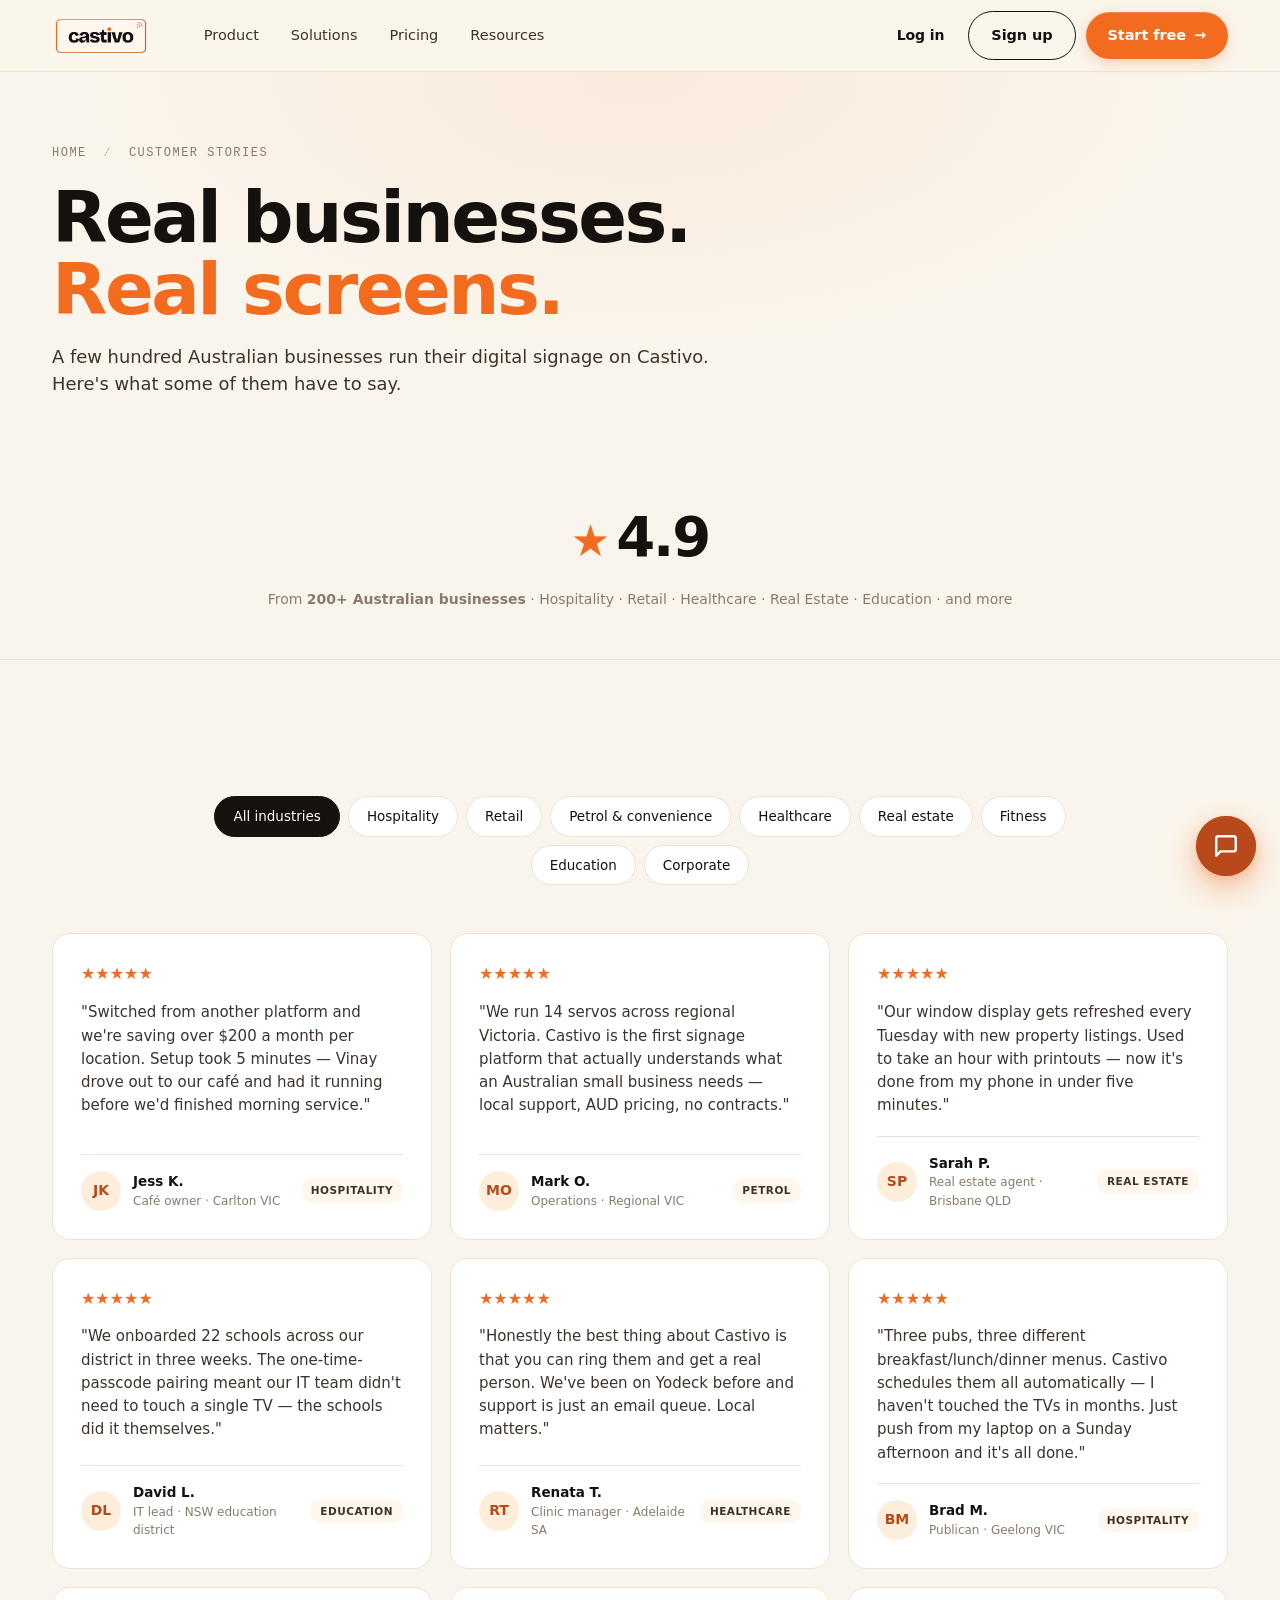
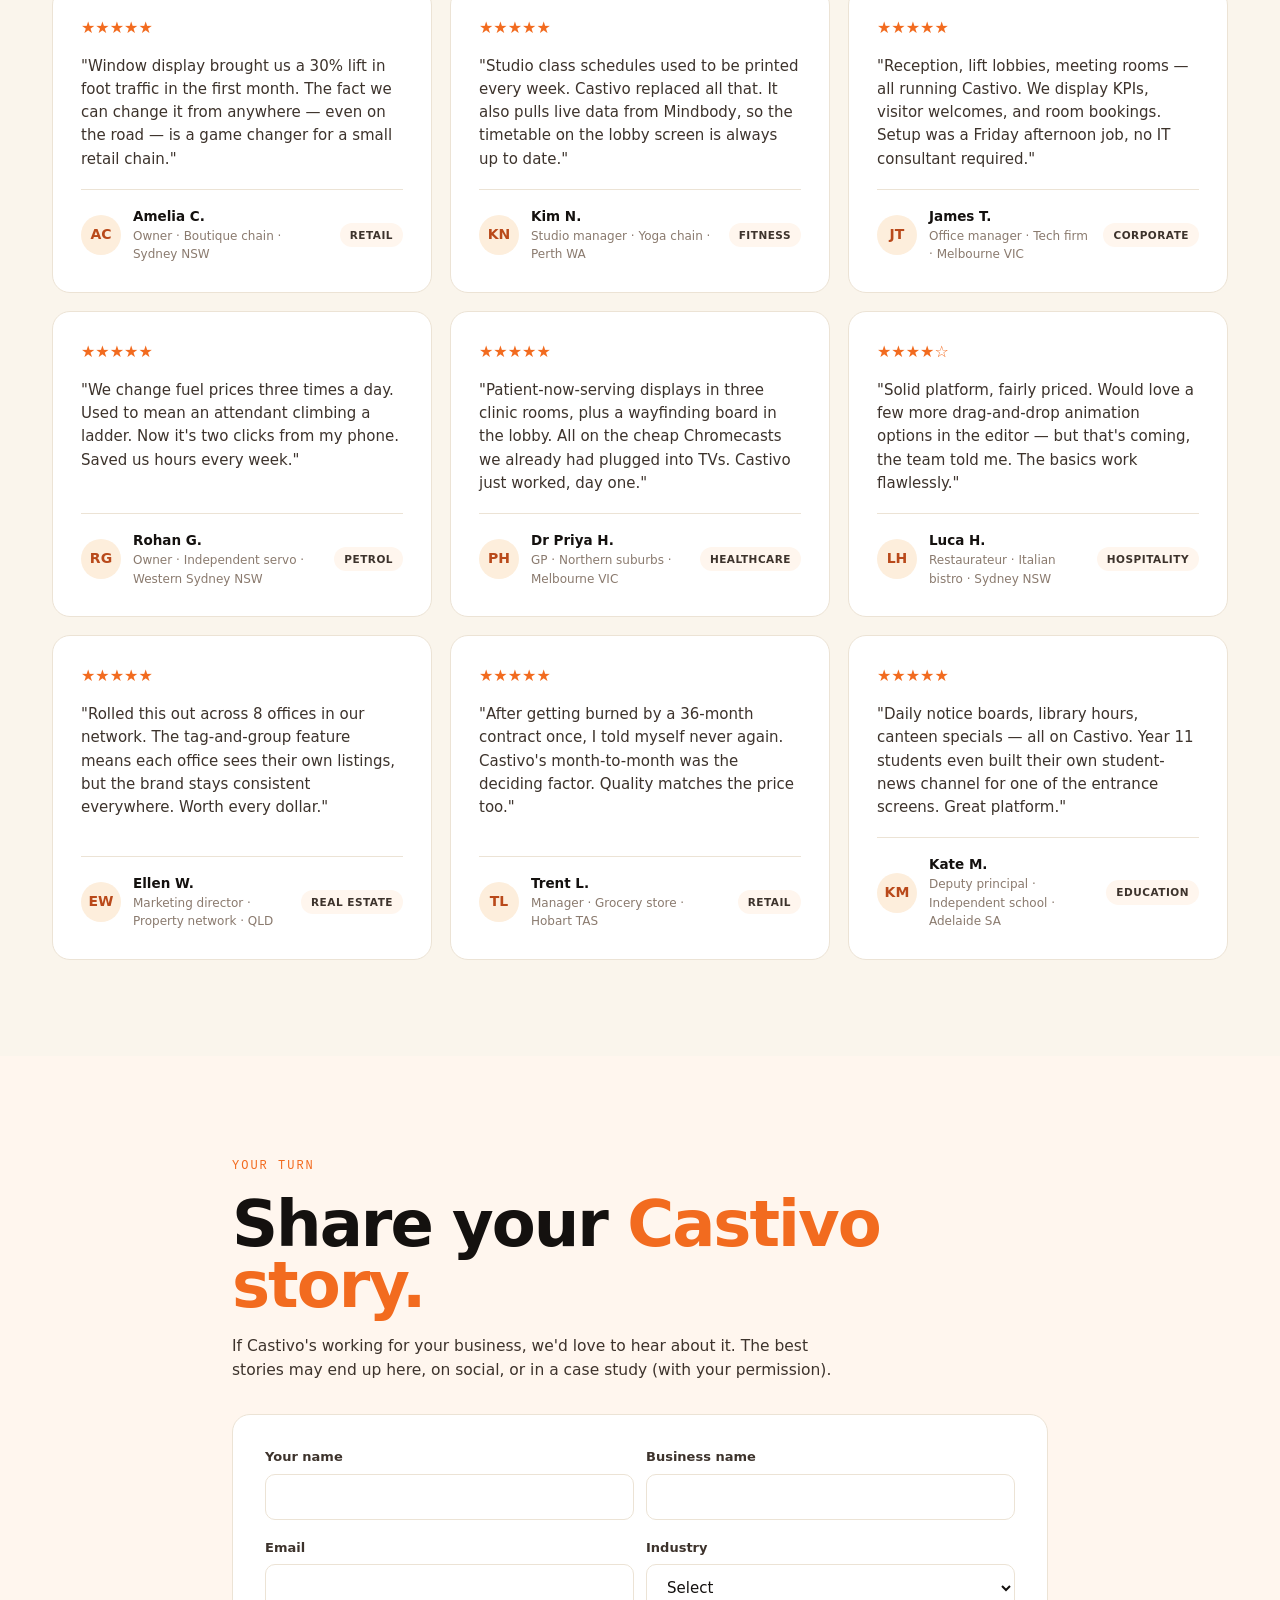
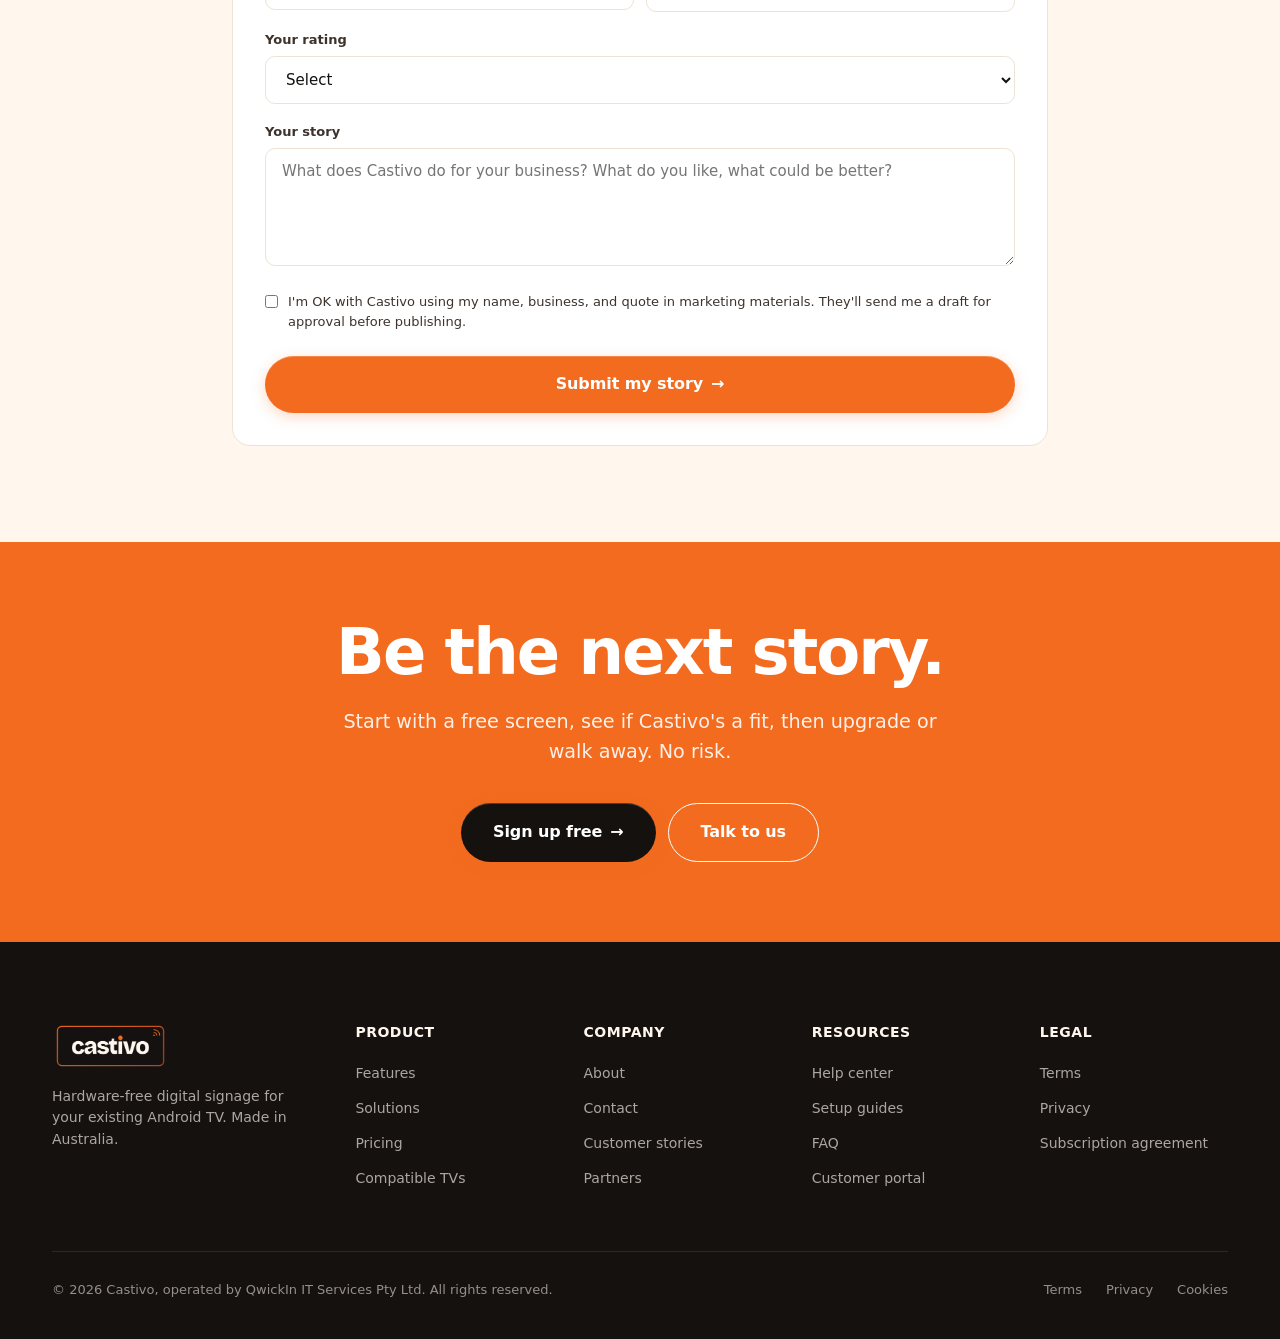
<file: testimonials.html>
<!DOCTYPE html>
<html lang="en">
<head>
<meta charset="UTF-8">
<meta name="viewport" content="width=device-width, initial-scale=1.0">
<meta http-equiv="X-UA-Compatible" content="IE=edge">
<meta name="referrer" content="strict-origin-when-cross-origin">
<meta name="format-detection" content="telephone=no">
<!-- CSP: defence-in-depth. Real CSP should be served as an HTTP header
     via your host (see _headers / netlify.toml in repo root). -->
<meta http-equiv="Content-Security-Policy" content="default-src 'self'; img-src 'self' data: https:; style-src 'self' 'unsafe-inline' https://fonts.googleapis.com https://api.fontshare.com; font-src 'self' https://fonts.gstatic.com https://api.fontshare.com https://cdn.fontshare.com; script-src 'self' 'unsafe-inline'; connect-src 'self'; base-uri 'self'; form-action 'self';">


<title>Customer stories — Castivo</title>
<meta name="description" content="Real Australian businesses using Castivo. Cafés, retail, healthcare, real estate, fitness, education, and more.">
<meta name="author" content="Castivo / QwickIn IT Services Pty Ltd">
<meta name="robots" content="index, follow">
<link rel="canonical" href="https://castivo.com.au/testimonials.html">

<meta property="og:type" content="website">
<meta property="og:url" content="https://castivo.com.au/testimonials.html">
<meta property="og:title" content="Castivo — Real stories from real businesses">
<meta property="og:description" content="4.9★ from 200+ Australian businesses.">
<meta property="og:image" content="https://castivo.com.au/assets/og-image.png">
<meta property="og:locale" content="en_AU">
<meta property="og:site_name" content="Castivo">

<meta name="twitter:card" content="summary_large_image">
<meta name="twitter:title" content="Castivo — Real stories from real businesses">
<meta name="twitter:description" content="4.9★ from 200+ Australian businesses.">

<meta name="theme-color" content="#F26B1F">

<link rel="icon" href="assets/favicon.ico" sizes="any">
<link rel="icon" type="image/png" sizes="32x32" href="assets/favicon-32.png">
<link rel="icon" type="image/png" sizes="16x16" href="assets/favicon-16.png">
<link rel="apple-touch-icon" sizes="180x180" href="assets/apple-touch-icon.png">
<link rel="manifest" href="site.webmanifest">

<link rel="preconnect" href="https://api.fontshare.com" crossorigin>
<link href="https://api.fontshare.com/v2/css?f[]=satoshi@900,700,500,400&display=swap" rel="stylesheet">
<link rel="preconnect" href="https://fonts.googleapis.com">
<link rel="preconnect" href="https://fonts.gstatic.com" crossorigin>
<link href="https://fonts.googleapis.com/css2?family=JetBrains+Mono:wght@400;500;600&display=swap" rel="stylesheet">
<link rel="stylesheet" href="css/castivo.css">

<!-- Google Analytics 4 — add your GA4 Measurement ID and uncomment to enable.
<script async src="https://www.googletagmanager.com/gtag/js?id=G-XXXXXXXXXX"></script>
<script>
  window.dataLayer = window.dataLayer || [];
  function gtag(){dataLayer.push(arguments);}
  gtag('js', new Date());
  gtag('config', 'G-XXXXXXXXXX', { 'anonymize_ip': true });
</script>
-->
</head>
<body>

<nav class="nav">
  <div class="nav-inner">
    <a href="index.html" class="nav-logo" aria-label="Castivo home">
      <img src="assets/castivo-primary-light.png" alt="Castivo">
    </a>
    <ul class="nav-links">
      <li><a href="products.html">Product</a></li>
      <li><a href="solutions.html">Solutions</a></li>
      <li><a href="pricing.html">Pricing</a></li>
      <li><a href="resources.html">Resources</a></li>
    </ul>
    <div class="nav-cta">
      <a href="login.html" class="btn btn-ghost" style="padding: 9px 14px; font-size: 14px;">Log in</a>
      <a href="signup.html" class="btn btn-secondary">Sign up</a>
      <a href="pricing.html#start" class="btn btn-primary">Start free <span class="arrow">→</span></a>
    </div>
    <button class="nav-mobile-toggle" aria-label="Open menu"><span></span></button>
  </div>
</nav>
<div class="nav-mobile">
  <a href="products.html">Product</a>
  <a href="solutions.html">Solutions</a>
  <a href="pricing.html">Pricing</a>
  <a href="resources.html">Resources</a>
  <a href="login.html">Log in</a>
  <a href="signup.html">Sign up</a>
  <div class="mobile-cta"><a href="pricing.html#start" class="btn btn-primary btn-large">Start free</a></div>
</div>

<section class="page-head">
  <div class="container">
    <div class="breadcrumb">Home <span class="sep">/</span> Customer stories</div>
    <h1>Real businesses.<br><span class="accent">Real screens.</span></h1>
    <p class="lead">A few hundred Australian businesses run their digital signage on Castivo. Here's what some of them have to say.</p>
  </div>
</section>

<!-- Star summary -->
<section class="testimonials-summary">
  <div class="container">
    <div class="testimonials-stars">
      <span class="stars-icon">★</span>
      <span>4.9</span>
    </div>
    <div class="meta">From <strong>200+ Australian businesses</strong> · Hospitality · Retail · Healthcare · Real Estate · Education · and more</div>
  </div>
</section>

<!-- Filter + Grid -->
<section class="section">
  <div class="container">
    <div class="testimonial-filters">
      <button class="filter-chip is-active" data-filter="all">All industries</button>
      <button class="filter-chip" data-filter="hospitality">Hospitality</button>
      <button class="filter-chip" data-filter="retail">Retail</button>
      <button class="filter-chip" data-filter="petrol">Petrol &amp; convenience</button>
      <button class="filter-chip" data-filter="healthcare">Healthcare</button>
      <button class="filter-chip" data-filter="realestate">Real estate</button>
      <button class="filter-chip" data-filter="fitness">Fitness</button>
      <button class="filter-chip" data-filter="education">Education</button>
      <button class="filter-chip" data-filter="corporate">Corporate</button>
    </div>

    <div class="testimonial-grid">

      <article class="testi-card" data-industry="hospitality">
        <div class="stars">★★★★★</div>
        <div class="testi-quote">"Switched from another platform and we're saving over $200 a month per location. Setup took 5 minutes — Vinay drove out to our café and had it running before we'd finished morning service."</div>
        <div class="testi-author">
          <div class="testi-avatar">JK</div>
          <div class="testi-author-info">
            <div class="testi-name">Jess K.</div>
            <div class="testi-role">Café owner · Carlton VIC</div>
          </div>
          <span class="testi-tag">Hospitality</span>
        </div>
      </article>

      <article class="testi-card" data-industry="petrol">
        <div class="stars">★★★★★</div>
        <div class="testi-quote">"We run 14 servos across regional Victoria. Castivo is the first signage platform that actually understands what an Australian small business needs — local support, AUD pricing, no contracts."</div>
        <div class="testi-author">
          <div class="testi-avatar">MO</div>
          <div class="testi-author-info">
            <div class="testi-name">Mark O.</div>
            <div class="testi-role">Operations · Regional VIC</div>
          </div>
          <span class="testi-tag">Petrol</span>
        </div>
      </article>

      <article class="testi-card" data-industry="realestate">
        <div class="stars">★★★★★</div>
        <div class="testi-quote">"Our window display gets refreshed every Tuesday with new property listings. Used to take an hour with printouts — now it's done from my phone in under five minutes."</div>
        <div class="testi-author">
          <div class="testi-avatar">SP</div>
          <div class="testi-author-info">
            <div class="testi-name">Sarah P.</div>
            <div class="testi-role">Real estate agent · Brisbane QLD</div>
          </div>
          <span class="testi-tag">Real estate</span>
        </div>
      </article>

      <article class="testi-card" data-industry="education">
        <div class="stars">★★★★★</div>
        <div class="testi-quote">"We onboarded 22 schools across our district in three weeks. The one-time-passcode pairing meant our IT team didn't need to touch a single TV — the schools did it themselves."</div>
        <div class="testi-author">
          <div class="testi-avatar">DL</div>
          <div class="testi-author-info">
            <div class="testi-name">David L.</div>
            <div class="testi-role">IT lead · NSW education district</div>
          </div>
          <span class="testi-tag">Education</span>
        </div>
      </article>

      <article class="testi-card" data-industry="healthcare">
        <div class="stars">★★★★★</div>
        <div class="testi-quote">"Honestly the best thing about Castivo is that you can ring them and get a real person. We've been on Yodeck before and support is just an email queue. Local matters."</div>
        <div class="testi-author">
          <div class="testi-avatar">RT</div>
          <div class="testi-author-info">
            <div class="testi-name">Renata T.</div>
            <div class="testi-role">Clinic manager · Adelaide SA</div>
          </div>
          <span class="testi-tag">Healthcare</span>
        </div>
      </article>

      <article class="testi-card" data-industry="hospitality">
        <div class="stars">★★★★★</div>
        <div class="testi-quote">"Three pubs, three different breakfast/lunch/dinner menus. Castivo schedules them all automatically — I haven't touched the TVs in months. Just push from my laptop on a Sunday afternoon and it's all done."</div>
        <div class="testi-author">
          <div class="testi-avatar">BM</div>
          <div class="testi-author-info">
            <div class="testi-name">Brad M.</div>
            <div class="testi-role">Publican · Geelong VIC</div>
          </div>
          <span class="testi-tag">Hospitality</span>
        </div>
      </article>

      <article class="testi-card" data-industry="retail">
        <div class="stars">★★★★★</div>
        <div class="testi-quote">"Window display brought us a 30% lift in foot traffic in the first month. The fact we can change it from anywhere — even on the road — is a game changer for a small retail chain."</div>
        <div class="testi-author">
          <div class="testi-avatar">AC</div>
          <div class="testi-author-info">
            <div class="testi-name">Amelia C.</div>
            <div class="testi-role">Owner · Boutique chain · Sydney NSW</div>
          </div>
          <span class="testi-tag">Retail</span>
        </div>
      </article>

      <article class="testi-card" data-industry="fitness">
        <div class="stars">★★★★★</div>
        <div class="testi-quote">"Studio class schedules used to be printed every week. Castivo replaced all that. It also pulls live data from Mindbody, so the timetable on the lobby screen is always up to date."</div>
        <div class="testi-author">
          <div class="testi-avatar">KN</div>
          <div class="testi-author-info">
            <div class="testi-name">Kim N.</div>
            <div class="testi-role">Studio manager · Yoga chain · Perth WA</div>
          </div>
          <span class="testi-tag">Fitness</span>
        </div>
      </article>

      <article class="testi-card" data-industry="corporate">
        <div class="stars">★★★★★</div>
        <div class="testi-quote">"Reception, lift lobbies, meeting rooms — all running Castivo. We display KPIs, visitor welcomes, and room bookings. Setup was a Friday afternoon job, no IT consultant required."</div>
        <div class="testi-author">
          <div class="testi-avatar">JT</div>
          <div class="testi-author-info">
            <div class="testi-name">James T.</div>
            <div class="testi-role">Office manager · Tech firm · Melbourne VIC</div>
          </div>
          <span class="testi-tag">Corporate</span>
        </div>
      </article>

      <article class="testi-card" data-industry="petrol">
        <div class="stars">★★★★★</div>
        <div class="testi-quote">"We change fuel prices three times a day. Used to mean an attendant climbing a ladder. Now it's two clicks from my phone. Saved us hours every week."</div>
        <div class="testi-author">
          <div class="testi-avatar">RG</div>
          <div class="testi-author-info">
            <div class="testi-name">Rohan G.</div>
            <div class="testi-role">Owner · Independent servo · Western Sydney NSW</div>
          </div>
          <span class="testi-tag">Petrol</span>
        </div>
      </article>

      <article class="testi-card" data-industry="healthcare">
        <div class="stars">★★★★★</div>
        <div class="testi-quote">"Patient-now-serving displays in three clinic rooms, plus a wayfinding board in the lobby. All on the cheap Chromecasts we already had plugged into TVs. Castivo just worked, day one."</div>
        <div class="testi-author">
          <div class="testi-avatar">PH</div>
          <div class="testi-author-info">
            <div class="testi-name">Dr Priya H.</div>
            <div class="testi-role">GP · Northern suburbs · Melbourne VIC</div>
          </div>
          <span class="testi-tag">Healthcare</span>
        </div>
      </article>

      <article class="testi-card" data-industry="hospitality">
        <div class="stars">★★★★☆</div>
        <div class="testi-quote">"Solid platform, fairly priced. Would love a few more drag-and-drop animation options in the editor — but that's coming, the team told me. The basics work flawlessly."</div>
        <div class="testi-author">
          <div class="testi-avatar">LH</div>
          <div class="testi-author-info">
            <div class="testi-name">Luca H.</div>
            <div class="testi-role">Restaurateur · Italian bistro · Sydney NSW</div>
          </div>
          <span class="testi-tag">Hospitality</span>
        </div>
      </article>

      <article class="testi-card" data-industry="realestate">
        <div class="stars">★★★★★</div>
        <div class="testi-quote">"Rolled this out across 8 offices in our network. The tag-and-group feature means each office sees their own listings, but the brand stays consistent everywhere. Worth every dollar."</div>
        <div class="testi-author">
          <div class="testi-avatar">EW</div>
          <div class="testi-author-info">
            <div class="testi-name">Ellen W.</div>
            <div class="testi-role">Marketing director · Property network · QLD</div>
          </div>
          <span class="testi-tag">Real estate</span>
        </div>
      </article>

      <article class="testi-card" data-industry="retail">
        <div class="stars">★★★★★</div>
        <div class="testi-quote">"After getting burned by a 36-month contract once, I told myself never again. Castivo's month-to-month was the deciding factor. Quality matches the price too."</div>
        <div class="testi-author">
          <div class="testi-avatar">TL</div>
          <div class="testi-author-info">
            <div class="testi-name">Trent L.</div>
            <div class="testi-role">Manager · Grocery store · Hobart TAS</div>
          </div>
          <span class="testi-tag">Retail</span>
        </div>
      </article>

      <article class="testi-card" data-industry="education">
        <div class="stars">★★★★★</div>
        <div class="testi-quote">"Daily notice boards, library hours, canteen specials — all on Castivo. Year 11 students even built their own student-news channel for one of the entrance screens. Great platform."</div>
        <div class="testi-author">
          <div class="testi-avatar">KM</div>
          <div class="testi-author-info">
            <div class="testi-name">Kate M.</div>
            <div class="testi-role">Deputy principal · Independent school · Adelaide SA</div>
          </div>
          <span class="testi-tag">Education</span>
        </div>
      </article>

    </div>
  </div>
</section>

<!-- Submit your story -->
<section class="section" style="background: var(--cream);" id="submit">
  <div class="container container-narrow">
    <div class="section-head" style="text-align: left; margin-bottom: 32px;">
      <div class="eyebrow">Your turn</div>
      <h2 class="h-display h2">Share your <span class="accent">Castivo story.</span></h2>
      <p style="color: var(--charcoal); font-size: 15.5px; margin-top: 12px; max-width: 600px;">If Castivo's working for your business, we'd love to hear about it. The best stories may end up here, on social, or in a case study (with your permission).</p>
    </div>

    <form class="submit-testimonial-form" style="background: white; border: 1px solid var(--line); border-radius: 18px; padding: 32px;">
      <div class="form-row-2">
        <div class="form-field">
          <label for="t-name">Your name</label>
          <input id="t-name" type="text" required>
        </div>
        <div class="form-field">
          <label for="t-business">Business name</label>
          <input id="t-business" type="text" required>
        </div>
      </div>

      <div class="form-row-2">
        <div class="form-field">
          <label for="t-email">Email</label>
          <input id="t-email" type="email" required>
        </div>
        <div class="form-field">
          <label for="t-industry">Industry</label>
          <select id="t-industry" required>
            <option value="">Select</option>
            <option>Hospitality</option>
            <option>Retail</option>
            <option>Petrol &amp; convenience</option>
            <option>Healthcare</option>
            <option>Real estate</option>
            <option>Fitness</option>
            <option>Education</option>
            <option>Corporate</option>
            <option>Other</option>
          </select>
        </div>
      </div>

      <div class="form-field">
        <label for="t-rating">Your rating</label>
        <select id="t-rating" required>
          <option value="">Select</option>
          <option value="5">★★★★★ — Loved it</option>
          <option value="4">★★★★ — Good experience</option>
          <option value="3">★★★ — Mixed</option>
          <option value="2">★★ — Some issues</option>
          <option value="1">★ — Did not work for us</option>
        </select>
      </div>

      <div class="form-field">
        <label for="t-quote">Your story</label>
        <textarea id="t-quote" rows="5" placeholder="What does Castivo do for your business? What do you like, what could be better?" required></textarea>
      </div>

      <label style="display: flex; align-items: flex-start; gap: 10px; font-size: 13px; color: var(--charcoal); margin: 12px 0 24px; cursor: pointer;">
        <input type="checkbox" required style="margin-top: 3px;">
        <span>I'm OK with Castivo using my name, business, and quote in marketing materials. They'll send me a draft for approval before publishing.</span>
      </label>

      <button type="submit" class="btn btn-primary btn-large" style="width: 100%;">Submit my story <span class="arrow">→</span></button>
    </form>
  </div>
</section>

<!-- CTA -->
<section class="cta-stripe">
  <div class="container">
    <h2 class="h-display h2">Be the next story.</h2>
    <p class="lead">Start with a free screen, see if Castivo's a fit, then upgrade or walk away. No risk.</p>
    <div style="display: flex; gap: 12px; justify-content: center; flex-wrap: wrap;">
      <a href="signup.html" class="btn btn-primary btn-large">Sign up free <span class="arrow">→</span></a>
      <a href="resources.html#contact" class="btn btn-secondary btn-large">Talk to us</a>
    </div>
  </div>
</section>

<!-- Footer -->
<footer class="footer">
  <div class="container">
    <div class="footer-grid">
      <div class="footer-brand">
        <img src="assets/castivo-primary-dark.png" alt="Castivo" loading="lazy" decoding="async">
        <p>Hardware-free digital signage for your existing Android TV. Made in Australia.</p>
      </div>
      <div class="footer-col"><h5>Product</h5><ul><li><a href="products.html">Features</a></li><li><a href="solutions.html">Solutions</a></li><li><a href="pricing.html">Pricing</a></li><li><a href="resources.html#devices">Compatible TVs</a></li></ul></div>
      <div class="footer-col"><h5>Company</h5><ul><li><a href="resources.html#about">About</a></li><li><a href="resources.html#contact">Contact</a></li><li><a href="testimonials.html">Customer stories</a></li><li><a href="resources.html#partners">Partners</a></li></ul></div>
      <div class="footer-col"><h5>Resources</h5><ul><li><a href="resources.html#help">Help center</a></li><li><a href="resources.html#guides">Setup guides</a></li><li><a href="resources.html#faq">FAQ</a></li><li><a href="login.html">Customer portal</a></li></ul></div>
      <div class="footer-col"><h5>Legal</h5><ul><li><a href="resources.html#terms">Terms</a></li><li><a href="resources.html#privacy">Privacy</a></li><li><a href="resources.html#agreement">Subscription agreement</a></li></ul></div>
    </div>
    <div class="footer-bottom">
      <span>© 2026 Castivo, operated by QwickIn IT Services Pty Ltd. All rights reserved.</span>
      <div class="legal"><a href="resources.html#terms">Terms</a><a href="resources.html#privacy">Privacy</a><a href="resources.html#cookies">Cookies</a></div>
    </div>
  </div>
</footer>

<!-- AI Assistant -->
<button class="ai-bubble" aria-label="Open chat with Cassie">
  <div class="ai-pulse"></div>
  <svg class="ai-bubble-icon" viewBox="0 0 24 24" fill="none" stroke="currentColor" stroke-width="2.2" stroke-linecap="round" stroke-linejoin="round"><path d="M21 15a2 2 0 0 1-2 2H7l-4 4V5a2 2 0 0 1 2-2h14a2 2 0 0 1 2 2z"/></svg>
  <svg class="ai-close-icon" viewBox="0 0 24 24" fill="none" stroke="currentColor" stroke-width="2.2" stroke-linecap="round" stroke-linejoin="round"><line x1="18" y1="6" x2="6" y2="18"/><line x1="6" y1="6" x2="18" y2="18"/></svg>
</button>
<div class="ai-panel" role="dialog" aria-label="Cassie AI assistant">
  <div class="ai-header">
    <div class="ai-avatar">C</div>
    <div class="ai-header-info">
      <div class="ai-name">Cassie</div>
      <div class="ai-status">Castivo's AI · Replies in seconds</div>
    </div>
  </div>
  <div class="ai-messages">
    <div class="ai-msg from-bot">G'day! I'm <b>Cassie</b>, the Castivo assistant. Ask me anything about pricing, supported TVs, setup, or book a demo.</div>
    <div class="ai-suggestions">
      <button class="ai-chip">How does pricing work?</button>
      <button class="ai-chip">What TVs are supported?</button>
      <button class="ai-chip">Book a demo</button>
      <button class="ai-chip">How do I set up?</button>
    </div>
  </div>
  <div class="ai-input">
    <input type="text" placeholder="Type your message..." aria-label="Message input">
    <button aria-label="Send message">
      <svg width="18" height="18" viewBox="0 0 24 24" fill="none" stroke="currentColor" stroke-width="2.4" stroke-linecap="round" stroke-linejoin="round"><line x1="22" y1="2" x2="11" y2="13"/><polygon points="22 2 15 22 11 13 2 9 22 2"/></svg>
    </button>
  </div>
</div>

<script src="js/castivo.js" defer></script>
</body>
</html>
</file>
<file: css/castivo.css>
/* =====================================================================
   CASTIVO — Shared stylesheet
   ===================================================================== */

:root {
  /* Brand */
  --tangerine:        #F26B1F;
  --tangerine-deep:   #B9491A;
  --tangerine-soft:   #FDEEDC;
  --ink:              #14110F;
  --charcoal:         #3D332C;
  --stone:            #8A7A6E;
  --cream:            #FFF6EE;
  --paper:            #FAF5EC;
  --line:             #ECE3D5;
  --line-dark:        #2A2420;
  --green:            #2F7D4F;
  --red:              #B23B2A;
  --warning:          #E89A2A;

  /* Brand mark accent (mapped to tangerine palette) */
  --indigo:           #F26B1F;
  --violet:           #B9491A;
  --cyan:             #FDEEDC;

  /* Type — Satoshi from Fontshare for distinctive editorial-modern feel */
  --font-display: 'Satoshi', 'Inter Tight', -apple-system, system-ui, sans-serif;
  --font-body:    'Satoshi', 'Inter Tight', -apple-system, system-ui, sans-serif;
  --font-mono:    'JetBrains Mono', 'SF Mono', Consolas, monospace;

  /* Layout */
  --max-w: 1240px;
  --pad-x: clamp(20px, 4vw, 32px);
  --nav-h: 72px;
}

/* RESET */
*, *::before, *::after { margin: 0; padding: 0; box-sizing: border-box; }
html { scroll-behavior: smooth; }
body {
  font-family: var(--font-body);
  background: var(--paper);
  color: var(--ink);
  line-height: 1.55;
  -webkit-font-smoothing: antialiased;
  -moz-osx-font-smoothing: grayscale;
  text-rendering: optimizeLegibility;
  overflow-x: hidden;
}
img { max-width: 100%; display: block; }
a { color: inherit; text-decoration: none; }
button { cursor: pointer; border: none; background: none; font: inherit; color: inherit; }

/* =====================================================================
   NAVIGATION
   ===================================================================== */
.nav {
  position: sticky; top: 0; z-index: 100;
  height: var(--nav-h);
  background: rgba(250, 245, 236, 0.85);
  backdrop-filter: blur(20px);
  -webkit-backdrop-filter: blur(20px);
  border-bottom: 1px solid var(--line);
}
.nav-inner {
  max-width: var(--max-w);
  height: 100%;
  margin: 0 auto;
  padding: 0 var(--pad-x);
  display: flex;
  align-items: center;
  gap: 40px;
}
.nav-logo {
  display: flex;
  align-items: center;
  gap: 8px;
  flex-shrink: 0;
}
.nav-logo img { height: 40px; width: auto; display: block; }
.nav-links {
  display: flex;
  gap: 4px;
  flex: 1;
  list-style: none;
}
.nav-links a {
  display: block;
  padding: 8px 14px;
  font-size: 14.5px;
  font-weight: 500;
  color: var(--charcoal);
  border-radius: 8px;
  transition: background 0.15s, color 0.15s;
}
.nav-links a:hover { background: var(--tangerine-soft); color: var(--ink); }
.nav-links a.active { color: var(--tangerine); }
.nav-cta {
  display: flex;
  gap: 10px;
  align-items: center;
  flex-shrink: 0;
}
.nav-mobile-toggle {
  display: none;
  width: 40px; height: 40px;
  align-items: center; justify-content: center;
  border-radius: 8px;
}
.nav-mobile-toggle span {
  width: 20px; height: 2px;
  background: var(--ink);
  position: relative;
}
.nav-mobile-toggle span::before,
.nav-mobile-toggle span::after {
  content: ''; position: absolute; left: 0;
  width: 20px; height: 2px; background: var(--ink);
}
.nav-mobile-toggle span::before { top: -6px; }
.nav-mobile-toggle span::after  { top:  6px; }

@media (max-width: 920px) {
  .nav-links, .nav-cta .btn-secondary { display: none; }
  .nav-mobile-toggle { display: flex; }
  .nav-cta .btn-primary { padding: 9px 16px; font-size: 13.5px; }
}

.nav-mobile {
  display: none;
  position: fixed; inset: var(--nav-h) 0 0 0;
  background: var(--paper);
  z-index: 99;
  padding: 32px var(--pad-x);
  flex-direction: column;
  gap: 6px;
}
.nav-mobile.is-open { display: flex; }
.nav-mobile a {
  font-family: var(--font-display);
  font-weight: 700;
  font-size: 32px;
  letter-spacing: -1px;
  padding: 14px 0;
  border-bottom: 1px solid var(--line);
}
.nav-mobile a:hover { color: var(--tangerine); }
.nav-mobile .mobile-cta {
  margin-top: 24px;
  display: flex; gap: 10px;
}

/* =====================================================================
   BUTTONS
   ===================================================================== */
.btn {
  display: inline-flex;
  align-items: center;
  justify-content: center;
  gap: 8px;
  padding: 12px 22px;
  border-radius: 999px;
  font-family: var(--font-body);
  font-size: 14.5px;
  font-weight: 600;
  letter-spacing: -0.1px;
  transition: transform 0.12s, background 0.15s, color 0.15s, box-shadow 0.15s;
  white-space: nowrap;
}
.btn:active { transform: translateY(1px); }
.btn-primary {
  background: var(--tangerine);
  color: white;
  box-shadow: 0 1px 0 rgba(255,255,255,0.2) inset, 0 4px 14px rgba(242, 107, 31, 0.25);
}
.btn-primary:hover {
  background: var(--tangerine-deep);
  box-shadow: 0 6px 22px rgba(242, 107, 31, 0.35);
}
.btn-secondary {
  background: transparent;
  color: var(--ink);
  border: 1px solid var(--ink);
}
.btn-secondary:hover { background: var(--ink); color: white; }
.btn-ghost {
  background: transparent;
  color: var(--ink);
  padding: 12px 16px;
}
.btn-ghost:hover { background: var(--tangerine-soft); }
.btn-large {
  padding: 16px 32px;
  font-size: 16px;
}
.btn .arrow {
  transition: transform 0.18s;
  display: inline-block;
}
.btn:hover .arrow { transform: translateX(3px); }

/* =====================================================================
   CONTAINERS
   ===================================================================== */
.container {
  max-width: var(--max-w);
  margin: 0 auto;
  padding: 0 var(--pad-x);
}
.container-narrow {
  max-width: 880px;
  margin: 0 auto;
  padding: 0 var(--pad-x);
}

/* Section spacing */
.section { padding: 96px 0; }
.section-tight { padding: 64px 0; }
.section-loose { padding: 128px 0; }

/* Eyebrows + headings */
.eyebrow {
  display: inline-block;
  font-family: var(--font-mono);
  font-size: 12px;
  font-weight: 500;
  letter-spacing: 2px;
  text-transform: uppercase;
  color: var(--tangerine);
  margin-bottom: 18px;
}
.eyebrow-stone { color: var(--stone); }

.h-display {
  font-family: var(--font-display);
  font-weight: 800;
  letter-spacing: -3px;
  line-height: 0.96;
}
.h1 { font-size: clamp(48px, 7vw, 96px); }
.h2 { font-size: clamp(36px, 5vw, 64px); letter-spacing: -2px; }
.h3 { font-size: clamp(24px, 3vw, 36px); letter-spacing: -1px; line-height: 1.05; }
.h4 { font-size: clamp(18px, 2vw, 22px); letter-spacing: -0.5px; line-height: 1.2; font-weight: 700; }

.lead {
  font-size: clamp(18px, 1.5vw, 21px);
  color: var(--charcoal);
  line-height: 1.55;
  max-width: 640px;
}

.accent { color: var(--tangerine); }

/* =====================================================================
   HERO (HOME)
   ===================================================================== */
.hero {
  position: relative;
  padding: 60px 0 100px;
  overflow: hidden;
}
.hero::before {
  content: '';
  position: absolute;
  inset: 0;
  background:
    radial-gradient(ellipse 600px 400px at 85% 20%, rgba(242, 107, 31, 0.12) 0%, transparent 70%),
    radial-gradient(ellipse 500px 350px at 10% 80%, rgba(242, 107, 31, 0.08) 0%, transparent 70%);
  pointer-events: none;
  z-index: 0;
}
.hero-grid {
  position: relative;
  z-index: 1;
  display: grid;
  grid-template-columns: 1.1fr 1fr;
  gap: 60px;
  align-items: center;
}
.hero-eyebrow-wrap {
  display: inline-flex;
  align-items: center;
  gap: 10px;
  background: var(--tangerine-soft);
  padding: 6px 14px 6px 8px;
  border-radius: 999px;
  margin-bottom: 28px;
}
.hero-eyebrow-wrap .pill {
  font-family: var(--font-mono);
  font-size: 10px;
  font-weight: 600;
  letter-spacing: 1.5px;
  background: var(--tangerine);
  color: white;
  padding: 3px 8px;
  border-radius: 999px;
  text-transform: uppercase;
}
.hero-eyebrow-wrap .label {
  font-size: 13px;
  color: var(--tangerine-deep);
  font-weight: 600;
}
.hero-headline {
  font-family: var(--font-display);
  font-weight: 800;
  font-size: clamp(48px, 7vw, 88px);
  letter-spacing: -3.5px;
  line-height: 0.96;
  margin-bottom: 28px;
}
.hero-headline .highlight {
  color: var(--tangerine);
}
.hero-sub {
  font-size: clamp(17px, 1.4vw, 20px);
  color: var(--charcoal);
  margin-bottom: 36px;
  max-width: 540px;
}
.hero-cta {
  display: flex;
  gap: 12px;
  margin-bottom: 36px;
  flex-wrap: wrap;
}
.hero-trust {
  display: flex;
  gap: 24px;
  align-items: center;
  font-size: 13px;
  color: var(--stone);
  flex-wrap: wrap;
}
.hero-trust .check {
  color: var(--green);
  margin-right: 6px;
  font-weight: 700;
}

/* TV mockup */
.tv-mockup {
  position: relative;
  perspective: 1200px;
}
.tv-frame {
  background: var(--ink);
  border-radius: 14px;
  padding: 12px 12px 32px;
  box-shadow:
    0 30px 60px rgba(20, 17, 15, 0.18),
    0 8px 20px rgba(20, 17, 15, 0.08);
  transform: rotate(-1deg);
  position: relative;
}
.tv-frame::after {
  content: '';
  position: absolute;
  bottom: 8px;
  left: 50%;
  transform: translateX(-50%);
  width: 50px;
  height: 4px;
  background: var(--charcoal);
  border-radius: 2px;
}
.tv-screen {
  background: linear-gradient(135deg, var(--tangerine) 0%, var(--tangerine-deep) 100%);
  border-radius: 6px;
  aspect-ratio: 16 / 9;
  position: relative;
  overflow: hidden;
}
.tv-screen-content {
  position: absolute;
  inset: 0;
  padding: 8% 8%;
  display: flex;
  flex-direction: column;
  justify-content: space-between;
  color: var(--cream);
}
.tv-screen-eyebrow {
  font-family: var(--font-mono);
  font-size: clamp(9px, 0.9vw, 12px);
  letter-spacing: 2px;
  text-transform: uppercase;
  opacity: 0.85;
}
.tv-screen-title {
  font-family: var(--font-display);
  font-weight: 800;
  font-size: clamp(28px, 3.5vw, 56px);
  letter-spacing: -2px;
  line-height: 1;
}
.tv-screen-bottom {
  display: flex;
  justify-content: space-between;
  align-items: end;
  font-size: clamp(12px, 1.2vw, 16px);
}
.tv-screen-price {
  font-family: var(--font-display);
  font-weight: 800;
  font-size: clamp(24px, 2.8vw, 38px);
  background: white;
  color: var(--tangerine);
  padding: 4px 12px;
  border-radius: 6px;
}
.tv-stand {
  width: 24%;
  height: 16px;
  background: var(--charcoal);
  margin: -2px auto 0;
  clip-path: polygon(15% 0, 85% 0, 100% 100%, 0 100%);
}
.tv-base {
  width: 40%;
  height: 6px;
  background: var(--charcoal);
  margin: 0 auto;
  border-radius: 3px;
}
.tv-pulse {
  position: absolute;
  top: 18px; right: 18px;
  width: 10px; height: 10px;
  background: #4ADE80;
  border-radius: 50%;
  box-shadow: 0 0 0 4px rgba(74, 222, 128, 0.25);
  animation: pulse 2s infinite;
}
@keyframes pulse {
  0%, 100% { box-shadow: 0 0 0 4px rgba(74, 222, 128, 0.25); }
  50% { box-shadow: 0 0 0 10px rgba(74, 222, 128, 0); }
}

/* Floating hint cards near TV */
.hint-card {
  position: absolute;
  background: white;
  border: 1px solid var(--line);
  border-radius: 12px;
  padding: 12px 16px;
  font-size: 13px;
  box-shadow: 0 12px 30px rgba(20, 17, 15, 0.1);
  display: flex;
  align-items: center;
  gap: 10px;
}
.hint-card .dot {
  width: 8px; height: 8px;
  border-radius: 50%;
  background: var(--green);
  box-shadow: 0 0 0 3px rgba(47, 125, 79, 0.18);
}
.hint-card.top { top: 18%; right: 8px; transform: rotate(2deg); white-space: nowrap; z-index: 3; }
.hint-card.bottom { bottom: 14%; left: 8px; transform: rotate(-2deg); white-space: nowrap; z-index: 3; }
.hint-card .label {
  font-weight: 600;
  color: var(--ink);
}
.hint-card .meta {
  font-family: var(--font-mono);
  font-size: 10px;
  color: var(--stone);
  letter-spacing: 1px;
  text-transform: uppercase;
  display: block;
  margin-top: 2px;
}

@media (max-width: 920px) {
  .hero-grid { grid-template-columns: 1fr; gap: 50px; }
  .hint-card.top, .hint-card.bottom { display: none; }
}

/* =====================================================================
   LOGO STRIP
   ===================================================================== */
.logo-strip {
  background: var(--cream);
  border-top: 1px solid var(--line);
  border-bottom: 1px solid var(--line);
  padding: 36px 0;
}
.logo-strip-inner {
  display: flex;
  align-items: center;
  gap: 48px;
  flex-wrap: wrap;
  justify-content: center;
}
.logo-strip .label {
  font-family: var(--font-mono);
  font-size: 12px;
  letter-spacing: 1.5px;
  text-transform: uppercase;
  color: var(--stone);
}
.logo-strip .companies {
  display: flex;
  gap: 36px;
  align-items: center;
  flex-wrap: wrap;
  justify-content: center;
}
.logo-strip .companies span {
  font-family: var(--font-display);
  font-weight: 800;
  font-size: 22px;
  color: var(--charcoal);
  opacity: 0.5;
  letter-spacing: -0.5px;
}

/* =====================================================================
   STEPS — How it works
   ===================================================================== */
.section-head {
  text-align: center;
  margin-bottom: 64px;
}
.section-head .eyebrow { color: var(--tangerine); }
.section-head h2 { margin-bottom: 18px; }
.section-head .lead { margin: 0 auto; }

.steps-grid {
  display: grid;
  grid-template-columns: repeat(4, 1fr);
  gap: 18px;
  position: relative;
}
.step-card {
  background: white;
  border: 1px solid var(--line);
  border-radius: 18px;
  padding: 32px 28px;
  position: relative;
  transition: transform 0.2s, box-shadow 0.2s;
}
.step-card:hover {
  transform: translateY(-4px);
  box-shadow: 0 16px 40px rgba(20, 17, 15, 0.06);
  border-color: var(--tangerine);
}
.step-card .step-num {
  font-family: var(--font-mono);
  font-size: 11px;
  font-weight: 600;
  letter-spacing: 2px;
  color: var(--tangerine);
  margin-bottom: 16px;
}
.step-card .step-icon {
  width: 48px; height: 48px;
  background: var(--tangerine-soft);
  color: var(--tangerine);
  border-radius: 12px;
  display: flex;
  align-items: center;
  justify-content: center;
  margin-bottom: 20px;
}
.step-card h4 {
  font-family: var(--font-display);
  font-weight: 700;
  font-size: 22px;
  letter-spacing: -0.5px;
  margin-bottom: 10px;
}
.step-card p {
  font-size: 14.5px;
  color: var(--charcoal);
  line-height: 1.6;
}

@media (max-width: 920px) {
  .steps-grid { grid-template-columns: repeat(2, 1fr); }
}
@media (max-width: 540px) {
  .steps-grid { grid-template-columns: 1fr; }
}

/* =====================================================================
   FEATURE GRID
   ===================================================================== */
.feature-grid {
  display: grid;
  grid-template-columns: repeat(3, 1fr);
  gap: 18px;
}
.feature-card {
  background: white;
  border: 1px solid var(--line);
  border-radius: 18px;
  padding: 32px;
  display: flex;
  flex-direction: column;
  gap: 12px;
  transition: border-color 0.2s, transform 0.2s;
}
.feature-card:hover {
  border-color: var(--tangerine);
  transform: translateY(-2px);
}
.feature-card .feat-icon {
  width: 44px; height: 44px;
  background: var(--ink);
  color: var(--tangerine);
  border-radius: 10px;
  display: flex;
  align-items: center;
  justify-content: center;
  margin-bottom: 12px;
}
.feature-card h4 {
  font-family: var(--font-display);
  font-weight: 700;
  font-size: 19px;
  letter-spacing: -0.5px;
}
.feature-card p {
  font-size: 14px;
  color: var(--charcoal);
  line-height: 1.55;
}
@media (max-width: 920px) { .feature-grid { grid-template-columns: 1fr 1fr; } }
@media (max-width: 600px) { .feature-grid { grid-template-columns: 1fr; } }

/* =====================================================================
   CAROUSEL
   ===================================================================== */
.carousel {
  position: relative;
}
.carousel-track-wrap {
  overflow: hidden;
  margin: 0 -16px;
  padding: 16px;
}
.carousel-track {
  display: flex;
  gap: 18px;
  transition: transform 0.45s cubic-bezier(0.32, 0.72, 0.3, 1);
}
.carousel-card {
  flex: 0 0 calc((100% - 36px) / 3);
  background: white;
  border: 1px solid var(--line);
  border-radius: 18px;
  overflow: hidden;
  transition: border-color 0.2s, transform 0.2s;
  display: flex;
  flex-direction: column;
}
.carousel-card:hover {
  border-color: var(--tangerine);
  transform: translateY(-2px);
}
.carousel-card-visual {
  aspect-ratio: 4 / 3;
  background: var(--tangerine-soft);
  position: relative;
  overflow: hidden;
}
.carousel-card-visual svg {
  position: absolute;
  inset: 0;
  width: 100%; height: 100%;
}
.carousel-card-body {
  padding: 24px 26px 28px;
  flex: 1;
  display: flex;
  flex-direction: column;
}
.carousel-card-body .tag {
  font-family: var(--font-mono);
  font-size: 11px;
  letter-spacing: 1.5px;
  text-transform: uppercase;
  color: var(--tangerine);
  margin-bottom: 8px;
  font-weight: 600;
}
.carousel-card-body h4 {
  font-family: var(--font-display);
  font-weight: 700;
  font-size: 22px;
  letter-spacing: -0.5px;
  margin-bottom: 10px;
}
.carousel-card-body p {
  font-size: 14px;
  color: var(--charcoal);
  line-height: 1.55;
  flex: 1;
}
.carousel-card-body .examples {
  font-size: 13px;
  color: var(--stone);
  margin-top: 14px;
  padding-top: 14px;
  border-top: 1px dashed var(--line);
}

.carousel-controls {
  display: flex;
  justify-content: space-between;
  align-items: center;
  margin-top: 32px;
}
.carousel-arrows {
  display: flex;
  gap: 8px;
}
.carousel-btn {
  width: 48px; height: 48px;
  border-radius: 999px;
  border: 1px solid var(--ink);
  display: flex;
  align-items: center;
  justify-content: center;
  transition: background 0.15s, color 0.15s, transform 0.12s;
  background: white;
}
.carousel-btn:hover:not(:disabled) {
  background: var(--ink);
  color: white;
}
.carousel-btn:disabled {
  opacity: 0.3;
  cursor: not-allowed;
}
.carousel-dots {
  display: flex;
  gap: 6px;
}
.carousel-dot {
  width: 8px; height: 8px;
  border-radius: 50%;
  background: var(--line);
  transition: background 0.2s, width 0.2s;
}
.carousel-dot.is-active {
  background: var(--tangerine);
  width: 24px;
  border-radius: 4px;
}

@media (max-width: 920px) {
  .carousel-card { flex: 0 0 calc((100% - 18px) / 2); }
}
@media (max-width: 600px) {
  .carousel-card { flex: 0 0 100%; }
}

/* =====================================================================
   THE WEDGE (price comparison)
   ===================================================================== */
.wedge-section {
  background: var(--ink);
  color: var(--cream);
  padding: 110px 0;
  position: relative;
  overflow: hidden;
}
.wedge-section::before {
  content: '';
  position: absolute;
  inset: 0;
  background:
    radial-gradient(ellipse 700px 500px at 80% 30%, rgba(242, 107, 31, 0.18) 0%, transparent 70%),
    radial-gradient(ellipse 500px 400px at 10% 80%, rgba(242, 107, 31, 0.08) 0%, transparent 70%);
  pointer-events: none;
}
.wedge-section .container { position: relative; z-index: 1; }
.wedge-section .section-head h2 { color: var(--cream); }
.wedge-section .section-head .lead { color: rgba(255, 246, 238, 0.75); }

.wedge-grid {
  display: grid;
  grid-template-columns: 1fr 1fr;
  gap: 24px;
  margin-top: 60px;
}
.wedge-card {
  border-radius: 22px;
  padding: 40px 44px;
}
.wedge-card.them {
  background: rgba(255, 246, 238, 0.04);
  border: 1px solid rgba(255, 246, 238, 0.1);
}
.wedge-card.us {
  background: var(--tangerine);
  color: white;
}
.wedge-card .label {
  font-family: var(--font-mono);
  font-size: 11px;
  letter-spacing: 1.5px;
  text-transform: uppercase;
  font-weight: 600;
  margin-bottom: 14px;
}
.wedge-card.them .label { color: var(--stone); }
.wedge-card.us .label { color: rgba(255, 255, 255, 0.85); }
.wedge-card .total {
  font-family: var(--font-display);
  font-weight: 800;
  font-size: clamp(40px, 5vw, 60px);
  letter-spacing: -2px;
  line-height: 1;
  margin-bottom: 6px;
}
.wedge-card .breakdown {
  font-family: var(--font-mono);
  font-size: 13px;
  opacity: 0.7;
  margin-bottom: 28px;
}
.wedge-card ul {
  list-style: none;
}
.wedge-card li {
  font-size: 14.5px;
  padding: 8px 0 8px 24px;
  position: relative;
  line-height: 1.5;
}
.wedge-card.them li::before {
  content: '✕';
  position: absolute; left: 0;
  color: #FF8B73;
  font-weight: 700;
}
.wedge-card.us li::before {
  content: '✓';
  position: absolute; left: 0;
  color: white;
  font-weight: 700;
}
@media (max-width: 920px) { .wedge-grid { grid-template-columns: 1fr; } }

/* =====================================================================
   PRICING TIERS
   ===================================================================== */
.pricing-toggle {
  display: inline-flex;
  background: white;
  border: 1px solid var(--line);
  border-radius: 999px;
  padding: 4px;
  margin: 0 auto 48px;
  gap: 4px;
}
.pricing-toggle button {
  padding: 9px 22px;
  border-radius: 999px;
  font-size: 14px;
  font-weight: 600;
  color: var(--charcoal);
  transition: background 0.18s, color 0.18s;
  display: flex;
  align-items: center;
  gap: 6px;
}
.pricing-toggle button.is-active {
  background: var(--ink);
  color: white;
}
.pricing-toggle .save-badge {
  font-family: var(--font-mono);
  font-size: 10px;
  background: var(--tangerine-soft);
  color: var(--tangerine-deep);
  padding: 2px 7px;
  border-radius: 999px;
  letter-spacing: 0.5px;
}
.pricing-toggle button.is-active .save-badge {
  background: var(--tangerine);
  color: white;
}

.pricing-grid {
  display: grid;
  grid-template-columns: repeat(4, 1fr);
  gap: 18px;
}
.tier-card {
  background: white;
  border: 1px solid var(--line);
  border-radius: 22px;
  padding: 36px 32px;
  display: flex;
  flex-direction: column;
  position: relative;
}
.tier-card.featured {
  border-color: var(--tangerine);
  border-width: 2px;
  background: linear-gradient(180deg, white 0%, var(--tangerine-soft) 100%);
}
.tier-card.featured .featured-badge {
  position: absolute;
  top: -12px;
  left: 50%;
  transform: translateX(-50%);
  background: var(--tangerine);
  color: white;
  padding: 5px 14px;
  border-radius: 999px;
  font-size: 11px;
  font-weight: 700;
  letter-spacing: 1px;
  text-transform: uppercase;
}
.tier-card .tier-name {
  font-family: var(--font-display);
  font-weight: 700;
  font-size: 20px;
  margin-bottom: 6px;
}
.tier-card .tier-tagline {
  font-size: 13.5px;
  color: var(--stone);
  margin-bottom: 24px;
  min-height: 42px;
}
.tier-price-row {
  margin-bottom: 28px;
  padding-bottom: 28px;
  border-bottom: 1px solid var(--line);
}
.tier-price-row .currency {
  font-family: var(--font-display);
  font-weight: 700;
  font-size: 20px;
  vertical-align: top;
  color: var(--ink);
}
.tier-price-row .amount {
  font-family: var(--font-display);
  font-weight: 800;
  font-size: 56px;
  letter-spacing: -3px;
  color: var(--ink);
}
.tier-price-row .period {
  display: block;
  font-size: 13px;
  color: var(--stone);
  margin-top: 6px;
}
.tier-features {
  list-style: none;
  flex: 1;
  margin-bottom: 28px;
}
.tier-features li {
  font-size: 14px;
  color: var(--charcoal);
  padding: 8px 0 8px 24px;
  position: relative;
  line-height: 1.5;
}
.tier-features li::before {
  content: '✓';
  position: absolute; left: 0;
  color: var(--tangerine);
  font-weight: 700;
}
.tier-features li.unavail {
  color: var(--stone); opacity: 0.5;
}
.tier-features li.unavail::before {
  content: '—'; color: var(--stone);
}
.tier-card .btn {
  width: 100%;
}
@media (max-width: 1080px) { .pricing-grid { grid-template-columns: repeat(2, 1fr); } }
@media (max-width: 540px) { .pricing-grid { grid-template-columns: 1fr; } }

/* =====================================================================
   FAQ
   ===================================================================== */
.faq {
  max-width: 820px;
  margin: 0 auto;
}
.faq-item {
  border-bottom: 1px solid var(--line);
  padding: 4px 0;
}
.faq-item summary {
  cursor: pointer;
  list-style: none;
  padding: 22px 0;
  font-family: var(--font-display);
  font-weight: 700;
  font-size: 19px;
  letter-spacing: -0.5px;
  display: flex;
  justify-content: space-between;
  align-items: center;
  gap: 24px;
}
.faq-item summary::-webkit-details-marker { display: none; }
.faq-item summary::after {
  content: '+';
  font-family: var(--font-display);
  font-weight: 600;
  font-size: 28px;
  color: var(--tangerine);
  transition: transform 0.2s;
  flex-shrink: 0;
}
.faq-item[open] summary::after { transform: rotate(45deg); }
.faq-item .faq-body {
  font-size: 15.5px;
  color: var(--charcoal);
  line-height: 1.65;
  padding: 0 0 24px;
  max-width: 700px;
}

/* =====================================================================
   CTA STRIPE
   ===================================================================== */
.cta-stripe {
  background: var(--tangerine);
  color: white;
  padding: 80px 0;
  text-align: center;
}
.cta-stripe h2 {
  color: white;
  margin-bottom: 24px;
}
.cta-stripe .lead {
  color: rgba(255,255,255,0.9);
  margin: 0 auto 36px;
}
.cta-stripe .btn-primary {
  background: var(--ink);
  color: white;
}
.cta-stripe .btn-primary:hover {
  background: var(--cream);
  color: var(--ink);
}
.cta-stripe .btn-secondary {
  background: transparent;
  color: white;
  border-color: white;
}
.cta-stripe .btn-secondary:hover {
  background: white;
  color: var(--tangerine);
}

/* =====================================================================
   FOOTER
   ===================================================================== */
.footer {
  background: var(--ink);
  color: var(--cream);
  padding: 80px 0 40px;
}
.footer-grid {
  display: grid;
  grid-template-columns: 1.4fr 1fr 1fr 1fr 1fr;
  gap: 40px;
  margin-bottom: 60px;
}
.footer-brand img { height: 48px; width: auto; margin-bottom: 16px; display: block; }
.footer-brand p {
  font-size: 14px;
  color: rgba(255, 246, 238, 0.65);
  max-width: 280px;
  line-height: 1.55;
  margin-bottom: 20px;
}
.footer-brand .socials {
  display: flex;
  gap: 10px;
}
.footer-brand .socials a {
  width: 36px; height: 36px;
  border-radius: 50%;
  border: 1px solid rgba(255, 246, 238, 0.15);
  display: flex;
  align-items: center;
  justify-content: center;
  transition: background 0.15s, border-color 0.15s;
}
.footer-brand .socials a:hover {
  background: var(--tangerine);
  border-color: var(--tangerine);
}
.footer-col h5 {
  font-family: var(--font-display);
  font-weight: 700;
  font-size: 14px;
  letter-spacing: 0.5px;
  text-transform: uppercase;
  color: var(--cream);
  margin-bottom: 18px;
}
.footer-col ul {
  list-style: none;
  display: flex;
  flex-direction: column;
  gap: 10px;
}
.footer-col a {
  font-size: 14px;
  color: rgba(255, 246, 238, 0.65);
  transition: color 0.15s;
}
.footer-col a:hover { color: var(--tangerine); }

.footer-bottom {
  display: flex;
  justify-content: space-between;
  align-items: center;
  padding-top: 28px;
  border-top: 1px solid rgba(255, 246, 238, 0.1);
  font-size: 13px;
  color: rgba(255, 246, 238, 0.55);
  flex-wrap: wrap;
  gap: 16px;
}
.footer-bottom .legal {
  display: flex;
  gap: 24px;
  flex-wrap: wrap;
}
.footer-bottom .legal a:hover { color: var(--cream); }

@media (max-width: 920px) {
  .footer-grid { grid-template-columns: 1fr 1fr; gap: 32px; }
  .footer-brand { grid-column: span 2; }
}

/* =====================================================================
   PAGE-SPECIFIC: PAGE HEAD (sub-pages)
   ===================================================================== */
.page-head {
  padding: 72px 0 48px;
  position: relative;
  overflow: hidden;
}
.page-head::before {
  content: '';
  position: absolute;
  inset: 0;
  background: radial-gradient(ellipse 800px 400px at 50% 0%, rgba(242, 107, 31, 0.08) 0%, transparent 70%);
}
.page-head .container { position: relative; }
.breadcrumb {
  font-family: var(--font-mono);
  font-size: 12px;
  letter-spacing: 1.5px;
  text-transform: uppercase;
  color: var(--stone);
  margin-bottom: 18px;
}
.breadcrumb .sep { margin: 0 8px; opacity: 0.5; }
.page-head h1 {
  font-family: var(--font-display);
  font-weight: 800;
  font-size: clamp(48px, 6vw, 72px);
  letter-spacing: -2.5px;
  line-height: 1;
  margin-bottom: 18px;
  max-width: 880px;
}
.page-head .lead { font-size: clamp(17px, 1.4vw, 20px); max-width: 700px; }

/* =====================================================================
   SOLUTIONS GRID (industry tiles)
   ===================================================================== */
.industry-grid {
  display: grid;
  grid-template-columns: repeat(3, 1fr);
  gap: 18px;
}
.industry-tile {
  background: white;
  border: 1px solid var(--line);
  border-radius: 18px;
  overflow: hidden;
  display: flex;
  flex-direction: column;
  transition: transform 0.2s, border-color 0.2s, box-shadow 0.2s;
  cursor: pointer;
}
.industry-tile:hover {
  transform: translateY(-4px);
  border-color: var(--tangerine);
  box-shadow: 0 16px 40px rgba(20, 17, 15, 0.06);
}
.industry-tile-visual {
  aspect-ratio: 4 / 3;
  position: relative;
  overflow: hidden;
}
.industry-tile-visual svg { position: absolute; inset: 0; width: 100%; height: 100%; }
.industry-tile-body { padding: 24px 28px 28px; }
.industry-tile-tag {
  font-family: var(--font-mono);
  font-size: 11px;
  letter-spacing: 1.5px;
  text-transform: uppercase;
  color: var(--tangerine);
  font-weight: 600;
  margin-bottom: 10px;
}
.industry-tile h4 {
  font-family: var(--font-display);
  font-weight: 700;
  font-size: 22px;
  letter-spacing: -0.5px;
  margin-bottom: 10px;
}
.industry-tile p {
  font-size: 14px;
  color: var(--charcoal);
  line-height: 1.55;
}
@media (max-width: 920px) { .industry-grid { grid-template-columns: 1fr 1fr; } }
@media (max-width: 600px) { .industry-grid { grid-template-columns: 1fr; } }

/* =====================================================================
   TESTIMONIALS
   ===================================================================== */
.testimonial-card {
  background: white;
  border: 1px solid var(--line);
  border-radius: 22px;
  padding: 40px;
  display: flex;
  flex-direction: column;
  height: 100%;
}
.testimonial-card .quote {
  font-family: var(--font-display);
  font-weight: 500;
  font-size: 22px;
  letter-spacing: -0.5px;
  line-height: 1.35;
  color: var(--ink);
  margin-bottom: 28px;
  flex: 1;
}
.testimonial-card .quote::before { content: '“'; color: var(--tangerine); }
.testimonial-card .quote::after { content: '”'; color: var(--tangerine); }
.testimonial-card .author {
  display: flex;
  align-items: center;
  gap: 14px;
}
.testimonial-card .avatar {
  width: 44px; height: 44px;
  border-radius: 50%;
  background: var(--tangerine-soft);
  color: var(--tangerine);
  display: flex;
  align-items: center;
  justify-content: center;
  font-family: var(--font-display);
  font-weight: 800;
  font-size: 16px;
}
.testimonial-card .author-info .name {
  font-weight: 600;
  font-size: 14.5px;
}
.testimonial-card .author-info .role {
  font-size: 13px;
  color: var(--stone);
}

/* =====================================================================
   PRODUCT FEATURE SHOWCASE
   ===================================================================== */
.showcase {
  display: grid;
  grid-template-columns: 1fr 1fr;
  gap: 64px;
  align-items: center;
  margin: 80px 0;
}
.showcase.reverse { direction: rtl; }
.showcase.reverse > * { direction: ltr; }
.showcase-text h3 { margin-bottom: 18px; }
.showcase-text p {
  font-size: 16.5px;
  color: var(--charcoal);
  line-height: 1.65;
  margin-bottom: 22px;
}
.showcase-text ul { list-style: none; }
.showcase-text ul li {
  padding: 8px 0 8px 28px;
  position: relative;
  font-size: 15px;
  color: var(--charcoal);
}
.showcase-text ul li::before {
  content: '';
  position: absolute;
  left: 0; top: 14px;
  width: 16px; height: 2px;
  background: var(--tangerine);
}
.showcase-visual {
  background: var(--cream);
  border: 1px solid var(--line);
  border-radius: 22px;
  aspect-ratio: 4 / 3;
  padding: 32px;
  position: relative;
  overflow: hidden;
}
@media (max-width: 920px) {
  .showcase, .showcase.reverse { grid-template-columns: 1fr; gap: 32px; }
  .showcase.reverse { direction: ltr; }
}

/* =====================================================================
   LOGIN FORM
   ===================================================================== */
.login-wrap {
  min-height: calc(100vh - var(--nav-h));
  display: grid;
  grid-template-columns: 1fr 1fr;
}
.login-aside {
  background: var(--ink);
  color: var(--cream);
  padding: 80px 60px;
  display: flex;
  flex-direction: column;
  justify-content: space-between;
  position: relative;
  overflow: hidden;
}
.login-aside::before {
  content: '';
  position: absolute;
  inset: 0;
  background:
    radial-gradient(ellipse 600px 400px at 80% 30%, rgba(242, 107, 31, 0.18) 0%, transparent 70%);
}
.login-aside > * { position: relative; z-index: 1; }
.login-aside .logo img { height: 36px; }
.login-aside h2 {
  font-family: var(--font-display);
  font-weight: 800;
  font-size: clamp(36px, 4vw, 56px);
  letter-spacing: -2px;
  line-height: 1;
  margin: 24px 0 18px;
  color: var(--cream);
}
.login-aside h2 .accent { color: var(--tangerine); }
.login-aside p {
  font-size: 16px;
  color: rgba(255, 246, 238, 0.7);
  max-width: 380px;
}
.login-aside .stats {
  display: grid;
  grid-template-columns: 1fr 1fr;
  gap: 28px;
}
.login-aside .stat .num {
  font-family: var(--font-display);
  font-weight: 800;
  font-size: 48px;
  letter-spacing: -2px;
  color: var(--tangerine);
  line-height: 1;
}
.login-aside .stat .label {
  font-size: 13px;
  color: rgba(255, 246, 238, 0.7);
  margin-top: 6px;
}
.login-form-wrap {
  padding: 80px 60px;
  display: flex;
  align-items: center;
  justify-content: center;
}
.login-form {
  width: 100%;
  max-width: 400px;
}
.login-form h3 {
  font-family: var(--font-display);
  font-weight: 700;
  font-size: 32px;
  letter-spacing: -1px;
  margin-bottom: 8px;
}
.login-form .login-sub {
  font-size: 14.5px;
  color: var(--stone);
  margin-bottom: 32px;
}
.form-field {
  margin-bottom: 18px;
}
.form-field label {
  display: block;
  font-size: 13px;
  font-weight: 600;
  margin-bottom: 6px;
  color: var(--charcoal);
}
.form-field input {
  width: 100%;
  font-family: var(--font-body);
  font-size: 15px;
  padding: 13px 16px;
  border: 1.5px solid var(--line);
  border-radius: 10px;
  background: white;
  color: var(--ink);
  transition: border-color 0.15s, box-shadow 0.15s;
}
.form-field input:focus {
  outline: none;
  border-color: var(--tangerine);
  box-shadow: 0 0 0 4px rgba(242, 107, 31, 0.12);
}
.form-row {
  display: flex;
  justify-content: space-between;
  align-items: center;
  margin: 8px 0 24px;
  font-size: 13.5px;
}
.form-row a {
  color: var(--tangerine);
  font-weight: 500;
}
.form-row label {
  display: flex;
  align-items: center;
  gap: 8px;
  color: var(--charcoal);
  cursor: pointer;
}
.form-row input[type=checkbox] {
  accent-color: var(--tangerine);
  width: 16px; height: 16px;
}
.login-form .btn { width: 100%; }
.login-form .divider {
  text-align: center;
  margin: 28px 0 20px;
  font-size: 12px;
  color: var(--stone);
  position: relative;
}
.login-form .divider::before, .login-form .divider::after {
  content: '';
  position: absolute;
  top: 50%; width: 38%;
  height: 1px; background: var(--line);
}
.login-form .divider::before { left: 0; }
.login-form .divider::after { right: 0; }
.login-form .signup-cta {
  font-size: 14px;
  text-align: center;
  margin-top: 28px;
  color: var(--charcoal);
}
.login-form .signup-cta a {
  color: var(--tangerine);
  font-weight: 600;
}
@media (max-width: 920px) {
  .login-wrap { grid-template-columns: 1fr; }
  .login-aside { padding: 48px 32px; }
  .login-form-wrap { padding: 48px 32px; }
}

/* =====================================================================
   STAT GRID (resources / about-style numbers)
   ===================================================================== */
.stat-grid {
  display: grid;
  grid-template-columns: repeat(4, 1fr);
  gap: 24px;
  border-top: 1px solid var(--line);
  border-bottom: 1px solid var(--line);
  padding: 48px 0;
}
.stat-grid .stat .num {
  font-family: var(--font-display);
  font-weight: 800;
  font-size: clamp(36px, 4vw, 56px);
  letter-spacing: -2px;
  color: var(--ink);
  line-height: 1;
}
.stat-grid .stat .num .accent { color: var(--tangerine); }
.stat-grid .stat .label {
  font-size: 13px;
  color: var(--stone);
  margin-top: 8px;
}
@media (max-width: 720px) { .stat-grid { grid-template-columns: 1fr 1fr; } }

/* =====================================================================
   HERO ENTRANCE — CSS-only animation, runs on page load
   Below-the-fold sections render normally (immediately visible).
   ===================================================================== */
@keyframes fadeUp {
  from { opacity: 0; transform: translateY(20px); }
  to   { opacity: 1; transform: translateY(0); }
}
.hero .reveal {
  animation: fadeUp 0.8s ease-out both;
}
.hero .reveal.delay-1 { animation-delay: 0.1s; }
.hero .reveal.delay-2 { animation-delay: 0.2s; }
.hero .reveal.delay-3 { animation-delay: 0.3s; }

/* Utilities */
.text-center { text-align: center; }
.mt-0 { margin-top: 0; }
.mb-0 { margin-bottom: 0; }
.mt-3 { margin-top: 24px; }
.mb-3 { margin-bottom: 24px; }

/* =====================================================================
   DEMO VIDEO PLAYER
   ===================================================================== */
.video-section {
  padding: 60px 0 96px;
  position: relative;
}
.video-frame {
  max-width: 1080px;
  margin: 0 auto;
  position: relative;
  border-radius: 22px;
  overflow: hidden;
  aspect-ratio: 16 / 9;
  background: var(--ink);
  box-shadow: 0 30px 80px rgba(20, 17, 15, 0.18), 0 8px 24px rgba(20, 17, 15, 0.06);
  cursor: pointer;
  transition: transform 0.3s;
}
.video-frame:hover { transform: translateY(-2px); }
.video-poster {
  position: absolute;
  inset: 0;
  background: radial-gradient(ellipse 800px 500px at 50% 50%, #2A2420 0%, var(--ink) 80%);
  display: flex;
  align-items: center;
  justify-content: center;
}
.video-poster::before {
  content: '';
  position: absolute;
  inset: 0;
  background:
    radial-gradient(circle at 25% 30%, rgba(242, 107, 31, 0.18) 0%, transparent 50%),
    radial-gradient(circle at 75% 70%, rgba(242, 107, 31, 0.15) 0%, transparent 50%);
}
.video-poster-content {
  position: relative;
  z-index: 1;
  text-align: center;
  color: var(--cream);
}
.video-play-btn {
  width: 92px; height: 92px;
  border-radius: 50%;
  background: var(--tangerine);
  display: inline-flex;
  align-items: center;
  justify-content: center;
  margin-bottom: 24px;
  box-shadow: 0 0 0 0 rgba(242, 107, 31, 0.4);
  transition: transform 0.25s, box-shadow 0.25s;
  animation: pulseRing 2.4s ease-out infinite;
}
.video-frame:hover .video-play-btn {
  transform: scale(1.08);
  background: var(--tangerine-deep);
}
.video-play-btn svg {
  width: 32px; height: 32px;
  margin-left: 4px;
  fill: var(--cream);
}
@keyframes pulseRing {
  0%   { box-shadow: 0 0 0 0 rgba(242, 107, 31, 0.55); }
  70%  { box-shadow: 0 0 0 28px rgba(242, 107, 31, 0); }
  100% { box-shadow: 0 0 0 0 rgba(242, 107, 31, 0); }
}
.video-poster .label {
  font-family: var(--font-mono);
  font-size: 11px;
  letter-spacing: 2px;
  text-transform: uppercase;
  color: var(--tangerine);
  margin-bottom: 8px;
  font-weight: 600;
}
.video-poster .title {
  font-family: var(--font-display);
  font-weight: 800;
  font-size: clamp(22px, 2.5vw, 32px);
  letter-spacing: -1px;
  margin-bottom: 8px;
}
.video-poster .runtime {
  font-size: 13px;
  color: rgba(255, 246, 238, 0.6);
}

/* Modal video overlay */
.video-modal {
  display: none;
  position: fixed;
  inset: 0;
  background: rgba(20, 17, 15, 0.92);
  z-index: 10000;
  align-items: center;
  justify-content: center;
  padding: 32px;
}
.video-modal.is-open { display: flex; }
.video-modal-content {
  max-width: 1100px;
  width: 100%;
  aspect-ratio: 16 / 9;
  background: black;
  border-radius: 16px;
  position: relative;
}
.video-modal-close {
  position: absolute;
  top: -48px; right: 0;
  width: 40px; height: 40px;
  border-radius: 50%;
  background: white;
  display: flex;
  align-items: center;
  justify-content: center;
  cursor: pointer;
}
.video-modal-content iframe,
.video-modal-content video {
  width: 100%; height: 100%;
  border: none;
  border-radius: 16px;
}

/* =====================================================================
   BOOKING WIDGET — calendar-style demo booking
   ===================================================================== */
.booking-widget {
  background: white;
  border: 1px solid var(--line);
  border-radius: 22px;
  padding: 40px;
  max-width: 880px;
  margin: 0 auto;
  display: grid;
  grid-template-columns: 1fr 1fr;
  gap: 40px;
}
.booking-widget .booking-info h3 {
  font-family: var(--font-display);
  font-size: 26px;
  font-weight: 700;
  letter-spacing: -1px;
  margin-bottom: 12px;
}
.booking-widget .booking-info p {
  font-size: 14.5px;
  color: var(--charcoal);
  line-height: 1.6;
  margin-bottom: 20px;
}
.booking-widget .booking-meta {
  display: flex;
  flex-direction: column;
  gap: 12px;
  font-size: 14px;
}
.booking-widget .booking-meta-item {
  display: flex;
  align-items: center;
  gap: 10px;
  color: var(--charcoal);
}
.booking-widget .booking-meta-item svg {
  width: 18px; height: 18px;
  color: var(--tangerine);
  flex-shrink: 0;
}

/* Calendar */
.cal {
  background: var(--cream);
  border-radius: 14px;
  padding: 20px;
}
.cal-header {
  display: flex;
  justify-content: space-between;
  align-items: center;
  margin-bottom: 16px;
}
.cal-month {
  font-family: var(--font-display);
  font-weight: 700;
  font-size: 16px;
}
.cal-nav {
  display: flex;
  gap: 6px;
}
.cal-nav button {
  width: 30px; height: 30px;
  border-radius: 50%;
  background: white;
  border: 1px solid var(--line);
  display: flex;
  align-items: center;
  justify-content: center;
  cursor: pointer;
  font-size: 14px;
}
.cal-nav button:hover { background: var(--tangerine-soft); border-color: var(--tangerine); }
.cal-grid {
  display: grid;
  grid-template-columns: repeat(7, 1fr);
  gap: 4px;
  margin-bottom: 4px;
}
.cal-dow {
  text-align: center;
  font-family: var(--font-mono);
  font-size: 10px;
  letter-spacing: 1px;
  color: var(--stone);
  padding: 6px 0;
}
.cal-day {
  aspect-ratio: 1;
  display: flex;
  align-items: center;
  justify-content: center;
  border-radius: 8px;
  font-size: 13px;
  font-weight: 500;
  cursor: pointer;
  border: 1px solid transparent;
  transition: background 0.15s, color 0.15s;
}
.cal-day:hover { background: var(--tangerine-soft); }
.cal-day.is-other { color: var(--stone); opacity: 0.45; cursor: default; }
.cal-day.is-other:hover { background: transparent; }
.cal-day.is-today { border-color: var(--tangerine); }
.cal-day.is-disabled { color: var(--stone); opacity: 0.35; cursor: not-allowed; }
.cal-day.is-disabled:hover { background: transparent; }
.cal-day.is-selected { background: var(--ink); color: white; }
.cal-day.is-selected:hover { background: var(--ink); }

/* Time slots */
.time-slots {
  margin-top: 16px;
  display: grid;
  grid-template-columns: repeat(3, 1fr);
  gap: 6px;
}
.time-slot {
  padding: 10px 6px;
  background: white;
  border: 1px solid var(--line);
  border-radius: 8px;
  font-size: 12.5px;
  font-weight: 500;
  text-align: center;
  cursor: pointer;
  transition: all 0.15s;
}
.time-slot:hover { border-color: var(--tangerine); }
.time-slot.is-selected {
  background: var(--ink);
  color: white;
  border-color: var(--ink);
}

/* Booking form fields */
.booking-step-2 {
  display: none;
  flex-direction: column;
  gap: 16px;
}
.booking-step-2.is-active { display: flex; }
.booking-step-1.is-hidden { display: none; }

@media (max-width: 720px) {
  .booking-widget { grid-template-columns: 1fr; gap: 24px; padding: 28px; }
}

/* =====================================================================
   AI ASSISTANT — floating chat bubble
   ===================================================================== */
.ai-bubble {
  position: fixed;
  bottom: 24px; right: 24px;
  width: 60px; height: 60px;
  border-radius: 50%;
  background: linear-gradient(135deg, var(--indigo) 0%, var(--violet) 100%);
  display: flex;
  align-items: center;
  justify-content: center;
  cursor: pointer;
  z-index: 998;
  box-shadow: 0 12px 32px rgba(242, 107, 31, 0.4), 0 4px 12px rgba(242, 107, 31, 0.2);
  transition: transform 0.25s, box-shadow 0.25s;
}
.ai-bubble:hover {
  transform: scale(1.08);
  box-shadow: 0 16px 40px rgba(242, 107, 31, 0.5);
}
.ai-bubble .ai-bubble-icon {
  width: 26px; height: 26px;
  color: white;
}
.ai-bubble .ai-pulse {
  position: absolute;
  top: 0; left: 0; right: 0; bottom: 0;
  border-radius: 50%;
  background: var(--violet);
  z-index: -1;
  animation: aiPulse 2.5s ease-out infinite;
}
@keyframes aiPulse {
  0%   { transform: scale(1); opacity: 0.45; }
  100% { transform: scale(1.55); opacity: 0; }
}
.ai-bubble.is-open .ai-bubble-icon { display: none; }
.ai-bubble .ai-close-icon { display: none; width: 22px; height: 22px; color: white; }
.ai-bubble.is-open .ai-close-icon { display: block; }

/* AI Chat panel */
.ai-panel {
  position: fixed;
  bottom: 100px; right: 24px;
  width: 380px;
  max-width: calc(100vw - 32px);
  height: 560px;
  max-height: calc(100vh - 140px);
  background: white;
  border-radius: 20px;
  box-shadow: 0 30px 80px rgba(20, 17, 15, 0.25);
  z-index: 997;
  display: flex;
  flex-direction: column;
  overflow: hidden;
  transform: translateY(20px) scale(0.96);
  opacity: 0;
  pointer-events: none;
  transition: transform 0.25s, opacity 0.25s;
}
.ai-panel.is-open {
  transform: translateY(0) scale(1);
  opacity: 1;
  pointer-events: all;
}

.ai-header {
  background: linear-gradient(135deg, var(--indigo) 0%, var(--violet) 100%);
  color: white;
  padding: 20px 22px;
  display: flex;
  align-items: center;
  gap: 12px;
}
.ai-avatar {
  width: 44px; height: 44px;
  border-radius: 50%;
  background: rgba(255, 255, 255, 0.18);
  display: flex;
  align-items: center;
  justify-content: center;
  font-family: var(--font-display);
  font-weight: 800;
  font-size: 18px;
  position: relative;
}
.ai-avatar::after {
  content: '';
  position: absolute;
  bottom: 1px; right: 1px;
  width: 10px; height: 10px;
  background: #4ADE80;
  border-radius: 50%;
  border: 2px solid var(--violet);
}
.ai-header-info .ai-name {
  font-family: var(--font-display);
  font-weight: 700;
  font-size: 15px;
}
.ai-header-info .ai-status {
  font-size: 11.5px;
  opacity: 0.85;
}

.ai-messages {
  flex: 1;
  overflow-y: auto;
  padding: 20px;
  background: var(--paper);
}
.ai-msg {
  margin-bottom: 12px;
  max-width: 80%;
  padding: 10px 14px;
  border-radius: 14px;
  font-size: 14px;
  line-height: 1.5;
}
.ai-msg.from-bot {
  background: white;
  border: 1px solid var(--line);
  border-bottom-left-radius: 4px;
}
.ai-msg.from-user {
  background: var(--ink);
  color: white;
  margin-left: auto;
  border-bottom-right-radius: 4px;
}
.ai-msg b { font-weight: 600; }

.ai-suggestions {
  display: flex;
  flex-wrap: wrap;
  gap: 6px;
  margin-top: 4px;
  margin-bottom: 16px;
}
.ai-chip {
  background: white;
  border: 1px solid var(--line);
  padding: 7px 12px;
  border-radius: 999px;
  font-size: 12.5px;
  font-weight: 500;
  cursor: pointer;
  transition: all 0.15s;
}
.ai-chip:hover {
  border-color: var(--violet);
  color: var(--violet);
}

.ai-input {
  border-top: 1px solid var(--line);
  background: white;
  padding: 12px 14px;
  display: flex;
  gap: 8px;
  align-items: center;
}
.ai-input input {
  flex: 1;
  border: none;
  outline: none;
  font-family: var(--font-body);
  font-size: 14px;
  padding: 8px 4px;
  background: transparent;
}
.ai-input button {
  width: 36px; height: 36px;
  border-radius: 50%;
  background: var(--ink);
  color: white;
  display: flex;
  align-items: center;
  justify-content: center;
  cursor: pointer;
  flex-shrink: 0;
  transition: background 0.15s;
}
.ai-input button:hover { background: var(--violet); }
.ai-input button:disabled { background: var(--line); color: var(--stone); cursor: not-allowed; }

/* Typing indicator */
.ai-typing { padding: 10px 14px; background: white; border: 1px solid var(--line); border-radius: 14px; border-bottom-left-radius: 4px; max-width: 60px; margin-bottom: 12px; }
.ai-typing span { display: inline-block; width: 6px; height: 6px; border-radius: 50%; background: var(--stone); margin: 0 1px; animation: typing 1.2s infinite; }
.ai-typing span:nth-child(2) { animation-delay: 0.2s; }
.ai-typing span:nth-child(3) { animation-delay: 0.4s; }
@keyframes typing {
  0%, 60%, 100% { opacity: 0.3; transform: translateY(0); }
  30% { opacity: 1; transform: translateY(-3px); }
}

/* =====================================================================
   SIGNUP MULTI-STEP
   ===================================================================== */
.signup-wrap {
  min-height: calc(100vh - var(--nav-h));
  display: grid;
  grid-template-columns: 1fr 1.4fr;
  background: var(--paper);
}
.signup-aside {
  background: var(--ink);
  color: var(--cream);
  padding: 60px 50px;
  position: relative;
  overflow: hidden;
  display: flex;
  flex-direction: column;
  justify-content: space-between;
}
.signup-aside::before {
  content: '';
  position: absolute;
  inset: 0;
  background:
    radial-gradient(ellipse 600px 400px at 80% 20%, rgba(242, 107, 31, 0.25) 0%, transparent 70%),
    radial-gradient(ellipse 500px 350px at 20% 80%, rgba(242, 107, 31, 0.15) 0%, transparent 70%);
}
.signup-aside > * { position: relative; z-index: 1; }
.signup-aside h2 {
  font-family: var(--font-display);
  font-weight: 800;
  font-size: clamp(34px, 3.5vw, 46px);
  letter-spacing: -1.5px;
  line-height: 1;
  margin: 24px 0 16px;
}
.signup-aside h2 .accent { color: var(--tangerine); }
.signup-aside p {
  font-size: 15.5px;
  color: rgba(255, 246, 238, 0.75);
  max-width: 380px;
  line-height: 1.55;
}
.signup-checklist {
  display: flex;
  flex-direction: column;
  gap: 14px;
  margin-top: 32px;
}
.signup-checklist-item {
  display: flex;
  align-items: flex-start;
  gap: 12px;
  font-size: 14.5px;
  line-height: 1.5;
  color: rgba(255, 246, 238, 0.85);
}
.signup-checklist-item svg {
  width: 22px; height: 22px;
  color: var(--tangerine);
  flex-shrink: 0;
  margin-top: 1px;
}

.signup-form-wrap {
  padding: 60px 56px;
  display: flex;
  align-items: center;
  justify-content: center;
}
.signup-form {
  width: 100%;
  max-width: 520px;
}

/* Step indicator */
.step-indicator {
  display: flex;
  gap: 8px;
  margin-bottom: 32px;
  align-items: center;
}
.step-indicator .step-dot {
  height: 4px;
  background: var(--line);
  border-radius: 999px;
  flex: 1;
  transition: background 0.2s;
}
.step-indicator .step-dot.is-active { background: var(--tangerine); }
.step-indicator .step-dot.is-complete { background: var(--ink); }
.step-label {
  font-family: var(--font-mono);
  font-size: 11px;
  color: var(--stone);
  letter-spacing: 1.5px;
  text-transform: uppercase;
  margin-bottom: 8px;
  font-weight: 600;
}
.signup-form h3 {
  font-family: var(--font-display);
  font-weight: 700;
  font-size: 32px;
  letter-spacing: -1px;
  margin-bottom: 8px;
}
.signup-form .step-sub {
  font-size: 14.5px;
  color: var(--stone);
  margin-bottom: 28px;
}

.signup-step {
  display: none;
  animation: stepIn 0.3s ease-out;
}
.signup-step.is-active { display: block; }
@keyframes stepIn {
  from { opacity: 0; transform: translateX(8px); }
  to { opacity: 1; transform: translateX(0); }
}

.form-row-2 {
  display: grid;
  grid-template-columns: 1fr 1fr;
  gap: 12px;
}
@media (max-width: 600px) { .form-row-2 { grid-template-columns: 1fr; } }

.form-field select,
.form-field textarea {
  width: 100%;
  font-family: var(--font-body);
  font-size: 15px;
  padding: 13px 16px;
  border: 1.5px solid var(--line);
  border-radius: 10px;
  background: white;
  color: var(--ink);
  transition: border-color 0.15s, box-shadow 0.15s;
}
.form-field select:focus,
.form-field textarea:focus {
  outline: none;
  border-color: var(--tangerine);
  box-shadow: 0 0 0 4px rgba(242, 107, 31, 0.12);
}

.signup-step-actions {
  display: flex;
  gap: 12px;
  margin-top: 28px;
}
.signup-step-actions .btn { flex: 1; }
.signup-step-actions .btn-back {
  flex: 0 0 auto;
  padding: 12px 20px;
}

/* Plan picker (step 3) */
.plan-picker {
  display: grid;
  grid-template-columns: 1fr 1fr;
  gap: 10px;
  margin-bottom: 8px;
}
.plan-pick {
  border: 2px solid var(--line);
  border-radius: 12px;
  padding: 16px 18px;
  cursor: pointer;
  transition: all 0.15s;
  position: relative;
  background: white;
}
.plan-pick:hover { border-color: var(--tangerine); }
.plan-pick.is-selected {
  border-color: var(--tangerine);
  background: var(--tangerine-soft);
}
.plan-pick.is-selected::after {
  content: '✓';
  position: absolute;
  top: 8px; right: 12px;
  width: 22px; height: 22px;
  background: var(--tangerine);
  color: white;
  border-radius: 50%;
  display: flex;
  align-items: center;
  justify-content: center;
  font-weight: 700;
  font-size: 13px;
}
.plan-pick .plan-pick-name {
  font-family: var(--font-display);
  font-weight: 700;
  font-size: 16px;
  margin-bottom: 2px;
}
.plan-pick .plan-pick-price {
  font-size: 13px;
  color: var(--charcoal);
  font-weight: 500;
}
.plan-pick .plan-pick-meta {
  font-size: 11.5px;
  color: var(--stone);
  margin-top: 4px;
}

/* Step 4 — confirmation */
.signup-confirm {
  text-align: center;
  padding: 24px 0;
}
.signup-confirm-icon {
  width: 80px; height: 80px;
  margin: 0 auto 24px;
  background: var(--tangerine);
  color: white;
  border-radius: 50%;
  display: flex;
  align-items: center;
  justify-content: center;
}
.signup-confirm-icon svg { width: 38px; height: 38px; stroke-width: 3; }
.signup-confirm h3 { margin-bottom: 12px; font-size: 28px; }
.signup-confirm p {
  font-size: 15px;
  color: var(--charcoal);
  line-height: 1.6;
  margin-bottom: 8px;
}

@media (max-width: 920px) {
  .signup-wrap { grid-template-columns: 1fr; }
  .signup-aside { padding: 40px 32px; }
  .signup-form-wrap { padding: 40px 32px; }
}

/* =====================================================================
   TESTIMONIALS PAGE — filterable grid + masonry
   ===================================================================== */
.testimonials-summary {
  padding: 48px 0;
  border-bottom: 1px solid var(--line);
  text-align: center;
}
.testimonials-stars {
  font-family: var(--font-display);
  font-size: 56px;
  font-weight: 800;
  color: var(--ink);
  letter-spacing: -2px;
  display: inline-flex;
  align-items: baseline;
  gap: 8px;
}
.testimonials-stars .stars-icon { color: var(--tangerine); font-size: 44px; }
.testimonials-summary .meta {
  font-size: 14px;
  color: var(--stone);
  margin-top: 8px;
}

.testimonial-filters {
  display: flex;
  flex-wrap: wrap;
  gap: 8px;
  justify-content: center;
  margin: 40px auto 48px;
  max-width: 920px;
}
.filter-chip {
  background: white;
  border: 1px solid var(--line);
  padding: 9px 18px;
  border-radius: 999px;
  font-size: 13.5px;
  font-weight: 500;
  cursor: pointer;
  transition: all 0.15s;
}
.filter-chip:hover { border-color: var(--tangerine); }
.filter-chip.is-active {
  background: var(--ink);
  color: white;
  border-color: var(--ink);
}

.testimonial-grid {
  display: grid;
  grid-template-columns: repeat(3, 1fr);
  gap: 18px;
}
@media (max-width: 920px) { .testimonial-grid { grid-template-columns: 1fr 1fr; } }
@media (max-width: 600px) { .testimonial-grid { grid-template-columns: 1fr; } }

.testi-card {
  background: white;
  border: 1px solid var(--line);
  border-radius: 18px;
  padding: 28px;
  display: flex;
  flex-direction: column;
  transition: all 0.2s;
}
.testi-card:hover {
  border-color: var(--tangerine);
  transform: translateY(-2px);
  box-shadow: 0 16px 40px rgba(20, 17, 15, 0.05);
}
.testi-card .stars {
  display: flex;
  gap: 1px;
  margin-bottom: 14px;
  color: var(--tangerine);
  font-size: 16px;
}
.testi-card .testi-quote {
  font-size: 15px;
  line-height: 1.55;
  color: var(--charcoal);
  flex: 1;
  margin-bottom: 18px;
}
.testi-card .testi-author {
  display: flex;
  align-items: center;
  gap: 12px;
  padding-top: 16px;
  border-top: 1px solid var(--line);
}
.testi-card .testi-avatar {
  width: 40px; height: 40px;
  border-radius: 50%;
  background: var(--tangerine-soft);
  color: var(--tangerine-deep);
  display: flex;
  align-items: center;
  justify-content: center;
  font-family: var(--font-display);
  font-weight: 800;
  font-size: 14px;
  flex-shrink: 0;
}
.testi-card .testi-author-info { flex: 1; }
.testi-card .testi-name { font-weight: 600; font-size: 13.5px; }
.testi-card .testi-role { font-size: 12px; color: var(--stone); }
.testi-card .testi-tag {
  background: var(--cream);
  color: var(--charcoal);
  padding: 4px 10px;
  border-radius: 999px;
  font-size: 10.5px;
  font-weight: 600;
  letter-spacing: 0.5px;
  text-transform: uppercase;
}

.testi-hidden { display: none !important; }


/* =============================================================================
   v2 ADDITIONS — hero rebuild, inline Cassie, cycling TV, 60-sec proof,
                  pricing-hero numbers, photo testimonial avatars
   ============================================================================= */

/* ── Phone CTA in hero ─────────────────────────────────────────────────── */
.btn-phone {
  display: inline-flex;
  align-items: center;
  gap: 12px;
  padding: 12px 20px 12px 16px;
  background: white;
  border: 1.5px solid var(--line);
  border-radius: 999px;
  text-decoration: none;
  color: var(--ink);
  transition: border-color 0.18s, transform 0.18s, box-shadow 0.18s;
  box-shadow: 0 1px 3px rgba(20, 17, 15, 0.04);
}
.btn-phone:hover {
  border-color: var(--tangerine);
  transform: translateY(-1px);
  box-shadow: 0 6px 18px rgba(242, 107, 31, 0.18);
}
.btn-phone svg {
  width: 22px; height: 22px;
  color: var(--tangerine);
  flex-shrink: 0;
}
.btn-phone-text {
  display: flex;
  flex-direction: column;
  line-height: 1.1;
}
.btn-phone-eyebrow {
  font-family: var(--font-mono, 'JetBrains Mono', monospace);
  font-size: 9.5px;
  letter-spacing: 1.2px;
  color: var(--stone);
  text-transform: uppercase;
  font-weight: 600;
}
.btn-phone-num {
  font-family: var(--font-display);
  font-weight: 800;
  font-size: 16px;
  letter-spacing: -0.3px;
  color: var(--ink);
  margin-top: 2px;
}

/* ── Photographic-style hero TV (replaces .tv-mockup) ─────────────────── */
.hero-tv {
  position: relative;
  perspective: 1400px;
}
.hero-tv-stage {
  position: relative;
  border-radius: 24px;
  background:
    radial-gradient(ellipse at 30% 20%, rgba(255, 230, 195, 0.55) 0%, transparent 55%),
    radial-gradient(ellipse at 80% 90%, rgba(20, 17, 15, 0.10) 0%, transparent 60%),
    linear-gradient(140deg, #f0d8bf 0%, #e2bd9e 50%, #cfa482 100%);
  padding: 48px 38px;
  overflow: hidden;
  box-shadow:
    0 50px 90px rgba(20, 17, 15, 0.16),
    0 18px 36px rgba(20, 17, 15, 0.10),
    inset 0 1px 0 rgba(255, 255, 255, 0.4);
}
.hero-tv-stage::before {
  /* Subtle grain to feel less CGI-flat */
  content: '';
  position: absolute;
  inset: 0;
  background-image: radial-gradient(circle at 20% 80%, rgba(255,255,255,0.08) 0%, transparent 40%),
                    radial-gradient(circle at 80% 20%, rgba(20,17,15,0.06) 0%, transparent 40%);
  pointer-events: none;
}
.hero-tv-bezel {
  position: relative;
  z-index: 2;
  background: linear-gradient(160deg, #1c1815 0%, #0e0a07 100%);
  border-radius: 14px;
  padding: 14px 14px 14px;
  box-shadow:
    0 30px 50px rgba(20, 17, 15, 0.32),
    0 10px 20px rgba(20, 17, 15, 0.18),
    inset 0 1px 0 rgba(255, 255, 255, 0.06),
    inset 0 -1px 0 rgba(0, 0, 0, 0.3);
  transform: rotate(-1deg) translateZ(0);
}
.hero-tv-bezel::after {
  /* Tiny brand dot bottom-center, like a real TV */
  content: '';
  position: absolute;
  bottom: 4px;
  left: 50%;
  transform: translateX(-50%);
  width: 5px;
  height: 5px;
  border-radius: 50%;
  background: rgba(242, 107, 31, 0.5);
  box-shadow: 0 0 6px rgba(242, 107, 31, 0.5);
}
.hero-tv-screen {
  position: relative;
  aspect-ratio: 16 / 9;
  border-radius: 6px;
  overflow: hidden;
  background: linear-gradient(135deg, var(--tangerine) 0%, var(--tangerine-deep) 100%);
}
.hero-tv-screen::after {
  /* Diagonal screen sheen — adds 'real screen' feel */
  content: '';
  position: absolute;
  inset: 0;
  background: linear-gradient(110deg,
    rgba(255, 255, 255, 0) 35%,
    rgba(255, 255, 255, 0.08) 50%,
    rgba(255, 255, 255, 0) 65%);
  pointer-events: none;
  z-index: 5;
}
.hero-tv-shadow {
  position: absolute;
  bottom: 14px;
  left: 12%;
  right: 12%;
  height: 22px;
  background: radial-gradient(ellipse at center, rgba(20,17,15,0.35) 0%, transparent 70%);
  filter: blur(8px);
  z-index: 1;
  pointer-events: none;
}
.hero-tv-bokeh {
  position: absolute;
  border-radius: 50%;
  filter: blur(40px);
  pointer-events: none;
  z-index: 0;
}
.hero-tv-bokeh.b1 { top: -30px; right: -20px; width: 180px; height: 180px;
  background: radial-gradient(circle, rgba(255,230,200,0.6) 0%, transparent 70%); }
.hero-tv-bokeh.b2 { bottom: -40px; left: -30px; width: 220px; height: 220px;
  background: radial-gradient(circle, rgba(255,220,180,0.5) 0%, transparent 70%); }
.hero-tv-bokeh.b3 { top: 40%; right: -50px; width: 140px; height: 140px;
  background: radial-gradient(circle, rgba(242,107,31,0.18) 0%, transparent 70%); }

/* ── Cycling 6-layout demo via CSS keyframes ──────────────────────────── */
.screen-layout {
  position: absolute;
  inset: 0;
  padding: 7% 7%;
  display: flex;
  flex-direction: column;
  justify-content: space-between;
  color: var(--cream);
  opacity: 0;
  animation: screen-cycle 24s infinite;
  will-change: opacity;
}
.screen-layout.sl-hosp   { animation-delay: 0s; }
.screen-layout.sl-retail { animation-delay: -20s; background: linear-gradient(135deg, #FFF6EE 0%, #FDEEDC 100%); color: var(--ink); }
.screen-layout.sl-fuel   { animation-delay: -16s; background: linear-gradient(135deg, #14110F 0%, #0a0807 100%); }
.screen-layout.sl-clinic { animation-delay: -12s; background: linear-gradient(135deg, #FFFFFF 0%, #FDEEDC 100%); color: var(--ink); }
.screen-layout.sl-listing { animation-delay: -8s; background: linear-gradient(135deg, #14110F 0%, #1f1a16 100%); }
.screen-layout.sl-classes { animation-delay: -4s; background: linear-gradient(135deg, #14110F 0%, #1c1612 100%); }

@keyframes screen-cycle {
  0%   { opacity: 0; transform: scale(1.02); }
  3%   { opacity: 1; transform: scale(1); }
  16.66% { opacity: 1; transform: scale(1); }
  19.66% { opacity: 0; transform: scale(0.99); }
  100% { opacity: 0; transform: scale(0.99); }
}

/* Hospitality */
.sl-eyebrow { font-family: var(--font-mono); font-size: clamp(10px, 1vw, 13px);
  letter-spacing: 2px; text-transform: uppercase; opacity: 0.85; }
.sl-title { font-family: var(--font-display); font-weight: 800;
  font-size: clamp(30px, 4vw, 60px); letter-spacing: -2px; line-height: 1; }
.sl-bottom { display: flex; justify-content: space-between; align-items: end;
  font-size: clamp(11px, 1.1vw, 14px); }
.sl-meta { font-family: var(--font-mono); letter-spacing: 1.5px;
  text-transform: uppercase; opacity: 0.85; font-size: 11px; }
.sl-price { font-family: var(--font-display); font-weight: 800;
  font-size: clamp(26px, 3vw, 42px); background: white; color: var(--tangerine);
  padding: 4px 14px; border-radius: 6px; line-height: 1; }

/* Retail */
.sl-retail { align-items: center; justify-content: center; text-align: center; }
.sl-retail-eyebrow { font-family: var(--font-display); font-weight: 800;
  font-size: clamp(20px, 2.4vw, 36px); letter-spacing: -0.5px; color: var(--ink); margin-bottom: 4px; }
.sl-retail-pct { font-family: var(--font-display); font-weight: 800;
  font-size: clamp(70px, 10vw, 140px); letter-spacing: -5px; color: var(--tangerine); line-height: 0.9; }
.sl-retail-sub { font-family: var(--font-display); font-weight: 700;
  font-size: clamp(11px, 1.1vw, 14px); letter-spacing: 2px; color: var(--charcoal); margin-top: 8px; }

/* Petrol fuel prices */
.sl-fuel-head { font-family: var(--font-mono); font-size: 11px; letter-spacing: 2.5px;
  color: rgba(255, 246, 238, 0.6); font-weight: 600; }
.sl-fuel-row { display: flex; justify-content: space-between; align-items: baseline;
  border-bottom: 1px solid rgba(242, 107, 31, 0.3); padding: 6px 0; }
.sl-fuel-row .t { font-family: var(--font-display); font-weight: 800;
  font-size: clamp(20px, 2.4vw, 32px); color: var(--tangerine); }
.sl-fuel-row .p { font-family: var(--font-display); font-weight: 800;
  font-size: clamp(20px, 2.4vw, 32px); color: var(--cream); }
.sl-fuel-foot { font-family: var(--font-mono); font-size: 10px; letter-spacing: 1.5px;
  color: rgba(255, 246, 238, 0.5); text-align: center; }

/* Healthcare clinic */
.sl-clinic { justify-content: center; }
.sl-clinic-eyebrow { font-family: var(--font-mono); font-size: 11px; letter-spacing: 2.5px;
  color: var(--stone); font-weight: 600; }
.sl-clinic-num { font-family: var(--font-display); font-weight: 800;
  font-size: clamp(60px, 9vw, 130px); letter-spacing: -4px; color: var(--ink); line-height: 1; margin: 8px 0; }
.sl-clinic-room { font-family: var(--font-mono); font-size: 11px; letter-spacing: 2.5px;
  color: var(--tangerine); font-weight: 600; }

/* Real estate listing */
.sl-listing { justify-content: center; }
.sl-listing-eyebrow { font-family: var(--font-mono); font-size: 11px; letter-spacing: 2.5px;
  color: var(--tangerine); font-weight: 600; }
.sl-listing-addr { font-family: var(--font-display); font-weight: 800;
  font-size: clamp(22px, 3vw, 42px); letter-spacing: -1px; color: var(--cream); margin-top: 6px; }
.sl-listing-meta { font-size: clamp(12px, 1.2vw, 16px); color: rgba(255,246,238,0.7); margin-top: 6px; }
.sl-listing-price { display: inline-block; margin-top: 14px;
  background: var(--tangerine); color: var(--cream); padding: 8px 20px; border-radius: 999px;
  font-family: var(--font-display); font-weight: 800;
  font-size: clamp(14px, 1.6vw, 20px); align-self: flex-start; }

/* Fitness classes */
.sl-classes-head { font-family: var(--font-mono); font-weight: 600;
  font-size: 11px; letter-spacing: 3px; color: var(--tangerine); text-align: center; margin-bottom: 12px; }
.sl-classes-row { display: flex; justify-content: space-between; align-items: baseline;
  padding: 6px 0; border-bottom: 1px solid rgba(242, 107, 31, 0.18); }
.sl-classes-row .t { font-family: var(--font-mono); font-size: clamp(11px, 1.1vw, 14px);
  color: rgba(255,246,238,0.5); }
.sl-classes-row .c { font-family: var(--font-display); font-weight: 800;
  font-size: clamp(14px, 1.7vw, 22px); color: var(--cream); }
.sl-classes-row .c.hl { color: var(--tangerine); }

/* ── Inline Cassie ──────────────────────────────────────────────────── */
.cassie-inline-section {
  padding: 60px 0 80px;
  background: linear-gradient(180deg, transparent 0%, rgba(242, 107, 31, 0.04) 100%);
}
.cassie-inline {
  max-width: 980px;
  margin: 0 auto;
  background: white;
  border: 1px solid var(--line);
  border-radius: 28px;
  padding: 40px;
  box-shadow:
    0 30px 60px rgba(20, 17, 15, 0.06),
    0 8px 20px rgba(20, 17, 15, 0.04);
  position: relative;
  overflow: hidden;
}
.cassie-inline::before {
  content: '';
  position: absolute;
  top: -150px; right: -150px;
  width: 400px; height: 400px;
  background: radial-gradient(circle, rgba(242, 107, 31, 0.10) 0%, transparent 70%);
  pointer-events: none;
}
.cassie-inline-head {
  display: grid;
  grid-template-columns: auto 1fr;
  gap: 20px;
  align-items: start;
  margin-bottom: 24px;
  position: relative;
  z-index: 1;
}
.cassie-avatar-large {
  position: relative;
  width: 64px; height: 64px;
  border-radius: 50%;
  background: linear-gradient(135deg, var(--tangerine) 0%, var(--tangerine-deep) 100%);
  color: white;
  font-family: var(--font-display);
  font-weight: 800;
  font-size: 28px;
  display: flex;
  align-items: center;
  justify-content: center;
  flex-shrink: 0;
  box-shadow: 0 8px 20px rgba(242, 107, 31, 0.3);
}
.cassie-avatar-pulse {
  position: absolute;
  inset: -6px;
  border-radius: 50%;
  border: 2px solid var(--tangerine);
  opacity: 0.5;
  animation: cassie-pulse 2s ease-out infinite;
}
@keyframes cassie-pulse {
  0% { transform: scale(0.95); opacity: 0.6; }
  100% { transform: scale(1.15); opacity: 0; }
}
.cassie-eyebrow {
  font-family: var(--font-mono);
  font-size: 11px;
  letter-spacing: 2px;
  color: var(--tangerine);
  text-transform: uppercase;
  font-weight: 600;
  margin-bottom: 6px;
}
.cassie-headline {
  font-family: var(--font-display);
  font-weight: 800;
  font-size: clamp(28px, 3.6vw, 44px);
  letter-spacing: -1.5px;
  line-height: 1.05;
  margin-bottom: 12px;
}
.cassie-headline .accent { color: var(--tangerine); }
.cassie-sub {
  font-size: 15px;
  color: var(--charcoal);
  max-width: 540px;
}
.cassie-chat {
  position: relative;
  z-index: 1;
}
.cassie-chat .cassie-msg {
  background: var(--cream);
  padding: 14px 18px;
  border-radius: 14px;
  border-bottom-left-radius: 4px;
  font-size: 14.5px;
  line-height: 1.5;
  max-width: 540px;
  margin-bottom: 14px;
}
.cassie-chat .cassie-msg b { color: var(--tangerine-deep); }
.cassie-suggestions {
  display: flex;
  flex-wrap: wrap;
  gap: 8px;
  margin-bottom: 18px;
}
.cassie-chip {
  font-family: inherit;
  font-size: 13px;
  font-weight: 500;
  background: white;
  border: 1px solid var(--line);
  color: var(--ink);
  padding: 9px 14px;
  border-radius: 999px;
  cursor: pointer;
  transition: all 0.18s;
}
.cassie-chip:hover {
  border-color: var(--tangerine);
  background: var(--tangerine-soft);
  color: var(--tangerine-deep);
  transform: translateY(-1px);
}
.cassie-input-row {
  display: flex;
  gap: 10px;
  align-items: center;
}
.cassie-input-row input {
  flex: 1;
  font-family: inherit;
  font-size: 15px;
  padding: 14px 18px;
  border: 1.5px solid var(--line);
  border-radius: 14px;
  outline: none;
  transition: border-color 0.18s;
  background: white;
  color: var(--ink);
}
.cassie-input-row input:focus { border-color: var(--tangerine); }
.cassie-send {
  width: 48px; height: 48px;
  border-radius: 50%;
  background: var(--tangerine);
  color: white;
  border: none;
  cursor: pointer;
  display: flex;
  align-items: center;
  justify-content: center;
  transition: all 0.18s;
  flex-shrink: 0;
}
.cassie-send:hover { background: var(--tangerine-deep); transform: scale(1.05); }
.cassie-foot {
  margin-top: 16px;
  font-size: 13px;
  color: var(--stone);
  display: flex;
  gap: 10px;
  align-items: center;
  flex-wrap: wrap;
}
.cassie-foot a { color: var(--tangerine); text-decoration: none; }
.cassie-foot a:hover { text-decoration: underline; }
.cassie-foot b { font-weight: 700; }

@media (max-width: 720px) {
  .cassie-inline { padding: 28px 22px; border-radius: 22px; }
  .cassie-inline-head { gap: 14px; }
  .cassie-avatar-large { width: 52px; height: 52px; font-size: 22px; }
}

/* ── 60-second proof timeline ─────────────────────────────────────────── */
.proof-section {
  padding: 90px 0 100px;
  background: linear-gradient(180deg, var(--cream) 0%, transparent 100%);
}
.proof-timeline {
  position: relative;
  max-width: 720px;
  margin: 50px auto 0;
}
.proof-line {
  position: absolute;
  left: 80px;
  top: 12px;
  bottom: 12px;
  width: 2px;
  background: linear-gradient(to bottom,
    var(--tangerine-soft) 0%,
    var(--tangerine) 30%,
    var(--tangerine) 70%,
    var(--tangerine-soft) 100%);
  border-radius: 2px;
}
.proof-step {
  display: grid;
  grid-template-columns: 60px 24px 1fr;
  gap: 16px;
  align-items: start;
  margin-bottom: 24px;
  position: relative;
}
.proof-time {
  font-family: var(--font-mono);
  font-size: 14px;
  font-weight: 700;
  color: var(--tangerine);
  letter-spacing: 0.5px;
  text-align: right;
  padding-top: 14px;
}
.proof-dot {
  width: 24px; height: 24px;
  border-radius: 50%;
  background: white;
  border: 3px solid var(--tangerine);
  box-shadow: 0 0 0 6px var(--tangerine-soft), 0 4px 10px rgba(242, 107, 31, 0.2);
  margin-top: 14px;
  z-index: 1;
}
.proof-dot.final {
  background: var(--tangerine);
  box-shadow: 0 0 0 6px var(--tangerine-soft), 0 0 0 12px rgba(242, 107, 31, 0.15),
              0 8px 18px rgba(242, 107, 31, 0.4);
}
.proof-card {
  background: white;
  border: 1px solid var(--line);
  border-radius: 14px;
  padding: 16px 20px;
  transition: transform 0.18s, box-shadow 0.18s;
}
.proof-card:hover {
  transform: translateY(-2px);
  box-shadow: 0 8px 24px rgba(20, 17, 15, 0.08);
}
.proof-card.final {
  background: var(--ink);
  color: var(--cream);
  border-color: var(--ink);
}
.proof-card.final .proof-action { color: var(--tangerine); }
.proof-action {
  font-family: var(--font-display);
  font-weight: 800;
  font-size: 17px;
  letter-spacing: -0.3px;
  margin-bottom: 4px;
}
.proof-card p {
  font-size: 14px;
  color: var(--charcoal);
  line-height: 1.5;
  margin: 0;
}
.proof-card.final p { color: rgba(255, 246, 238, 0.78); }

.proof-badge {
  margin: 50px auto 0;
  max-width: 540px;
  display: flex;
  align-items: center;
  gap: 18px;
  background: white;
  border: 1px solid var(--line);
  border-radius: 999px;
  padding: 14px 24px 14px 18px;
  box-shadow: 0 4px 16px rgba(20, 17, 15, 0.04);
}
.proof-stopwatch {
  width: 44px; height: 44px;
  border-radius: 50%;
  background: var(--tangerine-soft);
  color: var(--tangerine-deep);
  display: flex;
  align-items: center;
  justify-content: center;
  flex-shrink: 0;
}
.proof-badge-num {
  font-family: var(--font-display);
  font-weight: 800;
  font-size: 18px;
  letter-spacing: -0.3px;
}
.proof-badge-label { font-size: 13px; color: var(--stone); }

@media (max-width: 600px) {
  .proof-line { left: 50px; }
  .proof-step { grid-template-columns: 38px 20px 1fr; gap: 10px; }
  .proof-time { font-size: 12px; padding-top: 16px; }
  .proof-dot { width: 20px; height: 20px; }
  .proof-badge { flex-direction: column; text-align: center; border-radius: 18px; padding: 18px 24px; }
}

/* ── Pricing-page hero with giant numbers ─────────────────────────────── */
.pricing-hero {
  position: relative;
  padding: 60px 0 80px;
  overflow: hidden;
  background:
    radial-gradient(ellipse 700px 400px at 70% 20%, rgba(242, 107, 31, 0.08) 0%, transparent 65%),
    radial-gradient(ellipse 500px 300px at 10% 80%, rgba(242, 107, 31, 0.05) 0%, transparent 65%);
}
.pricing-hero .breadcrumb {
  font-family: var(--font-mono);
  font-size: 11px;
  letter-spacing: 1.5px;
  text-transform: uppercase;
  color: var(--stone);
  margin-bottom: 24px;
}
.pricing-hero .breadcrumb .sep { margin: 0 8px; opacity: 0.5; }
.pricing-hero-title {
  font-family: var(--font-display);
  font-weight: 800;
  font-size: clamp(42px, 6.5vw, 84px);
  letter-spacing: -3px;
  line-height: 1;
  margin-bottom: 22px;
}
.pricing-hero-title .accent { color: var(--tangerine); }
.pricing-hero-sub {
  font-size: clamp(15px, 1.3vw, 18px);
  color: var(--charcoal);
  max-width: 640px;
  margin-bottom: 60px;
}
.pricing-hero-numbers {
  display: grid;
  grid-template-columns: repeat(4, 1fr);
  gap: 16px;
  margin-bottom: 36px;
}
.phn-item {
  position: relative;
  background: white;
  border: 1px solid var(--line);
  border-radius: 22px;
  padding: 32px 24px 26px;
  text-decoration: none;
  color: var(--ink);
  transition: transform 0.22s, box-shadow 0.22s, border-color 0.22s;
  display: flex;
  flex-direction: column;
  align-items: flex-start;
}
.phn-item:hover {
  transform: translateY(-4px);
  border-color: var(--tangerine);
  box-shadow: 0 18px 40px rgba(20, 17, 15, 0.08);
}
.phn-featured {
  background: linear-gradient(180deg, var(--ink) 0%, #1c1612 100%);
  color: var(--cream);
  border-color: var(--ink);
}
.phn-featured:hover { border-color: var(--tangerine); }
.phn-badge {
  position: absolute;
  top: 14px; right: 14px;
  font-family: var(--font-mono);
  font-size: 9.5px;
  letter-spacing: 1.2px;
  text-transform: uppercase;
  font-weight: 600;
  background: var(--tangerine);
  color: white;
  padding: 4px 10px;
  border-radius: 999px;
}
.phn-row {
  display: flex;
  align-items: flex-start;
  margin-bottom: 6px;
}
.phn-currency {
  font-family: var(--font-display);
  font-weight: 800;
  font-size: clamp(20px, 2.5vw, 32px);
  letter-spacing: -1px;
  margin-top: clamp(10px, 1.2vw, 18px);
  color: inherit;
  opacity: 0.7;
}
.phn-amount {
  font-family: var(--font-display);
  font-weight: 800;
  font-size: clamp(64px, 8.5vw, 130px);
  letter-spacing: -5px;
  line-height: 0.9;
  color: inherit;
}
.phn-featured .phn-amount { color: var(--tangerine); }
.phn-tier {
  font-family: var(--font-display);
  font-weight: 800;
  font-size: clamp(18px, 2vw, 26px);
  letter-spacing: -0.5px;
  margin-top: 14px;
}
.phn-desc {
  font-size: 13px;
  color: var(--stone);
  margin-top: 4px;
}
.phn-featured .phn-desc { color: rgba(255, 246, 238, 0.65); }

.pricing-hero-foot {
  display: flex;
  gap: 28px;
  font-size: 13px;
  color: var(--stone);
  flex-wrap: wrap;
  align-items: center;
}
.pricing-hero-foot .check { color: var(--green); margin-right: 6px; font-weight: 700; }

@media (max-width: 900px) {
  .pricing-hero-numbers { grid-template-columns: repeat(2, 1fr); }
}
@media (max-width: 480px) {
  .pricing-hero-numbers { grid-template-columns: 1fr; }
  .phn-amount { font-size: 72px; }
}

/* ── Photo testimonial avatars ─────────────────────────────────────────── */
.testimonial-card .avatar img {
  width: 100%;
  height: 100%;
  border-radius: 50%;
  object-fit: cover;
  display: block;
}
.testimonial-card .avatar {
  padding: 0 !important;
  overflow: hidden;
}

/* ── Hide legacy floating Cassie bubble on the homepage where the inline
       version is now hero. The bubble still exists for ongoing chat across
       other pages — and we keep it on mobile in case the inline version
       feels redundant on small screens. ──────────────────────────────── */
@media (min-width: 901px) {
  body.has-cassie-inline .ai-bubble,
  body.has-cassie-inline .ai-panel { display: none; }
}
</file>
